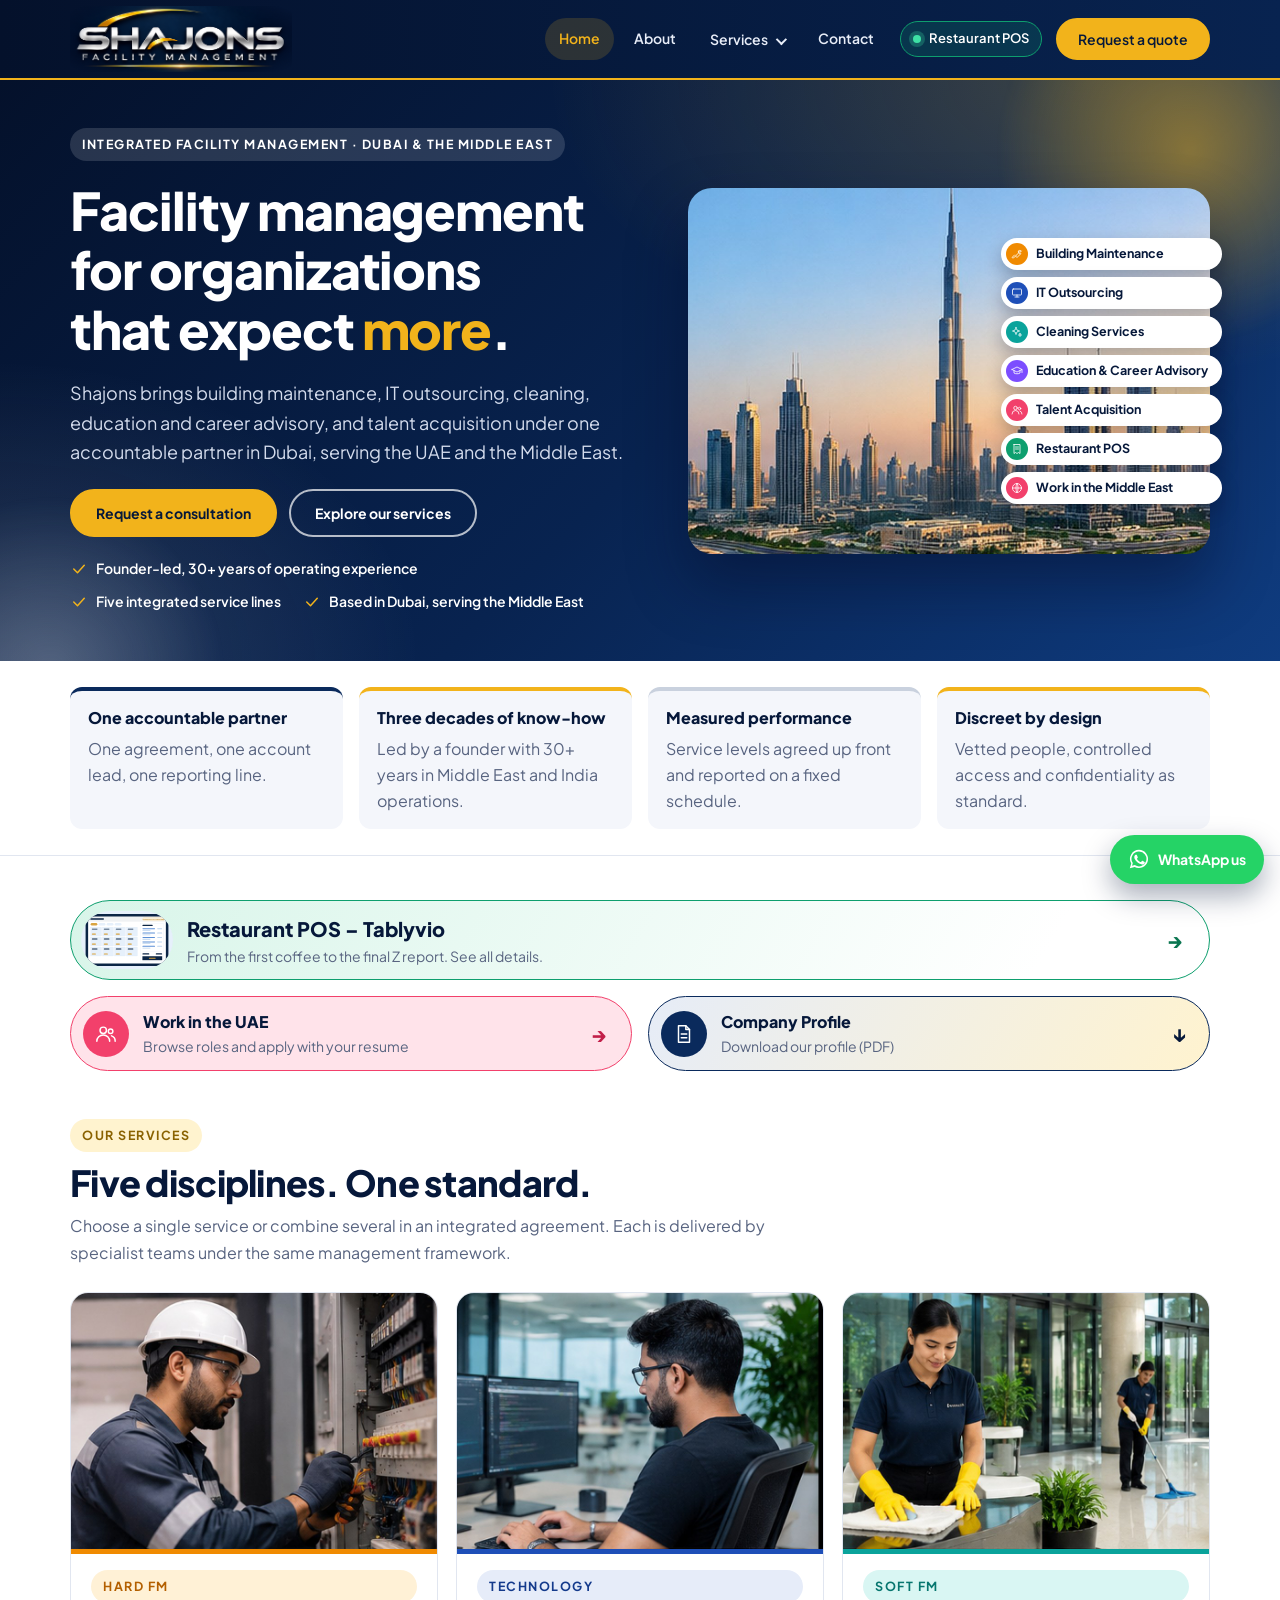
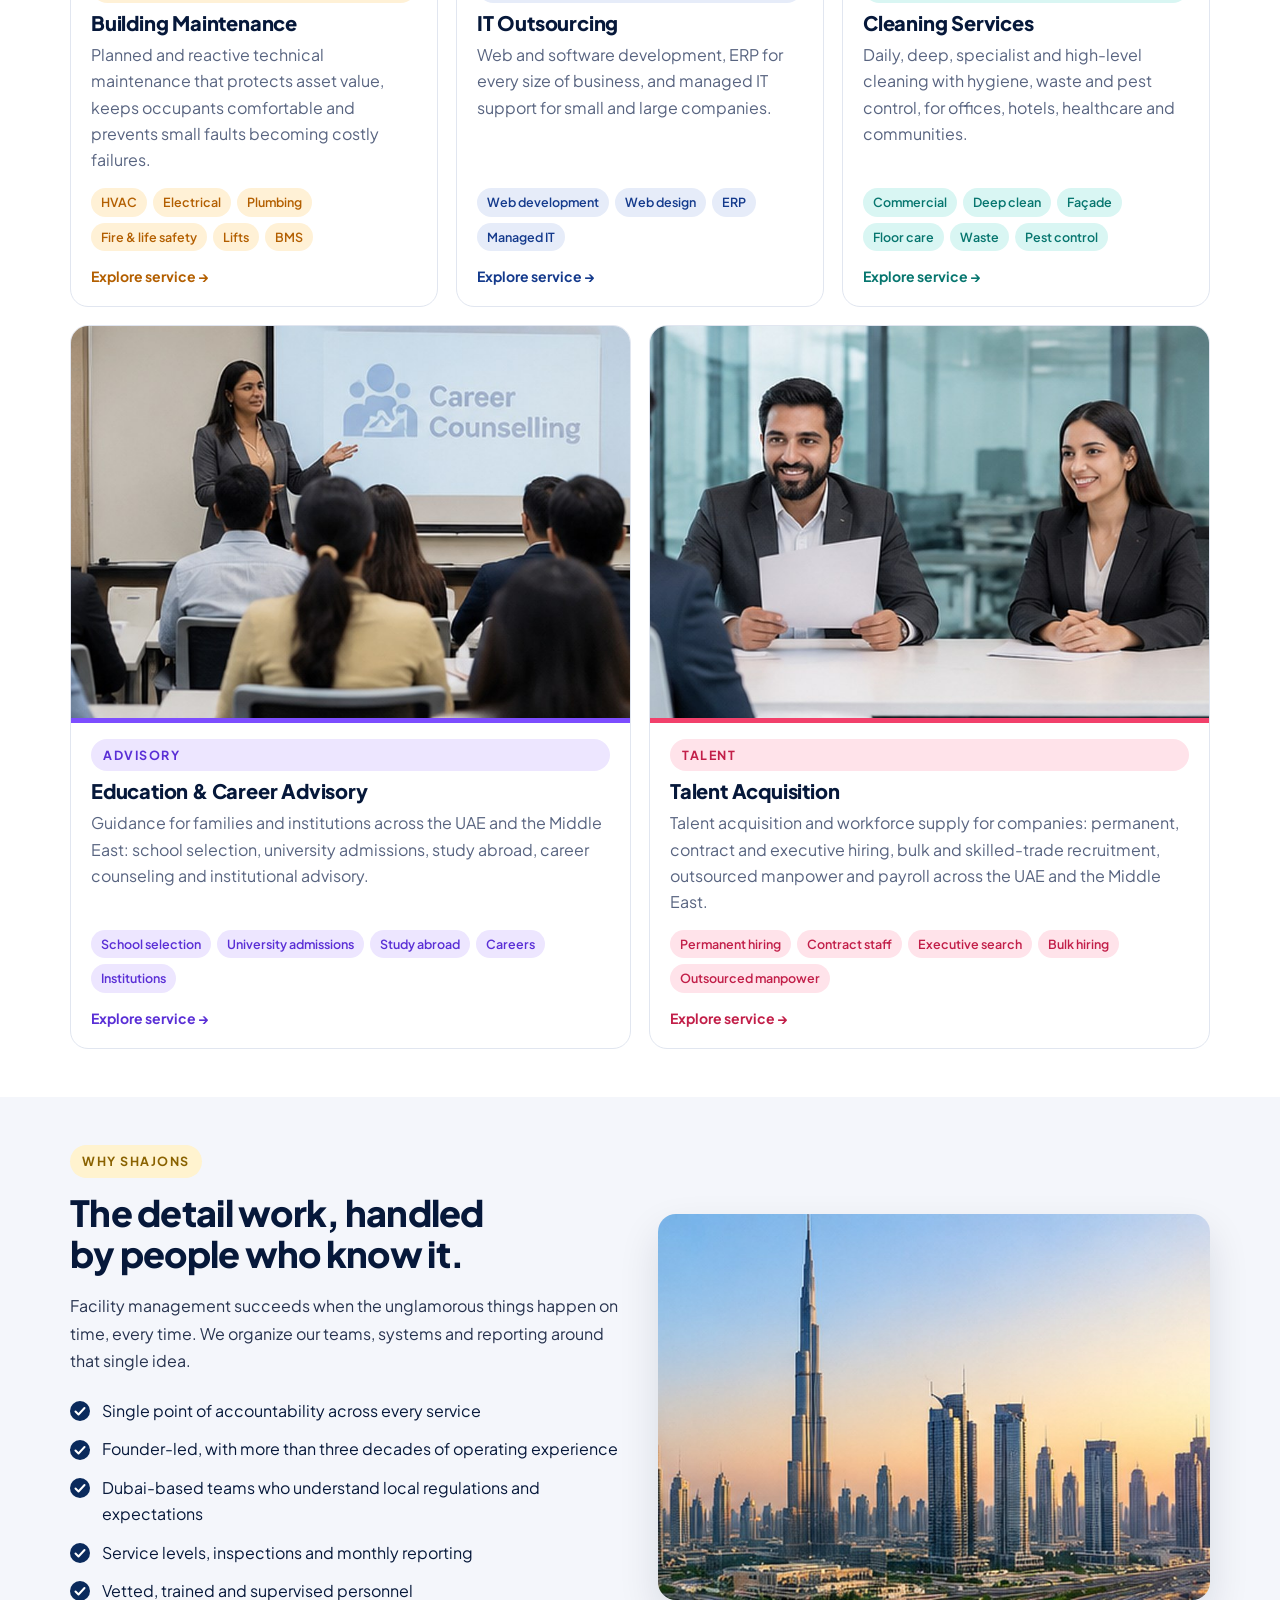
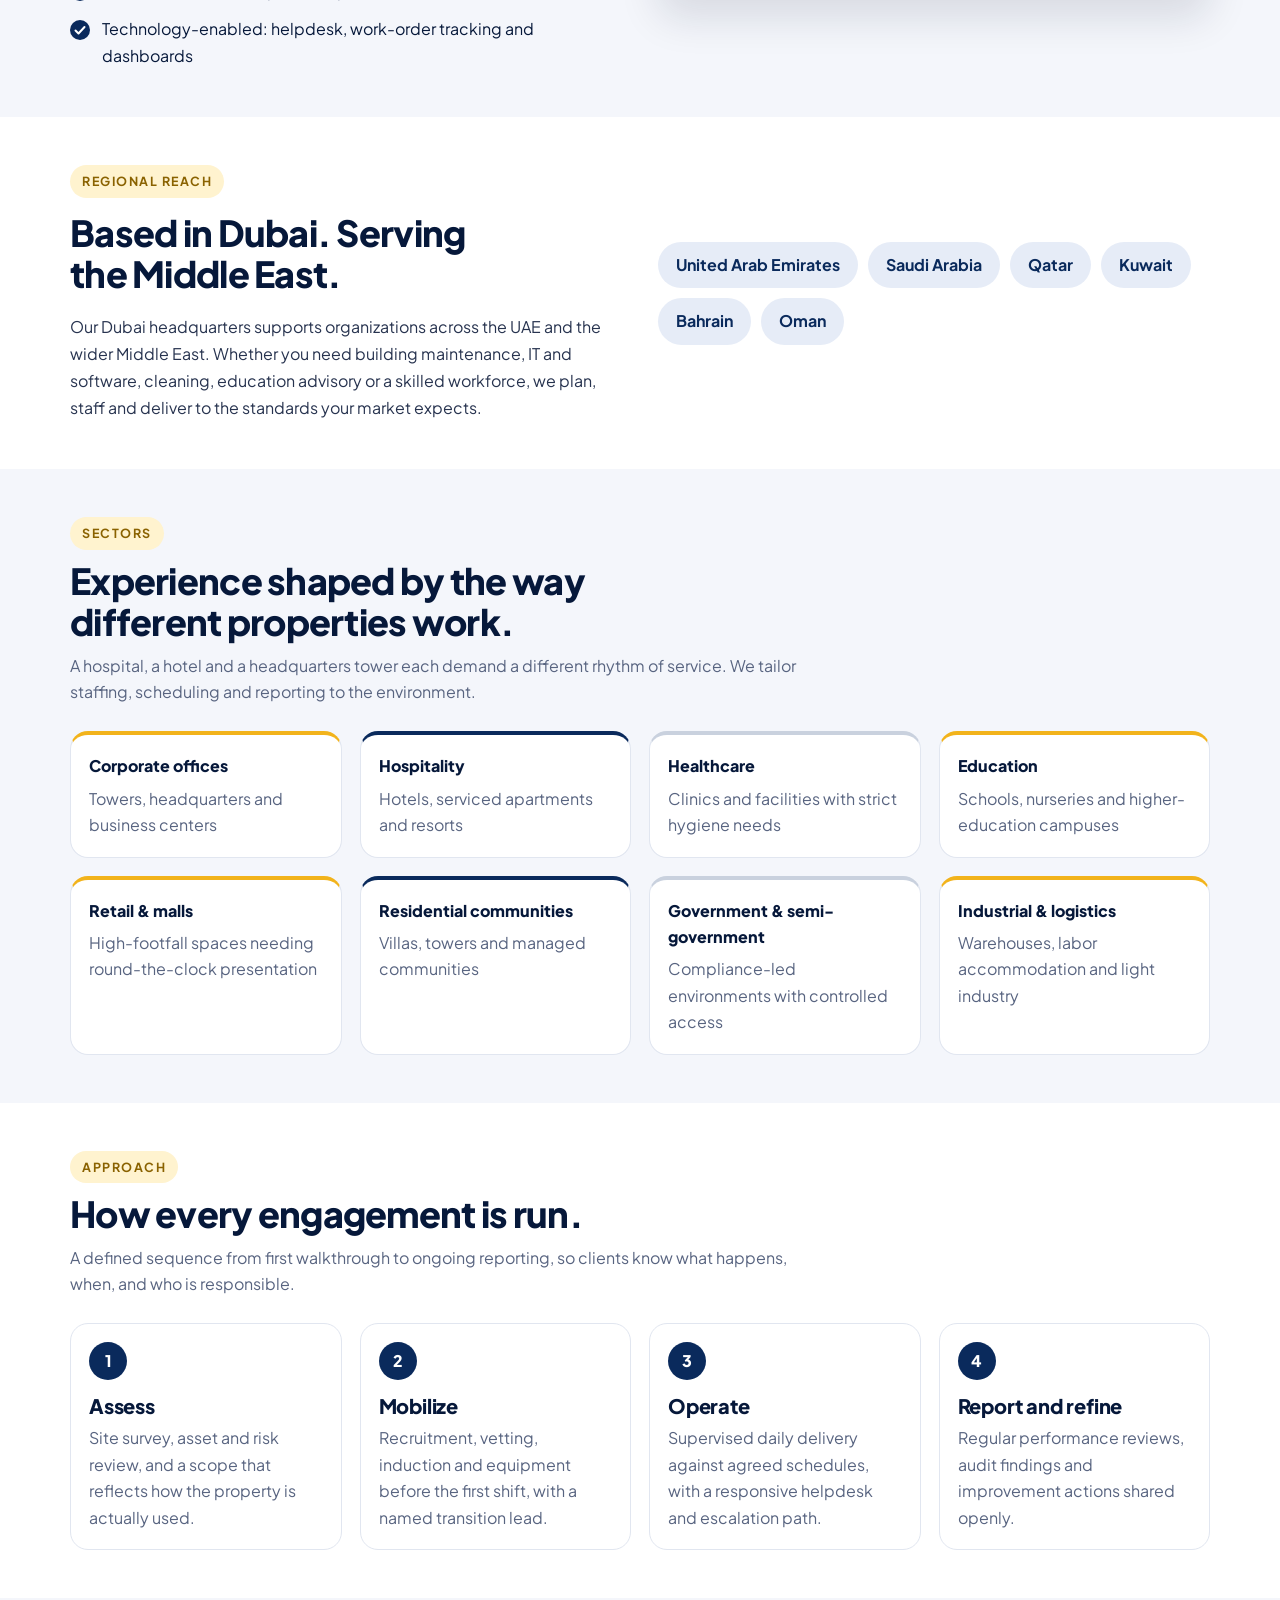
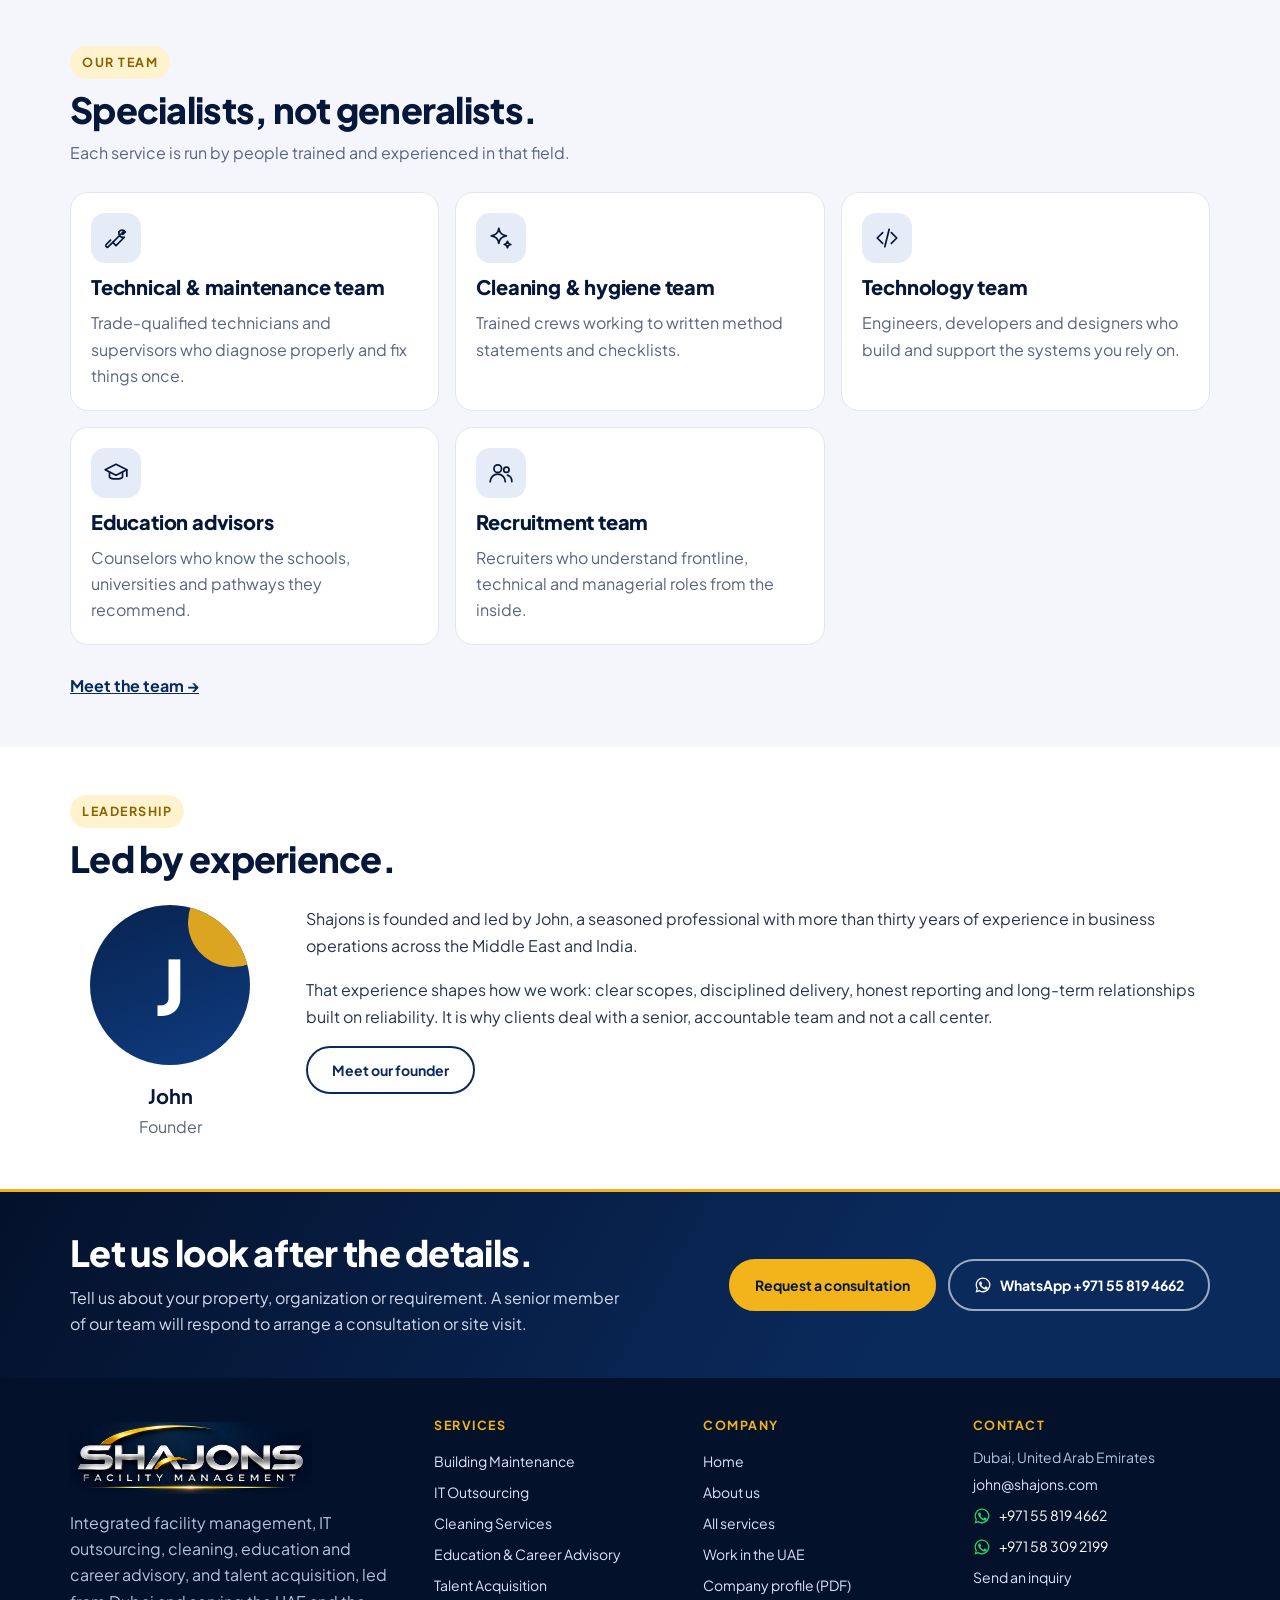
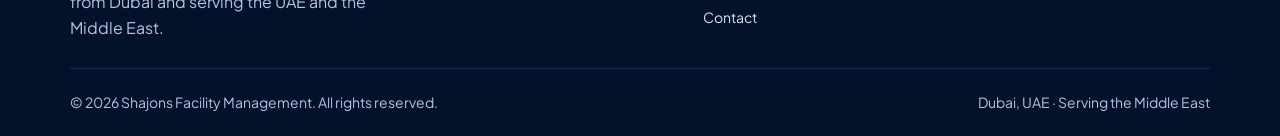
<file: index.html>
<!doctype html>
<html lang="en">
<head>
<meta charset="utf-8">
<meta name="viewport" content="width=device-width, initial-scale=1, viewport-fit=cover">
<title>Shajons Facility Management | Dubai, UAE &amp; Middle East</title>
<meta name="description" content="Facility management company in Dubai serving the UAE and the Middle East: building maintenance, IT outsourcing and ERP, commercial cleaning, education and career advisory, and talent acquisition.">
<link rel="canonical" href="https://shajons.com/">
<meta property="og:title" content="Shajons Facility Management | Dubai, UAE &amp; Middle East">
<meta property="og:description" content="Facility management company in Dubai serving the UAE and the Middle East: building maintenance, IT outsourcing and ERP, commercial cleaning, education and career advisory, and talent acquisition.">
<meta property="og:type" content="website">
<meta property="og:url" content="https://shajons.com/">
<meta property="og:site_name" content="Shajons Facility Management">
<meta name="theme-color" content="#06183A">
<link rel="icon" href="img/favicon.png" type="image/png">
<meta property="og:image" content="https://shajons.com/img/og.png">
<link rel="preconnect" href="https://fonts.googleapis.com"><link rel="preconnect" href="https://fonts.gstatic.com" crossorigin>
<link href="https://fonts.googleapis.com/css2?family=Plus+Jakarta+Sans:wght@400;500;600;700;800&display=swap" rel="stylesheet">
<link rel="stylesheet" href="styles.css">
<script type="application/ld+json">{"@context": "https://schema.org", "@type": "ProfessionalService", "name": "Shajons Facility Management", "url": "https://shajons.com", "logo": "https://shajons.com/img/logo.png", "image": "https://shajons.com/img/og.png", "description": "Integrated facility management, IT outsourcing, cleaning, education and career advisory, and talent acquisition from Dubai, serving the UAE and the Middle East.", "telephone": ["+971558194662", "+971583092199"], "email": "john@shajons.com", "address": {"@type": "PostalAddress", "addressLocality": "Dubai", "addressCountry": "AE"}, "areaServed": [{"@type": "Country", "name": "United Arab Emirates"}, {"@type": "Country", "name": "Saudi Arabia"}, {"@type": "Country", "name": "Qatar"}, {"@type": "Country", "name": "Kuwait"}, {"@type": "Country", "name": "Bahrain"}, {"@type": "Country", "name": "Oman"}], "founder": {"@type": "Person", "name": "John"}, "knowsAbout": ["Building Maintenance", "IT Outsourcing", "Cleaning Services", "Education & Career Advisory", "Talent Acquisition"]}</script>
</head>
<body>
<svg xmlns="http://www.w3.org/2000/svg" aria-hidden="true" style="position:absolute;width:0;height:0;overflow:hidden">
<defs>
<symbol id="i-wrench" viewBox="0 0 24 24" fill="none" stroke="currentColor" stroke-width="1.6" stroke-linecap="round" stroke-linejoin="round"><path d="M14.7 6.3a4 4 0 0 0 5 5L12 19l-3-3 7.7-7.7"/><path d="M9 16 5 20a1.4 1.4 0 0 1-2-2l4-4"/><path d="M14.7 6.3a4 4 0 0 1 5-1l-2.4 2.4 1 1 2.4-2.4"/></symbol>
<symbol id="i-fan" viewBox="0 0 24 24" fill="none" stroke="currentColor" stroke-width="1.6" stroke-linecap="round" stroke-linejoin="round"><circle cx="12" cy="12" r="1.8"/><path d="M12 10.2C12 6 10 3 7 3c-2 0-2 3 0 5 1.5 1.4 3.200 2 5 2.200Z"/><path d="M13.800 12C18 12 21 10 21 7c0-2-3-2-5 0-1.400 1.500-2 3.200-2.200 5Z"/><path d="M12 13.800C12 18 14 21 17 21c2 0 2-3 0-5-1.500-1.400-3.200-2-5-2.200Z"/><path d="M10.200 12C6 12 3 14 3 17c0 2 3 2 5 0 1.400-1.500 2-3.200 2.200-5Z"/></symbol>
<symbol id="i-bolt" viewBox="0 0 24 24" fill="none" stroke="currentColor" stroke-width="1.6" stroke-linecap="round" stroke-linejoin="round"><path d="M13 2 4 14h7l-1 8 9-12h-7l1-8Z"/></symbol>
<symbol id="i-drop" viewBox="0 0 24 24" fill="none" stroke="currentColor" stroke-width="1.6" stroke-linecap="round" stroke-linejoin="round"><path d="M12 3s6 6.500 6 11a6 6 0 0 1-12 0c0-4.500 6-11 6-11Z"/><path d="M9.500 15a2.700 2.700 0 0 0 2.500 2"/></symbol>
<symbol id="i-flame" viewBox="0 0 24 24" fill="none" stroke="currentColor" stroke-width="1.6" stroke-linecap="round" stroke-linejoin="round"><path d="M12 3c1 3.500 5 5.500 5 10a5 5 0 0 1-10 0c0-2 1-3.200 2-4 .2 1.500 1 2.200 2 2.500C11 9 11 6 12 3Z"/></symbol>
<symbol id="i-lift" viewBox="0 0 24 24" fill="none" stroke="currentColor" stroke-width="1.6" stroke-linecap="round" stroke-linejoin="round"><rect x="4" y="3" width="16" height="18" rx="1.500"/><path d="M12 3v18"/><path d="m7.500 10 1.500-2 1.500 2M13.500 14l1.500 2 1.500-2"/></symbol>
<symbol id="i-sliders" viewBox="0 0 24 24" fill="none" stroke="currentColor" stroke-width="1.6" stroke-linecap="round" stroke-linejoin="round"><path d="M4 7h9M17 7h3M4 17h3M11 17h9"/><circle cx="15" cy="7" r="2"/><circle cx="9" cy="17" r="2"/></symbol>
<symbol id="i-brush" viewBox="0 0 24 24" fill="none" stroke="currentColor" stroke-width="1.6" stroke-linecap="round" stroke-linejoin="round"><rect x="4" y="3" width="14" height="6" rx="1"/><path d="M18 6h2v5h-8v3"/><rect x="10.500" y="14" width="3" height="7" rx="1"/></symbol>
<symbol id="i-leaf" viewBox="0 0 24 24" fill="none" stroke="currentColor" stroke-width="1.6" stroke-linecap="round" stroke-linejoin="round"><path d="M5 19c0-9 5-14 15-14 0 10-5 15-14 15"/><path d="M5 19c3-5 6-8 10-10"/></symbol>
<symbol id="i-gauge" viewBox="0 0 24 24" fill="none" stroke="currentColor" stroke-width="1.6" stroke-linecap="round" stroke-linejoin="round"><path d="M4 17a8 8 0 1 1 16 0"/><path d="m12 17 4-6"/><circle cx="12" cy="17" r="1"/></symbol>
<symbol id="i-headset" viewBox="0 0 24 24" fill="none" stroke="currentColor" stroke-width="1.6" stroke-linecap="round" stroke-linejoin="round"><path d="M4 14v-2a8 8 0 0 1 16 0v2"/><rect x="3" y="14" width="4" height="6" rx="1.500"/><rect x="17" y="14" width="4" height="6" rx="1.500"/><path d="M19 20c0 1.200-2 2-5 2"/></symbol>
<symbol id="i-monitor" viewBox="0 0 24 24" fill="none" stroke="currentColor" stroke-width="1.6" stroke-linecap="round" stroke-linejoin="round"><rect x="3" y="4" width="18" height="12" rx="1.500"/><path d="M8 20h8M12 16v4"/></symbol>
<symbol id="i-network" viewBox="0 0 24 24" fill="none" stroke="currentColor" stroke-width="1.6" stroke-linecap="round" stroke-linejoin="round"><rect x="9" y="3" width="6" height="5" rx="1"/><rect x="3" y="16" width="6" height="5" rx="1"/><rect x="15" y="16" width="6" height="5" rx="1"/><path d="M12 8v4M6 16v-4h12v4"/></symbol>
<symbol id="i-shield" viewBox="0 0 24 24" fill="none" stroke="currentColor" stroke-width="1.6" stroke-linecap="round" stroke-linejoin="round"><path d="M12 3 5 6v6c0 4.500 3 7.500 7 9 4-1.500 7-4.500 7-9V6l-7-3Z"/><path d="m9 12 2 2 4-4"/></symbol>
<symbol id="i-cloud" viewBox="0 0 24 24" fill="none" stroke="currentColor" stroke-width="1.6" stroke-linecap="round" stroke-linejoin="round"><path d="M7 18a4 4 0 0 1-.5-8A6 6 0 0 1 18 9.500 4.300 4.300 0 0 1 17.500 18H7Z"/></symbol>
<symbol id="i-code" viewBox="0 0 24 24" fill="none" stroke="currentColor" stroke-width="1.6" stroke-linecap="round" stroke-linejoin="round"><path d="m8 7-5 5 5 5M16 7l5 5-5 5M14 4l-4 16"/></symbol>
<symbol id="i-layout" viewBox="0 0 24 24" fill="none" stroke="currentColor" stroke-width="1.6" stroke-linecap="round" stroke-linejoin="round"><rect x="3" y="4" width="18" height="16" rx="1.500"/><path d="M3 9h18M9 9v11"/></symbol>
<symbol id="i-database" viewBox="0 0 24 24" fill="none" stroke="currentColor" stroke-width="1.6" stroke-linecap="round" stroke-linejoin="round"><ellipse cx="12" cy="6" rx="7" ry="3"/><path d="M5 6v6c0 1.700 3.100 3 7 3s7-1.300 7-3V6M5 12v6c0 1.700 3.100 3 7 3s7-1.300 7-3v-6"/></symbol>
<symbol id="i-phone" viewBox="0 0 24 24" fill="none" stroke="currentColor" stroke-width="1.6" stroke-linecap="round" stroke-linejoin="round"><rect x="7" y="2" width="10" height="20" rx="2"/><path d="M11 18h2"/></symbol>
<symbol id="i-receipt" viewBox="0 0 24 24" fill="none" stroke="currentColor" stroke-width="1.6" stroke-linecap="round" stroke-linejoin="round"><path d="M6 3h12v18l-3-2-3 2-3-2-3 2V3Z"/><path d="M9 8h6M9 12h6"/></symbol>
<symbol id="i-sparkle" viewBox="0 0 24 24" fill="none" stroke="currentColor" stroke-width="1.6" stroke-linecap="round" stroke-linejoin="round"><path d="M10 3c.6 4.500 2.500 6.400 7 7-4.500.6-6.400 2.500-7 7-.6-4.500-2.500-6.400-7-7 4.500-.6 6.400-2.500 7-7Z"/><path d="M18 15c.3 2 1 2.700 3 3-2 .3-2.700 1-3 3-.3-2-1-2.700-3-3 2-.3 2.700-1 3-3Z"/></symbol>
<symbol id="i-window" viewBox="0 0 24 24" fill="none" stroke="currentColor" stroke-width="1.6" stroke-linecap="round" stroke-linejoin="round"><rect x="4" y="3" width="16" height="18" rx="1"/><path d="M12 3v18M4 12h16"/></symbol>
<symbol id="i-recycle" viewBox="0 0 24 24" fill="none" stroke="currentColor" stroke-width="1.6" stroke-linecap="round" stroke-linejoin="round"><path d="M4 7h16M9 7V4h6v3M6 7l1 13h10l1-13M10 11v6M14 11v6"/></symbol>
<symbol id="i-bug" viewBox="0 0 24 24" fill="none" stroke="currentColor" stroke-width="1.6" stroke-linecap="round" stroke-linejoin="round"><rect x="8" y="8" width="8" height="12" rx="4"/><path d="M9 8a3 3 0 0 1 6 0M4 11h4M16 11h4M4 18h4M16 18h4M5 5l3 3M19 5l-3 3M12 12v8"/></symbol>
<symbol id="i-building" viewBox="0 0 24 24" fill="none" stroke="currentColor" stroke-width="1.6" stroke-linecap="round" stroke-linejoin="round"><rect x="5" y="3" width="10" height="18" rx="1"/><path d="M15 9h4v12h-4M8 7h4M8 11h4M8 15h4"/></symbol>
<symbol id="i-bed" viewBox="0 0 24 24" fill="none" stroke="currentColor" stroke-width="1.6" stroke-linecap="round" stroke-linejoin="round"><path d="M3 18V6M3 14h18v4M21 14v-2a3 3 0 0 0-3-3h-7v5"/><circle cx="7" cy="11" r="1.500"/></symbol>
<symbol id="i-cross" viewBox="0 0 24 24" fill="none" stroke="currentColor" stroke-width="1.6" stroke-linecap="round" stroke-linejoin="round"><rect x="4" y="4" width="16" height="16" rx="2"/><path d="M12 8v8M8 12h8"/></symbol>
<symbol id="i-cap" viewBox="0 0 24 24" fill="none" stroke="currentColor" stroke-width="1.6" stroke-linecap="round" stroke-linejoin="round"><path d="m2 9 10-5 10 5-10 5L2 9Z"/><path d="M6 11v5c2 2 10 2 12 0v-5M22 9v6"/></symbol>
<symbol id="i-book" viewBox="0 0 24 24" fill="none" stroke="currentColor" stroke-width="1.6" stroke-linecap="round" stroke-linejoin="round"><path d="M4 5a2 2 0 0 1 2-2h13v16H6a2 2 0 0 0-2 2V5Z"/><path d="M4 21h15M9 8h6"/></symbol>
<symbol id="i-globe" viewBox="0 0 24 24" fill="none" stroke="currentColor" stroke-width="1.6" stroke-linecap="round" stroke-linejoin="round"><circle cx="12" cy="12" r="9"/><path d="M3 12h18M12 3c3 3 3 15 0 18M12 3c-3 3-3 15 0 18"/></symbol>
<symbol id="i-compass" viewBox="0 0 24 24" fill="none" stroke="currentColor" stroke-width="1.6" stroke-linecap="round" stroke-linejoin="round"><circle cx="12" cy="12" r="9"/><path d="m15.500 8.500-2 5-5 2 2-5 5-2Z"/></symbol>
<symbol id="i-file" viewBox="0 0 24 24" fill="none" stroke="currentColor" stroke-width="1.6" stroke-linecap="round" stroke-linejoin="round"><path d="M6 3h8l4 4v14H6V3Z"/><path d="M14 3v4h4M9 12h6M9 16h6"/></symbol>
<symbol id="i-user" viewBox="0 0 24 24" fill="none" stroke="currentColor" stroke-width="1.6" stroke-linecap="round" stroke-linejoin="round"><circle cx="12" cy="8" r="4"/><path d="M4 21a8 8 0 0 1 16 0"/></symbol>
<symbol id="i-users" viewBox="0 0 24 24" fill="none" stroke="currentColor" stroke-width="1.6" stroke-linecap="round" stroke-linejoin="round"><circle cx="9" cy="8" r="3.500"/><path d="M2 20a7 7 0 0 1 14 0"/><circle cx="17" cy="9" r="2.500"/><path d="M18 14a6 6 0 0 1 4 6"/></symbol>
<symbol id="i-search" viewBox="0 0 24 24" fill="none" stroke="currentColor" stroke-width="1.6" stroke-linecap="round" stroke-linejoin="round"><circle cx="11" cy="11" r="7"/><path d="m21 21-5-5"/></symbol>
<symbol id="i-briefcase" viewBox="0 0 24 24" fill="none" stroke="currentColor" stroke-width="1.6" stroke-linecap="round" stroke-linejoin="round"><rect x="3" y="7" width="18" height="13" rx="1.500"/><path d="M9 7V4h6v3M3 13h18"/></symbol>
<symbol id="i-clock" viewBox="0 0 24 24" fill="none" stroke="currentColor" stroke-width="1.6" stroke-linecap="round" stroke-linejoin="round"><circle cx="12" cy="12" r="9"/><path d="M12 7v5l3 2"/></symbol>
<symbol id="i-wallet" viewBox="0 0 24 24" fill="none" stroke="currentColor" stroke-width="1.6" stroke-linecap="round" stroke-linejoin="round"><path d="M4 7a2 2 0 0 1 2-2h12v4M4 7v11a2 2 0 0 0 2 2h14V9H6a2 2 0 0 1-2-2Z"/><circle cx="16.500" cy="14.500" r="1"/></symbol>
<symbol id="i-badge" viewBox="0 0 24 24" fill="none" stroke="currentColor" stroke-width="1.6" stroke-linecap="round" stroke-linejoin="round"><circle cx="12" cy="9" r="6"/><path d="m8.500 14-1.500 7 5-3 5 3-1.500-7"/></symbol>
<symbol id="i-check" viewBox="0 0 24 24" fill="none" stroke="currentColor" stroke-width="2" stroke-linecap="round" stroke-linejoin="round"><path d="m5 12 5 5 9-10"/></symbol>
<symbol id="i-chart" viewBox="0 0 24 24" fill="none" stroke="currentColor" stroke-width="1.6" stroke-linecap="round" stroke-linejoin="round"><path d="M4 20V4M4 20h16"/><path d="M8 16v-4M12 16V8M16 16v-6"/></symbol>
<symbol id="i-kitchen" viewBox="0 0 24 24" fill="none" stroke="currentColor" stroke-width="1.6" stroke-linecap="round" stroke-linejoin="round"><path d="M6 14a4 4 0 0 1-1-7.800A5 5 0 0 1 15 5a4 4 0 0 1 3 7.200V14H6Z"/><path d="M6 14v6h12v-6"/></symbol>
<symbol id="i-layers" viewBox="0 0 24 24" fill="none" stroke="currentColor" stroke-width="1.6" stroke-linecap="round" stroke-linejoin="round"><path d="m12 3 9 5-9 5-9-5 9-5Z"/><path d="m3 13 9 5 9-5"/></symbol>
</defs>
<symbol id="i-whatsapp" viewBox="0 0 24 24"><path fill="currentColor" d="M12.04 2a9.9 9.9 0 0 0-8.5 14.9L2 22l5.25-1.38A9.9 9.9 0 1 0 12.04 2zm0 1.8a8.1 8.1 0 1 1-4.2 15.04l-.3-.18-3.1.82.83-3.02-.2-.31A8.1 8.1 0 0 1 12.04 3.8zM8.6 7.4c-.2 0-.5.07-.75.35-.26.28-.98.96-.98 2.34s1 2.7 1.14 2.88c.14.19 1.95 3.1 4.8 4.22 2.37.93 2.85.75 3.37.7.52-.05 1.66-.68 1.9-1.33.23-.65.23-1.2.16-1.33-.07-.12-.26-.19-.54-.33-.28-.14-1.66-.82-1.92-.91-.26-.1-.45-.14-.63.14-.19.28-.72.91-.88 1.1-.16.18-.33.2-.6.07-.28-.14-1.19-.44-2.26-1.4-.84-.75-1.4-1.67-1.57-1.95-.16-.28-.02-.43.12-.57.13-.12.28-.33.42-.5.14-.16.19-.28.28-.47.1-.19.05-.35-.02-.5-.07-.14-.62-1.52-.86-2.08-.22-.54-.45-.47-.63-.48h-.54z"/></symbol></svg>

<a class="skip" href="#main">Skip to content</a>
<header class="top"><div class="wrap"><a class="brand" href="index.html" aria-label="Shajons Facility Management home"><img src="img/logo.png" alt="Shajons Facility Management" width="960" height="286"></a><button class="menu" id="menu" aria-expanded="false" aria-controls="nav" type="button">Menu</button><nav class="links" id="nav" aria-label="Primary"><a href="index.html" aria-current="page">Home</a><a href="about.html">About</a><div class="dd"><a href="services.html">Services</a><div class="dd-menu"><a href="building-maintenance.html">Building Maintenance</a><a href="it-outsourcing.html">IT Outsourcing</a><a href="cleaning-services.html">Cleaning Services</a><a href="education-advisory.html">Education &amp; Career Advisory</a><a href="recruitment-services.html">Talent Acquisition</a></div></div><a href="contact.html">Contact</a><a class="pos-pill" href="restaurant-pos-tablyvio.html"><span class="pos-dot"></span>Restaurant POS</a><a class="btn" href="contact.html">Request a quote</a></nav></div></header>
<main id="main" class="">

<div class="hero"><div class="wrap"><div>
<div class="eyebrow">Integrated Facility Management &middot; Dubai &amp; the Middle East</div>
<h1>Facility management for organizations that expect <em>more</em>.</h1>
<p class="lede">Shajons brings building maintenance, IT outsourcing, cleaning, education and career advisory, and talent acquisition under one accountable partner in Dubai, serving the UAE and the Middle East.</p>
<div class="cta"><a class="btn" href="contact.html">Request a consultation</a><a class="btn line" href="services.html">Explore our services</a></div>
<div class="proof"><span><svg aria-hidden="true" focusable="false"><use href="#i-check"/></svg>Founder-led, 30+ years of operating experience</span><span><svg aria-hidden="true" focusable="false"><use href="#i-check"/></svg>Five integrated service lines</span><span><svg aria-hidden="true" focusable="false"><use href="#i-check"/></svg>Based in Dubai, serving the Middle East</span></div></div>
<figure><img src="img/home.jpg" alt="Dubai skyline with the Burj Khalifa at sunset" width="800" height="560"><div class="svc-stack" aria-label="Our services"><a class="s-maintenance" href="building-maintenance.html"><i><svg aria-hidden="true" focusable="false"><use href="#i-wrench"/></svg></i>Building Maintenance</a><a class="s-it" href="it-outsourcing.html"><i><svg aria-hidden="true" focusable="false"><use href="#i-monitor"/></svg></i>IT Outsourcing</a><a class="s-cleaning" href="cleaning-services.html"><i><svg aria-hidden="true" focusable="false"><use href="#i-sparkle"/></svg></i>Cleaning Services</a><a class="s-education" href="education-advisory.html"><i><svg aria-hidden="true" focusable="false"><use href="#i-cap"/></svg></i>Education &amp; Career Advisory</a><a class="s-recruitment" href="recruitment-services.html"><i><svg aria-hidden="true" focusable="false"><use href="#i-users"/></svg></i>Talent Acquisition</a><a class="s-tablyvio" href="restaurant-pos-tablyvio.html"><i><svg aria-hidden="true" focusable="false"><use href="#i-receipt"/></svg></i>Restaurant POS</a><a class="s-recruitment" href="work-in-uae.html"><i><svg aria-hidden="true" focusable="false"><use href="#i-globe"/></svg></i>Work in the Middle East</a></div></figure></div></div>
<div class="strip"><div class="wrap">
<div class="c"><b>One accountable partner</b><span>One agreement, one account lead, one reporting line.</span></div>
<div class="c"><b>Three decades of know-how</b><span>Led by a founder with 30+ years in Middle East and India operations.</span></div>
<div class="c"><b>Measured performance</b><span>Service levels agreed up front and reported on a fixed schedule.</span></div>
<div class="c"><b>Discreet by design</b><span>Vetted people, controlled access and confidentiality as standard.</span></div></div></div>
<div class="promo-wrap"><div class="wrap">
<div class="pill-row"><a class="pill pill-pos s-tablyvio" href="restaurant-pos-tablyvio.html"><span class="pill-img"><img src="img/tablyvio-billing.svg" data-remote="https://tablyvio.com/assets/img/order.webp" data-remote2="https://www.tablyvio.com/assets/img/order.webp" alt="Tablyvio restaurant POS order screen" width="800" height="500" ></span><span><b>Restaurant POS &ndash; Tablyvio</b><small>From the first coffee to the final Z report. See all details.</small></span><em>&rarr;</em></a>
<a class="pill s-recruitment" href="work-in-uae.html"><i><svg aria-hidden="true" focusable="false"><use href="#i-users"/></svg></i><span><b>Work in the UAE</b><small>Browse roles and apply with your resume</small></span><em>&rarr;</em></a>
<a class="pill pill-profile" href="Shajons-Company-Profile.pdf" download><i><svg aria-hidden="true" focusable="false"><use href="#i-file"/></svg></i><span><b>Company Profile</b><small>Download our profile (PDF)</small></span><em>&darr;</em></a></div></div></div>
<section><div class="wrap"><div class="sec-head"><div class="eyebrow">Our services</div><h2>Five disciplines. One standard.</h2><p>Choose a single service or combine several in an integrated agreement. Each is delivered by specialist teams under the same management framework.</p></div><div class="svc-grid"><a class="svc-card s-maintenance" href="building-maintenance.html"><img src="img/maintenance.jpg" alt="" width="800" height="560" loading="lazy"><div class="body"><div class="eyebrow">Hard FM</div><h3>Building Maintenance</h3><p>Planned and reactive technical maintenance that protects asset value, keeps occupants comfortable and prevents small faults becoming costly failures.</p><div class="tags"><span>HVAC</span><span>Electrical</span><span>Plumbing</span><span>Fire &amp; life safety</span><span>Lifts</span><span>BMS</span></div><span class="more">Explore service &rarr;</span></div></a><a class="svc-card s-it" href="it-outsourcing.html"><img src="img/it.jpg" alt="" width="800" height="560" loading="lazy"><div class="body"><div class="eyebrow">Technology</div><h3>IT Outsourcing</h3><p>Web and software development, ERP for every size of business, and managed IT support for small and large companies.</p><div class="tags"><span>Web development</span><span>Web design</span><span>ERP</span><span>Managed IT</span></div><span class="more">Explore service &rarr;</span></div></a><a class="svc-card s-cleaning" href="cleaning-services.html"><img src="img/cleaning.jpg" alt="" width="800" height="560" loading="lazy"><div class="body"><div class="eyebrow">Soft FM</div><h3>Cleaning Services</h3><p>Daily, deep, specialist and high-level cleaning with hygiene, waste and pest control, for offices, hotels, healthcare and communities.</p><div class="tags"><span>Commercial</span><span>Deep clean</span><span>Façade</span><span>Floor care</span><span>Waste</span><span>Pest control</span></div><span class="more">Explore service &rarr;</span></div></a><a class="svc-card s-education" href="education-advisory.html"><img src="img/education.jpg" alt="" width="800" height="560" loading="lazy"><div class="body"><div class="eyebrow">Advisory</div><h3>Education &amp; Career Advisory</h3><p>Guidance for families and institutions across the UAE and the Middle East: school selection, university admissions, study abroad, career counseling and institutional advisory.</p><div class="tags"><span>School selection</span><span>University admissions</span><span>Study abroad</span><span>Careers</span><span>Institutions</span></div><span class="more">Explore service &rarr;</span></div></a><a class="svc-card s-recruitment" href="recruitment-services.html"><img src="img/recruitment.jpg" alt="" width="800" height="560" loading="lazy"><div class="body"><div class="eyebrow">Talent</div><h3>Talent Acquisition</h3><p>Talent acquisition and workforce supply for companies: permanent, contract and executive hiring, bulk and skilled-trade recruitment, outsourced manpower and payroll across the UAE and the Middle East.</p><div class="tags"><span>Permanent hiring</span><span>Contract staff</span><span>Executive search</span><span>Bulk hiring</span><span>Outsourced manpower</span></div><span class="more">Explore service &rarr;</span></div></a></div></div></section>
<section class="alt"><div class="wrap two center"><div>
<div class="eyebrow">Why Shajons</div><h2>The detail work, handled by people who know it.</h2>
<div class="prose mb"><p>Facility management succeeds when the unglamorous things happen on time, every time. We organize our teams, systems and reporting around that single idea.</p></div>
<ul class="checks"><li>Single point of accountability across every service</li><li>Founder-led, with more than three decades of operating experience</li><li>Dubai-based teams who understand local regulations and expectations</li><li>Service levels, inspections and monthly reporting</li><li>Vetted, trained and supervised personnel</li><li>Technology-enabled: helpdesk, work-order tracking and dashboards</li></ul>
</div><figure class="pic"><img src="img/about.jpg" alt="Illustration linking the UAE and India above a skyline" width="800" height="560" loading="lazy"></figure></div></section>
<section class="region"><div class="wrap two center"><div><div class="eyebrow">Regional reach</div><h2>Based in Dubai. Serving the Middle East.</h2>
<div class="prose"><p>Our Dubai headquarters supports organizations across the UAE and the wider Middle East. Whether you need building maintenance, IT and software, cleaning, education advisory or a skilled workforce, we plan, staff and deliver to the standards your market expects.</p></div></div>
<div class="chips big"><span>United Arab Emirates</span><span>Saudi Arabia</span><span>Qatar</span><span>Kuwait</span><span>Bahrain</span><span>Oman</span></div></div></section>
<section class="alt"><div class="wrap"><div class="sec-head"><div class="eyebrow">Sectors</div><h2>Experience shaped by the way different properties work.</h2><p>A hospital, a hotel and a headquarters tower each demand a different rhythm of service. We tailor staffing, scheduling and reporting to the environment.</p></div><div class="tiles"><div><b>Corporate offices</b><span>Towers, headquarters and business centers</span></div><div><b>Hospitality</b><span>Hotels, serviced apartments and resorts</span></div><div><b>Healthcare</b><span>Clinics and facilities with strict hygiene needs</span></div><div><b>Education</b><span>Schools, nurseries and higher-education campuses</span></div><div><b>Retail &amp; malls</b><span>High-footfall spaces needing round-the-clock presentation</span></div><div><b>Residential communities</b><span>Villas, towers and managed communities</span></div><div><b>Government &amp; semi-government</b><span>Compliance-led environments with controlled access</span></div><div><b>Industrial &amp; logistics</b><span>Warehouses, labor accommodation and light industry</span></div></div></div></section>
<section><div class="wrap"><div class="sec-head"><div class="eyebrow">Approach</div><h2>How every engagement is run.</h2><p>A defined sequence from first walkthrough to ongoing reporting, so clients know what happens, when, and who is responsible.</p></div><ol class="steps"><li><h3>Assess</h3><p>Site survey, asset and risk review, and a scope that reflects how the property is actually used.</p></li><li><h3>Mobilize</h3><p>Recruitment, vetting, induction and equipment before the first shift, with a named transition lead.</p></li><li><h3>Operate</h3><p>Supervised daily delivery against agreed schedules, with a responsive helpdesk and escalation path.</p></li><li><h3>Report and refine</h3><p>Regular performance reviews, audit findings and improvement actions shared openly.</p></li></ol></div></section>
<section class="alt"><div class="wrap"><div class="sec-head"><div class="eyebrow">Our team</div><h2>Specialists, not generalists.</h2><p>Each service is run by people trained and experienced in that field.</p></div><div class="cat-grid team"><article class="cat"><div class="ico"><svg aria-hidden="true" focusable="false"><use href="#i-wrench"/></svg></div><h3>Technical &amp; maintenance team</h3><p>Trade-qualified technicians and supervisors who diagnose properly and fix things once.</p></article><article class="cat"><div class="ico"><svg aria-hidden="true" focusable="false"><use href="#i-sparkle"/></svg></div><h3>Cleaning &amp; hygiene team</h3><p>Trained crews working to written method statements and checklists.</p></article><article class="cat"><div class="ico"><svg aria-hidden="true" focusable="false"><use href="#i-code"/></svg></div><h3>Technology team</h3><p>Engineers, developers and designers who build and support the systems you rely on.</p></article><article class="cat"><div class="ico"><svg aria-hidden="true" focusable="false"><use href="#i-cap"/></svg></div><h3>Education advisors</h3><p>Counselors who know the schools, universities and pathways they recommend.</p></article><article class="cat"><div class="ico"><svg aria-hidden="true" focusable="false"><use href="#i-users"/></svg></div><h3>Recruitment team</h3><p>Recruiters who understand frontline, technical and managerial roles from the inside.</p></article></div><p class="more-link"><a href="about.html#team">Meet the team &rarr;</a></p></div></section>
<section><div class="wrap"><div class="sec-head"><div class="eyebrow">Leadership</div><h2>Led by experience.</h2></div><div class="founder"><div class="who"><div class="portrait" role="img" aria-label="Founder portrait placeholder"><span class="mono">J</span></div><b>John</b><span>Founder</span></div><div class="prose"><p>Shajons is founded and led by John, a seasoned professional with more than thirty years of experience in business operations across the Middle East and India.</p><p>That experience shapes how we work: clear scopes, disciplined delivery, honest reporting and long-term relationships built on reliability. It is why clients deal with a senior, accountable team and not a call center.</p><div><a class="btn line" href="about.html">Meet our founder</a></div></div></div></div></section>
<div class="ctaband"><div class="wrap"><div><h2>Let us look after the details.</h2><p>Tell us about your property, organization or requirement. A senior member of our team will respond to arrange a consultation or site visit.</p></div><div class="cta-r"><a class="btn gold" href="contact.html">Request a consultation</a><a class="btn light" href="https://wa.me/971558194662?text=Hello%20Shajons%2C%20I%20would%20like%20to%20make%20an%20inquiry." target="_blank" rel="noopener"><svg aria-hidden="true" focusable="false"><use href="#i-whatsapp"/></svg><span>WhatsApp +971 55 819 4662</span></a></div></div></div>
</main>
<footer><div class="wrap"><div class="cols"><div class="about"><a class="brand" href="index.html"><img src="img/logo.png" alt="Shajons Facility Management" width="960" height="286"></a><p>Integrated facility management, IT outsourcing, cleaning, education and career advisory, and talent acquisition, led from Dubai and serving the UAE and the Middle East.</p></div><div><h4>Services</h4><a href="building-maintenance.html">Building Maintenance</a><a href="it-outsourcing.html">IT Outsourcing</a><a href="cleaning-services.html">Cleaning Services</a><a href="education-advisory.html">Education &amp; Career Advisory</a><a href="recruitment-services.html">Talent Acquisition</a></div><div><h4>Company</h4><a href="index.html">Home</a><a href="about.html">About us</a><a href="services.html">All services</a><a href="work-in-uae.html">Work in the UAE</a><a href="Shajons-Company-Profile.pdf" download>Company profile (PDF)</a><a href="contact.html">Contact</a></div><div><h4>Contact</h4><span>Dubai, United Arab Emirates</span><a href="mailto:john@shajons.com">john@shajons.com</a><a class="wa-link" href="https://wa.me/971558194662?text=Hello%20Shajons%2C%20I%20would%20like%20to%20make%20an%20inquiry." target="_blank" rel="noopener"><svg aria-hidden="true" focusable="false"><use href="#i-whatsapp"/></svg><span>+971 55 819 4662</span></a><a class="wa-link" href="https://wa.me/971583092199?text=Hello%20Shajons%2C%20I%20would%20like%20to%20make%20an%20inquiry." target="_blank" rel="noopener"><svg aria-hidden="true" focusable="false"><use href="#i-whatsapp"/></svg><span>+971 58 309 2199</span></a><a href="contact.html">Send an inquiry</a></div></div><div class="legal"><span>&copy; <span id="yr">2026</span> Shajons Facility Management. All rights reserved.</span><span>Dubai, UAE &middot; Serving the Middle East</span></div></div></footer>
<a class="fab" href="https://wa.me/971558194662?text=Hello%20Shajons%2C%20I%20would%20like%20to%20make%20an%20inquiry." target="_blank" rel="noopener"><svg aria-hidden="true" focusable="false"><use href="#i-whatsapp"/></svg><span>WhatsApp us</span></a>
<script src="site.js"></script>
</body>
</html>
</file>
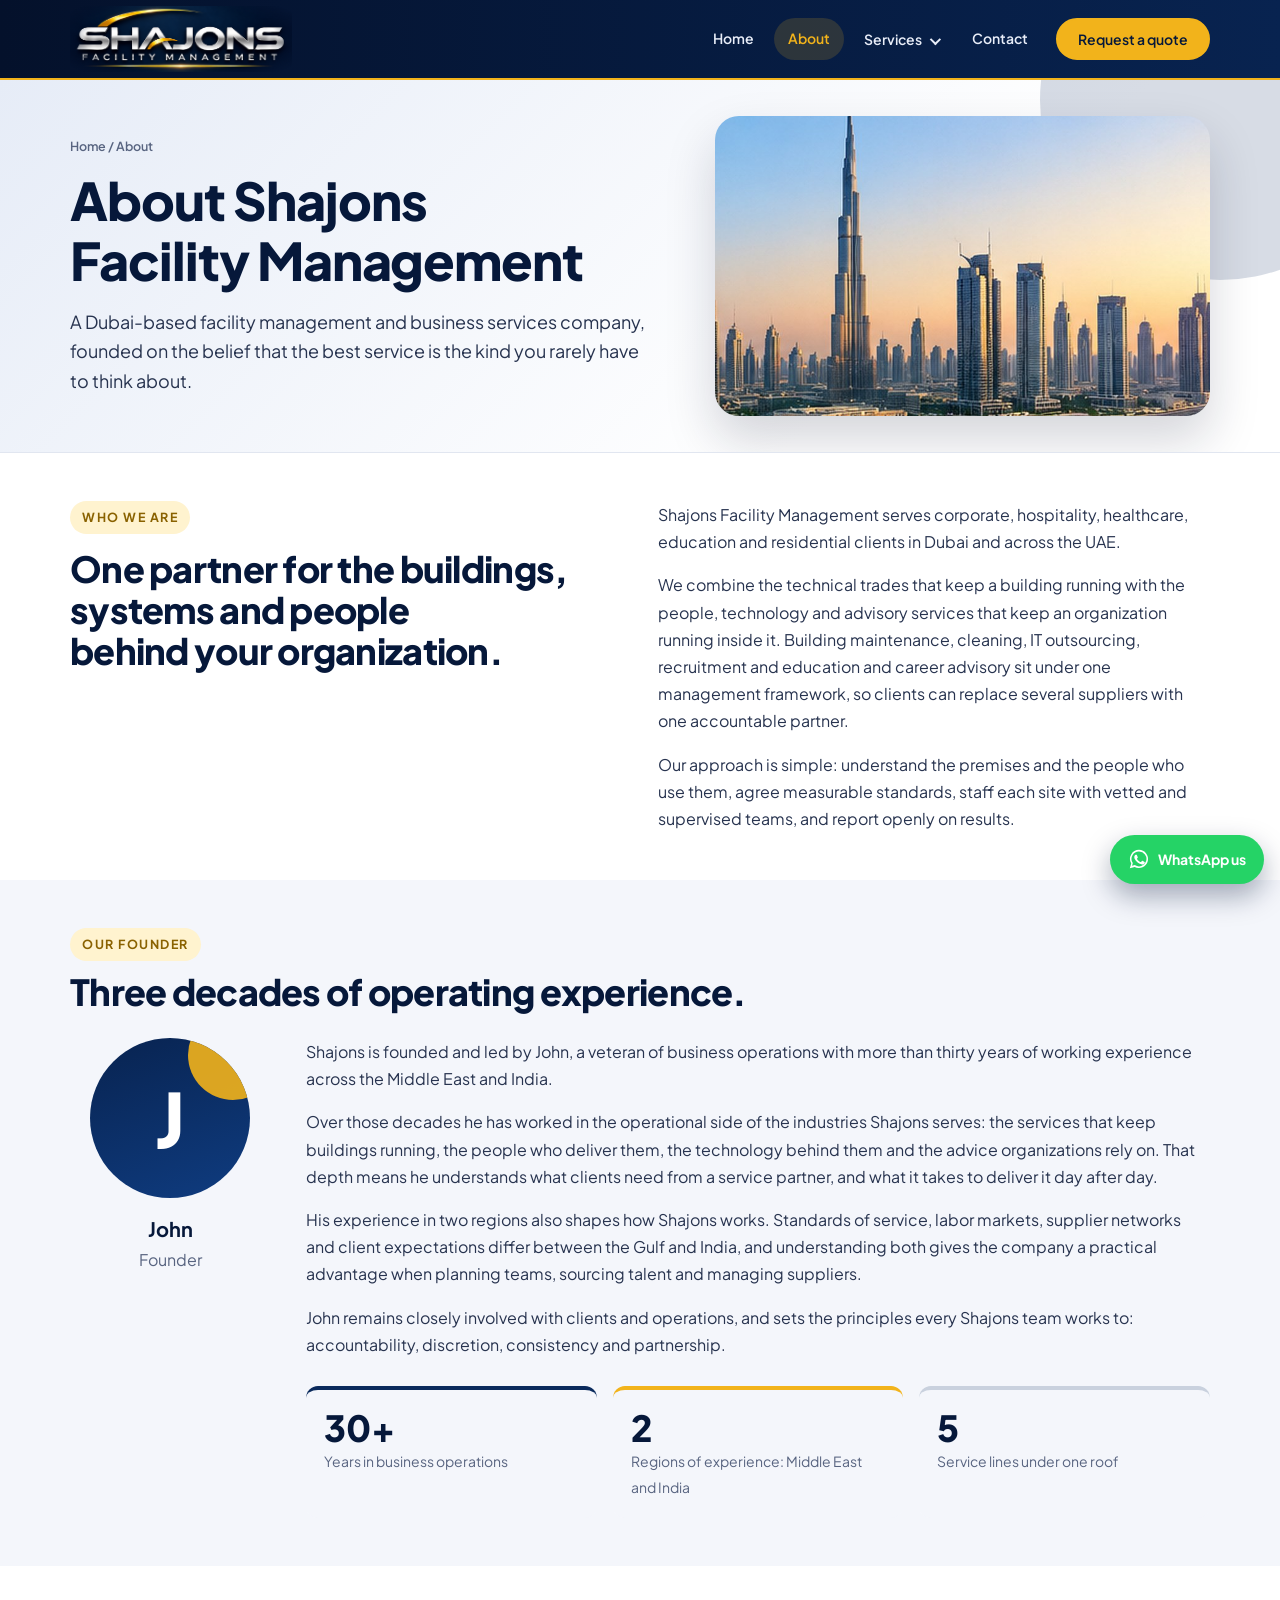
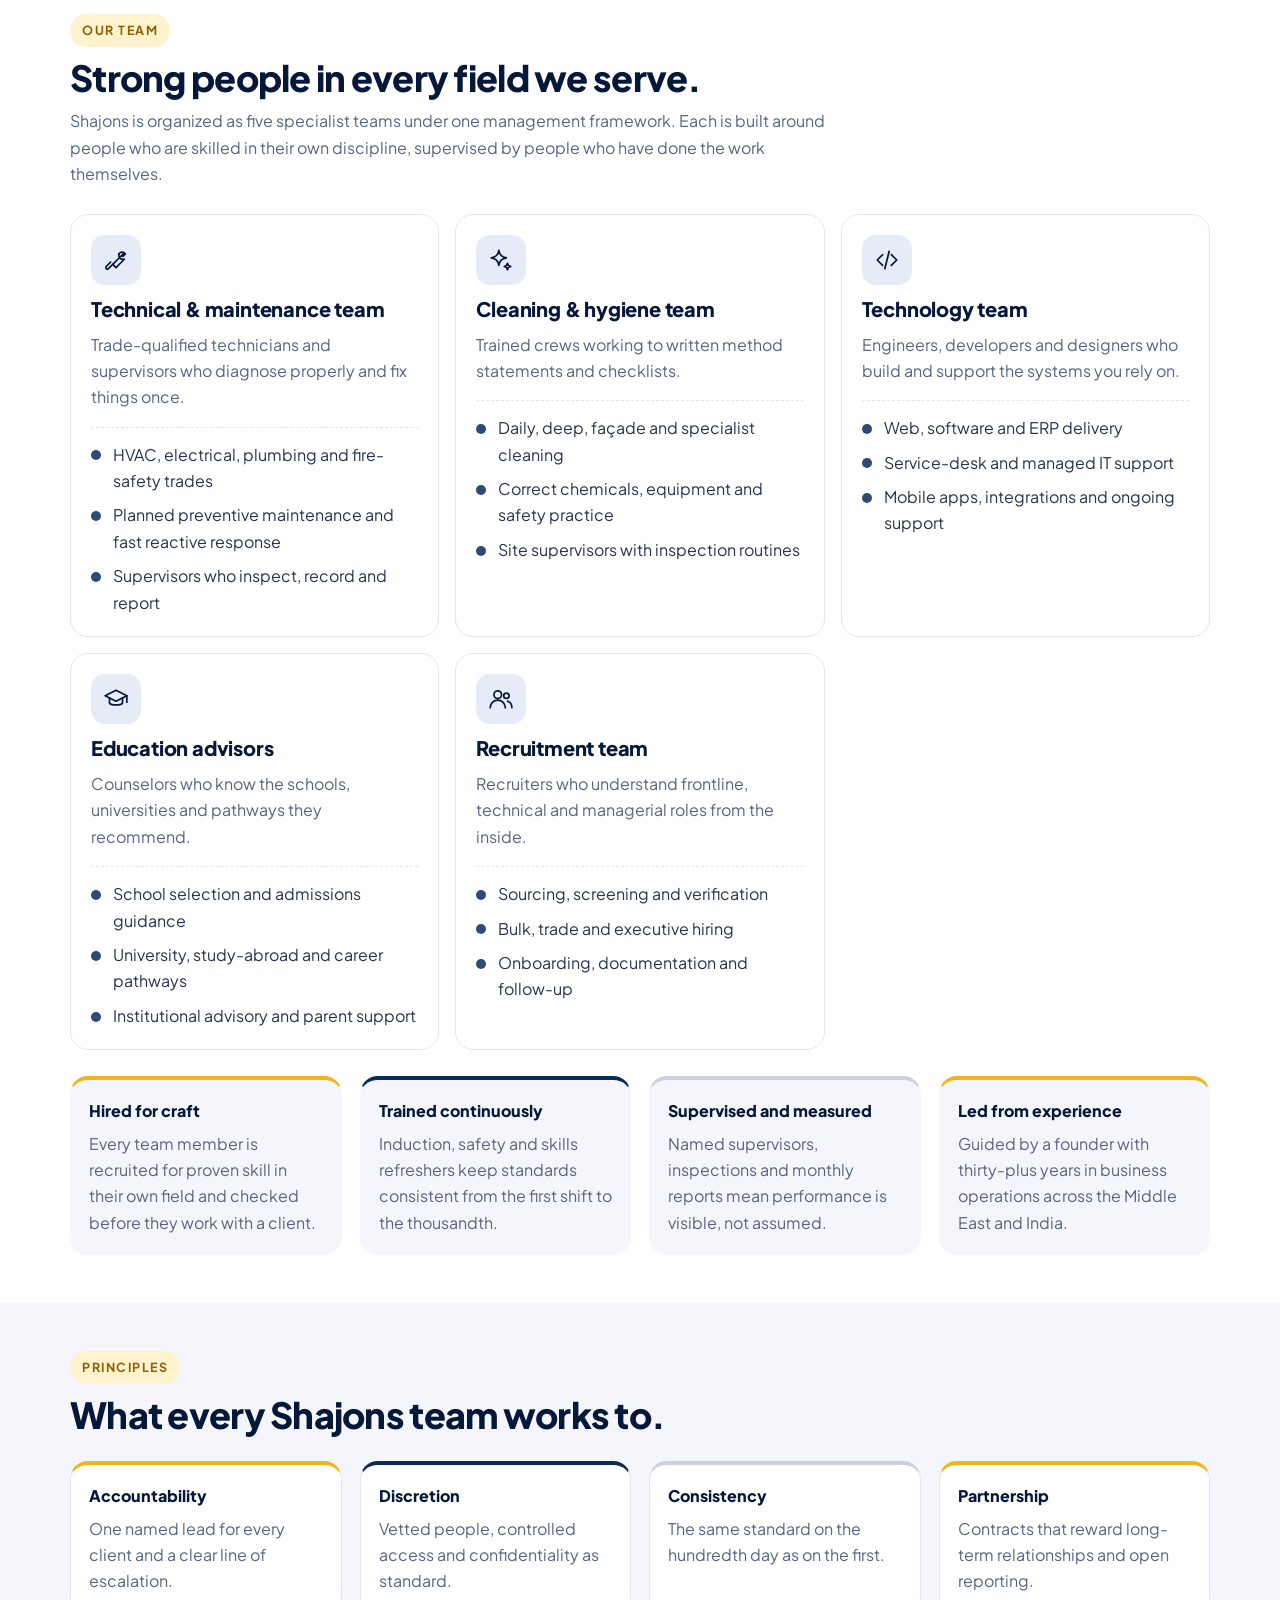
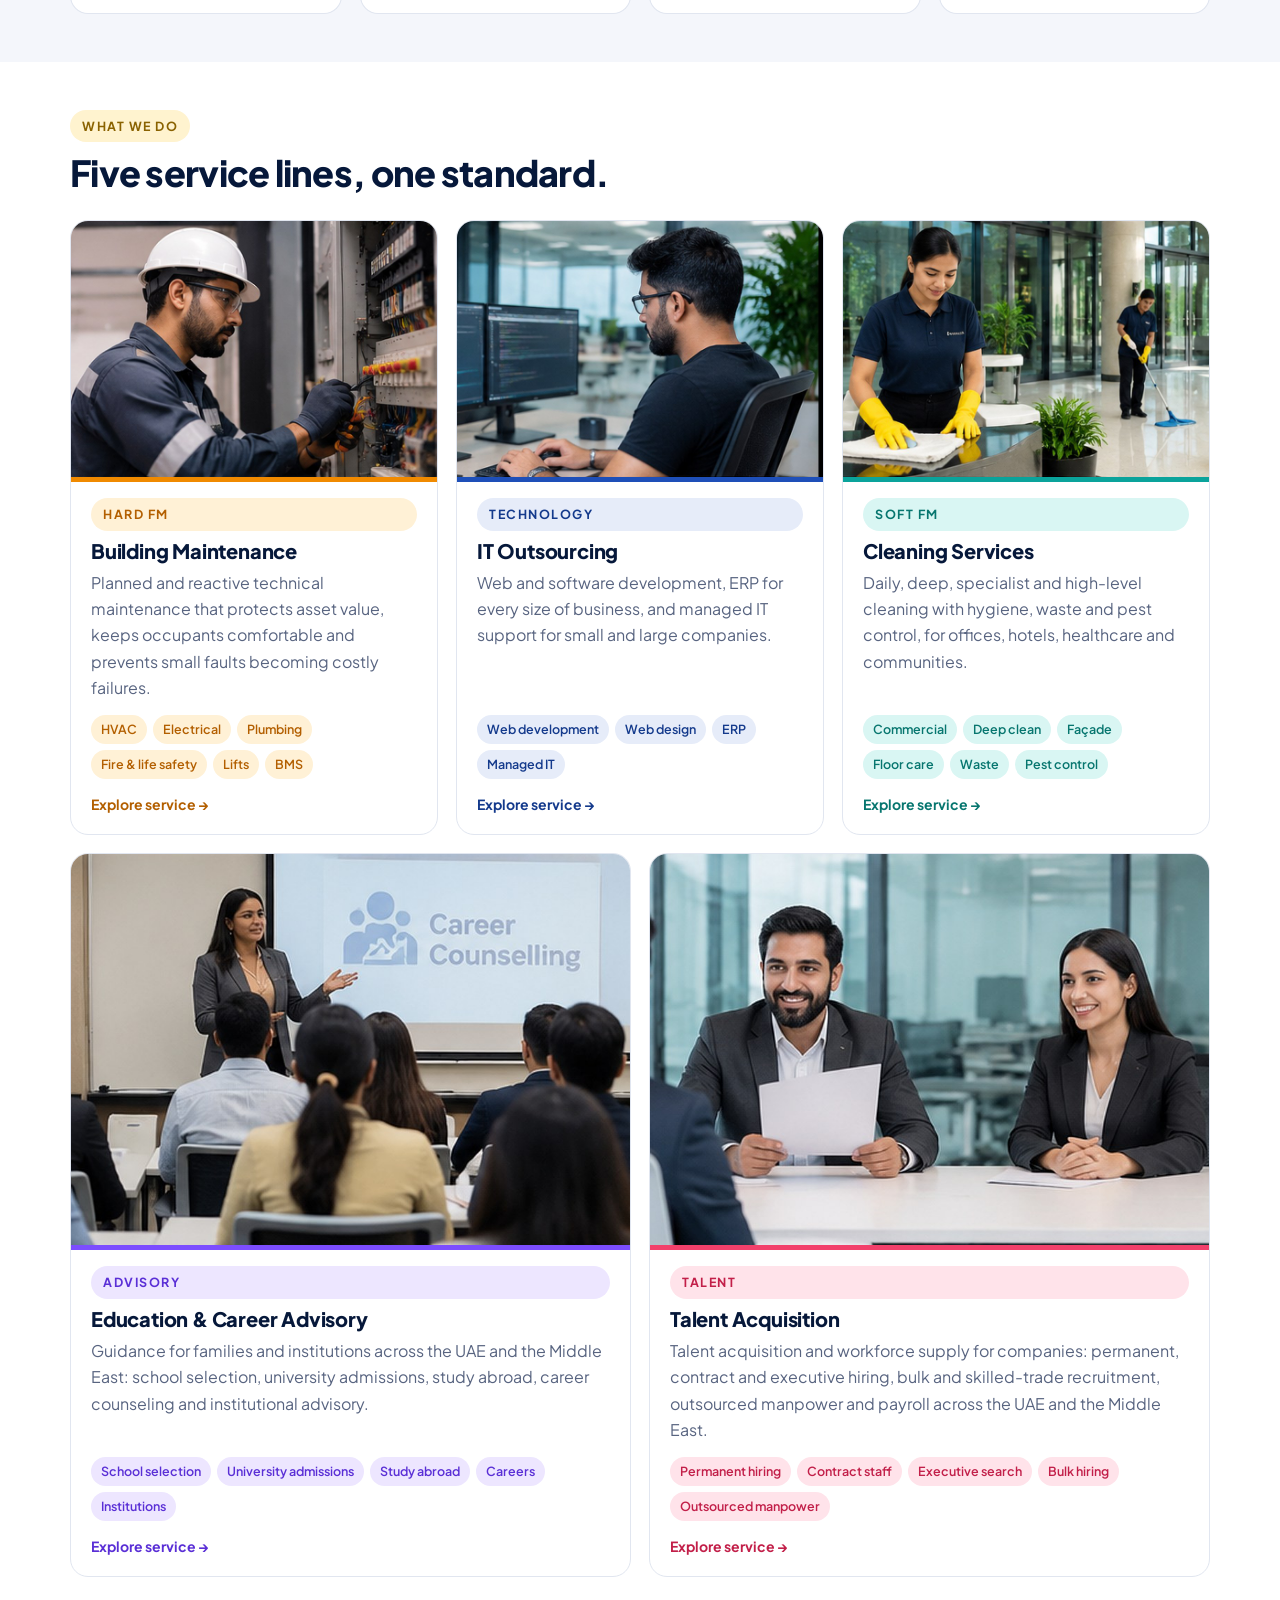
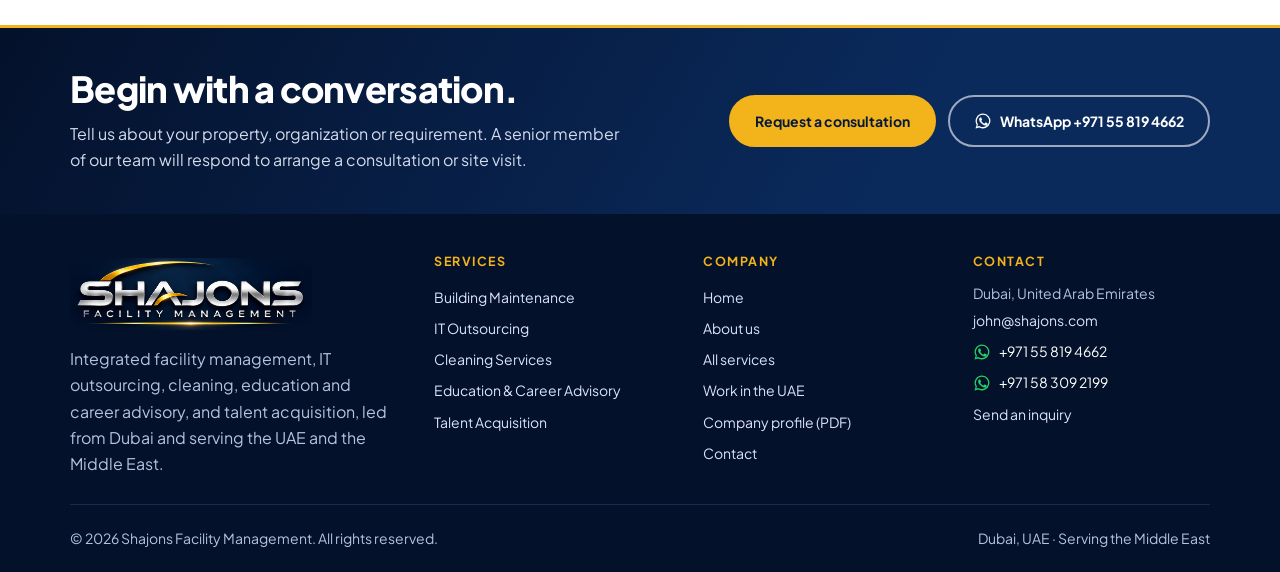
<file: about.html>
<!doctype html>
<html lang="en">
<head>
<meta charset="utf-8">
<meta name="viewport" content="width=device-width, initial-scale=1, viewport-fit=cover">
<title>About Us | Shajons Facility Management</title>
<meta name="description" content="Shajons Facility Management is a Dubai-based company led by founder John, a veteran with over 30 years of business operations experience across the Middle East and India.">
<link rel="canonical" href="https://shajons.com/about.html">
<meta property="og:title" content="About Us | Shajons Facility Management">
<meta property="og:description" content="Shajons Facility Management is a Dubai-based company led by founder John, a veteran with over 30 years of business operations experience across the Middle East and India.">
<meta property="og:type" content="website">
<meta property="og:url" content="https://shajons.com/about.html">
<meta property="og:site_name" content="Shajons Facility Management">
<meta name="theme-color" content="#06183A">
<link rel="icon" href="img/favicon.png" type="image/png">
<meta property="og:image" content="https://shajons.com/img/og.png">
<link rel="preconnect" href="https://fonts.googleapis.com"><link rel="preconnect" href="https://fonts.gstatic.com" crossorigin>
<link href="https://fonts.googleapis.com/css2?family=Plus+Jakarta+Sans:wght@400;500;600;700;800&display=swap" rel="stylesheet">
<link rel="stylesheet" href="styles.css">

</head>
<body>
<svg xmlns="http://www.w3.org/2000/svg" aria-hidden="true" style="position:absolute;width:0;height:0;overflow:hidden">
<defs>
<symbol id="i-wrench" viewBox="0 0 24 24" fill="none" stroke="currentColor" stroke-width="1.6" stroke-linecap="round" stroke-linejoin="round"><path d="M14.7 6.3a4 4 0 0 0 5 5L12 19l-3-3 7.7-7.7"/><path d="M9 16 5 20a1.4 1.4 0 0 1-2-2l4-4"/><path d="M14.7 6.3a4 4 0 0 1 5-1l-2.4 2.4 1 1 2.4-2.4"/></symbol>
<symbol id="i-fan" viewBox="0 0 24 24" fill="none" stroke="currentColor" stroke-width="1.6" stroke-linecap="round" stroke-linejoin="round"><circle cx="12" cy="12" r="1.8"/><path d="M12 10.2C12 6 10 3 7 3c-2 0-2 3 0 5 1.5 1.4 3.200 2 5 2.200Z"/><path d="M13.800 12C18 12 21 10 21 7c0-2-3-2-5 0-1.400 1.500-2 3.200-2.200 5Z"/><path d="M12 13.800C12 18 14 21 17 21c2 0 2-3 0-5-1.500-1.400-3.200-2-5-2.200Z"/><path d="M10.200 12C6 12 3 14 3 17c0 2 3 2 5 0 1.400-1.500 2-3.200 2.200-5Z"/></symbol>
<symbol id="i-bolt" viewBox="0 0 24 24" fill="none" stroke="currentColor" stroke-width="1.6" stroke-linecap="round" stroke-linejoin="round"><path d="M13 2 4 14h7l-1 8 9-12h-7l1-8Z"/></symbol>
<symbol id="i-drop" viewBox="0 0 24 24" fill="none" stroke="currentColor" stroke-width="1.6" stroke-linecap="round" stroke-linejoin="round"><path d="M12 3s6 6.500 6 11a6 6 0 0 1-12 0c0-4.500 6-11 6-11Z"/><path d="M9.500 15a2.700 2.700 0 0 0 2.500 2"/></symbol>
<symbol id="i-flame" viewBox="0 0 24 24" fill="none" stroke="currentColor" stroke-width="1.6" stroke-linecap="round" stroke-linejoin="round"><path d="M12 3c1 3.500 5 5.500 5 10a5 5 0 0 1-10 0c0-2 1-3.200 2-4 .2 1.500 1 2.200 2 2.500C11 9 11 6 12 3Z"/></symbol>
<symbol id="i-lift" viewBox="0 0 24 24" fill="none" stroke="currentColor" stroke-width="1.6" stroke-linecap="round" stroke-linejoin="round"><rect x="4" y="3" width="16" height="18" rx="1.500"/><path d="M12 3v18"/><path d="m7.500 10 1.500-2 1.500 2M13.500 14l1.500 2 1.500-2"/></symbol>
<symbol id="i-sliders" viewBox="0 0 24 24" fill="none" stroke="currentColor" stroke-width="1.6" stroke-linecap="round" stroke-linejoin="round"><path d="M4 7h9M17 7h3M4 17h3M11 17h9"/><circle cx="15" cy="7" r="2"/><circle cx="9" cy="17" r="2"/></symbol>
<symbol id="i-brush" viewBox="0 0 24 24" fill="none" stroke="currentColor" stroke-width="1.6" stroke-linecap="round" stroke-linejoin="round"><rect x="4" y="3" width="14" height="6" rx="1"/><path d="M18 6h2v5h-8v3"/><rect x="10.500" y="14" width="3" height="7" rx="1"/></symbol>
<symbol id="i-leaf" viewBox="0 0 24 24" fill="none" stroke="currentColor" stroke-width="1.6" stroke-linecap="round" stroke-linejoin="round"><path d="M5 19c0-9 5-14 15-14 0 10-5 15-14 15"/><path d="M5 19c3-5 6-8 10-10"/></symbol>
<symbol id="i-gauge" viewBox="0 0 24 24" fill="none" stroke="currentColor" stroke-width="1.6" stroke-linecap="round" stroke-linejoin="round"><path d="M4 17a8 8 0 1 1 16 0"/><path d="m12 17 4-6"/><circle cx="12" cy="17" r="1"/></symbol>
<symbol id="i-headset" viewBox="0 0 24 24" fill="none" stroke="currentColor" stroke-width="1.6" stroke-linecap="round" stroke-linejoin="round"><path d="M4 14v-2a8 8 0 0 1 16 0v2"/><rect x="3" y="14" width="4" height="6" rx="1.500"/><rect x="17" y="14" width="4" height="6" rx="1.500"/><path d="M19 20c0 1.200-2 2-5 2"/></symbol>
<symbol id="i-monitor" viewBox="0 0 24 24" fill="none" stroke="currentColor" stroke-width="1.6" stroke-linecap="round" stroke-linejoin="round"><rect x="3" y="4" width="18" height="12" rx="1.500"/><path d="M8 20h8M12 16v4"/></symbol>
<symbol id="i-network" viewBox="0 0 24 24" fill="none" stroke="currentColor" stroke-width="1.6" stroke-linecap="round" stroke-linejoin="round"><rect x="9" y="3" width="6" height="5" rx="1"/><rect x="3" y="16" width="6" height="5" rx="1"/><rect x="15" y="16" width="6" height="5" rx="1"/><path d="M12 8v4M6 16v-4h12v4"/></symbol>
<symbol id="i-shield" viewBox="0 0 24 24" fill="none" stroke="currentColor" stroke-width="1.6" stroke-linecap="round" stroke-linejoin="round"><path d="M12 3 5 6v6c0 4.500 3 7.500 7 9 4-1.500 7-4.500 7-9V6l-7-3Z"/><path d="m9 12 2 2 4-4"/></symbol>
<symbol id="i-cloud" viewBox="0 0 24 24" fill="none" stroke="currentColor" stroke-width="1.6" stroke-linecap="round" stroke-linejoin="round"><path d="M7 18a4 4 0 0 1-.5-8A6 6 0 0 1 18 9.500 4.300 4.300 0 0 1 17.500 18H7Z"/></symbol>
<symbol id="i-code" viewBox="0 0 24 24" fill="none" stroke="currentColor" stroke-width="1.6" stroke-linecap="round" stroke-linejoin="round"><path d="m8 7-5 5 5 5M16 7l5 5-5 5M14 4l-4 16"/></symbol>
<symbol id="i-layout" viewBox="0 0 24 24" fill="none" stroke="currentColor" stroke-width="1.6" stroke-linecap="round" stroke-linejoin="round"><rect x="3" y="4" width="18" height="16" rx="1.500"/><path d="M3 9h18M9 9v11"/></symbol>
<symbol id="i-database" viewBox="0 0 24 24" fill="none" stroke="currentColor" stroke-width="1.6" stroke-linecap="round" stroke-linejoin="round"><ellipse cx="12" cy="6" rx="7" ry="3"/><path d="M5 6v6c0 1.700 3.100 3 7 3s7-1.300 7-3V6M5 12v6c0 1.700 3.100 3 7 3s7-1.300 7-3v-6"/></symbol>
<symbol id="i-phone" viewBox="0 0 24 24" fill="none" stroke="currentColor" stroke-width="1.6" stroke-linecap="round" stroke-linejoin="round"><rect x="7" y="2" width="10" height="20" rx="2"/><path d="M11 18h2"/></symbol>
<symbol id="i-receipt" viewBox="0 0 24 24" fill="none" stroke="currentColor" stroke-width="1.6" stroke-linecap="round" stroke-linejoin="round"><path d="M6 3h12v18l-3-2-3 2-3-2-3 2V3Z"/><path d="M9 8h6M9 12h6"/></symbol>
<symbol id="i-sparkle" viewBox="0 0 24 24" fill="none" stroke="currentColor" stroke-width="1.6" stroke-linecap="round" stroke-linejoin="round"><path d="M10 3c.6 4.500 2.500 6.400 7 7-4.500.6-6.400 2.500-7 7-.6-4.500-2.500-6.400-7-7 4.500-.6 6.400-2.500 7-7Z"/><path d="M18 15c.3 2 1 2.700 3 3-2 .3-2.700 1-3 3-.3-2-1-2.700-3-3 2-.3 2.700-1 3-3Z"/></symbol>
<symbol id="i-window" viewBox="0 0 24 24" fill="none" stroke="currentColor" stroke-width="1.6" stroke-linecap="round" stroke-linejoin="round"><rect x="4" y="3" width="16" height="18" rx="1"/><path d="M12 3v18M4 12h16"/></symbol>
<symbol id="i-recycle" viewBox="0 0 24 24" fill="none" stroke="currentColor" stroke-width="1.6" stroke-linecap="round" stroke-linejoin="round"><path d="M4 7h16M9 7V4h6v3M6 7l1 13h10l1-13M10 11v6M14 11v6"/></symbol>
<symbol id="i-bug" viewBox="0 0 24 24" fill="none" stroke="currentColor" stroke-width="1.6" stroke-linecap="round" stroke-linejoin="round"><rect x="8" y="8" width="8" height="12" rx="4"/><path d="M9 8a3 3 0 0 1 6 0M4 11h4M16 11h4M4 18h4M16 18h4M5 5l3 3M19 5l-3 3M12 12v8"/></symbol>
<symbol id="i-building" viewBox="0 0 24 24" fill="none" stroke="currentColor" stroke-width="1.6" stroke-linecap="round" stroke-linejoin="round"><rect x="5" y="3" width="10" height="18" rx="1"/><path d="M15 9h4v12h-4M8 7h4M8 11h4M8 15h4"/></symbol>
<symbol id="i-bed" viewBox="0 0 24 24" fill="none" stroke="currentColor" stroke-width="1.6" stroke-linecap="round" stroke-linejoin="round"><path d="M3 18V6M3 14h18v4M21 14v-2a3 3 0 0 0-3-3h-7v5"/><circle cx="7" cy="11" r="1.500"/></symbol>
<symbol id="i-cross" viewBox="0 0 24 24" fill="none" stroke="currentColor" stroke-width="1.6" stroke-linecap="round" stroke-linejoin="round"><rect x="4" y="4" width="16" height="16" rx="2"/><path d="M12 8v8M8 12h8"/></symbol>
<symbol id="i-cap" viewBox="0 0 24 24" fill="none" stroke="currentColor" stroke-width="1.6" stroke-linecap="round" stroke-linejoin="round"><path d="m2 9 10-5 10 5-10 5L2 9Z"/><path d="M6 11v5c2 2 10 2 12 0v-5M22 9v6"/></symbol>
<symbol id="i-book" viewBox="0 0 24 24" fill="none" stroke="currentColor" stroke-width="1.6" stroke-linecap="round" stroke-linejoin="round"><path d="M4 5a2 2 0 0 1 2-2h13v16H6a2 2 0 0 0-2 2V5Z"/><path d="M4 21h15M9 8h6"/></symbol>
<symbol id="i-globe" viewBox="0 0 24 24" fill="none" stroke="currentColor" stroke-width="1.6" stroke-linecap="round" stroke-linejoin="round"><circle cx="12" cy="12" r="9"/><path d="M3 12h18M12 3c3 3 3 15 0 18M12 3c-3 3-3 15 0 18"/></symbol>
<symbol id="i-compass" viewBox="0 0 24 24" fill="none" stroke="currentColor" stroke-width="1.6" stroke-linecap="round" stroke-linejoin="round"><circle cx="12" cy="12" r="9"/><path d="m15.500 8.500-2 5-5 2 2-5 5-2Z"/></symbol>
<symbol id="i-file" viewBox="0 0 24 24" fill="none" stroke="currentColor" stroke-width="1.6" stroke-linecap="round" stroke-linejoin="round"><path d="M6 3h8l4 4v14H6V3Z"/><path d="M14 3v4h4M9 12h6M9 16h6"/></symbol>
<symbol id="i-user" viewBox="0 0 24 24" fill="none" stroke="currentColor" stroke-width="1.6" stroke-linecap="round" stroke-linejoin="round"><circle cx="12" cy="8" r="4"/><path d="M4 21a8 8 0 0 1 16 0"/></symbol>
<symbol id="i-users" viewBox="0 0 24 24" fill="none" stroke="currentColor" stroke-width="1.6" stroke-linecap="round" stroke-linejoin="round"><circle cx="9" cy="8" r="3.500"/><path d="M2 20a7 7 0 0 1 14 0"/><circle cx="17" cy="9" r="2.500"/><path d="M18 14a6 6 0 0 1 4 6"/></symbol>
<symbol id="i-search" viewBox="0 0 24 24" fill="none" stroke="currentColor" stroke-width="1.6" stroke-linecap="round" stroke-linejoin="round"><circle cx="11" cy="11" r="7"/><path d="m21 21-5-5"/></symbol>
<symbol id="i-briefcase" viewBox="0 0 24 24" fill="none" stroke="currentColor" stroke-width="1.6" stroke-linecap="round" stroke-linejoin="round"><rect x="3" y="7" width="18" height="13" rx="1.500"/><path d="M9 7V4h6v3M3 13h18"/></symbol>
<symbol id="i-clock" viewBox="0 0 24 24" fill="none" stroke="currentColor" stroke-width="1.6" stroke-linecap="round" stroke-linejoin="round"><circle cx="12" cy="12" r="9"/><path d="M12 7v5l3 2"/></symbol>
<symbol id="i-wallet" viewBox="0 0 24 24" fill="none" stroke="currentColor" stroke-width="1.6" stroke-linecap="round" stroke-linejoin="round"><path d="M4 7a2 2 0 0 1 2-2h12v4M4 7v11a2 2 0 0 0 2 2h14V9H6a2 2 0 0 1-2-2Z"/><circle cx="16.500" cy="14.500" r="1"/></symbol>
<symbol id="i-badge" viewBox="0 0 24 24" fill="none" stroke="currentColor" stroke-width="1.6" stroke-linecap="round" stroke-linejoin="round"><circle cx="12" cy="9" r="6"/><path d="m8.500 14-1.500 7 5-3 5 3-1.500-7"/></symbol>
<symbol id="i-check" viewBox="0 0 24 24" fill="none" stroke="currentColor" stroke-width="2" stroke-linecap="round" stroke-linejoin="round"><path d="m5 12 5 5 9-10"/></symbol>
<symbol id="i-chart" viewBox="0 0 24 24" fill="none" stroke="currentColor" stroke-width="1.6" stroke-linecap="round" stroke-linejoin="round"><path d="M4 20V4M4 20h16"/><path d="M8 16v-4M12 16V8M16 16v-6"/></symbol>
<symbol id="i-kitchen" viewBox="0 0 24 24" fill="none" stroke="currentColor" stroke-width="1.6" stroke-linecap="round" stroke-linejoin="round"><path d="M6 14a4 4 0 0 1-1-7.800A5 5 0 0 1 15 5a4 4 0 0 1 3 7.200V14H6Z"/><path d="M6 14v6h12v-6"/></symbol>
<symbol id="i-layers" viewBox="0 0 24 24" fill="none" stroke="currentColor" stroke-width="1.6" stroke-linecap="round" stroke-linejoin="round"><path d="m12 3 9 5-9 5-9-5 9-5Z"/><path d="m3 13 9 5 9-5"/></symbol>
</defs>
<symbol id="i-whatsapp" viewBox="0 0 24 24"><path fill="currentColor" d="M12.04 2a9.9 9.9 0 0 0-8.5 14.9L2 22l5.25-1.38A9.9 9.9 0 1 0 12.04 2zm0 1.8a8.1 8.1 0 1 1-4.2 15.04l-.3-.18-3.1.82.83-3.02-.2-.31A8.1 8.1 0 0 1 12.04 3.8zM8.6 7.4c-.2 0-.5.07-.75.35-.26.28-.98.96-.98 2.34s1 2.7 1.14 2.88c.14.19 1.95 3.1 4.8 4.22 2.37.93 2.85.75 3.37.7.52-.05 1.66-.68 1.9-1.33.23-.65.23-1.2.16-1.33-.07-.12-.26-.19-.54-.33-.28-.14-1.66-.82-1.92-.91-.26-.1-.45-.14-.63.14-.19.28-.72.91-.88 1.1-.16.18-.33.2-.6.07-.28-.14-1.19-.44-2.26-1.4-.84-.75-1.4-1.67-1.57-1.95-.16-.28-.02-.43.12-.57.13-.12.28-.33.42-.5.14-.16.19-.28.28-.47.1-.19.05-.35-.02-.5-.07-.14-.62-1.52-.86-2.08-.22-.54-.45-.47-.63-.48h-.54z"/></symbol></svg>

<a class="skip" href="#main">Skip to content</a>
<header class="top"><div class="wrap"><a class="brand" href="index.html" aria-label="Shajons Facility Management home"><img src="img/logo.png" alt="Shajons Facility Management" width="960" height="286"></a><button class="menu" id="menu" aria-expanded="false" aria-controls="nav" type="button">Menu</button><nav class="links" id="nav" aria-label="Primary"><a href="index.html">Home</a><a href="about.html" aria-current="page">About</a><div class="dd"><a href="services.html">Services</a><div class="dd-menu"><a href="building-maintenance.html">Building Maintenance</a><a href="it-outsourcing.html">IT Outsourcing</a><a href="cleaning-services.html">Cleaning Services</a><a href="education-advisory.html">Education &amp; Career Advisory</a><a href="recruitment-services.html">Talent Acquisition</a></div></div><a href="contact.html">Contact</a><a class="btn" href="contact.html">Request a quote</a></nav></div></header>
<main id="main" class="">

<div class="pagehead"><div class="wrap"><div><div class="crumbs"><a href="index.html">Home</a> / About</div>
<h1>About Shajons Facility Management</h1>
<p class="lede">A Dubai-based facility management and business services company, founded on the belief that the best service is the kind you rarely have to think about.</p></div>
<figure><img src="img/about.jpg" alt="Illustration linking the UAE and India above a skyline" width="800" height="560"></figure></div></div>
<section><div class="wrap two"><div><div class="eyebrow">Who we are</div><h2>One partner for the buildings, systems and people behind your organization.</h2></div>
<div class="prose"><p>Shajons Facility Management serves corporate, hospitality, healthcare, education and residential clients in Dubai and across the UAE.</p>
<p>We combine the technical trades that keep a building running with the people, technology and advisory services that keep an organization running inside it. Building maintenance, cleaning, IT outsourcing, recruitment and education and career advisory sit under one management framework, so clients can replace several suppliers with one accountable partner.</p>
<p>Our approach is simple: understand the premises and the people who use them, agree measurable standards, staff each site with vetted and supervised teams, and report openly on results.</p></div></div></section>
<section class="alt" id="founder"><div class="wrap"><div class="sec-head"><div class="eyebrow">Our founder</div><h2>Three decades of operating experience.</h2></div>
<div class="founder"><div class="who"><div class="portrait" role="img" aria-label="Founder portrait placeholder"><span class="mono">J</span></div><b>John</b><span>Founder</span></div>
<div><div class="prose"><p>Shajons is founded and led by John, a veteran of business operations with more than thirty years of working experience across the Middle East and India.</p>
<p>Over those decades he has worked in the operational side of the industries Shajons serves: the services that keep buildings running, the people who deliver them, the technology behind them and the advice organizations rely on. That depth means he understands what clients need from a service partner, and what it takes to deliver it day after day.</p>
<p>His experience in two regions also shapes how Shajons works. Standards of service, labor markets, supplier networks and client expectations differ between the Gulf and India, and understanding both gives the company a practical advantage when planning teams, sourcing talent and managing suppliers.</p>
<p>John remains closely involved with clients and operations, and sets the principles every Shajons team works to: accountability, discretion, consistency and partnership.</p></div>
<div class="facts"><div><b>30+</b><span>Years in business operations</span></div><div><b>2</b><span>Regions of experience: Middle East and India</span></div><div><b>5</b><span>Service lines under one roof</span></div></div></div></div></div></section>
<section id="team"><div class="wrap"><div class="sec-head"><div class="eyebrow">Our team</div><h2>Strong people in every field we serve.</h2><p>Shajons is organized as five specialist teams under one management framework. Each is built around people who are skilled in their own discipline, supervised by people who have done the work themselves.</p></div><div class="cat-grid team"><article class="cat"><div class="ico"><svg aria-hidden="true" focusable="false"><use href="#i-wrench"/></svg></div><h3>Technical &amp; maintenance team</h3><p>Trade-qualified technicians and supervisors who diagnose properly and fix things once.</p><ul><li>HVAC, electrical, plumbing and fire-safety trades</li><li>Planned preventive maintenance and fast reactive response</li><li>Supervisors who inspect, record and report</li></ul></article><article class="cat"><div class="ico"><svg aria-hidden="true" focusable="false"><use href="#i-sparkle"/></svg></div><h3>Cleaning &amp; hygiene team</h3><p>Trained crews working to written method statements and checklists.</p><ul><li>Daily, deep, façade and specialist cleaning</li><li>Correct chemicals, equipment and safety practice</li><li>Site supervisors with inspection routines</li></ul></article><article class="cat"><div class="ico"><svg aria-hidden="true" focusable="false"><use href="#i-code"/></svg></div><h3>Technology team</h3><p>Engineers, developers and designers who build and support the systems you rely on.</p><ul><li>Web, software and ERP delivery</li><li>Service-desk and managed IT support</li><li>Mobile apps, integrations and ongoing support</li></ul></article><article class="cat"><div class="ico"><svg aria-hidden="true" focusable="false"><use href="#i-cap"/></svg></div><h3>Education advisors</h3><p>Counselors who know the schools, universities and pathways they recommend.</p><ul><li>School selection and admissions guidance</li><li>University, study-abroad and career pathways</li><li>Institutional advisory and parent support</li></ul></article><article class="cat"><div class="ico"><svg aria-hidden="true" focusable="false"><use href="#i-users"/></svg></div><h3>Recruitment team</h3><p>Recruiters who understand frontline, technical and managerial roles from the inside.</p><ul><li>Sourcing, screening and verification</li><li>Bulk, trade and executive hiring</li><li>Onboarding, documentation and follow-up</li></ul></article></div>
<div class="gap-top-s"><div class="tiles"><div><b>Hired for craft</b><span>Every team member is recruited for proven skill in their own field and checked before they work with a client.</span></div><div><b>Trained continuously</b><span>Induction, safety and skills refreshers keep standards consistent from the first shift to the thousandth.</span></div><div><b>Supervised and measured</b><span>Named supervisors, inspections and monthly reports mean performance is visible, not assumed.</span></div><div><b>Led from experience</b><span>Guided by a founder with thirty-plus years in business operations across the Middle East and India.</span></div></div></div></div></section>
<section class="alt"><div class="wrap"><div class="sec-head"><div class="eyebrow">Principles</div><h2>What every Shajons team works to.</h2></div><div class="tiles"><div><b>Accountability</b><span>One named lead for every client and a clear line of escalation.</span></div><div><b>Discretion</b><span>Vetted people, controlled access and confidentiality as standard.</span></div><div><b>Consistency</b><span>The same standard on the hundredth day as on the first.</span></div><div><b>Partnership</b><span>Contracts that reward long-term relationships and open reporting.</span></div></div></div></section>
<section><div class="wrap"><div class="sec-head"><div class="eyebrow">What we do</div><h2>Five service lines, one standard.</h2></div><div class="svc-grid"><a class="svc-card s-maintenance" href="building-maintenance.html"><img src="img/maintenance.jpg" alt="" width="800" height="560" loading="lazy"><div class="body"><div class="eyebrow">Hard FM</div><h3>Building Maintenance</h3><p>Planned and reactive technical maintenance that protects asset value, keeps occupants comfortable and prevents small faults becoming costly failures.</p><div class="tags"><span>HVAC</span><span>Electrical</span><span>Plumbing</span><span>Fire &amp; life safety</span><span>Lifts</span><span>BMS</span></div><span class="more">Explore service &rarr;</span></div></a><a class="svc-card s-it" href="it-outsourcing.html"><img src="img/it.jpg" alt="" width="800" height="560" loading="lazy"><div class="body"><div class="eyebrow">Technology</div><h3>IT Outsourcing</h3><p>Web and software development, ERP for every size of business, and managed IT support for small and large companies.</p><div class="tags"><span>Web development</span><span>Web design</span><span>ERP</span><span>Managed IT</span></div><span class="more">Explore service &rarr;</span></div></a><a class="svc-card s-cleaning" href="cleaning-services.html"><img src="img/cleaning.jpg" alt="" width="800" height="560" loading="lazy"><div class="body"><div class="eyebrow">Soft FM</div><h3>Cleaning Services</h3><p>Daily, deep, specialist and high-level cleaning with hygiene, waste and pest control, for offices, hotels, healthcare and communities.</p><div class="tags"><span>Commercial</span><span>Deep clean</span><span>Façade</span><span>Floor care</span><span>Waste</span><span>Pest control</span></div><span class="more">Explore service &rarr;</span></div></a><a class="svc-card s-education" href="education-advisory.html"><img src="img/education.jpg" alt="" width="800" height="560" loading="lazy"><div class="body"><div class="eyebrow">Advisory</div><h3>Education &amp; Career Advisory</h3><p>Guidance for families and institutions across the UAE and the Middle East: school selection, university admissions, study abroad, career counseling and institutional advisory.</p><div class="tags"><span>School selection</span><span>University admissions</span><span>Study abroad</span><span>Careers</span><span>Institutions</span></div><span class="more">Explore service &rarr;</span></div></a><a class="svc-card s-recruitment" href="recruitment-services.html"><img src="img/recruitment.jpg" alt="" width="800" height="560" loading="lazy"><div class="body"><div class="eyebrow">Talent</div><h3>Talent Acquisition</h3><p>Talent acquisition and workforce supply for companies: permanent, contract and executive hiring, bulk and skilled-trade recruitment, outsourced manpower and payroll across the UAE and the Middle East.</p><div class="tags"><span>Permanent hiring</span><span>Contract staff</span><span>Executive search</span><span>Bulk hiring</span><span>Outsourced manpower</span></div><span class="more">Explore service &rarr;</span></div></a></div></div></section>
<div class="ctaband"><div class="wrap"><div><h2>Begin with a conversation.</h2><p>Tell us about your property, organization or requirement. A senior member of our team will respond to arrange a consultation or site visit.</p></div><div class="cta-r"><a class="btn gold" href="contact.html">Request a consultation</a><a class="btn light" href="https://wa.me/971558194662?text=Hello%20Shajons%2C%20I%20would%20like%20to%20make%20an%20inquiry." target="_blank" rel="noopener"><svg aria-hidden="true" focusable="false"><use href="#i-whatsapp"/></svg><span>WhatsApp +971 55 819 4662</span></a></div></div></div>
</main>
<footer><div class="wrap"><div class="cols"><div class="about"><a class="brand" href="index.html"><img src="img/logo.png" alt="Shajons Facility Management" width="960" height="286"></a><p>Integrated facility management, IT outsourcing, cleaning, education and career advisory, and talent acquisition, led from Dubai and serving the UAE and the Middle East.</p></div><div><h4>Services</h4><a href="building-maintenance.html">Building Maintenance</a><a href="it-outsourcing.html">IT Outsourcing</a><a href="cleaning-services.html">Cleaning Services</a><a href="education-advisory.html">Education &amp; Career Advisory</a><a href="recruitment-services.html">Talent Acquisition</a></div><div><h4>Company</h4><a href="index.html">Home</a><a href="about.html">About us</a><a href="services.html">All services</a><a href="work-in-uae.html">Work in the UAE</a><a href="Shajons-Company-Profile.pdf" download>Company profile (PDF)</a><a href="contact.html">Contact</a></div><div><h4>Contact</h4><span>Dubai, United Arab Emirates</span><a href="mailto:john@shajons.com">john@shajons.com</a><a class="wa-link" href="https://wa.me/971558194662?text=Hello%20Shajons%2C%20I%20would%20like%20to%20make%20an%20inquiry." target="_blank" rel="noopener"><svg aria-hidden="true" focusable="false"><use href="#i-whatsapp"/></svg><span>+971 55 819 4662</span></a><a class="wa-link" href="https://wa.me/971583092199?text=Hello%20Shajons%2C%20I%20would%20like%20to%20make%20an%20inquiry." target="_blank" rel="noopener"><svg aria-hidden="true" focusable="false"><use href="#i-whatsapp"/></svg><span>+971 58 309 2199</span></a><a href="contact.html">Send an inquiry</a></div></div><div class="legal"><span>&copy; <span id="yr">2026</span> Shajons Facility Management. All rights reserved.</span><span>Dubai, UAE &middot; Serving the Middle East</span></div></div></footer>
<a class="fab" href="https://wa.me/971558194662?text=Hello%20Shajons%2C%20I%20would%20like%20to%20make%20an%20inquiry." target="_blank" rel="noopener"><svg aria-hidden="true" focusable="false"><use href="#i-whatsapp"/></svg><span>WhatsApp us</span></a>
<script src="site.js"></script>
</body>
</html>
</file>
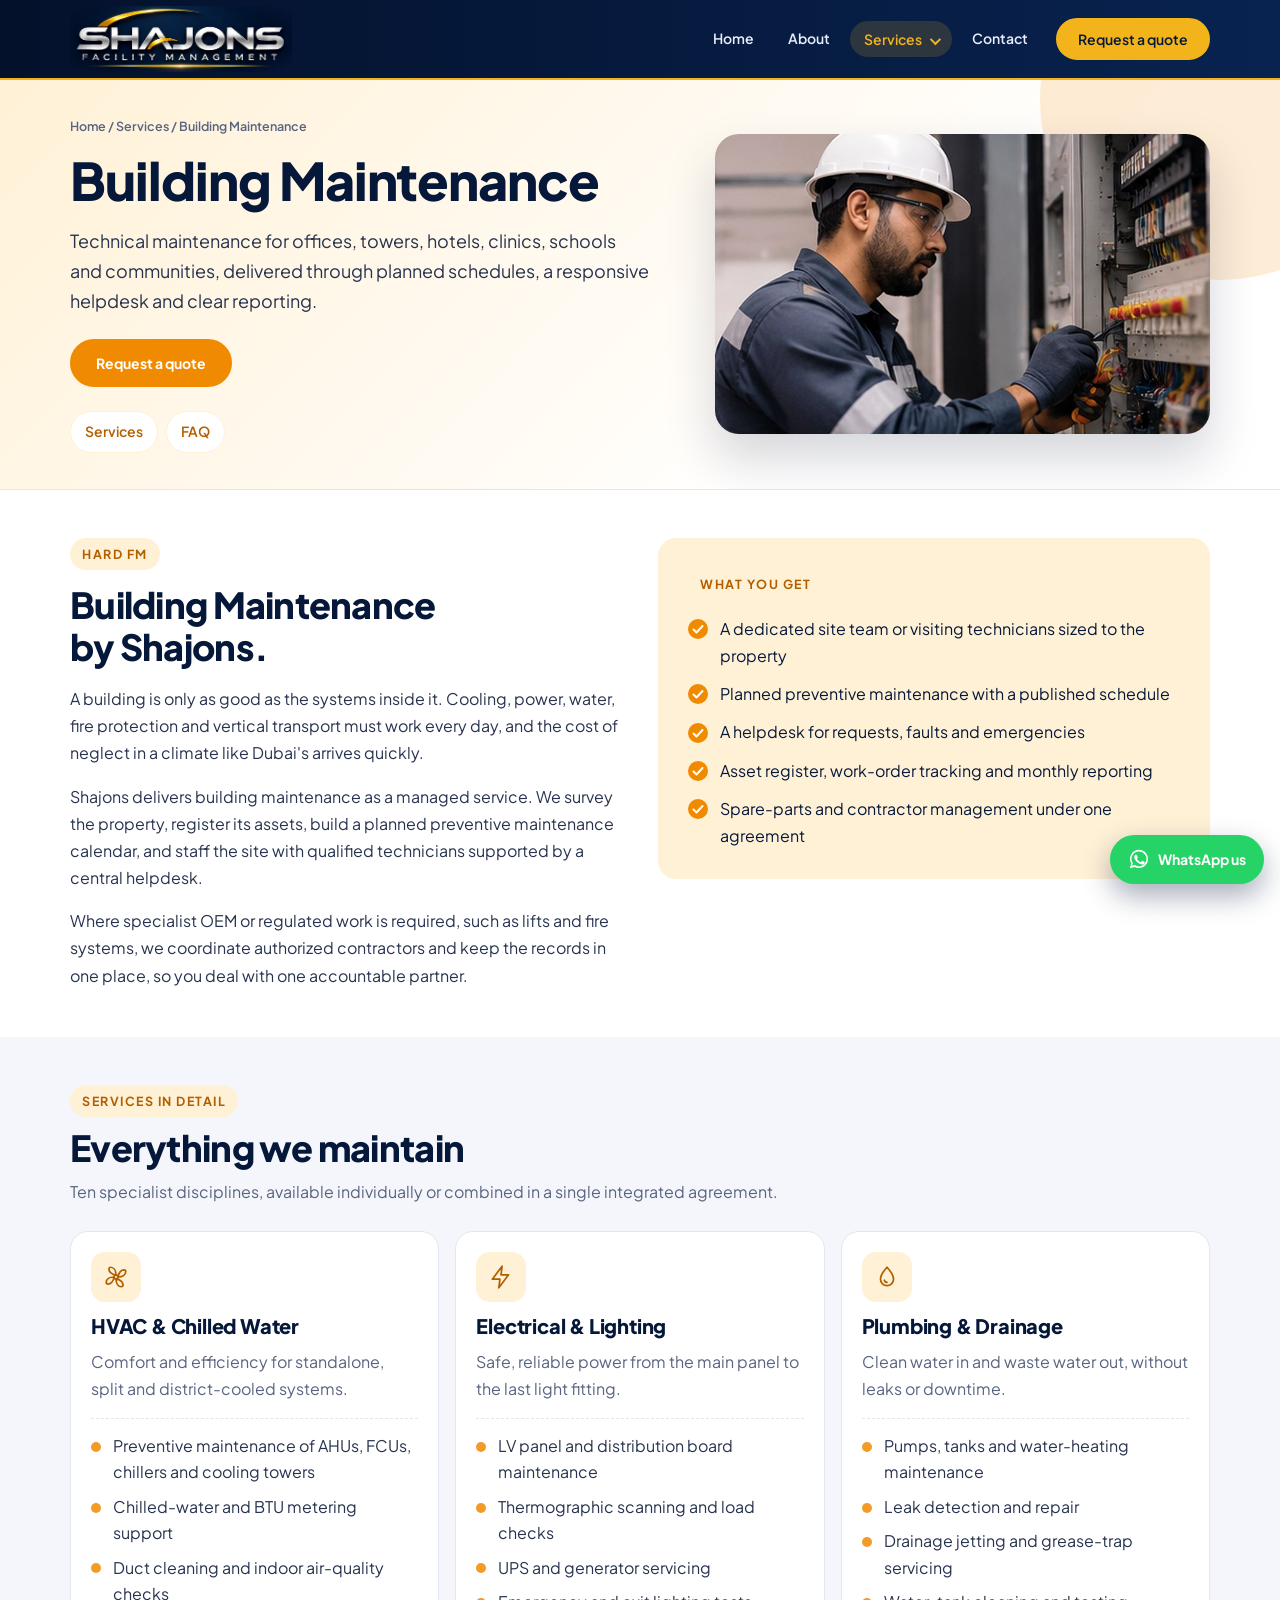
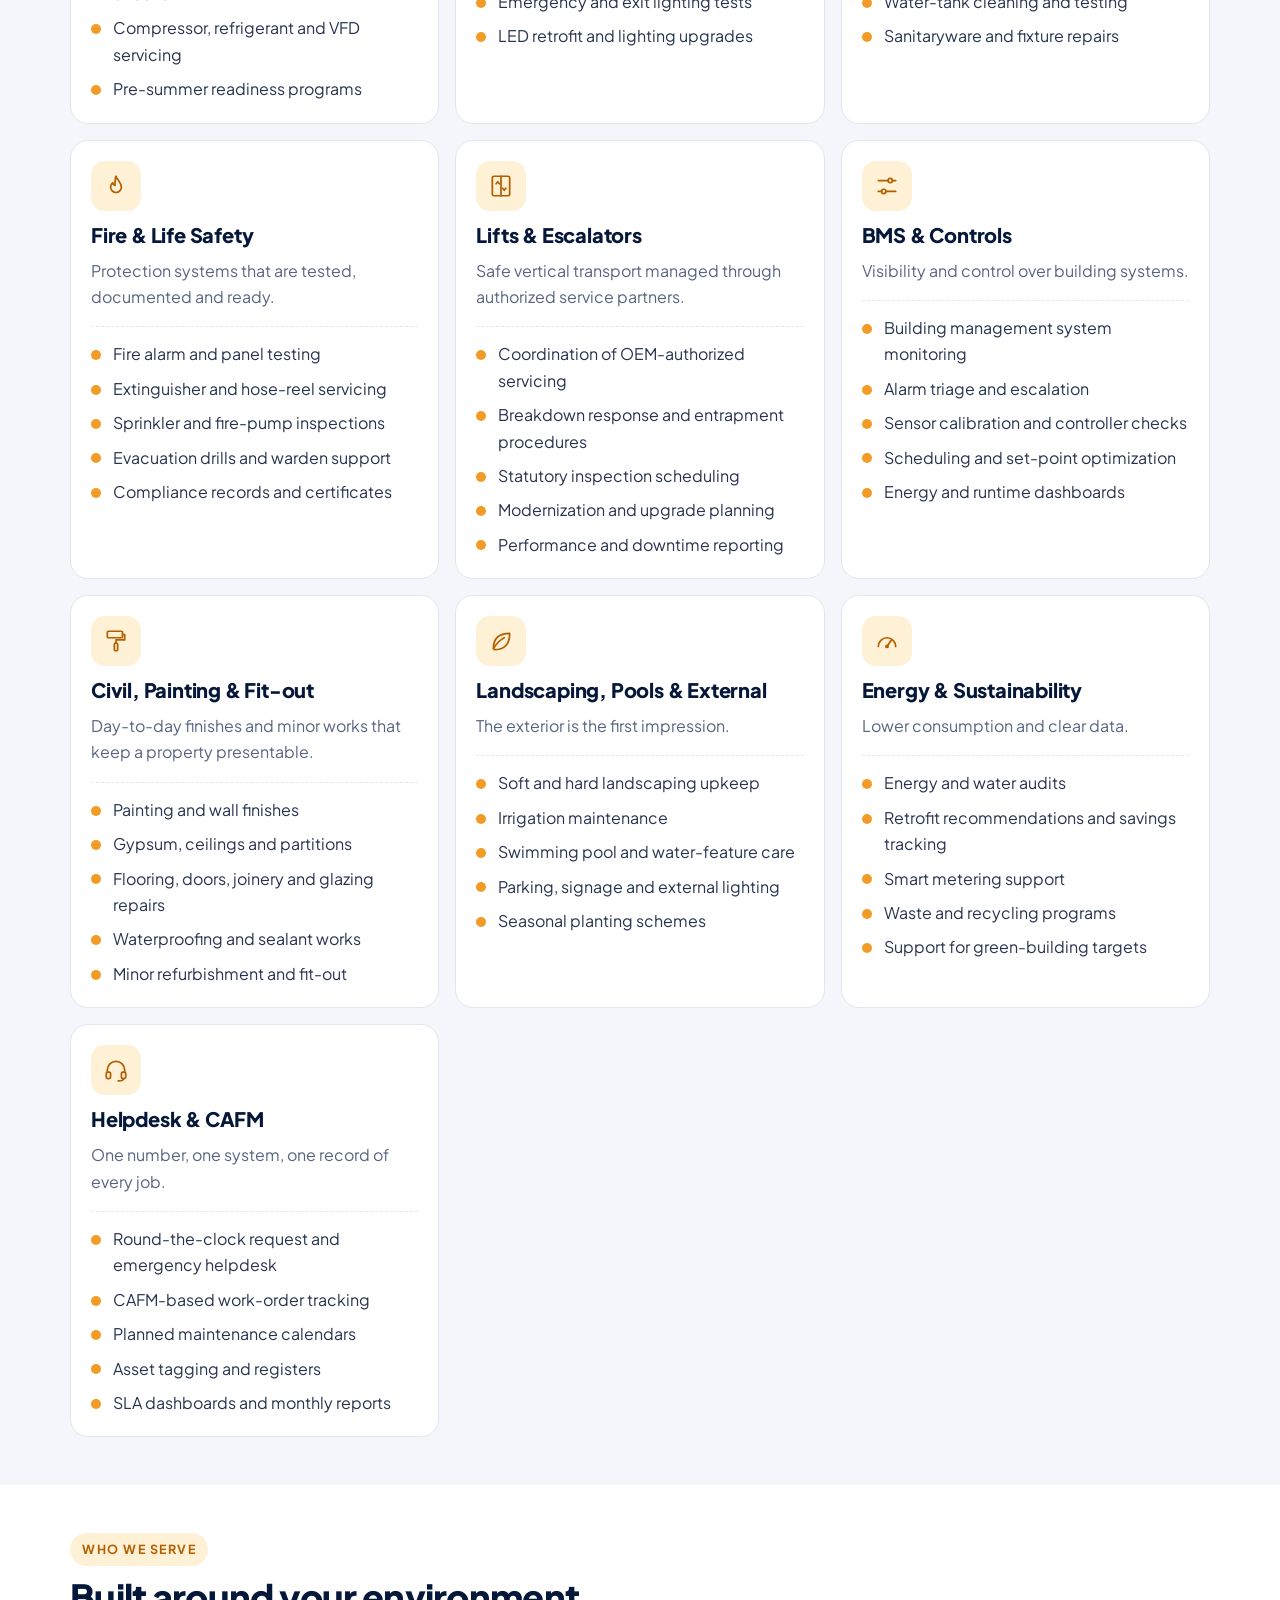
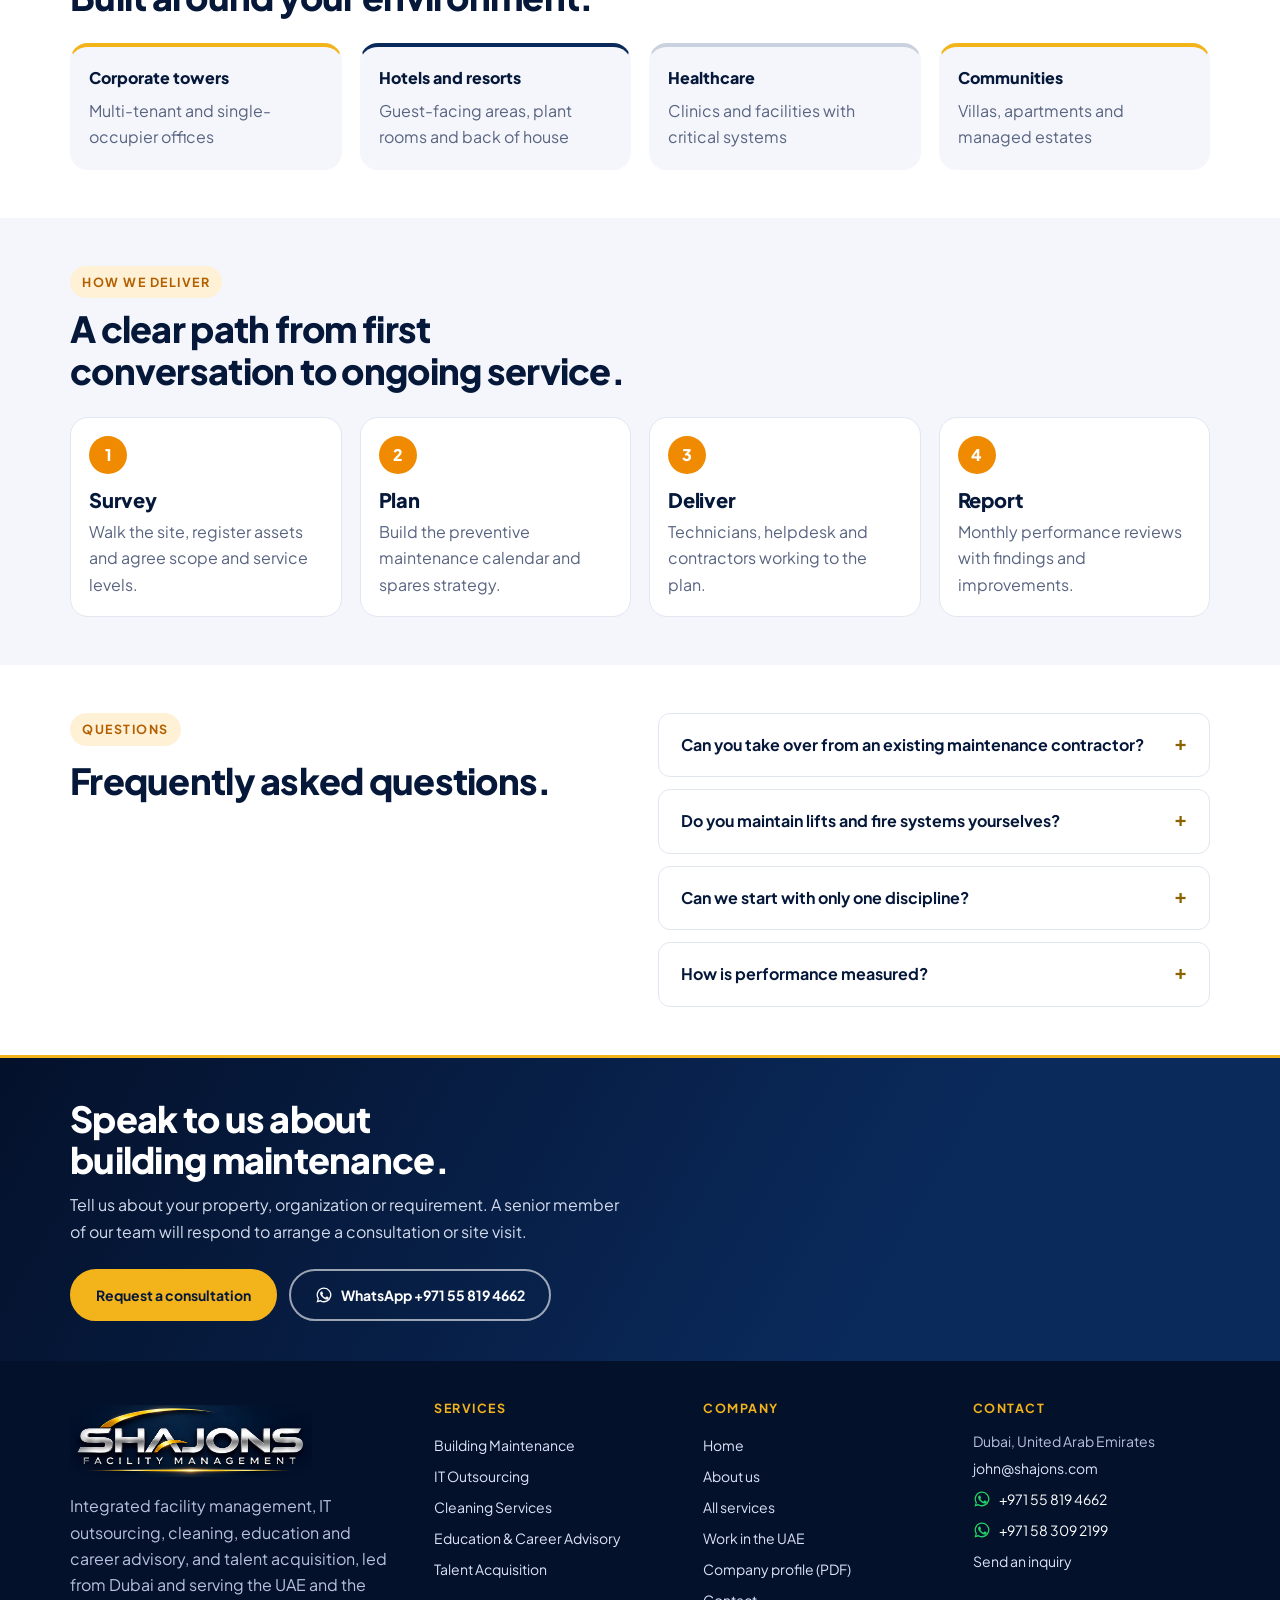
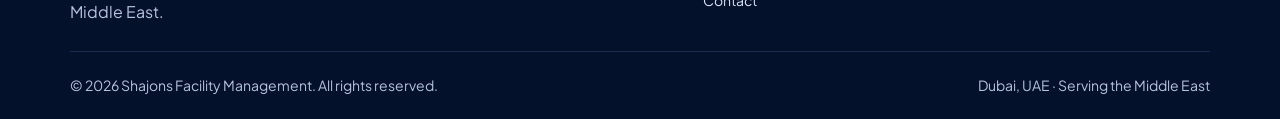
<file: building-maintenance.html>
<!doctype html>
<html lang="en">
<head>
<meta charset="utf-8">
<meta name="viewport" content="width=device-width, initial-scale=1, viewport-fit=cover">
<title>Building Maintenance &amp; Hard FM in Dubai, UAE and the Middle East | Shajons Facility Management</title>
<meta name="description" content="Hard FM and technical maintenance in Dubai: HVAC, electrical, plumbing, fire and life safety, lifts, BMS, civil works and 24/7 helpdesk from Shajons Facility Management, serving Dubai, the UAE and the Middle East.">
<link rel="canonical" href="https://shajons.com/building-maintenance.html">
<meta property="og:title" content="Building Maintenance &amp; Hard FM in Dubai, UAE and the Middle East | Shajons Facility Management">
<meta property="og:description" content="Hard FM and technical maintenance in Dubai: HVAC, electrical, plumbing, fire and life safety, lifts, BMS, civil works and 24/7 helpdesk from Shajons Facility Management, serving Dubai, the UAE and the Middle East.">
<meta property="og:type" content="website">
<meta property="og:url" content="https://shajons.com/building-maintenance.html">
<meta property="og:site_name" content="Shajons Facility Management">
<meta name="theme-color" content="#06183A">
<link rel="icon" href="img/favicon.png" type="image/png">
<meta property="og:image" content="https://shajons.com/img/og.png">
<link rel="preconnect" href="https://fonts.googleapis.com"><link rel="preconnect" href="https://fonts.gstatic.com" crossorigin>
<link href="https://fonts.googleapis.com/css2?family=Plus+Jakarta+Sans:wght@400;500;600;700;800&display=swap" rel="stylesheet">
<link rel="stylesheet" href="styles.css">

</head>
<body>
<svg xmlns="http://www.w3.org/2000/svg" aria-hidden="true" style="position:absolute;width:0;height:0;overflow:hidden">
<defs>
<symbol id="i-wrench" viewBox="0 0 24 24" fill="none" stroke="currentColor" stroke-width="1.6" stroke-linecap="round" stroke-linejoin="round"><path d="M14.7 6.3a4 4 0 0 0 5 5L12 19l-3-3 7.7-7.7"/><path d="M9 16 5 20a1.4 1.4 0 0 1-2-2l4-4"/><path d="M14.7 6.3a4 4 0 0 1 5-1l-2.4 2.4 1 1 2.4-2.4"/></symbol>
<symbol id="i-fan" viewBox="0 0 24 24" fill="none" stroke="currentColor" stroke-width="1.6" stroke-linecap="round" stroke-linejoin="round"><circle cx="12" cy="12" r="1.8"/><path d="M12 10.2C12 6 10 3 7 3c-2 0-2 3 0 5 1.5 1.4 3.200 2 5 2.200Z"/><path d="M13.800 12C18 12 21 10 21 7c0-2-3-2-5 0-1.400 1.500-2 3.200-2.200 5Z"/><path d="M12 13.800C12 18 14 21 17 21c2 0 2-3 0-5-1.500-1.400-3.200-2-5-2.200Z"/><path d="M10.200 12C6 12 3 14 3 17c0 2 3 2 5 0 1.400-1.500 2-3.200 2.200-5Z"/></symbol>
<symbol id="i-bolt" viewBox="0 0 24 24" fill="none" stroke="currentColor" stroke-width="1.6" stroke-linecap="round" stroke-linejoin="round"><path d="M13 2 4 14h7l-1 8 9-12h-7l1-8Z"/></symbol>
<symbol id="i-drop" viewBox="0 0 24 24" fill="none" stroke="currentColor" stroke-width="1.6" stroke-linecap="round" stroke-linejoin="round"><path d="M12 3s6 6.500 6 11a6 6 0 0 1-12 0c0-4.500 6-11 6-11Z"/><path d="M9.500 15a2.700 2.700 0 0 0 2.500 2"/></symbol>
<symbol id="i-flame" viewBox="0 0 24 24" fill="none" stroke="currentColor" stroke-width="1.6" stroke-linecap="round" stroke-linejoin="round"><path d="M12 3c1 3.500 5 5.500 5 10a5 5 0 0 1-10 0c0-2 1-3.200 2-4 .2 1.500 1 2.200 2 2.500C11 9 11 6 12 3Z"/></symbol>
<symbol id="i-lift" viewBox="0 0 24 24" fill="none" stroke="currentColor" stroke-width="1.6" stroke-linecap="round" stroke-linejoin="round"><rect x="4" y="3" width="16" height="18" rx="1.500"/><path d="M12 3v18"/><path d="m7.500 10 1.500-2 1.500 2M13.500 14l1.500 2 1.500-2"/></symbol>
<symbol id="i-sliders" viewBox="0 0 24 24" fill="none" stroke="currentColor" stroke-width="1.6" stroke-linecap="round" stroke-linejoin="round"><path d="M4 7h9M17 7h3M4 17h3M11 17h9"/><circle cx="15" cy="7" r="2"/><circle cx="9" cy="17" r="2"/></symbol>
<symbol id="i-brush" viewBox="0 0 24 24" fill="none" stroke="currentColor" stroke-width="1.6" stroke-linecap="round" stroke-linejoin="round"><rect x="4" y="3" width="14" height="6" rx="1"/><path d="M18 6h2v5h-8v3"/><rect x="10.500" y="14" width="3" height="7" rx="1"/></symbol>
<symbol id="i-leaf" viewBox="0 0 24 24" fill="none" stroke="currentColor" stroke-width="1.6" stroke-linecap="round" stroke-linejoin="round"><path d="M5 19c0-9 5-14 15-14 0 10-5 15-14 15"/><path d="M5 19c3-5 6-8 10-10"/></symbol>
<symbol id="i-gauge" viewBox="0 0 24 24" fill="none" stroke="currentColor" stroke-width="1.6" stroke-linecap="round" stroke-linejoin="round"><path d="M4 17a8 8 0 1 1 16 0"/><path d="m12 17 4-6"/><circle cx="12" cy="17" r="1"/></symbol>
<symbol id="i-headset" viewBox="0 0 24 24" fill="none" stroke="currentColor" stroke-width="1.6" stroke-linecap="round" stroke-linejoin="round"><path d="M4 14v-2a8 8 0 0 1 16 0v2"/><rect x="3" y="14" width="4" height="6" rx="1.500"/><rect x="17" y="14" width="4" height="6" rx="1.500"/><path d="M19 20c0 1.200-2 2-5 2"/></symbol>
<symbol id="i-monitor" viewBox="0 0 24 24" fill="none" stroke="currentColor" stroke-width="1.6" stroke-linecap="round" stroke-linejoin="round"><rect x="3" y="4" width="18" height="12" rx="1.500"/><path d="M8 20h8M12 16v4"/></symbol>
<symbol id="i-network" viewBox="0 0 24 24" fill="none" stroke="currentColor" stroke-width="1.6" stroke-linecap="round" stroke-linejoin="round"><rect x="9" y="3" width="6" height="5" rx="1"/><rect x="3" y="16" width="6" height="5" rx="1"/><rect x="15" y="16" width="6" height="5" rx="1"/><path d="M12 8v4M6 16v-4h12v4"/></symbol>
<symbol id="i-shield" viewBox="0 0 24 24" fill="none" stroke="currentColor" stroke-width="1.6" stroke-linecap="round" stroke-linejoin="round"><path d="M12 3 5 6v6c0 4.500 3 7.500 7 9 4-1.500 7-4.500 7-9V6l-7-3Z"/><path d="m9 12 2 2 4-4"/></symbol>
<symbol id="i-cloud" viewBox="0 0 24 24" fill="none" stroke="currentColor" stroke-width="1.6" stroke-linecap="round" stroke-linejoin="round"><path d="M7 18a4 4 0 0 1-.5-8A6 6 0 0 1 18 9.500 4.300 4.300 0 0 1 17.500 18H7Z"/></symbol>
<symbol id="i-code" viewBox="0 0 24 24" fill="none" stroke="currentColor" stroke-width="1.6" stroke-linecap="round" stroke-linejoin="round"><path d="m8 7-5 5 5 5M16 7l5 5-5 5M14 4l-4 16"/></symbol>
<symbol id="i-layout" viewBox="0 0 24 24" fill="none" stroke="currentColor" stroke-width="1.6" stroke-linecap="round" stroke-linejoin="round"><rect x="3" y="4" width="18" height="16" rx="1.500"/><path d="M3 9h18M9 9v11"/></symbol>
<symbol id="i-database" viewBox="0 0 24 24" fill="none" stroke="currentColor" stroke-width="1.6" stroke-linecap="round" stroke-linejoin="round"><ellipse cx="12" cy="6" rx="7" ry="3"/><path d="M5 6v6c0 1.700 3.100 3 7 3s7-1.300 7-3V6M5 12v6c0 1.700 3.100 3 7 3s7-1.300 7-3v-6"/></symbol>
<symbol id="i-phone" viewBox="0 0 24 24" fill="none" stroke="currentColor" stroke-width="1.6" stroke-linecap="round" stroke-linejoin="round"><rect x="7" y="2" width="10" height="20" rx="2"/><path d="M11 18h2"/></symbol>
<symbol id="i-receipt" viewBox="0 0 24 24" fill="none" stroke="currentColor" stroke-width="1.6" stroke-linecap="round" stroke-linejoin="round"><path d="M6 3h12v18l-3-2-3 2-3-2-3 2V3Z"/><path d="M9 8h6M9 12h6"/></symbol>
<symbol id="i-sparkle" viewBox="0 0 24 24" fill="none" stroke="currentColor" stroke-width="1.6" stroke-linecap="round" stroke-linejoin="round"><path d="M10 3c.6 4.500 2.500 6.400 7 7-4.500.6-6.400 2.500-7 7-.6-4.500-2.500-6.400-7-7 4.500-.6 6.400-2.500 7-7Z"/><path d="M18 15c.3 2 1 2.700 3 3-2 .3-2.700 1-3 3-.3-2-1-2.700-3-3 2-.3 2.700-1 3-3Z"/></symbol>
<symbol id="i-window" viewBox="0 0 24 24" fill="none" stroke="currentColor" stroke-width="1.6" stroke-linecap="round" stroke-linejoin="round"><rect x="4" y="3" width="16" height="18" rx="1"/><path d="M12 3v18M4 12h16"/></symbol>
<symbol id="i-recycle" viewBox="0 0 24 24" fill="none" stroke="currentColor" stroke-width="1.6" stroke-linecap="round" stroke-linejoin="round"><path d="M4 7h16M9 7V4h6v3M6 7l1 13h10l1-13M10 11v6M14 11v6"/></symbol>
<symbol id="i-bug" viewBox="0 0 24 24" fill="none" stroke="currentColor" stroke-width="1.6" stroke-linecap="round" stroke-linejoin="round"><rect x="8" y="8" width="8" height="12" rx="4"/><path d="M9 8a3 3 0 0 1 6 0M4 11h4M16 11h4M4 18h4M16 18h4M5 5l3 3M19 5l-3 3M12 12v8"/></symbol>
<symbol id="i-building" viewBox="0 0 24 24" fill="none" stroke="currentColor" stroke-width="1.6" stroke-linecap="round" stroke-linejoin="round"><rect x="5" y="3" width="10" height="18" rx="1"/><path d="M15 9h4v12h-4M8 7h4M8 11h4M8 15h4"/></symbol>
<symbol id="i-bed" viewBox="0 0 24 24" fill="none" stroke="currentColor" stroke-width="1.6" stroke-linecap="round" stroke-linejoin="round"><path d="M3 18V6M3 14h18v4M21 14v-2a3 3 0 0 0-3-3h-7v5"/><circle cx="7" cy="11" r="1.500"/></symbol>
<symbol id="i-cross" viewBox="0 0 24 24" fill="none" stroke="currentColor" stroke-width="1.6" stroke-linecap="round" stroke-linejoin="round"><rect x="4" y="4" width="16" height="16" rx="2"/><path d="M12 8v8M8 12h8"/></symbol>
<symbol id="i-cap" viewBox="0 0 24 24" fill="none" stroke="currentColor" stroke-width="1.6" stroke-linecap="round" stroke-linejoin="round"><path d="m2 9 10-5 10 5-10 5L2 9Z"/><path d="M6 11v5c2 2 10 2 12 0v-5M22 9v6"/></symbol>
<symbol id="i-book" viewBox="0 0 24 24" fill="none" stroke="currentColor" stroke-width="1.6" stroke-linecap="round" stroke-linejoin="round"><path d="M4 5a2 2 0 0 1 2-2h13v16H6a2 2 0 0 0-2 2V5Z"/><path d="M4 21h15M9 8h6"/></symbol>
<symbol id="i-globe" viewBox="0 0 24 24" fill="none" stroke="currentColor" stroke-width="1.6" stroke-linecap="round" stroke-linejoin="round"><circle cx="12" cy="12" r="9"/><path d="M3 12h18M12 3c3 3 3 15 0 18M12 3c-3 3-3 15 0 18"/></symbol>
<symbol id="i-compass" viewBox="0 0 24 24" fill="none" stroke="currentColor" stroke-width="1.6" stroke-linecap="round" stroke-linejoin="round"><circle cx="12" cy="12" r="9"/><path d="m15.500 8.500-2 5-5 2 2-5 5-2Z"/></symbol>
<symbol id="i-file" viewBox="0 0 24 24" fill="none" stroke="currentColor" stroke-width="1.6" stroke-linecap="round" stroke-linejoin="round"><path d="M6 3h8l4 4v14H6V3Z"/><path d="M14 3v4h4M9 12h6M9 16h6"/></symbol>
<symbol id="i-user" viewBox="0 0 24 24" fill="none" stroke="currentColor" stroke-width="1.6" stroke-linecap="round" stroke-linejoin="round"><circle cx="12" cy="8" r="4"/><path d="M4 21a8 8 0 0 1 16 0"/></symbol>
<symbol id="i-users" viewBox="0 0 24 24" fill="none" stroke="currentColor" stroke-width="1.6" stroke-linecap="round" stroke-linejoin="round"><circle cx="9" cy="8" r="3.500"/><path d="M2 20a7 7 0 0 1 14 0"/><circle cx="17" cy="9" r="2.500"/><path d="M18 14a6 6 0 0 1 4 6"/></symbol>
<symbol id="i-search" viewBox="0 0 24 24" fill="none" stroke="currentColor" stroke-width="1.6" stroke-linecap="round" stroke-linejoin="round"><circle cx="11" cy="11" r="7"/><path d="m21 21-5-5"/></symbol>
<symbol id="i-briefcase" viewBox="0 0 24 24" fill="none" stroke="currentColor" stroke-width="1.6" stroke-linecap="round" stroke-linejoin="round"><rect x="3" y="7" width="18" height="13" rx="1.500"/><path d="M9 7V4h6v3M3 13h18"/></symbol>
<symbol id="i-clock" viewBox="0 0 24 24" fill="none" stroke="currentColor" stroke-width="1.6" stroke-linecap="round" stroke-linejoin="round"><circle cx="12" cy="12" r="9"/><path d="M12 7v5l3 2"/></symbol>
<symbol id="i-wallet" viewBox="0 0 24 24" fill="none" stroke="currentColor" stroke-width="1.6" stroke-linecap="round" stroke-linejoin="round"><path d="M4 7a2 2 0 0 1 2-2h12v4M4 7v11a2 2 0 0 0 2 2h14V9H6a2 2 0 0 1-2-2Z"/><circle cx="16.500" cy="14.500" r="1"/></symbol>
<symbol id="i-badge" viewBox="0 0 24 24" fill="none" stroke="currentColor" stroke-width="1.6" stroke-linecap="round" stroke-linejoin="round"><circle cx="12" cy="9" r="6"/><path d="m8.500 14-1.500 7 5-3 5 3-1.500-7"/></symbol>
<symbol id="i-check" viewBox="0 0 24 24" fill="none" stroke="currentColor" stroke-width="2" stroke-linecap="round" stroke-linejoin="round"><path d="m5 12 5 5 9-10"/></symbol>
<symbol id="i-chart" viewBox="0 0 24 24" fill="none" stroke="currentColor" stroke-width="1.6" stroke-linecap="round" stroke-linejoin="round"><path d="M4 20V4M4 20h16"/><path d="M8 16v-4M12 16V8M16 16v-6"/></symbol>
<symbol id="i-kitchen" viewBox="0 0 24 24" fill="none" stroke="currentColor" stroke-width="1.6" stroke-linecap="round" stroke-linejoin="round"><path d="M6 14a4 4 0 0 1-1-7.800A5 5 0 0 1 15 5a4 4 0 0 1 3 7.200V14H6Z"/><path d="M6 14v6h12v-6"/></symbol>
<symbol id="i-layers" viewBox="0 0 24 24" fill="none" stroke="currentColor" stroke-width="1.6" stroke-linecap="round" stroke-linejoin="round"><path d="m12 3 9 5-9 5-9-5 9-5Z"/><path d="m3 13 9 5 9-5"/></symbol>
</defs>
<symbol id="i-whatsapp" viewBox="0 0 24 24"><path fill="currentColor" d="M12.04 2a9.9 9.9 0 0 0-8.5 14.9L2 22l5.25-1.38A9.9 9.9 0 1 0 12.04 2zm0 1.8a8.1 8.1 0 1 1-4.2 15.04l-.3-.18-3.1.82.83-3.02-.2-.31A8.1 8.1 0 0 1 12.04 3.8zM8.6 7.4c-.2 0-.5.07-.75.35-.26.28-.98.96-.98 2.34s1 2.7 1.14 2.88c.14.19 1.95 3.1 4.8 4.22 2.37.93 2.85.75 3.37.7.52-.05 1.66-.68 1.9-1.33.23-.65.23-1.2.16-1.33-.07-.12-.26-.19-.54-.33-.28-.14-1.66-.82-1.92-.91-.26-.1-.45-.14-.63.14-.19.28-.72.91-.88 1.1-.16.18-.33.2-.6.07-.28-.14-1.19-.44-2.26-1.4-.84-.75-1.4-1.67-1.57-1.95-.16-.28-.02-.43.12-.57.13-.12.28-.33.42-.5.14-.16.19-.28.28-.47.1-.19.05-.35-.02-.5-.07-.14-.62-1.52-.86-2.08-.22-.54-.45-.47-.63-.48h-.54z"/></symbol></svg>

<a class="skip" href="#main">Skip to content</a>
<header class="top"><div class="wrap"><a class="brand" href="index.html" aria-label="Shajons Facility Management home"><img src="img/logo.png" alt="Shajons Facility Management" width="960" height="286"></a><button class="menu" id="menu" aria-expanded="false" aria-controls="nav" type="button">Menu</button><nav class="links" id="nav" aria-label="Primary"><a href="index.html">Home</a><a href="about.html">About</a><div class="dd"><a href="services.html" aria-current="page">Services</a><div class="dd-menu"><a href="building-maintenance.html">Building Maintenance</a><a href="it-outsourcing.html">IT Outsourcing</a><a href="cleaning-services.html">Cleaning Services</a><a href="education-advisory.html">Education &amp; Career Advisory</a><a href="recruitment-services.html">Talent Acquisition</a></div></div><a href="contact.html">Contact</a><a class="btn" href="contact.html">Request a quote</a></nav></div></header>
<main id="main" class="s-maintenance">

<div class="pagehead"><div class="wrap"><div><div class="crumbs"><a href="index.html">Home</a> / <a href="services.html">Services</a> / Building Maintenance</div>
<h1>Building Maintenance</h1><p class="lede">Technical maintenance for offices, towers, hotels, clinics, schools and communities, delivered through planned schedules, a responsive helpdesk and clear reporting.</p><div class="cta"><a class="btn" href="contact.html">Request a quote</a></div><div class="jump"><a href="#services">Services</a><a href="#faq">FAQ</a></div></div>
<figure><img src="img/maintenance.jpg" alt="Building Maintenance" width="800" height="560"></figure></div></div>
<section><div class="wrap two"><div><div class="eyebrow">Hard FM</div><h2>Building Maintenance by Shajons.</h2><div class="prose"><p>A building is only as good as the systems inside it. Cooling, power, water, fire protection and vertical transport must work every day, and the cost of neglect in a climate like Dubai's arrives quickly.</p><p>Shajons delivers building maintenance as a managed service. We survey the property, register its assets, build a planned preventive maintenance calendar, and staff the site with qualified technicians supported by a central helpdesk.</p><p>Where specialist OEM or regulated work is required, such as lifts and fire systems, we coordinate authorized contractors and keep the records in one place, so you deal with one accountable partner.</p></div></div>
<div class="panel"><div class="eyebrow">What you get</div><ul class="checks"><li>A dedicated site team or visiting technicians sized to the property</li><li>Planned preventive maintenance with a published schedule</li><li>A helpdesk for requests, faults and emergencies</li><li>Asset register, work-order tracking and monthly reporting</li><li>Spare-parts and contractor management under one agreement</li></ul></div></div></section>


<section class="alt" id="services"><div class="wrap"><div class="sec-head"><div class="eyebrow">Services in detail</div><h2>Everything we maintain</h2><p>Ten specialist disciplines, available individually or combined in a single integrated agreement.</p></div><div class="cat-grid"><article class="cat"><div class="ico"><svg aria-hidden="true" focusable="false"><use href="#i-fan"/></svg></div><h3>HVAC &amp; Chilled Water</h3><p>Comfort and efficiency for standalone, split and district-cooled systems.</p><ul><li>Preventive maintenance of AHUs, FCUs, chillers and cooling towers</li><li>Chilled-water and BTU metering support</li><li>Duct cleaning and indoor air-quality checks</li><li>Compressor, refrigerant and VFD servicing</li><li>Pre-summer readiness programs</li></ul></article><article class="cat"><div class="ico"><svg aria-hidden="true" focusable="false"><use href="#i-bolt"/></svg></div><h3>Electrical &amp; Lighting</h3><p>Safe, reliable power from the main panel to the last light fitting.</p><ul><li>LV panel and distribution board maintenance</li><li>Thermographic scanning and load checks</li><li>UPS and generator servicing</li><li>Emergency and exit lighting tests</li><li>LED retrofit and lighting upgrades</li></ul></article><article class="cat"><div class="ico"><svg aria-hidden="true" focusable="false"><use href="#i-drop"/></svg></div><h3>Plumbing &amp; Drainage</h3><p>Clean water in and waste water out, without leaks or downtime.</p><ul><li>Pumps, tanks and water-heating maintenance</li><li>Leak detection and repair</li><li>Drainage jetting and grease-trap servicing</li><li>Water-tank cleaning and testing</li><li>Sanitaryware and fixture repairs</li></ul></article><article class="cat"><div class="ico"><svg aria-hidden="true" focusable="false"><use href="#i-flame"/></svg></div><h3>Fire &amp; Life Safety</h3><p>Protection systems that are tested, documented and ready.</p><ul><li>Fire alarm and panel testing</li><li>Extinguisher and hose-reel servicing</li><li>Sprinkler and fire-pump inspections</li><li>Evacuation drills and warden support</li><li>Compliance records and certificates</li></ul></article><article class="cat"><div class="ico"><svg aria-hidden="true" focusable="false"><use href="#i-lift"/></svg></div><h3>Lifts &amp; Escalators</h3><p>Safe vertical transport managed through authorized service partners.</p><ul><li>Coordination of OEM-authorized servicing</li><li>Breakdown response and entrapment procedures</li><li>Statutory inspection scheduling</li><li>Modernization and upgrade planning</li><li>Performance and downtime reporting</li></ul></article><article class="cat"><div class="ico"><svg aria-hidden="true" focusable="false"><use href="#i-sliders"/></svg></div><h3>BMS &amp; Controls</h3><p>Visibility and control over building systems.</p><ul><li>Building management system monitoring</li><li>Alarm triage and escalation</li><li>Sensor calibration and controller checks</li><li>Scheduling and set-point optimization</li><li>Energy and runtime dashboards</li></ul></article><article class="cat"><div class="ico"><svg aria-hidden="true" focusable="false"><use href="#i-brush"/></svg></div><h3>Civil, Painting &amp; Fit-out</h3><p>Day-to-day finishes and minor works that keep a property presentable.</p><ul><li>Painting and wall finishes</li><li>Gypsum, ceilings and partitions</li><li>Flooring, doors, joinery and glazing repairs</li><li>Waterproofing and sealant works</li><li>Minor refurbishment and fit-out</li></ul></article><article class="cat"><div class="ico"><svg aria-hidden="true" focusable="false"><use href="#i-leaf"/></svg></div><h3>Landscaping, Pools &amp; External</h3><p>The exterior is the first impression.</p><ul><li>Soft and hard landscaping upkeep</li><li>Irrigation maintenance</li><li>Swimming pool and water-feature care</li><li>Parking, signage and external lighting</li><li>Seasonal planting schemes</li></ul></article><article class="cat"><div class="ico"><svg aria-hidden="true" focusable="false"><use href="#i-gauge"/></svg></div><h3>Energy &amp; Sustainability</h3><p>Lower consumption and clear data.</p><ul><li>Energy and water audits</li><li>Retrofit recommendations and savings tracking</li><li>Smart metering support</li><li>Waste and recycling programs</li><li>Support for green-building targets</li></ul></article><article class="cat"><div class="ico"><svg aria-hidden="true" focusable="false"><use href="#i-headset"/></svg></div><h3>Helpdesk &amp; CAFM</h3><p>One number, one system, one record of every job.</p><ul><li>Round-the-clock request and emergency helpdesk</li><li>CAFM-based work-order tracking</li><li>Planned maintenance calendars</li><li>Asset tagging and registers</li><li>SLA dashboards and monthly reports</li></ul></article></div></div></section>


<section><div class="wrap"><div class="sec-head"><div class="eyebrow">Who we serve</div><h2>Built around your environment.</h2></div><div class="tiles"><div><b>Corporate towers</b><span>Multi-tenant and single-occupier offices</span></div><div><b>Hotels and resorts</b><span>Guest-facing areas, plant rooms and back of house</span></div><div><b>Healthcare</b><span>Clinics and facilities with critical systems</span></div><div><b>Communities</b><span>Villas, apartments and managed estates</span></div></div></div></section>
<section class="alt"><div class="wrap"><div class="sec-head"><div class="eyebrow">How we deliver</div><h2>A clear path from first conversation to ongoing service.</h2></div><ol class="steps"><li><h3>Survey</h3><p>Walk the site, register assets and agree scope and service levels.</p></li><li><h3>Plan</h3><p>Build the preventive maintenance calendar and spares strategy.</p></li><li><h3>Deliver</h3><p>Technicians, helpdesk and contractors working to the plan.</p></li><li><h3>Report</h3><p>Monthly performance reviews with findings and improvements.</p></li></ol></div></section>
<section id="faq"><div class="wrap two"><div><div class="eyebrow">Questions</div><h2>Frequently asked questions.</h2></div><div class="faq"><details><summary>Can you take over from an existing maintenance contractor?</summary><p>Yes. We run a structured handover that includes an asset and condition survey, so there are no gaps in cover during the transition.</p></details><details><summary>Do you maintain lifts and fire systems yourselves?</summary><p>We manage and coordinate these through authorized specialist partners, as required by regulation, and keep all inspection records in your single reporting pack.</p></details><details><summary>Can we start with only one discipline?</summary><p>Absolutely. Many clients begin with HVAC or electrical maintenance and extend the scope once the relationship is established.</p></details><details><summary>How is performance measured?</summary><p>Through service levels agreed in the contract: response and completion times, preventive maintenance completion, and repeat-fault rates, reported monthly.</p></details></div></div></section>
<div class="ctaband"><div class="wrap"><div><h2>Speak to us about building maintenance.</h2><p>Tell us about your property, organization or requirement. A senior member of our team will respond to arrange a consultation or site visit.</p></div><div class="cta-r"><a class="btn gold" href="contact.html">Request a consultation</a><a class="btn light" href="https://wa.me/971558194662?text=Hello%20Shajons%2C%20I%20would%20like%20to%20make%20an%20inquiry." target="_blank" rel="noopener"><svg aria-hidden="true" focusable="false"><use href="#i-whatsapp"/></svg><span>WhatsApp +971 55 819 4662</span></a></div></div></div>
</main>
<footer><div class="wrap"><div class="cols"><div class="about"><a class="brand" href="index.html"><img src="img/logo.png" alt="Shajons Facility Management" width="960" height="286"></a><p>Integrated facility management, IT outsourcing, cleaning, education and career advisory, and talent acquisition, led from Dubai and serving the UAE and the Middle East.</p></div><div><h4>Services</h4><a href="building-maintenance.html">Building Maintenance</a><a href="it-outsourcing.html">IT Outsourcing</a><a href="cleaning-services.html">Cleaning Services</a><a href="education-advisory.html">Education &amp; Career Advisory</a><a href="recruitment-services.html">Talent Acquisition</a></div><div><h4>Company</h4><a href="index.html">Home</a><a href="about.html">About us</a><a href="services.html">All services</a><a href="work-in-uae.html">Work in the UAE</a><a href="Shajons-Company-Profile.pdf" download>Company profile (PDF)</a><a href="contact.html">Contact</a></div><div><h4>Contact</h4><span>Dubai, United Arab Emirates</span><a href="mailto:john@shajons.com">john@shajons.com</a><a class="wa-link" href="https://wa.me/971558194662?text=Hello%20Shajons%2C%20I%20would%20like%20to%20make%20an%20inquiry." target="_blank" rel="noopener"><svg aria-hidden="true" focusable="false"><use href="#i-whatsapp"/></svg><span>+971 55 819 4662</span></a><a class="wa-link" href="https://wa.me/971583092199?text=Hello%20Shajons%2C%20I%20would%20like%20to%20make%20an%20inquiry." target="_blank" rel="noopener"><svg aria-hidden="true" focusable="false"><use href="#i-whatsapp"/></svg><span>+971 58 309 2199</span></a><a href="contact.html">Send an inquiry</a></div></div><div class="legal"><span>&copy; <span id="yr">2026</span> Shajons Facility Management. All rights reserved.</span><span>Dubai, UAE &middot; Serving the Middle East</span></div></div></footer>
<a class="fab" href="https://wa.me/971558194662?text=Hello%20Shajons%2C%20I%20would%20like%20to%20make%20an%20inquiry." target="_blank" rel="noopener"><svg aria-hidden="true" focusable="false"><use href="#i-whatsapp"/></svg><span>WhatsApp us</span></a>
<script src="site.js"></script>
</body>
</html>
</file>
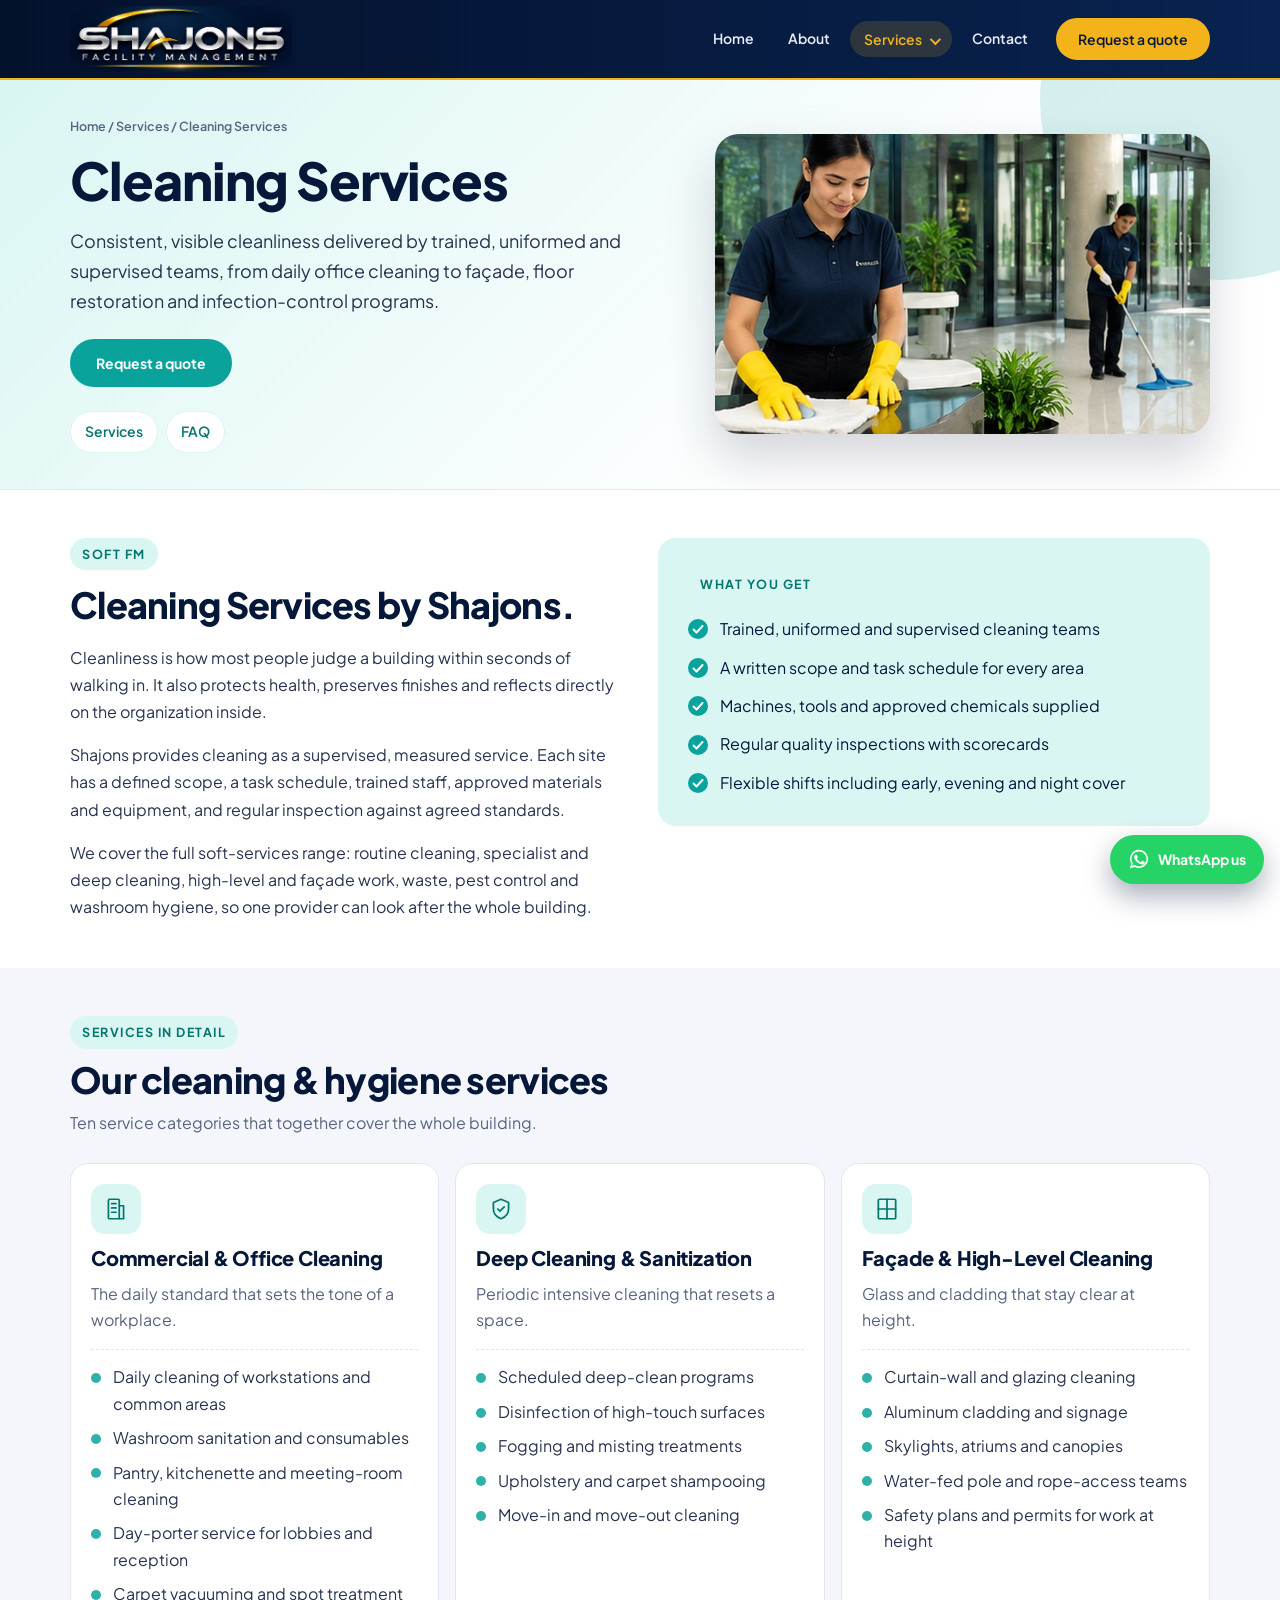
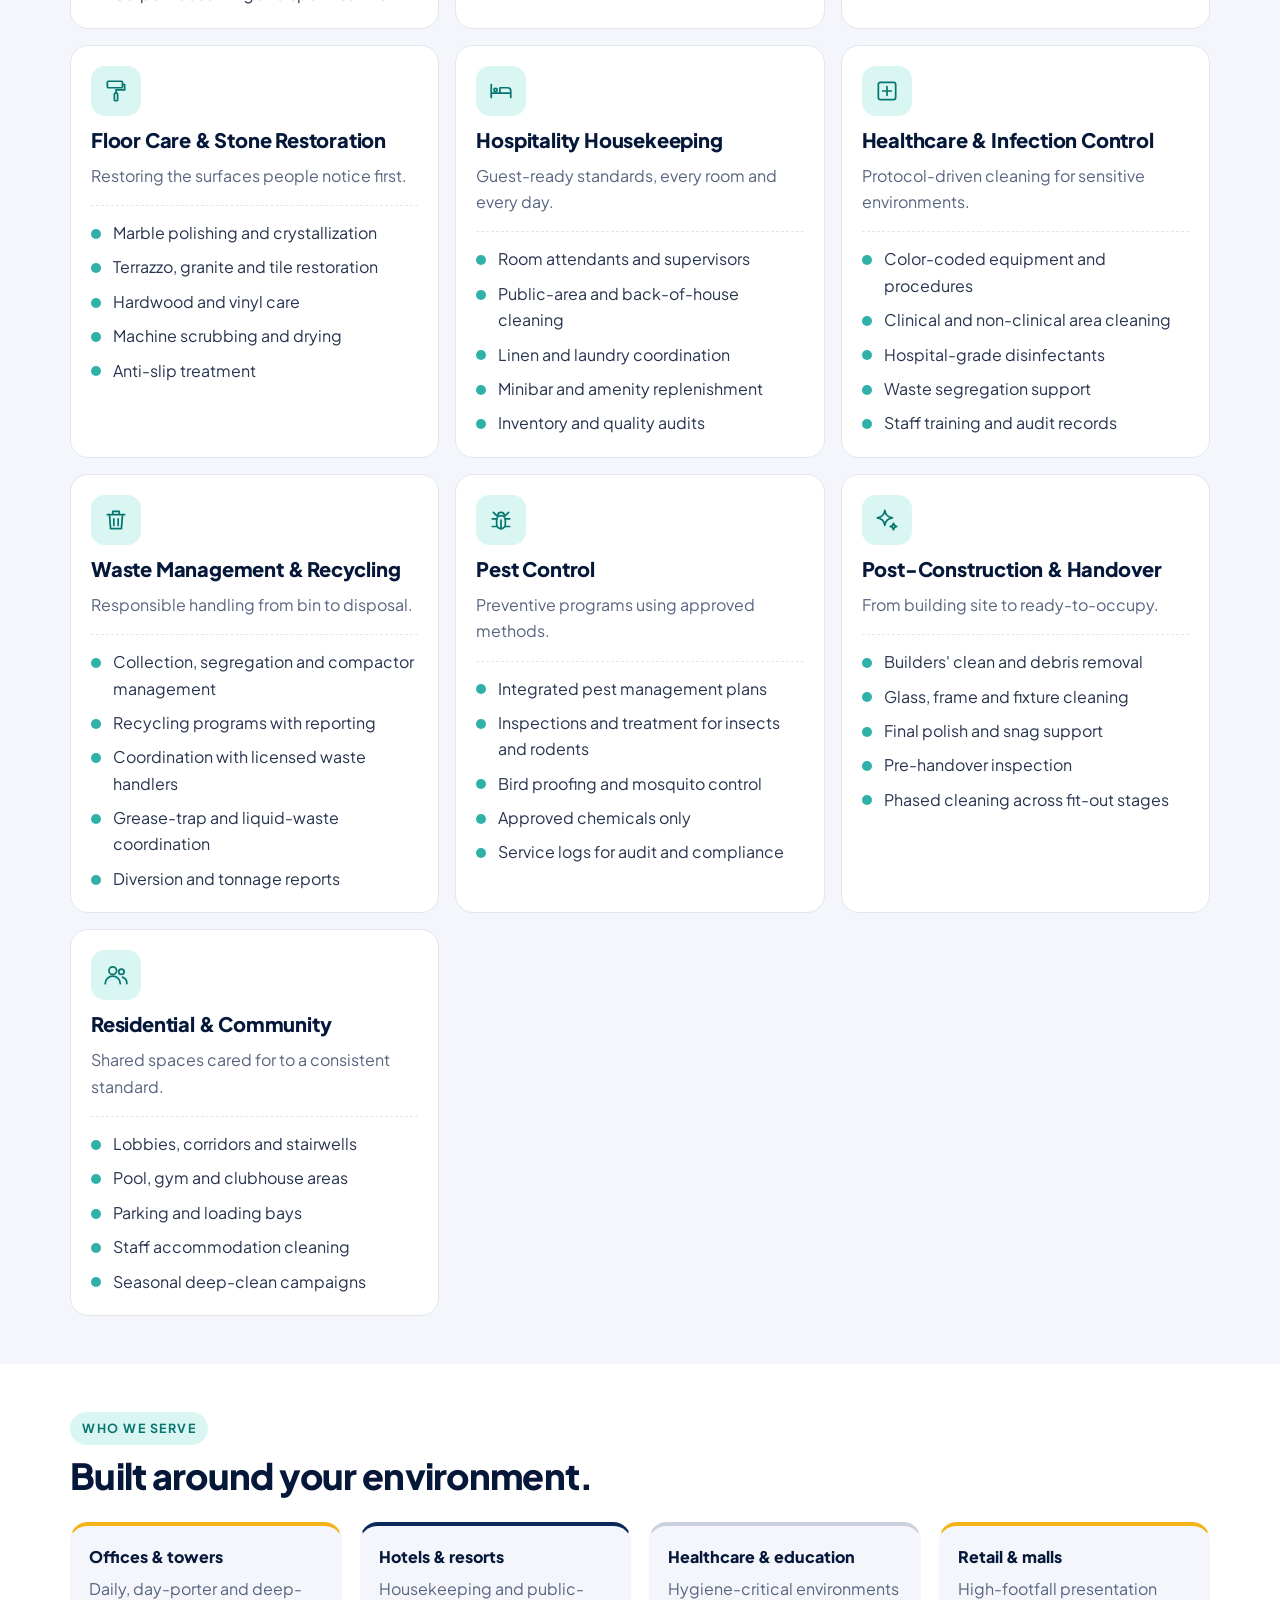
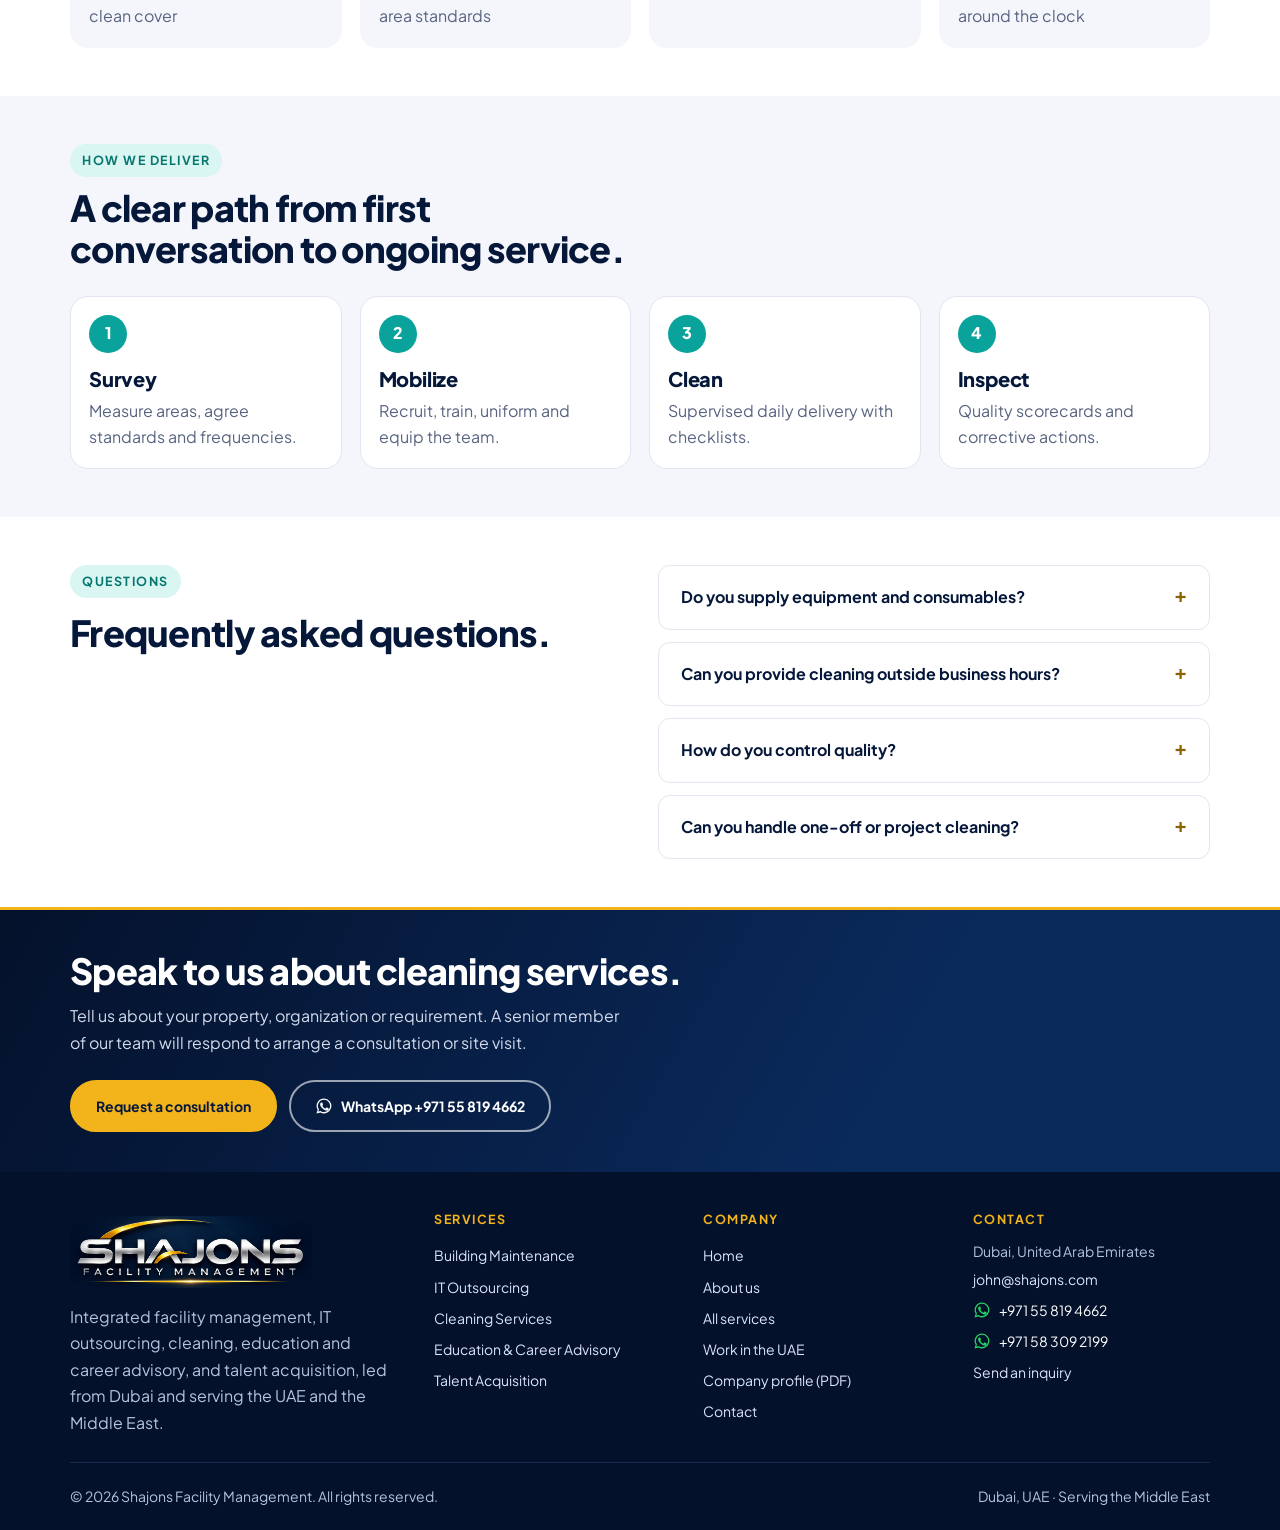
<file: cleaning-services.html>
<!doctype html>
<html lang="en">
<head>
<meta charset="utf-8">
<meta name="viewport" content="width=device-width, initial-scale=1, viewport-fit=cover">
<title>Commercial Cleaning &amp; Soft FM in Dubai, UAE and the Middle East | Shajons Facility Management</title>
<meta name="description" content="Commercial cleaning, deep cleaning, façade and high-level cleaning, floor restoration, hospitality housekeeping, healthcare hygiene, waste management and pest control in Dubai, the UAE and the Middle East.">
<link rel="canonical" href="https://shajons.com/cleaning-services.html">
<meta property="og:title" content="Commercial Cleaning &amp; Soft FM in Dubai, UAE and the Middle East | Shajons Facility Management">
<meta property="og:description" content="Commercial cleaning, deep cleaning, façade and high-level cleaning, floor restoration, hospitality housekeeping, healthcare hygiene, waste management and pest control in Dubai, the UAE and the Middle East.">
<meta property="og:type" content="website">
<meta property="og:url" content="https://shajons.com/cleaning-services.html">
<meta property="og:site_name" content="Shajons Facility Management">
<meta name="theme-color" content="#06183A">
<link rel="icon" href="img/favicon.png" type="image/png">
<meta property="og:image" content="https://shajons.com/img/og.png">
<link rel="preconnect" href="https://fonts.googleapis.com"><link rel="preconnect" href="https://fonts.gstatic.com" crossorigin>
<link href="https://fonts.googleapis.com/css2?family=Plus+Jakarta+Sans:wght@400;500;600;700;800&display=swap" rel="stylesheet">
<link rel="stylesheet" href="styles.css">

</head>
<body>
<svg xmlns="http://www.w3.org/2000/svg" aria-hidden="true" style="position:absolute;width:0;height:0;overflow:hidden">
<defs>
<symbol id="i-wrench" viewBox="0 0 24 24" fill="none" stroke="currentColor" stroke-width="1.6" stroke-linecap="round" stroke-linejoin="round"><path d="M14.7 6.3a4 4 0 0 0 5 5L12 19l-3-3 7.7-7.7"/><path d="M9 16 5 20a1.4 1.4 0 0 1-2-2l4-4"/><path d="M14.7 6.3a4 4 0 0 1 5-1l-2.4 2.4 1 1 2.4-2.4"/></symbol>
<symbol id="i-fan" viewBox="0 0 24 24" fill="none" stroke="currentColor" stroke-width="1.6" stroke-linecap="round" stroke-linejoin="round"><circle cx="12" cy="12" r="1.8"/><path d="M12 10.2C12 6 10 3 7 3c-2 0-2 3 0 5 1.5 1.4 3.200 2 5 2.200Z"/><path d="M13.800 12C18 12 21 10 21 7c0-2-3-2-5 0-1.400 1.500-2 3.200-2.200 5Z"/><path d="M12 13.800C12 18 14 21 17 21c2 0 2-3 0-5-1.500-1.400-3.200-2-5-2.200Z"/><path d="M10.200 12C6 12 3 14 3 17c0 2 3 2 5 0 1.400-1.500 2-3.200 2.200-5Z"/></symbol>
<symbol id="i-bolt" viewBox="0 0 24 24" fill="none" stroke="currentColor" stroke-width="1.6" stroke-linecap="round" stroke-linejoin="round"><path d="M13 2 4 14h7l-1 8 9-12h-7l1-8Z"/></symbol>
<symbol id="i-drop" viewBox="0 0 24 24" fill="none" stroke="currentColor" stroke-width="1.6" stroke-linecap="round" stroke-linejoin="round"><path d="M12 3s6 6.500 6 11a6 6 0 0 1-12 0c0-4.500 6-11 6-11Z"/><path d="M9.500 15a2.700 2.700 0 0 0 2.500 2"/></symbol>
<symbol id="i-flame" viewBox="0 0 24 24" fill="none" stroke="currentColor" stroke-width="1.6" stroke-linecap="round" stroke-linejoin="round"><path d="M12 3c1 3.500 5 5.500 5 10a5 5 0 0 1-10 0c0-2 1-3.200 2-4 .2 1.500 1 2.200 2 2.500C11 9 11 6 12 3Z"/></symbol>
<symbol id="i-lift" viewBox="0 0 24 24" fill="none" stroke="currentColor" stroke-width="1.6" stroke-linecap="round" stroke-linejoin="round"><rect x="4" y="3" width="16" height="18" rx="1.500"/><path d="M12 3v18"/><path d="m7.500 10 1.500-2 1.500 2M13.500 14l1.500 2 1.500-2"/></symbol>
<symbol id="i-sliders" viewBox="0 0 24 24" fill="none" stroke="currentColor" stroke-width="1.6" stroke-linecap="round" stroke-linejoin="round"><path d="M4 7h9M17 7h3M4 17h3M11 17h9"/><circle cx="15" cy="7" r="2"/><circle cx="9" cy="17" r="2"/></symbol>
<symbol id="i-brush" viewBox="0 0 24 24" fill="none" stroke="currentColor" stroke-width="1.6" stroke-linecap="round" stroke-linejoin="round"><rect x="4" y="3" width="14" height="6" rx="1"/><path d="M18 6h2v5h-8v3"/><rect x="10.500" y="14" width="3" height="7" rx="1"/></symbol>
<symbol id="i-leaf" viewBox="0 0 24 24" fill="none" stroke="currentColor" stroke-width="1.6" stroke-linecap="round" stroke-linejoin="round"><path d="M5 19c0-9 5-14 15-14 0 10-5 15-14 15"/><path d="M5 19c3-5 6-8 10-10"/></symbol>
<symbol id="i-gauge" viewBox="0 0 24 24" fill="none" stroke="currentColor" stroke-width="1.6" stroke-linecap="round" stroke-linejoin="round"><path d="M4 17a8 8 0 1 1 16 0"/><path d="m12 17 4-6"/><circle cx="12" cy="17" r="1"/></symbol>
<symbol id="i-headset" viewBox="0 0 24 24" fill="none" stroke="currentColor" stroke-width="1.6" stroke-linecap="round" stroke-linejoin="round"><path d="M4 14v-2a8 8 0 0 1 16 0v2"/><rect x="3" y="14" width="4" height="6" rx="1.500"/><rect x="17" y="14" width="4" height="6" rx="1.500"/><path d="M19 20c0 1.200-2 2-5 2"/></symbol>
<symbol id="i-monitor" viewBox="0 0 24 24" fill="none" stroke="currentColor" stroke-width="1.6" stroke-linecap="round" stroke-linejoin="round"><rect x="3" y="4" width="18" height="12" rx="1.500"/><path d="M8 20h8M12 16v4"/></symbol>
<symbol id="i-network" viewBox="0 0 24 24" fill="none" stroke="currentColor" stroke-width="1.6" stroke-linecap="round" stroke-linejoin="round"><rect x="9" y="3" width="6" height="5" rx="1"/><rect x="3" y="16" width="6" height="5" rx="1"/><rect x="15" y="16" width="6" height="5" rx="1"/><path d="M12 8v4M6 16v-4h12v4"/></symbol>
<symbol id="i-shield" viewBox="0 0 24 24" fill="none" stroke="currentColor" stroke-width="1.6" stroke-linecap="round" stroke-linejoin="round"><path d="M12 3 5 6v6c0 4.500 3 7.500 7 9 4-1.500 7-4.500 7-9V6l-7-3Z"/><path d="m9 12 2 2 4-4"/></symbol>
<symbol id="i-cloud" viewBox="0 0 24 24" fill="none" stroke="currentColor" stroke-width="1.6" stroke-linecap="round" stroke-linejoin="round"><path d="M7 18a4 4 0 0 1-.5-8A6 6 0 0 1 18 9.500 4.300 4.300 0 0 1 17.500 18H7Z"/></symbol>
<symbol id="i-code" viewBox="0 0 24 24" fill="none" stroke="currentColor" stroke-width="1.6" stroke-linecap="round" stroke-linejoin="round"><path d="m8 7-5 5 5 5M16 7l5 5-5 5M14 4l-4 16"/></symbol>
<symbol id="i-layout" viewBox="0 0 24 24" fill="none" stroke="currentColor" stroke-width="1.6" stroke-linecap="round" stroke-linejoin="round"><rect x="3" y="4" width="18" height="16" rx="1.500"/><path d="M3 9h18M9 9v11"/></symbol>
<symbol id="i-database" viewBox="0 0 24 24" fill="none" stroke="currentColor" stroke-width="1.6" stroke-linecap="round" stroke-linejoin="round"><ellipse cx="12" cy="6" rx="7" ry="3"/><path d="M5 6v6c0 1.700 3.100 3 7 3s7-1.300 7-3V6M5 12v6c0 1.700 3.100 3 7 3s7-1.300 7-3v-6"/></symbol>
<symbol id="i-phone" viewBox="0 0 24 24" fill="none" stroke="currentColor" stroke-width="1.6" stroke-linecap="round" stroke-linejoin="round"><rect x="7" y="2" width="10" height="20" rx="2"/><path d="M11 18h2"/></symbol>
<symbol id="i-receipt" viewBox="0 0 24 24" fill="none" stroke="currentColor" stroke-width="1.6" stroke-linecap="round" stroke-linejoin="round"><path d="M6 3h12v18l-3-2-3 2-3-2-3 2V3Z"/><path d="M9 8h6M9 12h6"/></symbol>
<symbol id="i-sparkle" viewBox="0 0 24 24" fill="none" stroke="currentColor" stroke-width="1.6" stroke-linecap="round" stroke-linejoin="round"><path d="M10 3c.6 4.500 2.500 6.400 7 7-4.500.6-6.400 2.500-7 7-.6-4.500-2.500-6.400-7-7 4.500-.6 6.400-2.500 7-7Z"/><path d="M18 15c.3 2 1 2.700 3 3-2 .3-2.700 1-3 3-.3-2-1-2.700-3-3 2-.3 2.700-1 3-3Z"/></symbol>
<symbol id="i-window" viewBox="0 0 24 24" fill="none" stroke="currentColor" stroke-width="1.6" stroke-linecap="round" stroke-linejoin="round"><rect x="4" y="3" width="16" height="18" rx="1"/><path d="M12 3v18M4 12h16"/></symbol>
<symbol id="i-recycle" viewBox="0 0 24 24" fill="none" stroke="currentColor" stroke-width="1.6" stroke-linecap="round" stroke-linejoin="round"><path d="M4 7h16M9 7V4h6v3M6 7l1 13h10l1-13M10 11v6M14 11v6"/></symbol>
<symbol id="i-bug" viewBox="0 0 24 24" fill="none" stroke="currentColor" stroke-width="1.6" stroke-linecap="round" stroke-linejoin="round"><rect x="8" y="8" width="8" height="12" rx="4"/><path d="M9 8a3 3 0 0 1 6 0M4 11h4M16 11h4M4 18h4M16 18h4M5 5l3 3M19 5l-3 3M12 12v8"/></symbol>
<symbol id="i-building" viewBox="0 0 24 24" fill="none" stroke="currentColor" stroke-width="1.6" stroke-linecap="round" stroke-linejoin="round"><rect x="5" y="3" width="10" height="18" rx="1"/><path d="M15 9h4v12h-4M8 7h4M8 11h4M8 15h4"/></symbol>
<symbol id="i-bed" viewBox="0 0 24 24" fill="none" stroke="currentColor" stroke-width="1.6" stroke-linecap="round" stroke-linejoin="round"><path d="M3 18V6M3 14h18v4M21 14v-2a3 3 0 0 0-3-3h-7v5"/><circle cx="7" cy="11" r="1.500"/></symbol>
<symbol id="i-cross" viewBox="0 0 24 24" fill="none" stroke="currentColor" stroke-width="1.6" stroke-linecap="round" stroke-linejoin="round"><rect x="4" y="4" width="16" height="16" rx="2"/><path d="M12 8v8M8 12h8"/></symbol>
<symbol id="i-cap" viewBox="0 0 24 24" fill="none" stroke="currentColor" stroke-width="1.6" stroke-linecap="round" stroke-linejoin="round"><path d="m2 9 10-5 10 5-10 5L2 9Z"/><path d="M6 11v5c2 2 10 2 12 0v-5M22 9v6"/></symbol>
<symbol id="i-book" viewBox="0 0 24 24" fill="none" stroke="currentColor" stroke-width="1.6" stroke-linecap="round" stroke-linejoin="round"><path d="M4 5a2 2 0 0 1 2-2h13v16H6a2 2 0 0 0-2 2V5Z"/><path d="M4 21h15M9 8h6"/></symbol>
<symbol id="i-globe" viewBox="0 0 24 24" fill="none" stroke="currentColor" stroke-width="1.6" stroke-linecap="round" stroke-linejoin="round"><circle cx="12" cy="12" r="9"/><path d="M3 12h18M12 3c3 3 3 15 0 18M12 3c-3 3-3 15 0 18"/></symbol>
<symbol id="i-compass" viewBox="0 0 24 24" fill="none" stroke="currentColor" stroke-width="1.6" stroke-linecap="round" stroke-linejoin="round"><circle cx="12" cy="12" r="9"/><path d="m15.500 8.500-2 5-5 2 2-5 5-2Z"/></symbol>
<symbol id="i-file" viewBox="0 0 24 24" fill="none" stroke="currentColor" stroke-width="1.6" stroke-linecap="round" stroke-linejoin="round"><path d="M6 3h8l4 4v14H6V3Z"/><path d="M14 3v4h4M9 12h6M9 16h6"/></symbol>
<symbol id="i-user" viewBox="0 0 24 24" fill="none" stroke="currentColor" stroke-width="1.6" stroke-linecap="round" stroke-linejoin="round"><circle cx="12" cy="8" r="4"/><path d="M4 21a8 8 0 0 1 16 0"/></symbol>
<symbol id="i-users" viewBox="0 0 24 24" fill="none" stroke="currentColor" stroke-width="1.6" stroke-linecap="round" stroke-linejoin="round"><circle cx="9" cy="8" r="3.500"/><path d="M2 20a7 7 0 0 1 14 0"/><circle cx="17" cy="9" r="2.500"/><path d="M18 14a6 6 0 0 1 4 6"/></symbol>
<symbol id="i-search" viewBox="0 0 24 24" fill="none" stroke="currentColor" stroke-width="1.6" stroke-linecap="round" stroke-linejoin="round"><circle cx="11" cy="11" r="7"/><path d="m21 21-5-5"/></symbol>
<symbol id="i-briefcase" viewBox="0 0 24 24" fill="none" stroke="currentColor" stroke-width="1.6" stroke-linecap="round" stroke-linejoin="round"><rect x="3" y="7" width="18" height="13" rx="1.500"/><path d="M9 7V4h6v3M3 13h18"/></symbol>
<symbol id="i-clock" viewBox="0 0 24 24" fill="none" stroke="currentColor" stroke-width="1.6" stroke-linecap="round" stroke-linejoin="round"><circle cx="12" cy="12" r="9"/><path d="M12 7v5l3 2"/></symbol>
<symbol id="i-wallet" viewBox="0 0 24 24" fill="none" stroke="currentColor" stroke-width="1.6" stroke-linecap="round" stroke-linejoin="round"><path d="M4 7a2 2 0 0 1 2-2h12v4M4 7v11a2 2 0 0 0 2 2h14V9H6a2 2 0 0 1-2-2Z"/><circle cx="16.500" cy="14.500" r="1"/></symbol>
<symbol id="i-badge" viewBox="0 0 24 24" fill="none" stroke="currentColor" stroke-width="1.6" stroke-linecap="round" stroke-linejoin="round"><circle cx="12" cy="9" r="6"/><path d="m8.500 14-1.500 7 5-3 5 3-1.500-7"/></symbol>
<symbol id="i-check" viewBox="0 0 24 24" fill="none" stroke="currentColor" stroke-width="2" stroke-linecap="round" stroke-linejoin="round"><path d="m5 12 5 5 9-10"/></symbol>
<symbol id="i-chart" viewBox="0 0 24 24" fill="none" stroke="currentColor" stroke-width="1.6" stroke-linecap="round" stroke-linejoin="round"><path d="M4 20V4M4 20h16"/><path d="M8 16v-4M12 16V8M16 16v-6"/></symbol>
<symbol id="i-kitchen" viewBox="0 0 24 24" fill="none" stroke="currentColor" stroke-width="1.6" stroke-linecap="round" stroke-linejoin="round"><path d="M6 14a4 4 0 0 1-1-7.800A5 5 0 0 1 15 5a4 4 0 0 1 3 7.200V14H6Z"/><path d="M6 14v6h12v-6"/></symbol>
<symbol id="i-layers" viewBox="0 0 24 24" fill="none" stroke="currentColor" stroke-width="1.6" stroke-linecap="round" stroke-linejoin="round"><path d="m12 3 9 5-9 5-9-5 9-5Z"/><path d="m3 13 9 5 9-5"/></symbol>
</defs>
<symbol id="i-whatsapp" viewBox="0 0 24 24"><path fill="currentColor" d="M12.04 2a9.9 9.9 0 0 0-8.5 14.9L2 22l5.25-1.38A9.9 9.9 0 1 0 12.04 2zm0 1.8a8.1 8.1 0 1 1-4.2 15.04l-.3-.18-3.1.82.83-3.02-.2-.31A8.1 8.1 0 0 1 12.04 3.8zM8.6 7.4c-.2 0-.5.07-.75.35-.26.28-.98.96-.98 2.34s1 2.7 1.14 2.88c.14.19 1.95 3.1 4.8 4.22 2.37.93 2.85.75 3.37.7.52-.05 1.66-.68 1.9-1.33.23-.65.23-1.2.16-1.33-.07-.12-.26-.19-.54-.33-.28-.14-1.66-.82-1.92-.91-.26-.1-.45-.14-.63.14-.19.28-.72.91-.88 1.1-.16.18-.33.2-.6.07-.28-.14-1.19-.44-2.26-1.4-.84-.75-1.4-1.67-1.57-1.95-.16-.28-.02-.43.12-.57.13-.12.28-.33.42-.5.14-.16.19-.28.28-.47.1-.19.05-.35-.02-.5-.07-.14-.62-1.52-.86-2.08-.22-.54-.45-.47-.63-.48h-.54z"/></symbol></svg>

<a class="skip" href="#main">Skip to content</a>
<header class="top"><div class="wrap"><a class="brand" href="index.html" aria-label="Shajons Facility Management home"><img src="img/logo.png" alt="Shajons Facility Management" width="960" height="286"></a><button class="menu" id="menu" aria-expanded="false" aria-controls="nav" type="button">Menu</button><nav class="links" id="nav" aria-label="Primary"><a href="index.html">Home</a><a href="about.html">About</a><div class="dd"><a href="services.html" aria-current="page">Services</a><div class="dd-menu"><a href="building-maintenance.html">Building Maintenance</a><a href="it-outsourcing.html">IT Outsourcing</a><a href="cleaning-services.html">Cleaning Services</a><a href="education-advisory.html">Education &amp; Career Advisory</a><a href="recruitment-services.html">Talent Acquisition</a></div></div><a href="contact.html">Contact</a><a class="btn" href="contact.html">Request a quote</a></nav></div></header>
<main id="main" class="s-cleaning">

<div class="pagehead"><div class="wrap"><div><div class="crumbs"><a href="index.html">Home</a> / <a href="services.html">Services</a> / Cleaning Services</div>
<h1>Cleaning Services</h1><p class="lede">Consistent, visible cleanliness delivered by trained, uniformed and supervised teams, from daily office cleaning to façade, floor restoration and infection-control programs.</p><div class="cta"><a class="btn" href="contact.html">Request a quote</a></div><div class="jump"><a href="#services">Services</a><a href="#faq">FAQ</a></div></div>
<figure><img src="img/cleaning.jpg" alt="Cleaning Services" width="800" height="560"></figure></div></div>
<section><div class="wrap two"><div><div class="eyebrow">Soft FM</div><h2>Cleaning Services by Shajons.</h2><div class="prose"><p>Cleanliness is how most people judge a building within seconds of walking in. It also protects health, preserves finishes and reflects directly on the organization inside.</p><p>Shajons provides cleaning as a supervised, measured service. Each site has a defined scope, a task schedule, trained staff, approved materials and equipment, and regular inspection against agreed standards.</p><p>We cover the full soft-services range: routine cleaning, specialist and deep cleaning, high-level and façade work, waste, pest control and washroom hygiene, so one provider can look after the whole building.</p></div></div>
<div class="panel"><div class="eyebrow">What you get</div><ul class="checks"><li>Trained, uniformed and supervised cleaning teams</li><li>A written scope and task schedule for every area</li><li>Machines, tools and approved chemicals supplied</li><li>Regular quality inspections with scorecards</li><li>Flexible shifts including early, evening and night cover</li></ul></div></div></section>


<section class="alt" id="services"><div class="wrap"><div class="sec-head"><div class="eyebrow">Services in detail</div><h2>Our cleaning &amp; hygiene services</h2><p>Ten service categories that together cover the whole building.</p></div><div class="cat-grid"><article class="cat"><div class="ico"><svg aria-hidden="true" focusable="false"><use href="#i-building"/></svg></div><h3>Commercial &amp; Office Cleaning</h3><p>The daily standard that sets the tone of a workplace.</p><ul><li>Daily cleaning of workstations and common areas</li><li>Washroom sanitation and consumables</li><li>Pantry, kitchenette and meeting-room cleaning</li><li>Day-porter service for lobbies and reception</li><li>Carpet vacuuming and spot treatment</li></ul></article><article class="cat"><div class="ico"><svg aria-hidden="true" focusable="false"><use href="#i-shield"/></svg></div><h3>Deep Cleaning &amp; Sanitization</h3><p>Periodic intensive cleaning that resets a space.</p><ul><li>Scheduled deep-clean programs</li><li>Disinfection of high-touch surfaces</li><li>Fogging and misting treatments</li><li>Upholstery and carpet shampooing</li><li>Move-in and move-out cleaning</li></ul></article><article class="cat"><div class="ico"><svg aria-hidden="true" focusable="false"><use href="#i-window"/></svg></div><h3>Façade &amp; High-Level Cleaning</h3><p>Glass and cladding that stay clear at height.</p><ul><li>Curtain-wall and glazing cleaning</li><li>Aluminum cladding and signage</li><li>Skylights, atriums and canopies</li><li>Water-fed pole and rope-access teams</li><li>Safety plans and permits for work at height</li></ul></article><article class="cat"><div class="ico"><svg aria-hidden="true" focusable="false"><use href="#i-brush"/></svg></div><h3>Floor Care &amp; Stone Restoration</h3><p>Restoring the surfaces people notice first.</p><ul><li>Marble polishing and crystallization</li><li>Terrazzo, granite and tile restoration</li><li>Hardwood and vinyl care</li><li>Machine scrubbing and drying</li><li>Anti-slip treatment</li></ul></article><article class="cat"><div class="ico"><svg aria-hidden="true" focusable="false"><use href="#i-bed"/></svg></div><h3>Hospitality Housekeeping</h3><p>Guest-ready standards, every room and every day.</p><ul><li>Room attendants and supervisors</li><li>Public-area and back-of-house cleaning</li><li>Linen and laundry coordination</li><li>Minibar and amenity replenishment</li><li>Inventory and quality audits</li></ul></article><article class="cat"><div class="ico"><svg aria-hidden="true" focusable="false"><use href="#i-cross"/></svg></div><h3>Healthcare &amp; Infection Control</h3><p>Protocol-driven cleaning for sensitive environments.</p><ul><li>Color-coded equipment and procedures</li><li>Clinical and non-clinical area cleaning</li><li>Hospital-grade disinfectants</li><li>Waste segregation support</li><li>Staff training and audit records</li></ul></article><article class="cat"><div class="ico"><svg aria-hidden="true" focusable="false"><use href="#i-recycle"/></svg></div><h3>Waste Management &amp; Recycling</h3><p>Responsible handling from bin to disposal.</p><ul><li>Collection, segregation and compactor management</li><li>Recycling programs with reporting</li><li>Coordination with licensed waste handlers</li><li>Grease-trap and liquid-waste coordination</li><li>Diversion and tonnage reports</li></ul></article><article class="cat"><div class="ico"><svg aria-hidden="true" focusable="false"><use href="#i-bug"/></svg></div><h3>Pest Control</h3><p>Preventive programs using approved methods.</p><ul><li>Integrated pest management plans</li><li>Inspections and treatment for insects and rodents</li><li>Bird proofing and mosquito control</li><li>Approved chemicals only</li><li>Service logs for audit and compliance</li></ul></article><article class="cat"><div class="ico"><svg aria-hidden="true" focusable="false"><use href="#i-sparkle"/></svg></div><h3>Post-Construction &amp; Handover</h3><p>From building site to ready-to-occupy.</p><ul><li>Builders' clean and debris removal</li><li>Glass, frame and fixture cleaning</li><li>Final polish and snag support</li><li>Pre-handover inspection</li><li>Phased cleaning across fit-out stages</li></ul></article><article class="cat"><div class="ico"><svg aria-hidden="true" focusable="false"><use href="#i-users"/></svg></div><h3>Residential &amp; Community</h3><p>Shared spaces cared for to a consistent standard.</p><ul><li>Lobbies, corridors and stairwells</li><li>Pool, gym and clubhouse areas</li><li>Parking and loading bays</li><li>Staff accommodation cleaning</li><li>Seasonal deep-clean campaigns</li></ul></article></div></div></section>


<section><div class="wrap"><div class="sec-head"><div class="eyebrow">Who we serve</div><h2>Built around your environment.</h2></div><div class="tiles"><div><b>Offices &amp; towers</b><span>Daily, day-porter and deep-clean cover</span></div><div><b>Hotels &amp; resorts</b><span>Housekeeping and public-area standards</span></div><div><b>Healthcare &amp; education</b><span>Hygiene-critical environments</span></div><div><b>Retail &amp; malls</b><span>High-footfall presentation around the clock</span></div></div></div></section>
<section class="alt"><div class="wrap"><div class="sec-head"><div class="eyebrow">How we deliver</div><h2>A clear path from first conversation to ongoing service.</h2></div><ol class="steps"><li><h3>Survey</h3><p>Measure areas, agree standards and frequencies.</p></li><li><h3>Mobilize</h3><p>Recruit, train, uniform and equip the team.</p></li><li><h3>Clean</h3><p>Supervised daily delivery with checklists.</p></li><li><h3>Inspect</h3><p>Quality scorecards and corrective actions.</p></li></ol></div></section>
<section id="faq"><div class="wrap two"><div><div class="eyebrow">Questions</div><h2>Frequently asked questions.</h2></div><div class="faq"><details><summary>Do you supply equipment and consumables?</summary><p>Yes. Machines, tools and approved cleaning chemicals are included. Washroom consumables can be supplied and replenished under the same agreement.</p></details><details><summary>Can you provide cleaning outside business hours?</summary><p>Yes. Early-morning, evening and night shifts are common, so that cleaning does not disturb occupants.</p></details><details><summary>How do you control quality?</summary><p>Supervisors inspect against written checklists, scores are recorded, and results are reviewed with you regularly.</p></details><details><summary>Can you handle one-off or project cleaning?</summary><p>Yes. Post-construction, move-in, event and deep-clean projects can be booked without a long-term contract.</p></details></div></div></section>
<div class="ctaband"><div class="wrap"><div><h2>Speak to us about cleaning services.</h2><p>Tell us about your property, organization or requirement. A senior member of our team will respond to arrange a consultation or site visit.</p></div><div class="cta-r"><a class="btn gold" href="contact.html">Request a consultation</a><a class="btn light" href="https://wa.me/971558194662?text=Hello%20Shajons%2C%20I%20would%20like%20to%20make%20an%20inquiry." target="_blank" rel="noopener"><svg aria-hidden="true" focusable="false"><use href="#i-whatsapp"/></svg><span>WhatsApp +971 55 819 4662</span></a></div></div></div>
</main>
<footer><div class="wrap"><div class="cols"><div class="about"><a class="brand" href="index.html"><img src="img/logo.png" alt="Shajons Facility Management" width="960" height="286"></a><p>Integrated facility management, IT outsourcing, cleaning, education and career advisory, and talent acquisition, led from Dubai and serving the UAE and the Middle East.</p></div><div><h4>Services</h4><a href="building-maintenance.html">Building Maintenance</a><a href="it-outsourcing.html">IT Outsourcing</a><a href="cleaning-services.html">Cleaning Services</a><a href="education-advisory.html">Education &amp; Career Advisory</a><a href="recruitment-services.html">Talent Acquisition</a></div><div><h4>Company</h4><a href="index.html">Home</a><a href="about.html">About us</a><a href="services.html">All services</a><a href="work-in-uae.html">Work in the UAE</a><a href="Shajons-Company-Profile.pdf" download>Company profile (PDF)</a><a href="contact.html">Contact</a></div><div><h4>Contact</h4><span>Dubai, United Arab Emirates</span><a href="mailto:john@shajons.com">john@shajons.com</a><a class="wa-link" href="https://wa.me/971558194662?text=Hello%20Shajons%2C%20I%20would%20like%20to%20make%20an%20inquiry." target="_blank" rel="noopener"><svg aria-hidden="true" focusable="false"><use href="#i-whatsapp"/></svg><span>+971 55 819 4662</span></a><a class="wa-link" href="https://wa.me/971583092199?text=Hello%20Shajons%2C%20I%20would%20like%20to%20make%20an%20inquiry." target="_blank" rel="noopener"><svg aria-hidden="true" focusable="false"><use href="#i-whatsapp"/></svg><span>+971 58 309 2199</span></a><a href="contact.html">Send an inquiry</a></div></div><div class="legal"><span>&copy; <span id="yr">2026</span> Shajons Facility Management. All rights reserved.</span><span>Dubai, UAE &middot; Serving the Middle East</span></div></div></footer>
<a class="fab" href="https://wa.me/971558194662?text=Hello%20Shajons%2C%20I%20would%20like%20to%20make%20an%20inquiry." target="_blank" rel="noopener"><svg aria-hidden="true" focusable="false"><use href="#i-whatsapp"/></svg><span>WhatsApp us</span></a>
<script src="site.js"></script>
</body>
</html>
</file>
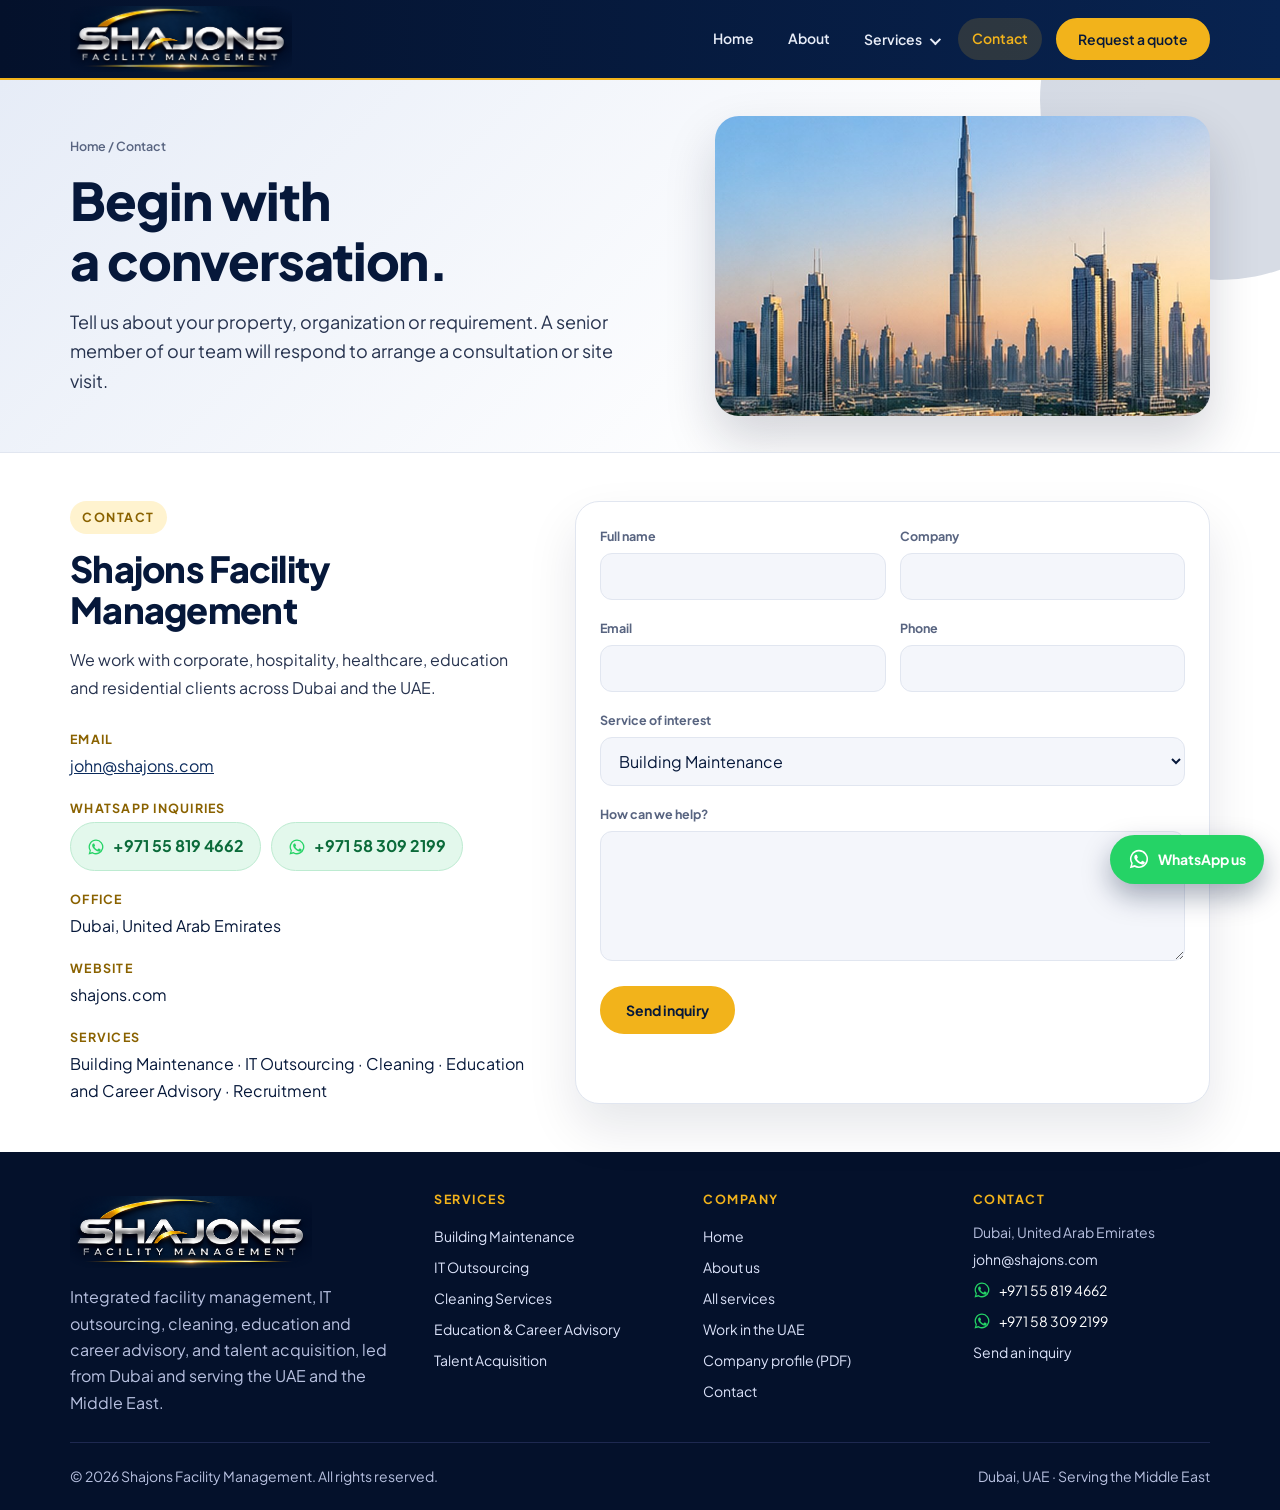
<file: contact.html>
<!doctype html>
<html lang="en">
<head>
<meta charset="utf-8">
<meta name="viewport" content="width=device-width, initial-scale=1, viewport-fit=cover">
<title>Contact | Shajons Facility Management</title>
<meta name="description" content="Contact Shajons Facility Management in Dubai for building maintenance, IT outsourcing, cleaning, education and career advisory, and talent acquisition.">
<link rel="canonical" href="https://shajons.com/contact.html">
<meta property="og:title" content="Contact | Shajons Facility Management">
<meta property="og:description" content="Contact Shajons Facility Management in Dubai for building maintenance, IT outsourcing, cleaning, education and career advisory, and talent acquisition.">
<meta property="og:type" content="website">
<meta property="og:url" content="https://shajons.com/contact.html">
<meta property="og:site_name" content="Shajons Facility Management">
<meta name="theme-color" content="#06183A">
<link rel="icon" href="img/favicon.png" type="image/png">
<meta property="og:image" content="https://shajons.com/img/og.png">
<link rel="preconnect" href="https://fonts.googleapis.com"><link rel="preconnect" href="https://fonts.gstatic.com" crossorigin>
<link href="https://fonts.googleapis.com/css2?family=Plus+Jakarta+Sans:wght@400;500;600;700;800&display=swap" rel="stylesheet">
<link rel="stylesheet" href="styles.css">

</head>
<body>
<svg xmlns="http://www.w3.org/2000/svg" aria-hidden="true" style="position:absolute;width:0;height:0;overflow:hidden">
<defs>
<symbol id="i-wrench" viewBox="0 0 24 24" fill="none" stroke="currentColor" stroke-width="1.6" stroke-linecap="round" stroke-linejoin="round"><path d="M14.7 6.3a4 4 0 0 0 5 5L12 19l-3-3 7.7-7.7"/><path d="M9 16 5 20a1.4 1.4 0 0 1-2-2l4-4"/><path d="M14.7 6.3a4 4 0 0 1 5-1l-2.4 2.4 1 1 2.4-2.4"/></symbol>
<symbol id="i-fan" viewBox="0 0 24 24" fill="none" stroke="currentColor" stroke-width="1.6" stroke-linecap="round" stroke-linejoin="round"><circle cx="12" cy="12" r="1.8"/><path d="M12 10.2C12 6 10 3 7 3c-2 0-2 3 0 5 1.5 1.4 3.200 2 5 2.200Z"/><path d="M13.800 12C18 12 21 10 21 7c0-2-3-2-5 0-1.400 1.500-2 3.200-2.200 5Z"/><path d="M12 13.800C12 18 14 21 17 21c2 0 2-3 0-5-1.500-1.400-3.200-2-5-2.200Z"/><path d="M10.200 12C6 12 3 14 3 17c0 2 3 2 5 0 1.400-1.500 2-3.200 2.200-5Z"/></symbol>
<symbol id="i-bolt" viewBox="0 0 24 24" fill="none" stroke="currentColor" stroke-width="1.6" stroke-linecap="round" stroke-linejoin="round"><path d="M13 2 4 14h7l-1 8 9-12h-7l1-8Z"/></symbol>
<symbol id="i-drop" viewBox="0 0 24 24" fill="none" stroke="currentColor" stroke-width="1.6" stroke-linecap="round" stroke-linejoin="round"><path d="M12 3s6 6.500 6 11a6 6 0 0 1-12 0c0-4.500 6-11 6-11Z"/><path d="M9.500 15a2.700 2.700 0 0 0 2.500 2"/></symbol>
<symbol id="i-flame" viewBox="0 0 24 24" fill="none" stroke="currentColor" stroke-width="1.6" stroke-linecap="round" stroke-linejoin="round"><path d="M12 3c1 3.500 5 5.500 5 10a5 5 0 0 1-10 0c0-2 1-3.200 2-4 .2 1.500 1 2.200 2 2.500C11 9 11 6 12 3Z"/></symbol>
<symbol id="i-lift" viewBox="0 0 24 24" fill="none" stroke="currentColor" stroke-width="1.6" stroke-linecap="round" stroke-linejoin="round"><rect x="4" y="3" width="16" height="18" rx="1.500"/><path d="M12 3v18"/><path d="m7.500 10 1.500-2 1.500 2M13.500 14l1.500 2 1.500-2"/></symbol>
<symbol id="i-sliders" viewBox="0 0 24 24" fill="none" stroke="currentColor" stroke-width="1.6" stroke-linecap="round" stroke-linejoin="round"><path d="M4 7h9M17 7h3M4 17h3M11 17h9"/><circle cx="15" cy="7" r="2"/><circle cx="9" cy="17" r="2"/></symbol>
<symbol id="i-brush" viewBox="0 0 24 24" fill="none" stroke="currentColor" stroke-width="1.6" stroke-linecap="round" stroke-linejoin="round"><rect x="4" y="3" width="14" height="6" rx="1"/><path d="M18 6h2v5h-8v3"/><rect x="10.500" y="14" width="3" height="7" rx="1"/></symbol>
<symbol id="i-leaf" viewBox="0 0 24 24" fill="none" stroke="currentColor" stroke-width="1.6" stroke-linecap="round" stroke-linejoin="round"><path d="M5 19c0-9 5-14 15-14 0 10-5 15-14 15"/><path d="M5 19c3-5 6-8 10-10"/></symbol>
<symbol id="i-gauge" viewBox="0 0 24 24" fill="none" stroke="currentColor" stroke-width="1.6" stroke-linecap="round" stroke-linejoin="round"><path d="M4 17a8 8 0 1 1 16 0"/><path d="m12 17 4-6"/><circle cx="12" cy="17" r="1"/></symbol>
<symbol id="i-headset" viewBox="0 0 24 24" fill="none" stroke="currentColor" stroke-width="1.6" stroke-linecap="round" stroke-linejoin="round"><path d="M4 14v-2a8 8 0 0 1 16 0v2"/><rect x="3" y="14" width="4" height="6" rx="1.500"/><rect x="17" y="14" width="4" height="6" rx="1.500"/><path d="M19 20c0 1.200-2 2-5 2"/></symbol>
<symbol id="i-monitor" viewBox="0 0 24 24" fill="none" stroke="currentColor" stroke-width="1.6" stroke-linecap="round" stroke-linejoin="round"><rect x="3" y="4" width="18" height="12" rx="1.500"/><path d="M8 20h8M12 16v4"/></symbol>
<symbol id="i-network" viewBox="0 0 24 24" fill="none" stroke="currentColor" stroke-width="1.6" stroke-linecap="round" stroke-linejoin="round"><rect x="9" y="3" width="6" height="5" rx="1"/><rect x="3" y="16" width="6" height="5" rx="1"/><rect x="15" y="16" width="6" height="5" rx="1"/><path d="M12 8v4M6 16v-4h12v4"/></symbol>
<symbol id="i-shield" viewBox="0 0 24 24" fill="none" stroke="currentColor" stroke-width="1.6" stroke-linecap="round" stroke-linejoin="round"><path d="M12 3 5 6v6c0 4.500 3 7.500 7 9 4-1.500 7-4.500 7-9V6l-7-3Z"/><path d="m9 12 2 2 4-4"/></symbol>
<symbol id="i-cloud" viewBox="0 0 24 24" fill="none" stroke="currentColor" stroke-width="1.6" stroke-linecap="round" stroke-linejoin="round"><path d="M7 18a4 4 0 0 1-.5-8A6 6 0 0 1 18 9.500 4.300 4.300 0 0 1 17.500 18H7Z"/></symbol>
<symbol id="i-code" viewBox="0 0 24 24" fill="none" stroke="currentColor" stroke-width="1.6" stroke-linecap="round" stroke-linejoin="round"><path d="m8 7-5 5 5 5M16 7l5 5-5 5M14 4l-4 16"/></symbol>
<symbol id="i-layout" viewBox="0 0 24 24" fill="none" stroke="currentColor" stroke-width="1.6" stroke-linecap="round" stroke-linejoin="round"><rect x="3" y="4" width="18" height="16" rx="1.500"/><path d="M3 9h18M9 9v11"/></symbol>
<symbol id="i-database" viewBox="0 0 24 24" fill="none" stroke="currentColor" stroke-width="1.6" stroke-linecap="round" stroke-linejoin="round"><ellipse cx="12" cy="6" rx="7" ry="3"/><path d="M5 6v6c0 1.700 3.100 3 7 3s7-1.300 7-3V6M5 12v6c0 1.700 3.100 3 7 3s7-1.300 7-3v-6"/></symbol>
<symbol id="i-phone" viewBox="0 0 24 24" fill="none" stroke="currentColor" stroke-width="1.6" stroke-linecap="round" stroke-linejoin="round"><rect x="7" y="2" width="10" height="20" rx="2"/><path d="M11 18h2"/></symbol>
<symbol id="i-receipt" viewBox="0 0 24 24" fill="none" stroke="currentColor" stroke-width="1.6" stroke-linecap="round" stroke-linejoin="round"><path d="M6 3h12v18l-3-2-3 2-3-2-3 2V3Z"/><path d="M9 8h6M9 12h6"/></symbol>
<symbol id="i-sparkle" viewBox="0 0 24 24" fill="none" stroke="currentColor" stroke-width="1.6" stroke-linecap="round" stroke-linejoin="round"><path d="M10 3c.6 4.500 2.500 6.400 7 7-4.500.6-6.400 2.500-7 7-.6-4.500-2.500-6.400-7-7 4.500-.6 6.400-2.500 7-7Z"/><path d="M18 15c.3 2 1 2.700 3 3-2 .3-2.700 1-3 3-.3-2-1-2.700-3-3 2-.3 2.700-1 3-3Z"/></symbol>
<symbol id="i-window" viewBox="0 0 24 24" fill="none" stroke="currentColor" stroke-width="1.6" stroke-linecap="round" stroke-linejoin="round"><rect x="4" y="3" width="16" height="18" rx="1"/><path d="M12 3v18M4 12h16"/></symbol>
<symbol id="i-recycle" viewBox="0 0 24 24" fill="none" stroke="currentColor" stroke-width="1.6" stroke-linecap="round" stroke-linejoin="round"><path d="M4 7h16M9 7V4h6v3M6 7l1 13h10l1-13M10 11v6M14 11v6"/></symbol>
<symbol id="i-bug" viewBox="0 0 24 24" fill="none" stroke="currentColor" stroke-width="1.6" stroke-linecap="round" stroke-linejoin="round"><rect x="8" y="8" width="8" height="12" rx="4"/><path d="M9 8a3 3 0 0 1 6 0M4 11h4M16 11h4M4 18h4M16 18h4M5 5l3 3M19 5l-3 3M12 12v8"/></symbol>
<symbol id="i-building" viewBox="0 0 24 24" fill="none" stroke="currentColor" stroke-width="1.6" stroke-linecap="round" stroke-linejoin="round"><rect x="5" y="3" width="10" height="18" rx="1"/><path d="M15 9h4v12h-4M8 7h4M8 11h4M8 15h4"/></symbol>
<symbol id="i-bed" viewBox="0 0 24 24" fill="none" stroke="currentColor" stroke-width="1.6" stroke-linecap="round" stroke-linejoin="round"><path d="M3 18V6M3 14h18v4M21 14v-2a3 3 0 0 0-3-3h-7v5"/><circle cx="7" cy="11" r="1.500"/></symbol>
<symbol id="i-cross" viewBox="0 0 24 24" fill="none" stroke="currentColor" stroke-width="1.6" stroke-linecap="round" stroke-linejoin="round"><rect x="4" y="4" width="16" height="16" rx="2"/><path d="M12 8v8M8 12h8"/></symbol>
<symbol id="i-cap" viewBox="0 0 24 24" fill="none" stroke="currentColor" stroke-width="1.6" stroke-linecap="round" stroke-linejoin="round"><path d="m2 9 10-5 10 5-10 5L2 9Z"/><path d="M6 11v5c2 2 10 2 12 0v-5M22 9v6"/></symbol>
<symbol id="i-book" viewBox="0 0 24 24" fill="none" stroke="currentColor" stroke-width="1.6" stroke-linecap="round" stroke-linejoin="round"><path d="M4 5a2 2 0 0 1 2-2h13v16H6a2 2 0 0 0-2 2V5Z"/><path d="M4 21h15M9 8h6"/></symbol>
<symbol id="i-globe" viewBox="0 0 24 24" fill="none" stroke="currentColor" stroke-width="1.6" stroke-linecap="round" stroke-linejoin="round"><circle cx="12" cy="12" r="9"/><path d="M3 12h18M12 3c3 3 3 15 0 18M12 3c-3 3-3 15 0 18"/></symbol>
<symbol id="i-compass" viewBox="0 0 24 24" fill="none" stroke="currentColor" stroke-width="1.6" stroke-linecap="round" stroke-linejoin="round"><circle cx="12" cy="12" r="9"/><path d="m15.500 8.500-2 5-5 2 2-5 5-2Z"/></symbol>
<symbol id="i-file" viewBox="0 0 24 24" fill="none" stroke="currentColor" stroke-width="1.6" stroke-linecap="round" stroke-linejoin="round"><path d="M6 3h8l4 4v14H6V3Z"/><path d="M14 3v4h4M9 12h6M9 16h6"/></symbol>
<symbol id="i-user" viewBox="0 0 24 24" fill="none" stroke="currentColor" stroke-width="1.6" stroke-linecap="round" stroke-linejoin="round"><circle cx="12" cy="8" r="4"/><path d="M4 21a8 8 0 0 1 16 0"/></symbol>
<symbol id="i-users" viewBox="0 0 24 24" fill="none" stroke="currentColor" stroke-width="1.6" stroke-linecap="round" stroke-linejoin="round"><circle cx="9" cy="8" r="3.500"/><path d="M2 20a7 7 0 0 1 14 0"/><circle cx="17" cy="9" r="2.500"/><path d="M18 14a6 6 0 0 1 4 6"/></symbol>
<symbol id="i-search" viewBox="0 0 24 24" fill="none" stroke="currentColor" stroke-width="1.6" stroke-linecap="round" stroke-linejoin="round"><circle cx="11" cy="11" r="7"/><path d="m21 21-5-5"/></symbol>
<symbol id="i-briefcase" viewBox="0 0 24 24" fill="none" stroke="currentColor" stroke-width="1.6" stroke-linecap="round" stroke-linejoin="round"><rect x="3" y="7" width="18" height="13" rx="1.500"/><path d="M9 7V4h6v3M3 13h18"/></symbol>
<symbol id="i-clock" viewBox="0 0 24 24" fill="none" stroke="currentColor" stroke-width="1.6" stroke-linecap="round" stroke-linejoin="round"><circle cx="12" cy="12" r="9"/><path d="M12 7v5l3 2"/></symbol>
<symbol id="i-wallet" viewBox="0 0 24 24" fill="none" stroke="currentColor" stroke-width="1.6" stroke-linecap="round" stroke-linejoin="round"><path d="M4 7a2 2 0 0 1 2-2h12v4M4 7v11a2 2 0 0 0 2 2h14V9H6a2 2 0 0 1-2-2Z"/><circle cx="16.500" cy="14.500" r="1"/></symbol>
<symbol id="i-badge" viewBox="0 0 24 24" fill="none" stroke="currentColor" stroke-width="1.6" stroke-linecap="round" stroke-linejoin="round"><circle cx="12" cy="9" r="6"/><path d="m8.500 14-1.500 7 5-3 5 3-1.500-7"/></symbol>
<symbol id="i-check" viewBox="0 0 24 24" fill="none" stroke="currentColor" stroke-width="2" stroke-linecap="round" stroke-linejoin="round"><path d="m5 12 5 5 9-10"/></symbol>
<symbol id="i-chart" viewBox="0 0 24 24" fill="none" stroke="currentColor" stroke-width="1.6" stroke-linecap="round" stroke-linejoin="round"><path d="M4 20V4M4 20h16"/><path d="M8 16v-4M12 16V8M16 16v-6"/></symbol>
<symbol id="i-kitchen" viewBox="0 0 24 24" fill="none" stroke="currentColor" stroke-width="1.6" stroke-linecap="round" stroke-linejoin="round"><path d="M6 14a4 4 0 0 1-1-7.800A5 5 0 0 1 15 5a4 4 0 0 1 3 7.200V14H6Z"/><path d="M6 14v6h12v-6"/></symbol>
<symbol id="i-layers" viewBox="0 0 24 24" fill="none" stroke="currentColor" stroke-width="1.6" stroke-linecap="round" stroke-linejoin="round"><path d="m12 3 9 5-9 5-9-5 9-5Z"/><path d="m3 13 9 5 9-5"/></symbol>
</defs>
<symbol id="i-whatsapp" viewBox="0 0 24 24"><path fill="currentColor" d="M12.04 2a9.9 9.9 0 0 0-8.5 14.9L2 22l5.25-1.38A9.9 9.9 0 1 0 12.04 2zm0 1.8a8.1 8.1 0 1 1-4.2 15.04l-.3-.18-3.1.82.83-3.02-.2-.31A8.1 8.1 0 0 1 12.04 3.8zM8.6 7.4c-.2 0-.5.07-.75.35-.26.28-.98.96-.98 2.34s1 2.7 1.14 2.88c.14.19 1.95 3.1 4.8 4.22 2.37.93 2.85.75 3.37.7.52-.05 1.66-.68 1.9-1.33.23-.65.23-1.2.16-1.33-.07-.12-.26-.19-.54-.33-.28-.14-1.66-.82-1.92-.91-.26-.1-.45-.14-.63.14-.19.28-.72.91-.88 1.1-.16.18-.33.2-.6.07-.28-.14-1.19-.44-2.26-1.4-.84-.75-1.4-1.67-1.57-1.95-.16-.28-.02-.43.12-.57.13-.12.28-.33.42-.5.14-.16.19-.28.28-.47.1-.19.05-.35-.02-.5-.07-.14-.62-1.52-.86-2.08-.22-.54-.45-.47-.63-.48h-.54z"/></symbol></svg>

<a class="skip" href="#main">Skip to content</a>
<header class="top"><div class="wrap"><a class="brand" href="index.html" aria-label="Shajons Facility Management home"><img src="img/logo.png" alt="Shajons Facility Management" width="960" height="286"></a><button class="menu" id="menu" aria-expanded="false" aria-controls="nav" type="button">Menu</button><nav class="links" id="nav" aria-label="Primary"><a href="index.html">Home</a><a href="about.html">About</a><div class="dd"><a href="services.html">Services</a><div class="dd-menu"><a href="building-maintenance.html">Building Maintenance</a><a href="it-outsourcing.html">IT Outsourcing</a><a href="cleaning-services.html">Cleaning Services</a><a href="education-advisory.html">Education &amp; Career Advisory</a><a href="recruitment-services.html">Talent Acquisition</a></div></div><a href="contact.html" aria-current="page">Contact</a><a class="btn" href="contact.html">Request a quote</a></nav></div></header>
<main id="main" class="">

<div class="pagehead"><div class="wrap"><div><div class="crumbs"><a href="index.html">Home</a> / Contact</div><h1>Begin with a conversation.</h1>
<p class="lede">Tell us about your property, organization or requirement. A senior member of our team will respond to arrange a consultation or site visit.</p></div>
<figure><img src="img/home.jpg" alt="modern skyline" width="800" height="560"></figure></div></div>
<section><div class="wrap contact"><div><div class="eyebrow">Contact</div><h2>Shajons Facility Management</h2>
<div class="prose"><p>We work with corporate, hospitality, healthcare, education and residential clients across Dubai and the UAE.</p></div>
<dl><div><dt>Email</dt><dd><a href="mailto:john@shajons.com">john@shajons.com</a></dd></div><div><dt>WhatsApp inquiries</dt><dd class="wa-list"><a class="wa-link" href="https://wa.me/971558194662?text=Hello%20Shajons%2C%20I%20would%20like%20to%20make%20an%20inquiry." target="_blank" rel="noopener"><svg aria-hidden="true" focusable="false"><use href="#i-whatsapp"/></svg><span>+971 55 819 4662</span></a><a class="wa-link" href="https://wa.me/971583092199?text=Hello%20Shajons%2C%20I%20would%20like%20to%20make%20an%20inquiry." target="_blank" rel="noopener"><svg aria-hidden="true" focusable="false"><use href="#i-whatsapp"/></svg><span>+971 58 309 2199</span></a></dd></div><div><dt>Office</dt><dd>Dubai, United Arab Emirates</dd></div><div><dt>Website</dt><dd>shajons.com</dd></div><div><dt>Services</dt><dd>Building Maintenance &middot; IT Outsourcing &middot; Cleaning &middot; Education and Career Advisory &middot; Recruitment</dd></div></dl></div>
<form class="enq" id="inquiry" name="inquiry" method="POST" data-netlify="true" netlify-honeypot="bot-field" novalidate>
<input type="hidden" name="form-name" value="inquiry"><p class="hp"><label>Do not fill this out <input name="bot-field" tabindex="-1" autocomplete="off"></label></p>
<div><label for="name">Full name</label><input id="name" name="name" autocomplete="name" required></div>
<div><label for="company">Company</label><input id="company" name="company" autocomplete="organization"></div>
<div><label for="email">Email</label><input id="email" name="email" type="email" autocomplete="email" required></div>
<div><label for="phone">Phone</label><input id="phone" name="phone" type="tel" autocomplete="tel"></div>
<div class="full"><label for="service">Service of interest</label><select id="service" name="service"><option>Building Maintenance</option><option>IT Outsourcing</option><option>Cleaning Services</option><option>Education &amp; Career Advisory</option><option>Talent Acquisition</option><option>Integrated facility management</option><option>Tablyvio restaurant POS</option><option>Tablyvio distributor inquiry</option></select></div>
<div class="full"><label for="brief">How can we help?</label><textarea id="brief" name="brief"></textarea></div>
<div class="full"><button class="btn" type="submit">Send inquiry</button></div>
<div class="full" id="msg" role="status" aria-live="polite"></div></form></div></section>
</main>
<footer><div class="wrap"><div class="cols"><div class="about"><a class="brand" href="index.html"><img src="img/logo.png" alt="Shajons Facility Management" width="960" height="286"></a><p>Integrated facility management, IT outsourcing, cleaning, education and career advisory, and talent acquisition, led from Dubai and serving the UAE and the Middle East.</p></div><div><h4>Services</h4><a href="building-maintenance.html">Building Maintenance</a><a href="it-outsourcing.html">IT Outsourcing</a><a href="cleaning-services.html">Cleaning Services</a><a href="education-advisory.html">Education &amp; Career Advisory</a><a href="recruitment-services.html">Talent Acquisition</a></div><div><h4>Company</h4><a href="index.html">Home</a><a href="about.html">About us</a><a href="services.html">All services</a><a href="work-in-uae.html">Work in the UAE</a><a href="Shajons-Company-Profile.pdf" download>Company profile (PDF)</a><a href="contact.html">Contact</a></div><div><h4>Contact</h4><span>Dubai, United Arab Emirates</span><a href="mailto:john@shajons.com">john@shajons.com</a><a class="wa-link" href="https://wa.me/971558194662?text=Hello%20Shajons%2C%20I%20would%20like%20to%20make%20an%20inquiry." target="_blank" rel="noopener"><svg aria-hidden="true" focusable="false"><use href="#i-whatsapp"/></svg><span>+971 55 819 4662</span></a><a class="wa-link" href="https://wa.me/971583092199?text=Hello%20Shajons%2C%20I%20would%20like%20to%20make%20an%20inquiry." target="_blank" rel="noopener"><svg aria-hidden="true" focusable="false"><use href="#i-whatsapp"/></svg><span>+971 58 309 2199</span></a><a href="contact.html">Send an inquiry</a></div></div><div class="legal"><span>&copy; <span id="yr">2026</span> Shajons Facility Management. All rights reserved.</span><span>Dubai, UAE &middot; Serving the Middle East</span></div></div></footer>
<a class="fab" href="https://wa.me/971558194662?text=Hello%20Shajons%2C%20I%20would%20like%20to%20make%20an%20inquiry." target="_blank" rel="noopener"><svg aria-hidden="true" focusable="false"><use href="#i-whatsapp"/></svg><span>WhatsApp us</span></a>
<script src="site.js"></script>
</body>
</html>
</file>
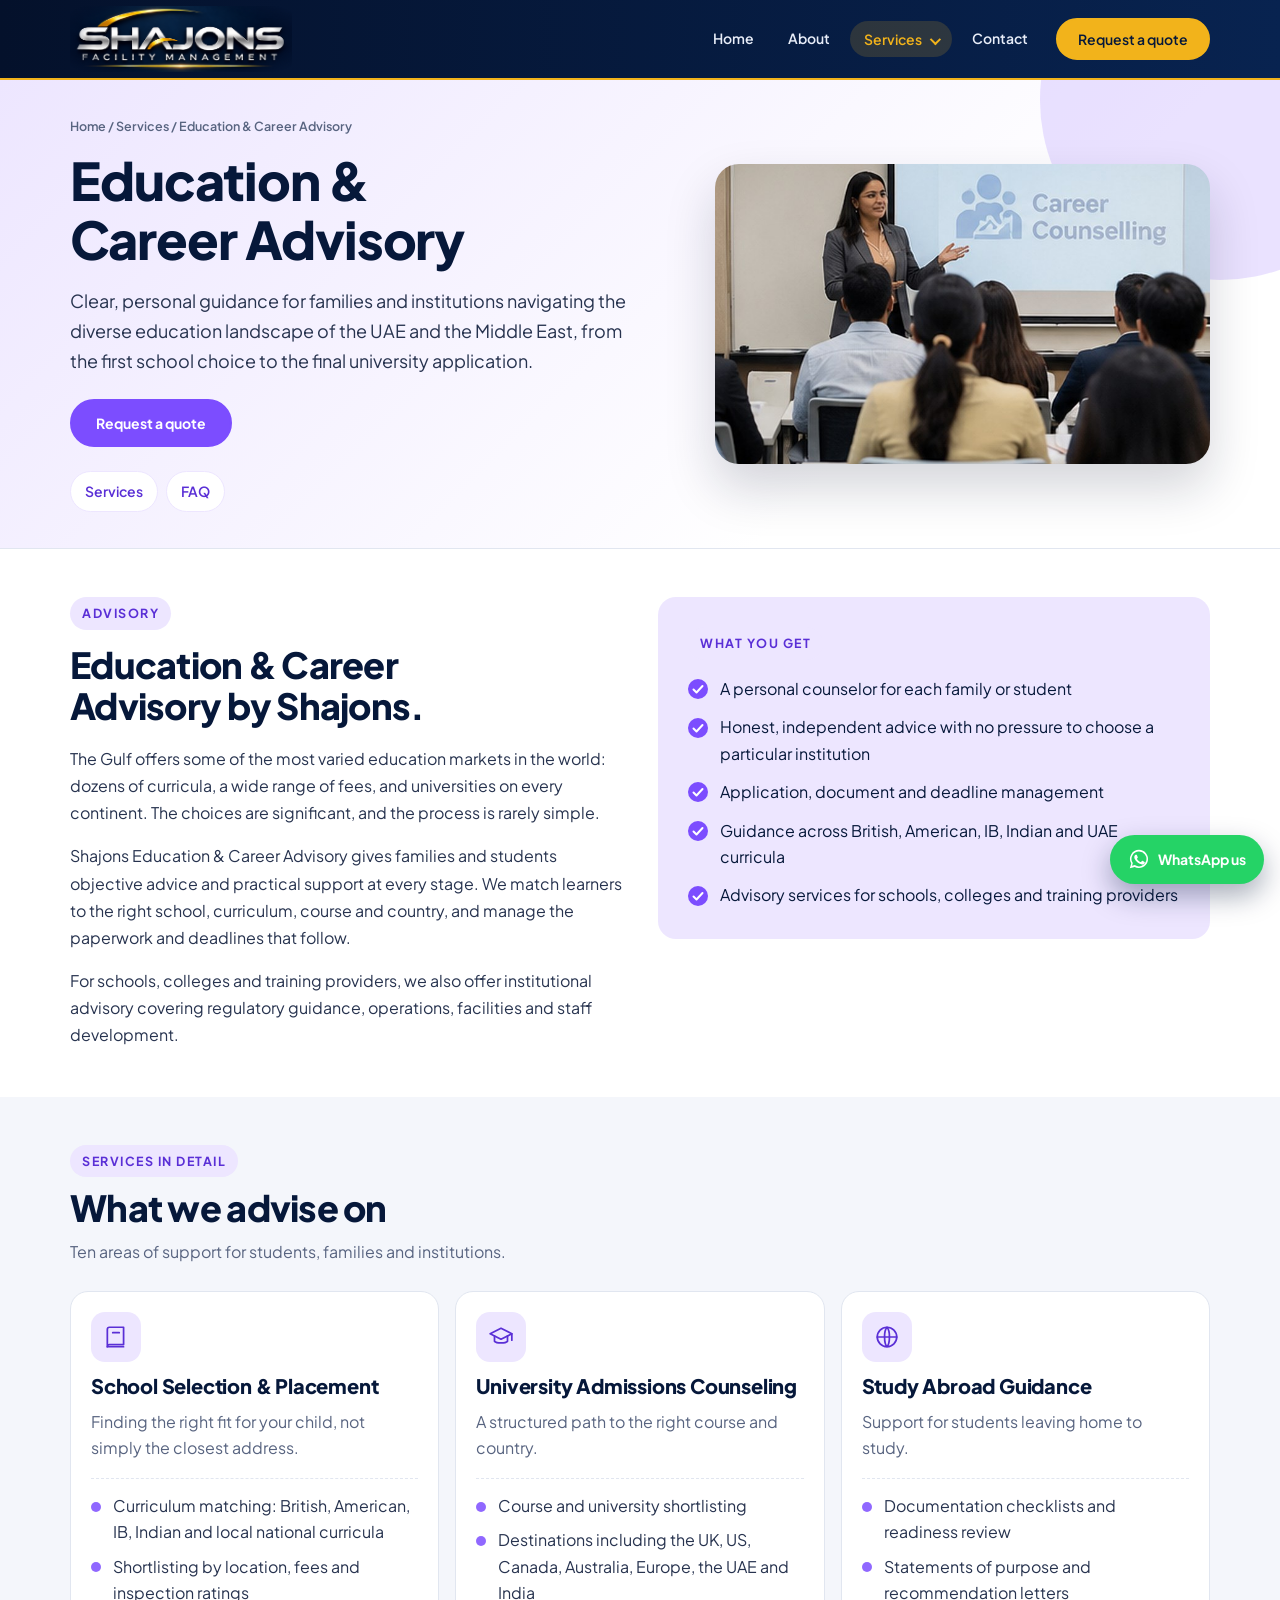
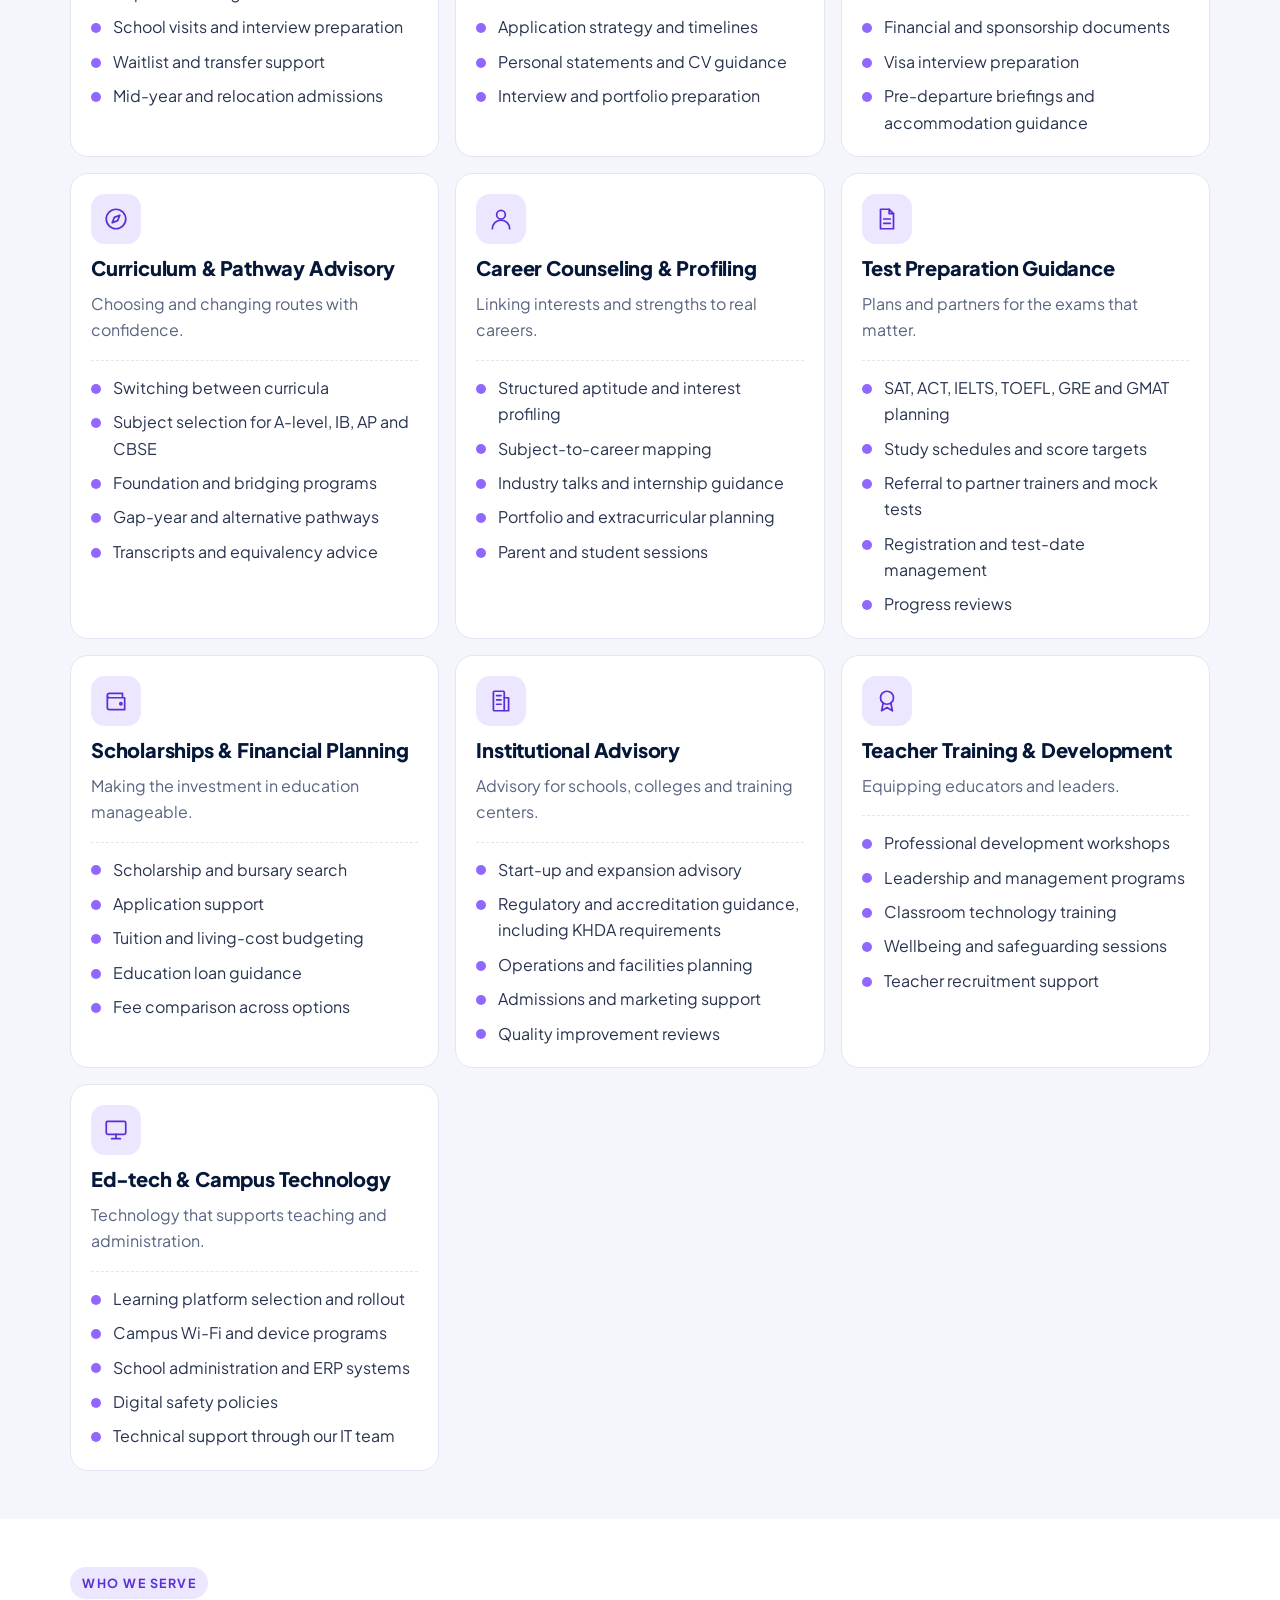
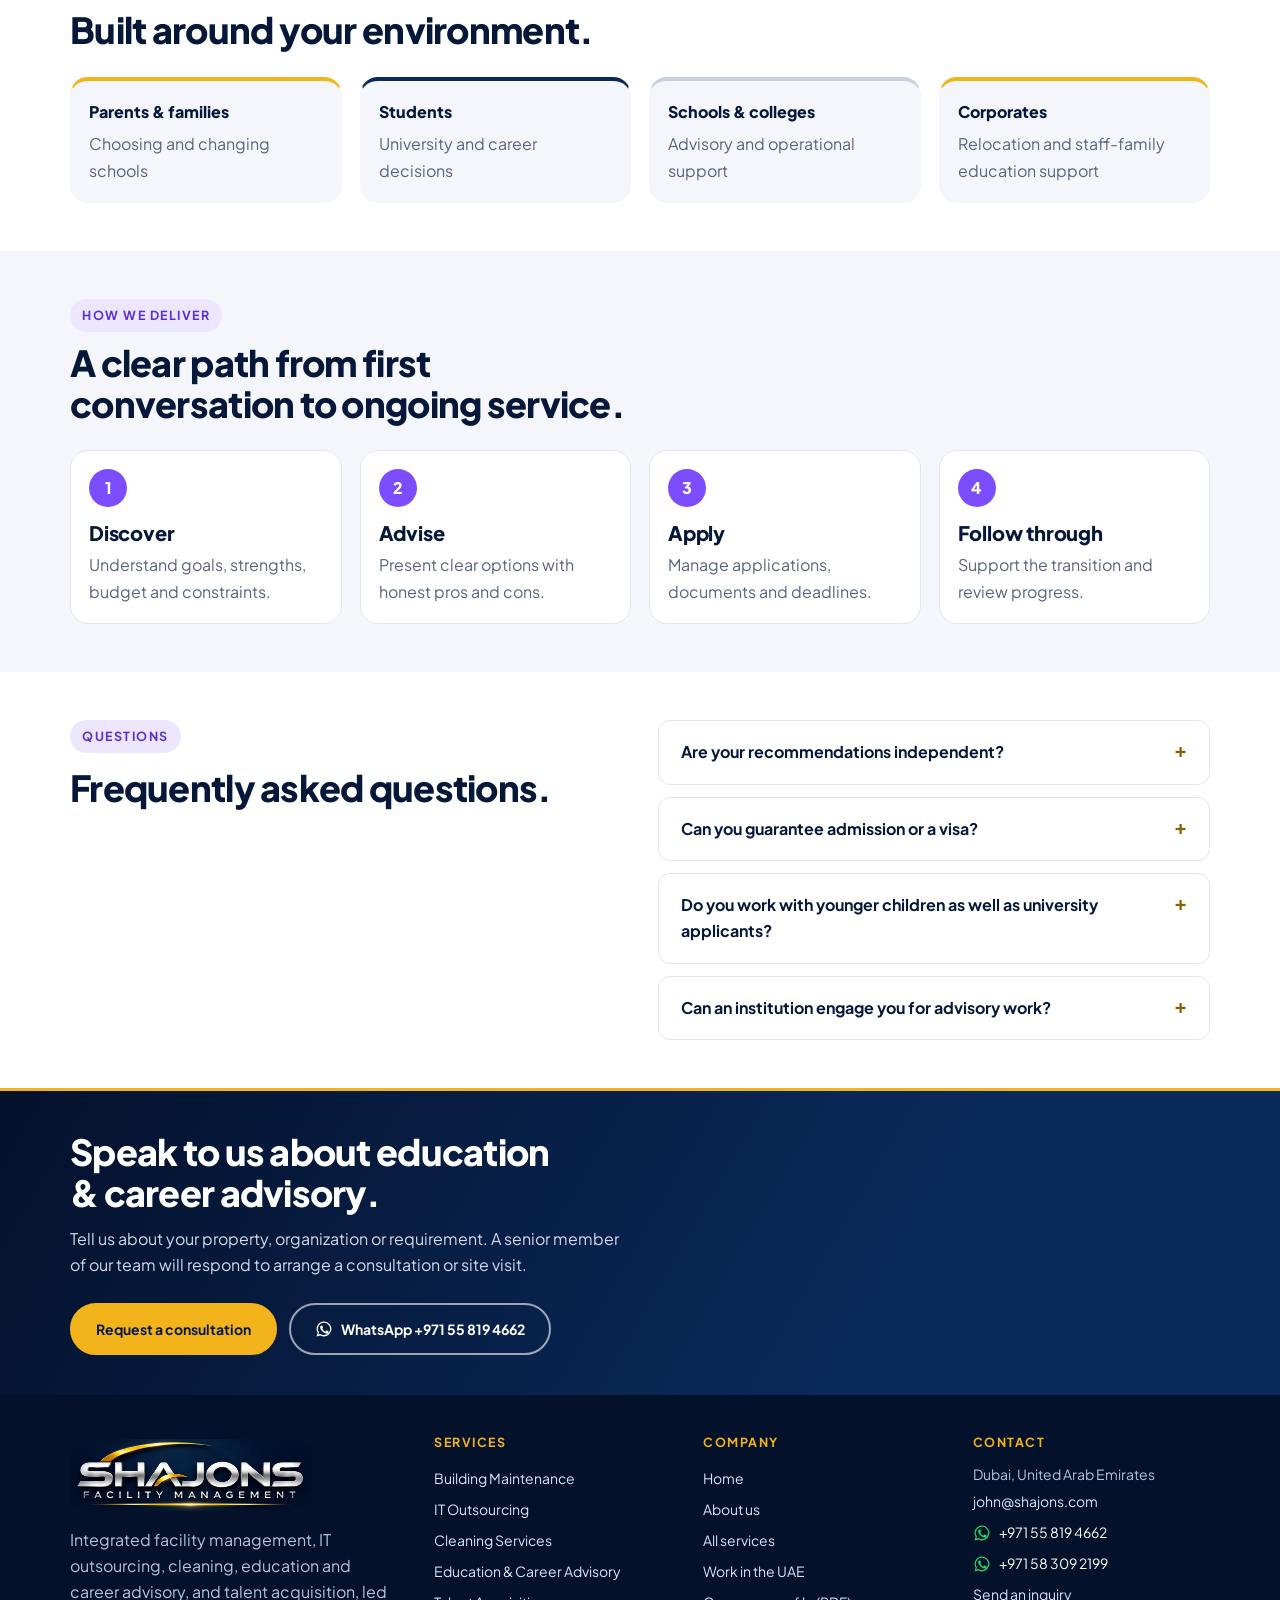
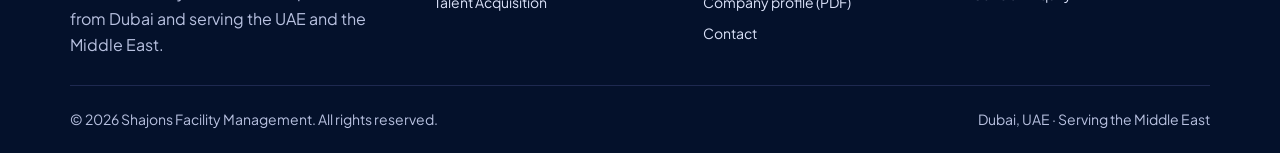
<file: education-advisory.html>
<!doctype html>
<html lang="en">
<head>
<meta charset="utf-8">
<meta name="viewport" content="width=device-width, initial-scale=1, viewport-fit=cover">
<title>Education &amp; Career Advisory in Dubai and the Middle East | Shajons Facility Management</title>
<meta name="description" content="Education and career advisory in Dubai: school selection, university admissions counseling, study abroad guidance, career counseling, test preparation guidance and institutional advisory for families across the UAE and the Middle East.">
<link rel="canonical" href="https://shajons.com/education-advisory.html">
<meta property="og:title" content="Education &amp; Career Advisory in Dubai and the Middle East | Shajons Facility Management">
<meta property="og:description" content="Education and career advisory in Dubai: school selection, university admissions counseling, study abroad guidance, career counseling, test preparation guidance and institutional advisory for families across the UAE and the Middle East.">
<meta property="og:type" content="website">
<meta property="og:url" content="https://shajons.com/education-advisory.html">
<meta property="og:site_name" content="Shajons Facility Management">
<meta name="theme-color" content="#06183A">
<link rel="icon" href="img/favicon.png" type="image/png">
<meta property="og:image" content="https://shajons.com/img/og.png">
<link rel="preconnect" href="https://fonts.googleapis.com"><link rel="preconnect" href="https://fonts.gstatic.com" crossorigin>
<link href="https://fonts.googleapis.com/css2?family=Plus+Jakarta+Sans:wght@400;500;600;700;800&display=swap" rel="stylesheet">
<link rel="stylesheet" href="styles.css">

</head>
<body>
<svg xmlns="http://www.w3.org/2000/svg" aria-hidden="true" style="position:absolute;width:0;height:0;overflow:hidden">
<defs>
<symbol id="i-wrench" viewBox="0 0 24 24" fill="none" stroke="currentColor" stroke-width="1.6" stroke-linecap="round" stroke-linejoin="round"><path d="M14.7 6.3a4 4 0 0 0 5 5L12 19l-3-3 7.7-7.7"/><path d="M9 16 5 20a1.4 1.4 0 0 1-2-2l4-4"/><path d="M14.7 6.3a4 4 0 0 1 5-1l-2.4 2.4 1 1 2.4-2.4"/></symbol>
<symbol id="i-fan" viewBox="0 0 24 24" fill="none" stroke="currentColor" stroke-width="1.6" stroke-linecap="round" stroke-linejoin="round"><circle cx="12" cy="12" r="1.8"/><path d="M12 10.2C12 6 10 3 7 3c-2 0-2 3 0 5 1.5 1.4 3.200 2 5 2.200Z"/><path d="M13.800 12C18 12 21 10 21 7c0-2-3-2-5 0-1.400 1.500-2 3.200-2.200 5Z"/><path d="M12 13.800C12 18 14 21 17 21c2 0 2-3 0-5-1.500-1.400-3.200-2-5-2.200Z"/><path d="M10.200 12C6 12 3 14 3 17c0 2 3 2 5 0 1.400-1.500 2-3.200 2.200-5Z"/></symbol>
<symbol id="i-bolt" viewBox="0 0 24 24" fill="none" stroke="currentColor" stroke-width="1.6" stroke-linecap="round" stroke-linejoin="round"><path d="M13 2 4 14h7l-1 8 9-12h-7l1-8Z"/></symbol>
<symbol id="i-drop" viewBox="0 0 24 24" fill="none" stroke="currentColor" stroke-width="1.6" stroke-linecap="round" stroke-linejoin="round"><path d="M12 3s6 6.500 6 11a6 6 0 0 1-12 0c0-4.500 6-11 6-11Z"/><path d="M9.500 15a2.700 2.700 0 0 0 2.500 2"/></symbol>
<symbol id="i-flame" viewBox="0 0 24 24" fill="none" stroke="currentColor" stroke-width="1.6" stroke-linecap="round" stroke-linejoin="round"><path d="M12 3c1 3.500 5 5.500 5 10a5 5 0 0 1-10 0c0-2 1-3.200 2-4 .2 1.500 1 2.200 2 2.500C11 9 11 6 12 3Z"/></symbol>
<symbol id="i-lift" viewBox="0 0 24 24" fill="none" stroke="currentColor" stroke-width="1.6" stroke-linecap="round" stroke-linejoin="round"><rect x="4" y="3" width="16" height="18" rx="1.500"/><path d="M12 3v18"/><path d="m7.500 10 1.500-2 1.500 2M13.500 14l1.500 2 1.500-2"/></symbol>
<symbol id="i-sliders" viewBox="0 0 24 24" fill="none" stroke="currentColor" stroke-width="1.6" stroke-linecap="round" stroke-linejoin="round"><path d="M4 7h9M17 7h3M4 17h3M11 17h9"/><circle cx="15" cy="7" r="2"/><circle cx="9" cy="17" r="2"/></symbol>
<symbol id="i-brush" viewBox="0 0 24 24" fill="none" stroke="currentColor" stroke-width="1.6" stroke-linecap="round" stroke-linejoin="round"><rect x="4" y="3" width="14" height="6" rx="1"/><path d="M18 6h2v5h-8v3"/><rect x="10.500" y="14" width="3" height="7" rx="1"/></symbol>
<symbol id="i-leaf" viewBox="0 0 24 24" fill="none" stroke="currentColor" stroke-width="1.6" stroke-linecap="round" stroke-linejoin="round"><path d="M5 19c0-9 5-14 15-14 0 10-5 15-14 15"/><path d="M5 19c3-5 6-8 10-10"/></symbol>
<symbol id="i-gauge" viewBox="0 0 24 24" fill="none" stroke="currentColor" stroke-width="1.6" stroke-linecap="round" stroke-linejoin="round"><path d="M4 17a8 8 0 1 1 16 0"/><path d="m12 17 4-6"/><circle cx="12" cy="17" r="1"/></symbol>
<symbol id="i-headset" viewBox="0 0 24 24" fill="none" stroke="currentColor" stroke-width="1.6" stroke-linecap="round" stroke-linejoin="round"><path d="M4 14v-2a8 8 0 0 1 16 0v2"/><rect x="3" y="14" width="4" height="6" rx="1.500"/><rect x="17" y="14" width="4" height="6" rx="1.500"/><path d="M19 20c0 1.200-2 2-5 2"/></symbol>
<symbol id="i-monitor" viewBox="0 0 24 24" fill="none" stroke="currentColor" stroke-width="1.6" stroke-linecap="round" stroke-linejoin="round"><rect x="3" y="4" width="18" height="12" rx="1.500"/><path d="M8 20h8M12 16v4"/></symbol>
<symbol id="i-network" viewBox="0 0 24 24" fill="none" stroke="currentColor" stroke-width="1.6" stroke-linecap="round" stroke-linejoin="round"><rect x="9" y="3" width="6" height="5" rx="1"/><rect x="3" y="16" width="6" height="5" rx="1"/><rect x="15" y="16" width="6" height="5" rx="1"/><path d="M12 8v4M6 16v-4h12v4"/></symbol>
<symbol id="i-shield" viewBox="0 0 24 24" fill="none" stroke="currentColor" stroke-width="1.6" stroke-linecap="round" stroke-linejoin="round"><path d="M12 3 5 6v6c0 4.500 3 7.500 7 9 4-1.500 7-4.500 7-9V6l-7-3Z"/><path d="m9 12 2 2 4-4"/></symbol>
<symbol id="i-cloud" viewBox="0 0 24 24" fill="none" stroke="currentColor" stroke-width="1.6" stroke-linecap="round" stroke-linejoin="round"><path d="M7 18a4 4 0 0 1-.5-8A6 6 0 0 1 18 9.500 4.300 4.300 0 0 1 17.500 18H7Z"/></symbol>
<symbol id="i-code" viewBox="0 0 24 24" fill="none" stroke="currentColor" stroke-width="1.6" stroke-linecap="round" stroke-linejoin="round"><path d="m8 7-5 5 5 5M16 7l5 5-5 5M14 4l-4 16"/></symbol>
<symbol id="i-layout" viewBox="0 0 24 24" fill="none" stroke="currentColor" stroke-width="1.6" stroke-linecap="round" stroke-linejoin="round"><rect x="3" y="4" width="18" height="16" rx="1.500"/><path d="M3 9h18M9 9v11"/></symbol>
<symbol id="i-database" viewBox="0 0 24 24" fill="none" stroke="currentColor" stroke-width="1.6" stroke-linecap="round" stroke-linejoin="round"><ellipse cx="12" cy="6" rx="7" ry="3"/><path d="M5 6v6c0 1.700 3.100 3 7 3s7-1.300 7-3V6M5 12v6c0 1.700 3.100 3 7 3s7-1.300 7-3v-6"/></symbol>
<symbol id="i-phone" viewBox="0 0 24 24" fill="none" stroke="currentColor" stroke-width="1.6" stroke-linecap="round" stroke-linejoin="round"><rect x="7" y="2" width="10" height="20" rx="2"/><path d="M11 18h2"/></symbol>
<symbol id="i-receipt" viewBox="0 0 24 24" fill="none" stroke="currentColor" stroke-width="1.6" stroke-linecap="round" stroke-linejoin="round"><path d="M6 3h12v18l-3-2-3 2-3-2-3 2V3Z"/><path d="M9 8h6M9 12h6"/></symbol>
<symbol id="i-sparkle" viewBox="0 0 24 24" fill="none" stroke="currentColor" stroke-width="1.6" stroke-linecap="round" stroke-linejoin="round"><path d="M10 3c.6 4.500 2.500 6.400 7 7-4.500.6-6.400 2.500-7 7-.6-4.500-2.500-6.400-7-7 4.500-.6 6.400-2.500 7-7Z"/><path d="M18 15c.3 2 1 2.700 3 3-2 .3-2.700 1-3 3-.3-2-1-2.700-3-3 2-.3 2.700-1 3-3Z"/></symbol>
<symbol id="i-window" viewBox="0 0 24 24" fill="none" stroke="currentColor" stroke-width="1.6" stroke-linecap="round" stroke-linejoin="round"><rect x="4" y="3" width="16" height="18" rx="1"/><path d="M12 3v18M4 12h16"/></symbol>
<symbol id="i-recycle" viewBox="0 0 24 24" fill="none" stroke="currentColor" stroke-width="1.6" stroke-linecap="round" stroke-linejoin="round"><path d="M4 7h16M9 7V4h6v3M6 7l1 13h10l1-13M10 11v6M14 11v6"/></symbol>
<symbol id="i-bug" viewBox="0 0 24 24" fill="none" stroke="currentColor" stroke-width="1.6" stroke-linecap="round" stroke-linejoin="round"><rect x="8" y="8" width="8" height="12" rx="4"/><path d="M9 8a3 3 0 0 1 6 0M4 11h4M16 11h4M4 18h4M16 18h4M5 5l3 3M19 5l-3 3M12 12v8"/></symbol>
<symbol id="i-building" viewBox="0 0 24 24" fill="none" stroke="currentColor" stroke-width="1.6" stroke-linecap="round" stroke-linejoin="round"><rect x="5" y="3" width="10" height="18" rx="1"/><path d="M15 9h4v12h-4M8 7h4M8 11h4M8 15h4"/></symbol>
<symbol id="i-bed" viewBox="0 0 24 24" fill="none" stroke="currentColor" stroke-width="1.6" stroke-linecap="round" stroke-linejoin="round"><path d="M3 18V6M3 14h18v4M21 14v-2a3 3 0 0 0-3-3h-7v5"/><circle cx="7" cy="11" r="1.500"/></symbol>
<symbol id="i-cross" viewBox="0 0 24 24" fill="none" stroke="currentColor" stroke-width="1.6" stroke-linecap="round" stroke-linejoin="round"><rect x="4" y="4" width="16" height="16" rx="2"/><path d="M12 8v8M8 12h8"/></symbol>
<symbol id="i-cap" viewBox="0 0 24 24" fill="none" stroke="currentColor" stroke-width="1.6" stroke-linecap="round" stroke-linejoin="round"><path d="m2 9 10-5 10 5-10 5L2 9Z"/><path d="M6 11v5c2 2 10 2 12 0v-5M22 9v6"/></symbol>
<symbol id="i-book" viewBox="0 0 24 24" fill="none" stroke="currentColor" stroke-width="1.6" stroke-linecap="round" stroke-linejoin="round"><path d="M4 5a2 2 0 0 1 2-2h13v16H6a2 2 0 0 0-2 2V5Z"/><path d="M4 21h15M9 8h6"/></symbol>
<symbol id="i-globe" viewBox="0 0 24 24" fill="none" stroke="currentColor" stroke-width="1.6" stroke-linecap="round" stroke-linejoin="round"><circle cx="12" cy="12" r="9"/><path d="M3 12h18M12 3c3 3 3 15 0 18M12 3c-3 3-3 15 0 18"/></symbol>
<symbol id="i-compass" viewBox="0 0 24 24" fill="none" stroke="currentColor" stroke-width="1.6" stroke-linecap="round" stroke-linejoin="round"><circle cx="12" cy="12" r="9"/><path d="m15.500 8.500-2 5-5 2 2-5 5-2Z"/></symbol>
<symbol id="i-file" viewBox="0 0 24 24" fill="none" stroke="currentColor" stroke-width="1.6" stroke-linecap="round" stroke-linejoin="round"><path d="M6 3h8l4 4v14H6V3Z"/><path d="M14 3v4h4M9 12h6M9 16h6"/></symbol>
<symbol id="i-user" viewBox="0 0 24 24" fill="none" stroke="currentColor" stroke-width="1.6" stroke-linecap="round" stroke-linejoin="round"><circle cx="12" cy="8" r="4"/><path d="M4 21a8 8 0 0 1 16 0"/></symbol>
<symbol id="i-users" viewBox="0 0 24 24" fill="none" stroke="currentColor" stroke-width="1.6" stroke-linecap="round" stroke-linejoin="round"><circle cx="9" cy="8" r="3.500"/><path d="M2 20a7 7 0 0 1 14 0"/><circle cx="17" cy="9" r="2.500"/><path d="M18 14a6 6 0 0 1 4 6"/></symbol>
<symbol id="i-search" viewBox="0 0 24 24" fill="none" stroke="currentColor" stroke-width="1.6" stroke-linecap="round" stroke-linejoin="round"><circle cx="11" cy="11" r="7"/><path d="m21 21-5-5"/></symbol>
<symbol id="i-briefcase" viewBox="0 0 24 24" fill="none" stroke="currentColor" stroke-width="1.6" stroke-linecap="round" stroke-linejoin="round"><rect x="3" y="7" width="18" height="13" rx="1.500"/><path d="M9 7V4h6v3M3 13h18"/></symbol>
<symbol id="i-clock" viewBox="0 0 24 24" fill="none" stroke="currentColor" stroke-width="1.6" stroke-linecap="round" stroke-linejoin="round"><circle cx="12" cy="12" r="9"/><path d="M12 7v5l3 2"/></symbol>
<symbol id="i-wallet" viewBox="0 0 24 24" fill="none" stroke="currentColor" stroke-width="1.6" stroke-linecap="round" stroke-linejoin="round"><path d="M4 7a2 2 0 0 1 2-2h12v4M4 7v11a2 2 0 0 0 2 2h14V9H6a2 2 0 0 1-2-2Z"/><circle cx="16.500" cy="14.500" r="1"/></symbol>
<symbol id="i-badge" viewBox="0 0 24 24" fill="none" stroke="currentColor" stroke-width="1.6" stroke-linecap="round" stroke-linejoin="round"><circle cx="12" cy="9" r="6"/><path d="m8.500 14-1.500 7 5-3 5 3-1.500-7"/></symbol>
<symbol id="i-check" viewBox="0 0 24 24" fill="none" stroke="currentColor" stroke-width="2" stroke-linecap="round" stroke-linejoin="round"><path d="m5 12 5 5 9-10"/></symbol>
<symbol id="i-chart" viewBox="0 0 24 24" fill="none" stroke="currentColor" stroke-width="1.6" stroke-linecap="round" stroke-linejoin="round"><path d="M4 20V4M4 20h16"/><path d="M8 16v-4M12 16V8M16 16v-6"/></symbol>
<symbol id="i-kitchen" viewBox="0 0 24 24" fill="none" stroke="currentColor" stroke-width="1.6" stroke-linecap="round" stroke-linejoin="round"><path d="M6 14a4 4 0 0 1-1-7.800A5 5 0 0 1 15 5a4 4 0 0 1 3 7.200V14H6Z"/><path d="M6 14v6h12v-6"/></symbol>
<symbol id="i-layers" viewBox="0 0 24 24" fill="none" stroke="currentColor" stroke-width="1.6" stroke-linecap="round" stroke-linejoin="round"><path d="m12 3 9 5-9 5-9-5 9-5Z"/><path d="m3 13 9 5 9-5"/></symbol>
</defs>
<symbol id="i-whatsapp" viewBox="0 0 24 24"><path fill="currentColor" d="M12.04 2a9.9 9.9 0 0 0-8.5 14.9L2 22l5.25-1.38A9.9 9.9 0 1 0 12.04 2zm0 1.8a8.1 8.1 0 1 1-4.2 15.04l-.3-.18-3.1.82.83-3.02-.2-.31A8.1 8.1 0 0 1 12.04 3.8zM8.6 7.4c-.2 0-.5.07-.75.35-.26.28-.98.96-.98 2.34s1 2.7 1.14 2.88c.14.19 1.95 3.1 4.8 4.22 2.37.93 2.85.75 3.37.7.52-.05 1.66-.68 1.9-1.33.23-.65.23-1.2.16-1.33-.07-.12-.26-.19-.54-.33-.28-.14-1.66-.82-1.92-.91-.26-.1-.45-.14-.63.14-.19.28-.72.91-.88 1.1-.16.18-.33.2-.6.07-.28-.14-1.19-.44-2.26-1.4-.84-.75-1.4-1.67-1.57-1.95-.16-.28-.02-.43.12-.57.13-.12.28-.33.42-.5.14-.16.19-.28.28-.47.1-.19.05-.35-.02-.5-.07-.14-.62-1.52-.86-2.08-.22-.54-.45-.47-.63-.48h-.54z"/></symbol></svg>

<a class="skip" href="#main">Skip to content</a>
<header class="top"><div class="wrap"><a class="brand" href="index.html" aria-label="Shajons Facility Management home"><img src="img/logo.png" alt="Shajons Facility Management" width="960" height="286"></a><button class="menu" id="menu" aria-expanded="false" aria-controls="nav" type="button">Menu</button><nav class="links" id="nav" aria-label="Primary"><a href="index.html">Home</a><a href="about.html">About</a><div class="dd"><a href="services.html" aria-current="page">Services</a><div class="dd-menu"><a href="building-maintenance.html">Building Maintenance</a><a href="it-outsourcing.html">IT Outsourcing</a><a href="cleaning-services.html">Cleaning Services</a><a href="education-advisory.html">Education &amp; Career Advisory</a><a href="recruitment-services.html">Talent Acquisition</a></div></div><a href="contact.html">Contact</a><a class="btn" href="contact.html">Request a quote</a></nav></div></header>
<main id="main" class="s-education">

<div class="pagehead"><div class="wrap"><div><div class="crumbs"><a href="index.html">Home</a> / <a href="services.html">Services</a> / Education &amp; Career Advisory</div>
<h1>Education &amp; Career Advisory</h1><p class="lede">Clear, personal guidance for families and institutions navigating the diverse education landscape of the UAE and the Middle East, from the first school choice to the final university application.</p><div class="cta"><a class="btn" href="contact.html">Request a quote</a></div><div class="jump"><a href="#services">Services</a><a href="#faq">FAQ</a></div></div>
<figure><img src="img/education.jpg" alt="Education &amp; Career Advisory" width="800" height="560"></figure></div></div>
<section><div class="wrap two"><div><div class="eyebrow">Advisory</div><h2>Education &amp; Career Advisory by Shajons.</h2><div class="prose"><p>The Gulf offers some of the most varied education markets in the world: dozens of curricula, a wide range of fees, and universities on every continent. The choices are significant, and the process is rarely simple.</p><p>Shajons Education &amp; Career Advisory gives families and students objective advice and practical support at every stage. We match learners to the right school, curriculum, course and country, and manage the paperwork and deadlines that follow.</p><p>For schools, colleges and training providers, we also offer institutional advisory covering regulatory guidance, operations, facilities and staff development.</p></div></div>
<div class="panel"><div class="eyebrow">What you get</div><ul class="checks"><li>A personal counselor for each family or student</li><li>Honest, independent advice with no pressure to choose a particular institution</li><li>Application, document and deadline management</li><li>Guidance across British, American, IB, Indian and UAE curricula</li><li>Advisory services for schools, colleges and training providers</li></ul></div></div></section>


<section class="alt" id="services"><div class="wrap"><div class="sec-head"><div class="eyebrow">Services in detail</div><h2>What we advise on</h2><p>Ten areas of support for students, families and institutions.</p></div><div class="cat-grid"><article class="cat"><div class="ico"><svg aria-hidden="true" focusable="false"><use href="#i-book"/></svg></div><h3>School Selection &amp; Placement</h3><p>Finding the right fit for your child, not simply the closest address.</p><ul><li>Curriculum matching: British, American, IB, Indian and local national curricula</li><li>Shortlisting by location, fees and inspection ratings</li><li>School visits and interview preparation</li><li>Waitlist and transfer support</li><li>Mid-year and relocation admissions</li></ul></article><article class="cat"><div class="ico"><svg aria-hidden="true" focusable="false"><use href="#i-cap"/></svg></div><h3>University Admissions Counseling</h3><p>A structured path to the right course and country.</p><ul><li>Course and university shortlisting</li><li>Destinations including the UK, US, Canada, Australia, Europe, the UAE and India</li><li>Application strategy and timelines</li><li>Personal statements and CV guidance</li><li>Interview and portfolio preparation</li></ul></article><article class="cat"><div class="ico"><svg aria-hidden="true" focusable="false"><use href="#i-globe"/></svg></div><h3>Study Abroad Guidance</h3><p>Support for students leaving home to study.</p><ul><li>Documentation checklists and readiness review</li><li>Statements of purpose and recommendation letters</li><li>Financial and sponsorship documents</li><li>Visa interview preparation</li><li>Pre-departure briefings and accommodation guidance</li></ul></article><article class="cat"><div class="ico"><svg aria-hidden="true" focusable="false"><use href="#i-compass"/></svg></div><h3>Curriculum &amp; Pathway Advisory</h3><p>Choosing and changing routes with confidence.</p><ul><li>Switching between curricula</li><li>Subject selection for A-level, IB, AP and CBSE</li><li>Foundation and bridging programs</li><li>Gap-year and alternative pathways</li><li>Transcripts and equivalency advice</li></ul></article><article class="cat"><div class="ico"><svg aria-hidden="true" focusable="false"><use href="#i-user"/></svg></div><h3>Career Counseling &amp; Profiling</h3><p>Linking interests and strengths to real careers.</p><ul><li>Structured aptitude and interest profiling</li><li>Subject-to-career mapping</li><li>Industry talks and internship guidance</li><li>Portfolio and extracurricular planning</li><li>Parent and student sessions</li></ul></article><article class="cat"><div class="ico"><svg aria-hidden="true" focusable="false"><use href="#i-file"/></svg></div><h3>Test Preparation Guidance</h3><p>Plans and partners for the exams that matter.</p><ul><li>SAT, ACT, IELTS, TOEFL, GRE and GMAT planning</li><li>Study schedules and score targets</li><li>Referral to partner trainers and mock tests</li><li>Registration and test-date management</li><li>Progress reviews</li></ul></article><article class="cat"><div class="ico"><svg aria-hidden="true" focusable="false"><use href="#i-wallet"/></svg></div><h3>Scholarships &amp; Financial Planning</h3><p>Making the investment in education manageable.</p><ul><li>Scholarship and bursary search</li><li>Application support</li><li>Tuition and living-cost budgeting</li><li>Education loan guidance</li><li>Fee comparison across options</li></ul></article><article class="cat"><div class="ico"><svg aria-hidden="true" focusable="false"><use href="#i-building"/></svg></div><h3>Institutional Advisory</h3><p>Advisory for schools, colleges and training centers.</p><ul><li>Start-up and expansion advisory</li><li>Regulatory and accreditation guidance, including KHDA requirements</li><li>Operations and facilities planning</li><li>Admissions and marketing support</li><li>Quality improvement reviews</li></ul></article><article class="cat"><div class="ico"><svg aria-hidden="true" focusable="false"><use href="#i-badge"/></svg></div><h3>Teacher Training &amp; Development</h3><p>Equipping educators and leaders.</p><ul><li>Professional development workshops</li><li>Leadership and management programs</li><li>Classroom technology training</li><li>Wellbeing and safeguarding sessions</li><li>Teacher recruitment support</li></ul></article><article class="cat"><div class="ico"><svg aria-hidden="true" focusable="false"><use href="#i-monitor"/></svg></div><h3>Ed-tech &amp; Campus Technology</h3><p>Technology that supports teaching and administration.</p><ul><li>Learning platform selection and rollout</li><li>Campus Wi-Fi and device programs</li><li>School administration and ERP systems</li><li>Digital safety policies</li><li>Technical support through our IT team</li></ul></article></div></div></section>


<section><div class="wrap"><div class="sec-head"><div class="eyebrow">Who we serve</div><h2>Built around your environment.</h2></div><div class="tiles"><div><b>Parents &amp; families</b><span>Choosing and changing schools</span></div><div><b>Students</b><span>University and career decisions</span></div><div><b>Schools &amp; colleges</b><span>Advisory and operational support</span></div><div><b>Corporates</b><span>Relocation and staff-family education support</span></div></div></div></section>
<section class="alt"><div class="wrap"><div class="sec-head"><div class="eyebrow">How we deliver</div><h2>A clear path from first conversation to ongoing service.</h2></div><ol class="steps"><li><h3>Discover</h3><p>Understand goals, strengths, budget and constraints.</p></li><li><h3>Advise</h3><p>Present clear options with honest pros and cons.</p></li><li><h3>Apply</h3><p>Manage applications, documents and deadlines.</p></li><li><h3>Follow through</h3><p>Support the transition and review progress.</p></li></ol></div></section>
<section id="faq"><div class="wrap two"><div><div class="eyebrow">Questions</div><h2>Frequently asked questions.</h2></div><div class="faq"><details><summary>Are your recommendations independent?</summary><p>Yes. Our aim is to find the best fit for the student, and we explain the reasoning behind every shortlist.</p></details><details><summary>Can you guarantee admission or a visa?</summary><p>No consultant honestly can. Decisions rest with institutions and authorities. We maximize the quality of every application and prepare students thoroughly.</p></details><details><summary>Do you work with younger children as well as university applicants?</summary><p>Yes. Our support starts with nursery and primary school selection and continues through to postgraduate study.</p></details><details><summary>Can an institution engage you for advisory work?</summary><p>Yes. We support schools, colleges and training providers with regulatory guidance, operations, facilities and staff development.</p></details></div></div></section>
<div class="ctaband"><div class="wrap"><div><h2>Speak to us about education & career advisory.</h2><p>Tell us about your property, organization or requirement. A senior member of our team will respond to arrange a consultation or site visit.</p></div><div class="cta-r"><a class="btn gold" href="contact.html">Request a consultation</a><a class="btn light" href="https://wa.me/971558194662?text=Hello%20Shajons%2C%20I%20would%20like%20to%20make%20an%20inquiry." target="_blank" rel="noopener"><svg aria-hidden="true" focusable="false"><use href="#i-whatsapp"/></svg><span>WhatsApp +971 55 819 4662</span></a></div></div></div>
</main>
<footer><div class="wrap"><div class="cols"><div class="about"><a class="brand" href="index.html"><img src="img/logo.png" alt="Shajons Facility Management" width="960" height="286"></a><p>Integrated facility management, IT outsourcing, cleaning, education and career advisory, and talent acquisition, led from Dubai and serving the UAE and the Middle East.</p></div><div><h4>Services</h4><a href="building-maintenance.html">Building Maintenance</a><a href="it-outsourcing.html">IT Outsourcing</a><a href="cleaning-services.html">Cleaning Services</a><a href="education-advisory.html">Education &amp; Career Advisory</a><a href="recruitment-services.html">Talent Acquisition</a></div><div><h4>Company</h4><a href="index.html">Home</a><a href="about.html">About us</a><a href="services.html">All services</a><a href="work-in-uae.html">Work in the UAE</a><a href="Shajons-Company-Profile.pdf" download>Company profile (PDF)</a><a href="contact.html">Contact</a></div><div><h4>Contact</h4><span>Dubai, United Arab Emirates</span><a href="mailto:john@shajons.com">john@shajons.com</a><a class="wa-link" href="https://wa.me/971558194662?text=Hello%20Shajons%2C%20I%20would%20like%20to%20make%20an%20inquiry." target="_blank" rel="noopener"><svg aria-hidden="true" focusable="false"><use href="#i-whatsapp"/></svg><span>+971 55 819 4662</span></a><a class="wa-link" href="https://wa.me/971583092199?text=Hello%20Shajons%2C%20I%20would%20like%20to%20make%20an%20inquiry." target="_blank" rel="noopener"><svg aria-hidden="true" focusable="false"><use href="#i-whatsapp"/></svg><span>+971 58 309 2199</span></a><a href="contact.html">Send an inquiry</a></div></div><div class="legal"><span>&copy; <span id="yr">2026</span> Shajons Facility Management. All rights reserved.</span><span>Dubai, UAE &middot; Serving the Middle East</span></div></div></footer>
<a class="fab" href="https://wa.me/971558194662?text=Hello%20Shajons%2C%20I%20would%20like%20to%20make%20an%20inquiry." target="_blank" rel="noopener"><svg aria-hidden="true" focusable="false"><use href="#i-whatsapp"/></svg><span>WhatsApp us</span></a>
<script src="site.js"></script>
</body>
</html>
</file>
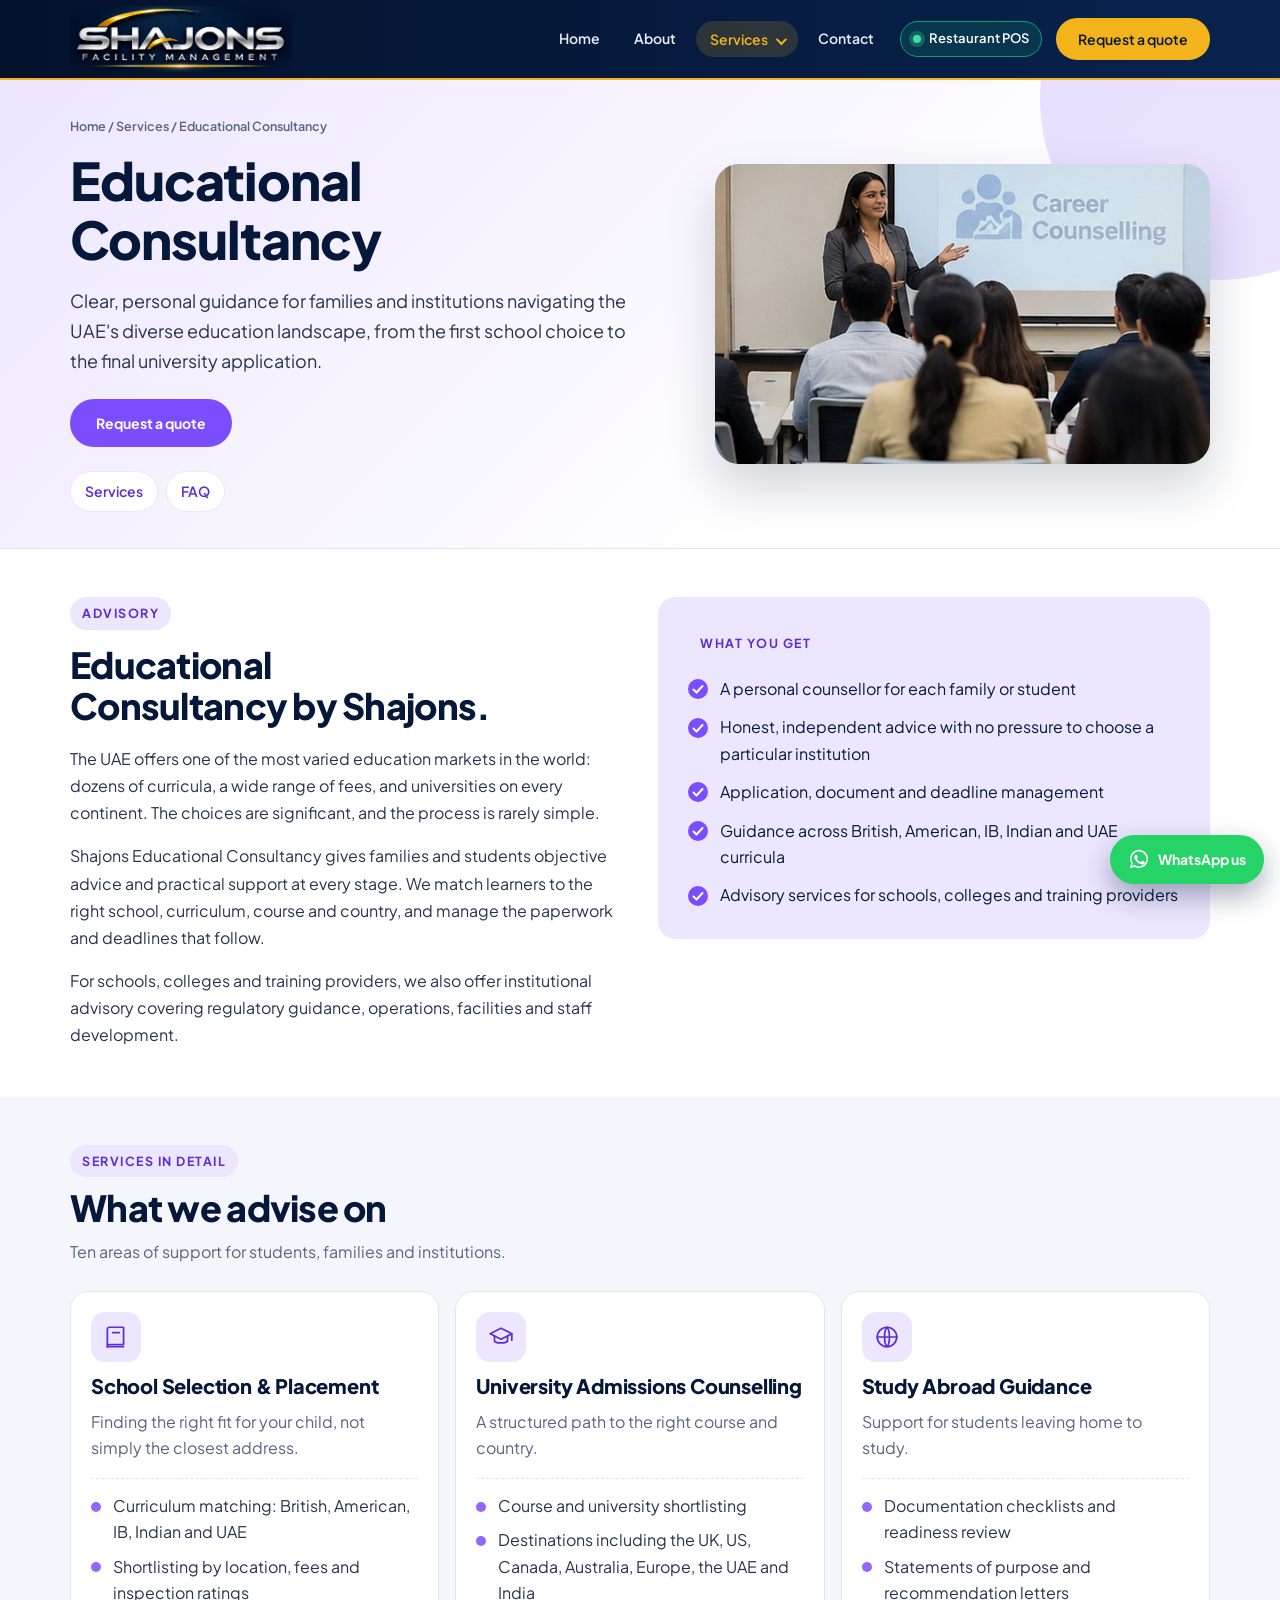
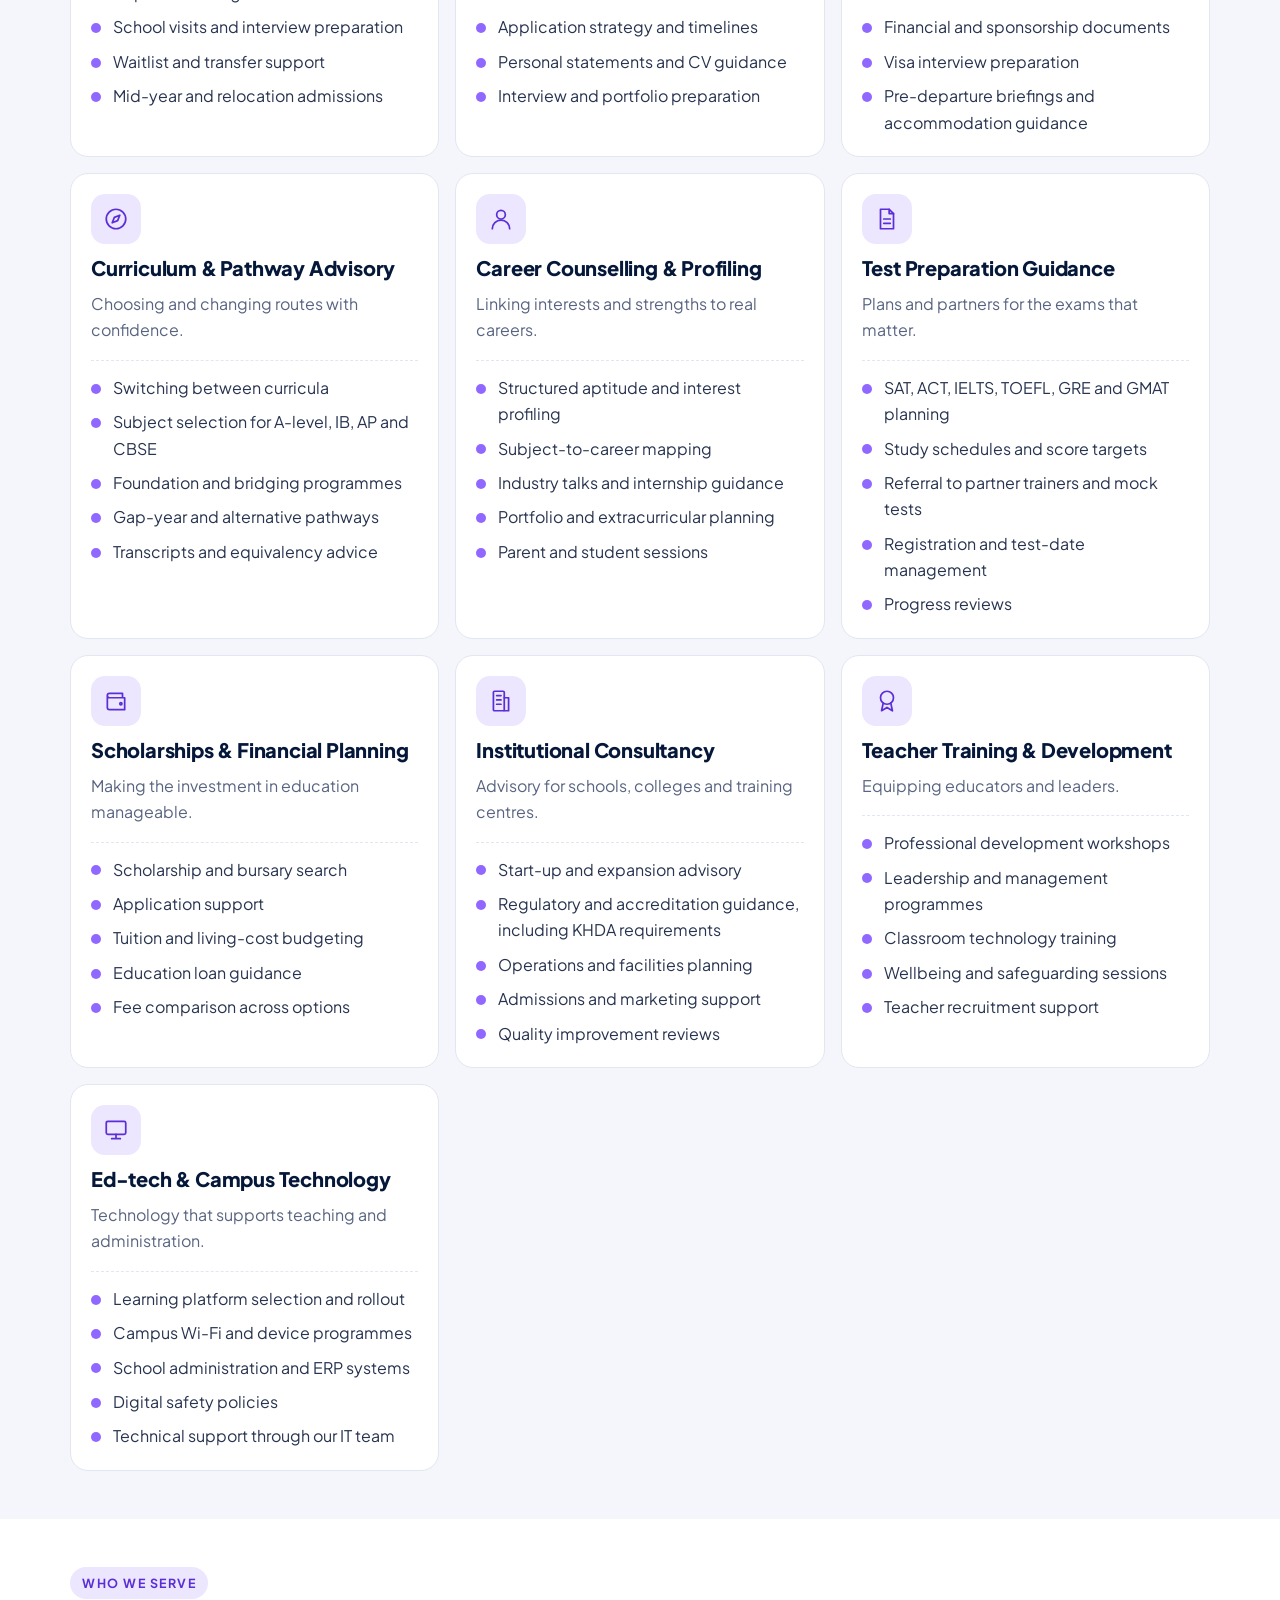
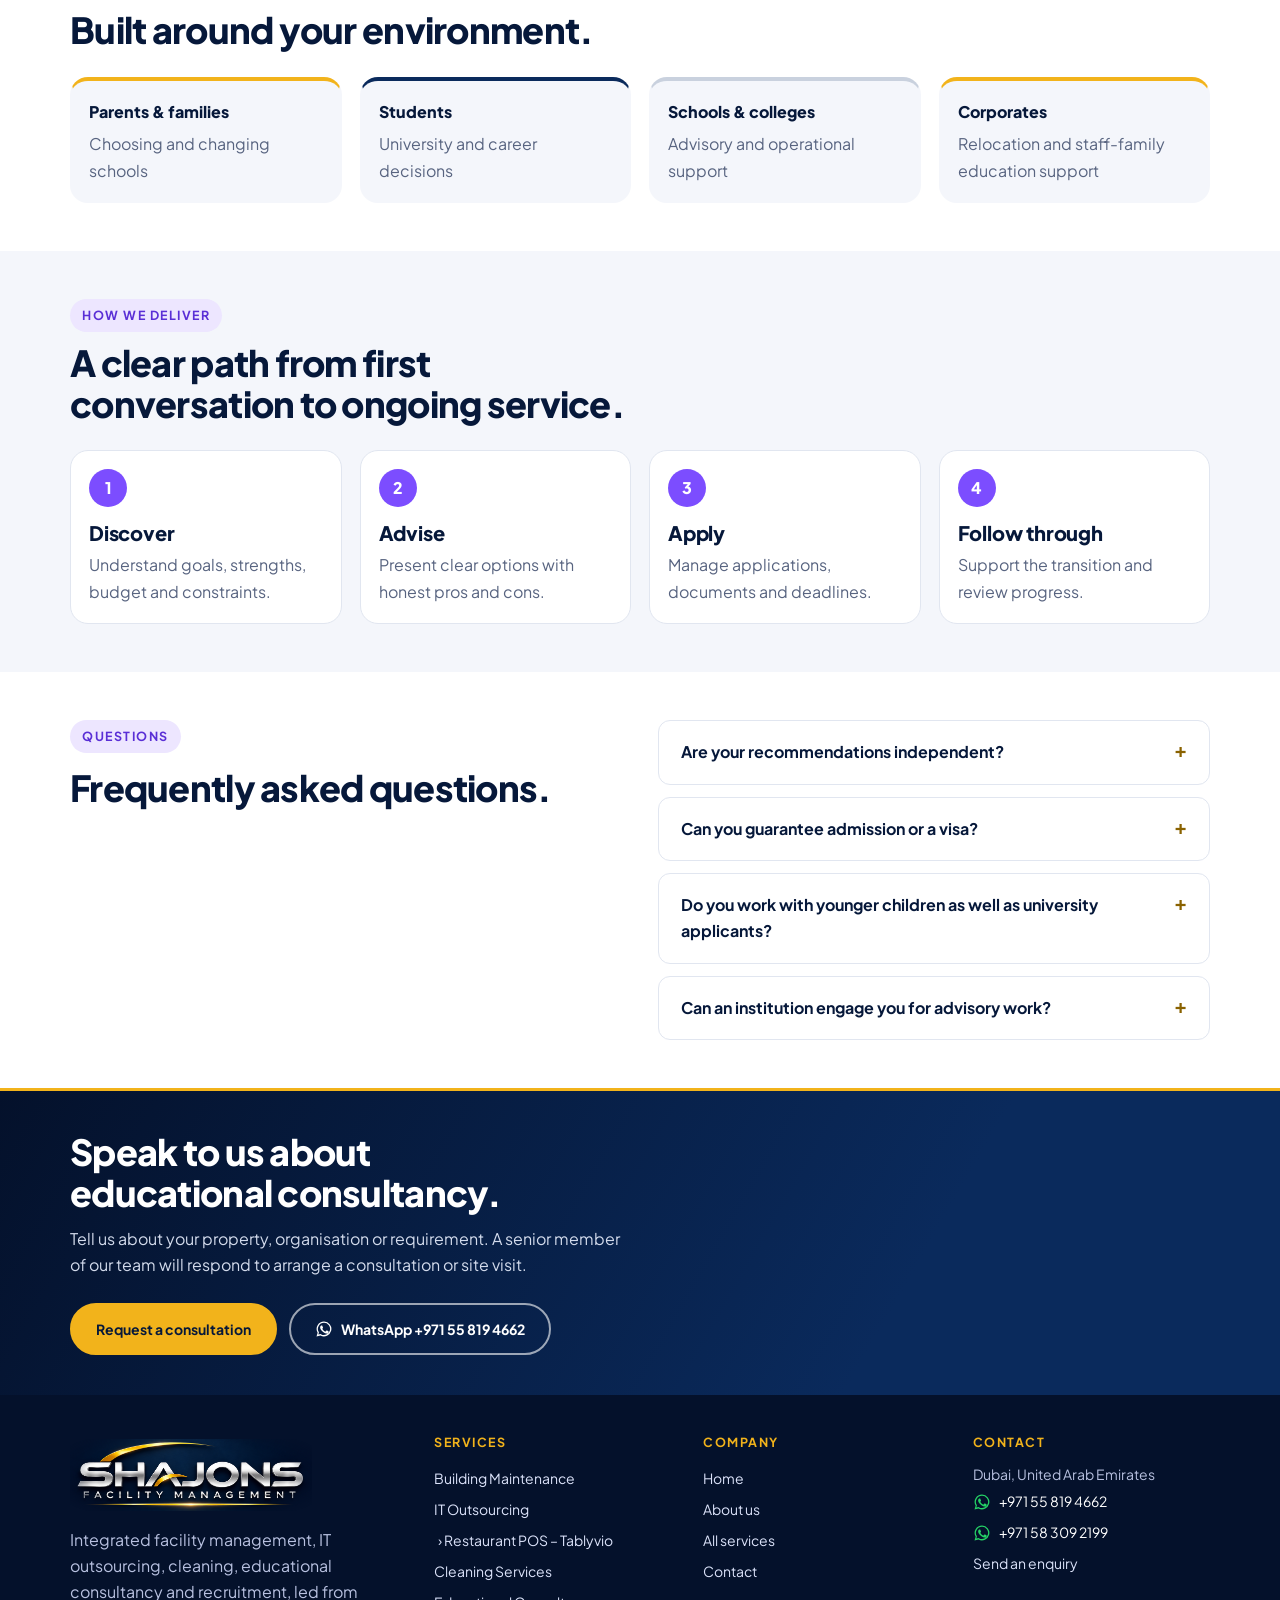
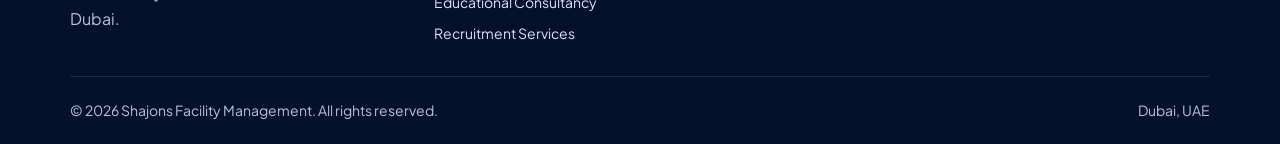
<file: educational-consultancy.html>
<!doctype html>
<html lang="en">
<head>
<meta charset="utf-8">
<meta name="viewport" content="width=device-width, initial-scale=1, viewport-fit=cover">
<title>Educational Consultancy in Dubai | Shajons Facility Management</title>
<meta name="description" content="Educational consultancy in Dubai: school selection, university admissions counselling, study abroad guidance, career counselling, test preparation guidance and institutional advisory.">
<link rel="canonical" href="https://shajons.com/educational-consultancy.html">
<meta property="og:title" content="Educational Consultancy in Dubai | Shajons Facility Management">
<meta property="og:description" content="Educational consultancy in Dubai: school selection, university admissions counselling, study abroad guidance, career counselling, test preparation guidance and institutional advisory.">
<meta property="og:type" content="website">
<meta property="og:url" content="https://shajons.com/educational-consultancy.html">
<meta property="og:site_name" content="Shajons Facility Management">
<meta name="theme-color" content="#06183A">
<link rel="icon" href="img/favicon.png" type="image/png">
<meta property="og:image" content="https://shajons.com/img/og.png">
<link rel="preconnect" href="https://fonts.googleapis.com"><link rel="preconnect" href="https://fonts.gstatic.com" crossorigin>
<link href="https://fonts.googleapis.com/css2?family=Plus+Jakarta+Sans:wght@400;500;600;700;800&display=swap" rel="stylesheet">
<link rel="stylesheet" href="styles.css">

</head>
<body>
<svg xmlns="http://www.w3.org/2000/svg" aria-hidden="true" style="position:absolute;width:0;height:0;overflow:hidden">
<defs>
<symbol id="i-wrench" viewBox="0 0 24 24" fill="none" stroke="currentColor" stroke-width="1.6" stroke-linecap="round" stroke-linejoin="round"><path d="M14.7 6.3a4 4 0 0 0 5 5L12 19l-3-3 7.7-7.7"/><path d="M9 16 5 20a1.4 1.4 0 0 1-2-2l4-4"/><path d="M14.7 6.3a4 4 0 0 1 5-1l-2.4 2.4 1 1 2.4-2.4"/></symbol>
<symbol id="i-fan" viewBox="0 0 24 24" fill="none" stroke="currentColor" stroke-width="1.6" stroke-linecap="round" stroke-linejoin="round"><circle cx="12" cy="12" r="1.8"/><path d="M12 10.2C12 6 10 3 7 3c-2 0-2 3 0 5 1.5 1.4 3.200 2 5 2.200Z"/><path d="M13.800 12C18 12 21 10 21 7c0-2-3-2-5 0-1.400 1.500-2 3.200-2.200 5Z"/><path d="M12 13.800C12 18 14 21 17 21c2 0 2-3 0-5-1.500-1.400-3.200-2-5-2.200Z"/><path d="M10.200 12C6 12 3 14 3 17c0 2 3 2 5 0 1.400-1.500 2-3.200 2.200-5Z"/></symbol>
<symbol id="i-bolt" viewBox="0 0 24 24" fill="none" stroke="currentColor" stroke-width="1.6" stroke-linecap="round" stroke-linejoin="round"><path d="M13 2 4 14h7l-1 8 9-12h-7l1-8Z"/></symbol>
<symbol id="i-drop" viewBox="0 0 24 24" fill="none" stroke="currentColor" stroke-width="1.6" stroke-linecap="round" stroke-linejoin="round"><path d="M12 3s6 6.500 6 11a6 6 0 0 1-12 0c0-4.500 6-11 6-11Z"/><path d="M9.500 15a2.700 2.700 0 0 0 2.500 2"/></symbol>
<symbol id="i-flame" viewBox="0 0 24 24" fill="none" stroke="currentColor" stroke-width="1.6" stroke-linecap="round" stroke-linejoin="round"><path d="M12 3c1 3.500 5 5.500 5 10a5 5 0 0 1-10 0c0-2 1-3.200 2-4 .2 1.500 1 2.200 2 2.500C11 9 11 6 12 3Z"/></symbol>
<symbol id="i-lift" viewBox="0 0 24 24" fill="none" stroke="currentColor" stroke-width="1.6" stroke-linecap="round" stroke-linejoin="round"><rect x="4" y="3" width="16" height="18" rx="1.500"/><path d="M12 3v18"/><path d="m7.500 10 1.500-2 1.500 2M13.500 14l1.500 2 1.500-2"/></symbol>
<symbol id="i-sliders" viewBox="0 0 24 24" fill="none" stroke="currentColor" stroke-width="1.6" stroke-linecap="round" stroke-linejoin="round"><path d="M4 7h9M17 7h3M4 17h3M11 17h9"/><circle cx="15" cy="7" r="2"/><circle cx="9" cy="17" r="2"/></symbol>
<symbol id="i-brush" viewBox="0 0 24 24" fill="none" stroke="currentColor" stroke-width="1.6" stroke-linecap="round" stroke-linejoin="round"><rect x="4" y="3" width="14" height="6" rx="1"/><path d="M18 6h2v5h-8v3"/><rect x="10.500" y="14" width="3" height="7" rx="1"/></symbol>
<symbol id="i-leaf" viewBox="0 0 24 24" fill="none" stroke="currentColor" stroke-width="1.6" stroke-linecap="round" stroke-linejoin="round"><path d="M5 19c0-9 5-14 15-14 0 10-5 15-14 15"/><path d="M5 19c3-5 6-8 10-10"/></symbol>
<symbol id="i-gauge" viewBox="0 0 24 24" fill="none" stroke="currentColor" stroke-width="1.6" stroke-linecap="round" stroke-linejoin="round"><path d="M4 17a8 8 0 1 1 16 0"/><path d="m12 17 4-6"/><circle cx="12" cy="17" r="1"/></symbol>
<symbol id="i-headset" viewBox="0 0 24 24" fill="none" stroke="currentColor" stroke-width="1.6" stroke-linecap="round" stroke-linejoin="round"><path d="M4 14v-2a8 8 0 0 1 16 0v2"/><rect x="3" y="14" width="4" height="6" rx="1.500"/><rect x="17" y="14" width="4" height="6" rx="1.500"/><path d="M19 20c0 1.200-2 2-5 2"/></symbol>
<symbol id="i-monitor" viewBox="0 0 24 24" fill="none" stroke="currentColor" stroke-width="1.6" stroke-linecap="round" stroke-linejoin="round"><rect x="3" y="4" width="18" height="12" rx="1.500"/><path d="M8 20h8M12 16v4"/></symbol>
<symbol id="i-network" viewBox="0 0 24 24" fill="none" stroke="currentColor" stroke-width="1.6" stroke-linecap="round" stroke-linejoin="round"><rect x="9" y="3" width="6" height="5" rx="1"/><rect x="3" y="16" width="6" height="5" rx="1"/><rect x="15" y="16" width="6" height="5" rx="1"/><path d="M12 8v4M6 16v-4h12v4"/></symbol>
<symbol id="i-shield" viewBox="0 0 24 24" fill="none" stroke="currentColor" stroke-width="1.6" stroke-linecap="round" stroke-linejoin="round"><path d="M12 3 5 6v6c0 4.500 3 7.500 7 9 4-1.500 7-4.500 7-9V6l-7-3Z"/><path d="m9 12 2 2 4-4"/></symbol>
<symbol id="i-cloud" viewBox="0 0 24 24" fill="none" stroke="currentColor" stroke-width="1.6" stroke-linecap="round" stroke-linejoin="round"><path d="M7 18a4 4 0 0 1-.5-8A6 6 0 0 1 18 9.500 4.300 4.300 0 0 1 17.500 18H7Z"/></symbol>
<symbol id="i-code" viewBox="0 0 24 24" fill="none" stroke="currentColor" stroke-width="1.6" stroke-linecap="round" stroke-linejoin="round"><path d="m8 7-5 5 5 5M16 7l5 5-5 5M14 4l-4 16"/></symbol>
<symbol id="i-layout" viewBox="0 0 24 24" fill="none" stroke="currentColor" stroke-width="1.6" stroke-linecap="round" stroke-linejoin="round"><rect x="3" y="4" width="18" height="16" rx="1.500"/><path d="M3 9h18M9 9v11"/></symbol>
<symbol id="i-database" viewBox="0 0 24 24" fill="none" stroke="currentColor" stroke-width="1.6" stroke-linecap="round" stroke-linejoin="round"><ellipse cx="12" cy="6" rx="7" ry="3"/><path d="M5 6v6c0 1.700 3.100 3 7 3s7-1.300 7-3V6M5 12v6c0 1.700 3.100 3 7 3s7-1.300 7-3v-6"/></symbol>
<symbol id="i-phone" viewBox="0 0 24 24" fill="none" stroke="currentColor" stroke-width="1.6" stroke-linecap="round" stroke-linejoin="round"><rect x="7" y="2" width="10" height="20" rx="2"/><path d="M11 18h2"/></symbol>
<symbol id="i-receipt" viewBox="0 0 24 24" fill="none" stroke="currentColor" stroke-width="1.6" stroke-linecap="round" stroke-linejoin="round"><path d="M6 3h12v18l-3-2-3 2-3-2-3 2V3Z"/><path d="M9 8h6M9 12h6"/></symbol>
<symbol id="i-sparkle" viewBox="0 0 24 24" fill="none" stroke="currentColor" stroke-width="1.6" stroke-linecap="round" stroke-linejoin="round"><path d="M10 3c.6 4.500 2.500 6.400 7 7-4.500.6-6.400 2.500-7 7-.6-4.500-2.500-6.400-7-7 4.500-.6 6.400-2.500 7-7Z"/><path d="M18 15c.3 2 1 2.700 3 3-2 .3-2.700 1-3 3-.3-2-1-2.700-3-3 2-.3 2.700-1 3-3Z"/></symbol>
<symbol id="i-window" viewBox="0 0 24 24" fill="none" stroke="currentColor" stroke-width="1.6" stroke-linecap="round" stroke-linejoin="round"><rect x="4" y="3" width="16" height="18" rx="1"/><path d="M12 3v18M4 12h16"/></symbol>
<symbol id="i-recycle" viewBox="0 0 24 24" fill="none" stroke="currentColor" stroke-width="1.6" stroke-linecap="round" stroke-linejoin="round"><path d="M4 7h16M9 7V4h6v3M6 7l1 13h10l1-13M10 11v6M14 11v6"/></symbol>
<symbol id="i-bug" viewBox="0 0 24 24" fill="none" stroke="currentColor" stroke-width="1.6" stroke-linecap="round" stroke-linejoin="round"><rect x="8" y="8" width="8" height="12" rx="4"/><path d="M9 8a3 3 0 0 1 6 0M4 11h4M16 11h4M4 18h4M16 18h4M5 5l3 3M19 5l-3 3M12 12v8"/></symbol>
<symbol id="i-building" viewBox="0 0 24 24" fill="none" stroke="currentColor" stroke-width="1.6" stroke-linecap="round" stroke-linejoin="round"><rect x="5" y="3" width="10" height="18" rx="1"/><path d="M15 9h4v12h-4M8 7h4M8 11h4M8 15h4"/></symbol>
<symbol id="i-bed" viewBox="0 0 24 24" fill="none" stroke="currentColor" stroke-width="1.6" stroke-linecap="round" stroke-linejoin="round"><path d="M3 18V6M3 14h18v4M21 14v-2a3 3 0 0 0-3-3h-7v5"/><circle cx="7" cy="11" r="1.500"/></symbol>
<symbol id="i-cross" viewBox="0 0 24 24" fill="none" stroke="currentColor" stroke-width="1.6" stroke-linecap="round" stroke-linejoin="round"><rect x="4" y="4" width="16" height="16" rx="2"/><path d="M12 8v8M8 12h8"/></symbol>
<symbol id="i-cap" viewBox="0 0 24 24" fill="none" stroke="currentColor" stroke-width="1.6" stroke-linecap="round" stroke-linejoin="round"><path d="m2 9 10-5 10 5-10 5L2 9Z"/><path d="M6 11v5c2 2 10 2 12 0v-5M22 9v6"/></symbol>
<symbol id="i-book" viewBox="0 0 24 24" fill="none" stroke="currentColor" stroke-width="1.6" stroke-linecap="round" stroke-linejoin="round"><path d="M4 5a2 2 0 0 1 2-2h13v16H6a2 2 0 0 0-2 2V5Z"/><path d="M4 21h15M9 8h6"/></symbol>
<symbol id="i-globe" viewBox="0 0 24 24" fill="none" stroke="currentColor" stroke-width="1.6" stroke-linecap="round" stroke-linejoin="round"><circle cx="12" cy="12" r="9"/><path d="M3 12h18M12 3c3 3 3 15 0 18M12 3c-3 3-3 15 0 18"/></symbol>
<symbol id="i-compass" viewBox="0 0 24 24" fill="none" stroke="currentColor" stroke-width="1.6" stroke-linecap="round" stroke-linejoin="round"><circle cx="12" cy="12" r="9"/><path d="m15.500 8.500-2 5-5 2 2-5 5-2Z"/></symbol>
<symbol id="i-file" viewBox="0 0 24 24" fill="none" stroke="currentColor" stroke-width="1.6" stroke-linecap="round" stroke-linejoin="round"><path d="M6 3h8l4 4v14H6V3Z"/><path d="M14 3v4h4M9 12h6M9 16h6"/></symbol>
<symbol id="i-user" viewBox="0 0 24 24" fill="none" stroke="currentColor" stroke-width="1.6" stroke-linecap="round" stroke-linejoin="round"><circle cx="12" cy="8" r="4"/><path d="M4 21a8 8 0 0 1 16 0"/></symbol>
<symbol id="i-users" viewBox="0 0 24 24" fill="none" stroke="currentColor" stroke-width="1.6" stroke-linecap="round" stroke-linejoin="round"><circle cx="9" cy="8" r="3.500"/><path d="M2 20a7 7 0 0 1 14 0"/><circle cx="17" cy="9" r="2.500"/><path d="M18 14a6 6 0 0 1 4 6"/></symbol>
<symbol id="i-search" viewBox="0 0 24 24" fill="none" stroke="currentColor" stroke-width="1.6" stroke-linecap="round" stroke-linejoin="round"><circle cx="11" cy="11" r="7"/><path d="m21 21-5-5"/></symbol>
<symbol id="i-briefcase" viewBox="0 0 24 24" fill="none" stroke="currentColor" stroke-width="1.6" stroke-linecap="round" stroke-linejoin="round"><rect x="3" y="7" width="18" height="13" rx="1.500"/><path d="M9 7V4h6v3M3 13h18"/></symbol>
<symbol id="i-clock" viewBox="0 0 24 24" fill="none" stroke="currentColor" stroke-width="1.6" stroke-linecap="round" stroke-linejoin="round"><circle cx="12" cy="12" r="9"/><path d="M12 7v5l3 2"/></symbol>
<symbol id="i-wallet" viewBox="0 0 24 24" fill="none" stroke="currentColor" stroke-width="1.6" stroke-linecap="round" stroke-linejoin="round"><path d="M4 7a2 2 0 0 1 2-2h12v4M4 7v11a2 2 0 0 0 2 2h14V9H6a2 2 0 0 1-2-2Z"/><circle cx="16.500" cy="14.500" r="1"/></symbol>
<symbol id="i-badge" viewBox="0 0 24 24" fill="none" stroke="currentColor" stroke-width="1.6" stroke-linecap="round" stroke-linejoin="round"><circle cx="12" cy="9" r="6"/><path d="m8.500 14-1.500 7 5-3 5 3-1.500-7"/></symbol>
<symbol id="i-check" viewBox="0 0 24 24" fill="none" stroke="currentColor" stroke-width="2" stroke-linecap="round" stroke-linejoin="round"><path d="m5 12 5 5 9-10"/></symbol>
<symbol id="i-chart" viewBox="0 0 24 24" fill="none" stroke="currentColor" stroke-width="1.6" stroke-linecap="round" stroke-linejoin="round"><path d="M4 20V4M4 20h16"/><path d="M8 16v-4M12 16V8M16 16v-6"/></symbol>
<symbol id="i-kitchen" viewBox="0 0 24 24" fill="none" stroke="currentColor" stroke-width="1.6" stroke-linecap="round" stroke-linejoin="round"><path d="M6 14a4 4 0 0 1-1-7.800A5 5 0 0 1 15 5a4 4 0 0 1 3 7.200V14H6Z"/><path d="M6 14v6h12v-6"/></symbol>
<symbol id="i-layers" viewBox="0 0 24 24" fill="none" stroke="currentColor" stroke-width="1.6" stroke-linecap="round" stroke-linejoin="round"><path d="m12 3 9 5-9 5-9-5 9-5Z"/><path d="m3 13 9 5 9-5"/></symbol>
</defs>
<symbol id="i-whatsapp" viewBox="0 0 24 24"><path fill="currentColor" d="M12.04 2a9.9 9.9 0 0 0-8.5 14.9L2 22l5.25-1.38A9.9 9.9 0 1 0 12.04 2zm0 1.8a8.1 8.1 0 1 1-4.2 15.04l-.3-.18-3.1.82.83-3.02-.2-.31A8.1 8.1 0 0 1 12.04 3.8zM8.6 7.4c-.2 0-.5.07-.75.35-.26.28-.98.96-.98 2.34s1 2.7 1.14 2.88c.14.19 1.95 3.1 4.8 4.22 2.37.93 2.85.75 3.37.7.52-.05 1.66-.68 1.9-1.33.23-.65.23-1.2.16-1.33-.07-.12-.26-.19-.54-.33-.28-.14-1.66-.82-1.92-.91-.26-.1-.45-.14-.63.14-.19.28-.72.91-.88 1.1-.16.18-.33.2-.6.07-.28-.14-1.19-.44-2.26-1.4-.84-.75-1.4-1.67-1.57-1.95-.16-.28-.02-.43.12-.57.13-.12.28-.33.42-.5.14-.16.19-.28.28-.47.1-.19.05-.35-.02-.5-.07-.14-.62-1.52-.86-2.08-.22-.54-.45-.47-.63-.48h-.54z"/></symbol></svg>

<a class="skip" href="#main">Skip to content</a>
<header class="top"><div class="wrap"><a class="brand" href="index.html" aria-label="Shajons Facility Management home"><img src="img/logo.png" alt="Shajons Facility Management" width="960" height="286"></a><button class="menu" id="menu" aria-expanded="false" aria-controls="nav" type="button">Menu</button><nav class="links" id="nav" aria-label="Primary"><a href="index.html">Home</a><a href="about.html">About</a><div class="dd"><a href="services.html" aria-current="page">Services</a><div class="dd-menu"><a href="building-maintenance.html">Building Maintenance</a><a href="it-outsourcing.html">IT Outsourcing</a><a class="sub" href="restaurant-pos-tablyvio.html">Restaurant POS &ndash; Tablyvio</a><a href="cleaning-services.html">Cleaning Services</a><a href="educational-consultancy.html">Educational Consultancy</a><a href="recruitment-services.html">Recruitment Services</a></div></div><a href="contact.html">Contact</a><a class="pos-pill" href="restaurant-pos-tablyvio.html"><span class="pos-dot"></span>Restaurant POS<em>New</em></a><a class="btn" href="contact.html">Request a quote</a></nav></div></header>
<main id="main" class="s-education">

<div class="pagehead"><div class="wrap"><div><div class="crumbs"><a href="index.html">Home</a> / <a href="services.html">Services</a> / Educational Consultancy</div>
<h1>Educational Consultancy</h1><p class="lede">Clear, personal guidance for families and institutions navigating the UAE's diverse education landscape, from the first school choice to the final university application.</p><div class="cta"><a class="btn" href="contact.html">Request a quote</a></div><div class="jump"><a href="#services">Services</a><a href="#faq">FAQ</a></div></div>
<figure><img src="img/education.jpg" alt="Educational Consultancy" width="800" height="560"></figure></div></div>
<section><div class="wrap two"><div><div class="eyebrow">Advisory</div><h2>Educational Consultancy by Shajons.</h2><div class="prose"><p>The UAE offers one of the most varied education markets in the world: dozens of curricula, a wide range of fees, and universities on every continent. The choices are significant, and the process is rarely simple.</p><p>Shajons Educational Consultancy gives families and students objective advice and practical support at every stage. We match learners to the right school, curriculum, course and country, and manage the paperwork and deadlines that follow.</p><p>For schools, colleges and training providers, we also offer institutional advisory covering regulatory guidance, operations, facilities and staff development.</p></div></div>
<div class="panel"><div class="eyebrow">What you get</div><ul class="checks"><li>A personal counsellor for each family or student</li><li>Honest, independent advice with no pressure to choose a particular institution</li><li>Application, document and deadline management</li><li>Guidance across British, American, IB, Indian and UAE curricula</li><li>Advisory services for schools, colleges and training providers</li></ul></div></div></section>


<section class="alt" id="services"><div class="wrap"><div class="sec-head"><div class="eyebrow">Services in detail</div><h2>What we advise on</h2><p>Ten areas of support for students, families and institutions.</p></div><div class="cat-grid"><article class="cat"><div class="ico"><svg aria-hidden="true" focusable="false"><use href="#i-book"/></svg></div><h3>School Selection &amp; Placement</h3><p>Finding the right fit for your child, not simply the closest address.</p><ul><li>Curriculum matching: British, American, IB, Indian and UAE</li><li>Shortlisting by location, fees and inspection ratings</li><li>School visits and interview preparation</li><li>Waitlist and transfer support</li><li>Mid-year and relocation admissions</li></ul></article><article class="cat"><div class="ico"><svg aria-hidden="true" focusable="false"><use href="#i-cap"/></svg></div><h3>University Admissions Counselling</h3><p>A structured path to the right course and country.</p><ul><li>Course and university shortlisting</li><li>Destinations including the UK, US, Canada, Australia, Europe, the UAE and India</li><li>Application strategy and timelines</li><li>Personal statements and CV guidance</li><li>Interview and portfolio preparation</li></ul></article><article class="cat"><div class="ico"><svg aria-hidden="true" focusable="false"><use href="#i-globe"/></svg></div><h3>Study Abroad Guidance</h3><p>Support for students leaving home to study.</p><ul><li>Documentation checklists and readiness review</li><li>Statements of purpose and recommendation letters</li><li>Financial and sponsorship documents</li><li>Visa interview preparation</li><li>Pre-departure briefings and accommodation guidance</li></ul></article><article class="cat"><div class="ico"><svg aria-hidden="true" focusable="false"><use href="#i-compass"/></svg></div><h3>Curriculum &amp; Pathway Advisory</h3><p>Choosing and changing routes with confidence.</p><ul><li>Switching between curricula</li><li>Subject selection for A-level, IB, AP and CBSE</li><li>Foundation and bridging programmes</li><li>Gap-year and alternative pathways</li><li>Transcripts and equivalency advice</li></ul></article><article class="cat"><div class="ico"><svg aria-hidden="true" focusable="false"><use href="#i-user"/></svg></div><h3>Career Counselling &amp; Profiling</h3><p>Linking interests and strengths to real careers.</p><ul><li>Structured aptitude and interest profiling</li><li>Subject-to-career mapping</li><li>Industry talks and internship guidance</li><li>Portfolio and extracurricular planning</li><li>Parent and student sessions</li></ul></article><article class="cat"><div class="ico"><svg aria-hidden="true" focusable="false"><use href="#i-file"/></svg></div><h3>Test Preparation Guidance</h3><p>Plans and partners for the exams that matter.</p><ul><li>SAT, ACT, IELTS, TOEFL, GRE and GMAT planning</li><li>Study schedules and score targets</li><li>Referral to partner trainers and mock tests</li><li>Registration and test-date management</li><li>Progress reviews</li></ul></article><article class="cat"><div class="ico"><svg aria-hidden="true" focusable="false"><use href="#i-wallet"/></svg></div><h3>Scholarships &amp; Financial Planning</h3><p>Making the investment in education manageable.</p><ul><li>Scholarship and bursary search</li><li>Application support</li><li>Tuition and living-cost budgeting</li><li>Education loan guidance</li><li>Fee comparison across options</li></ul></article><article class="cat"><div class="ico"><svg aria-hidden="true" focusable="false"><use href="#i-building"/></svg></div><h3>Institutional Consultancy</h3><p>Advisory for schools, colleges and training centres.</p><ul><li>Start-up and expansion advisory</li><li>Regulatory and accreditation guidance, including KHDA requirements</li><li>Operations and facilities planning</li><li>Admissions and marketing support</li><li>Quality improvement reviews</li></ul></article><article class="cat"><div class="ico"><svg aria-hidden="true" focusable="false"><use href="#i-badge"/></svg></div><h3>Teacher Training &amp; Development</h3><p>Equipping educators and leaders.</p><ul><li>Professional development workshops</li><li>Leadership and management programmes</li><li>Classroom technology training</li><li>Wellbeing and safeguarding sessions</li><li>Teacher recruitment support</li></ul></article><article class="cat"><div class="ico"><svg aria-hidden="true" focusable="false"><use href="#i-monitor"/></svg></div><h3>Ed-tech &amp; Campus Technology</h3><p>Technology that supports teaching and administration.</p><ul><li>Learning platform selection and rollout</li><li>Campus Wi-Fi and device programmes</li><li>School administration and ERP systems</li><li>Digital safety policies</li><li>Technical support through our IT team</li></ul></article></div></div></section>

<section><div class="wrap"><div class="sec-head"><div class="eyebrow">Who we serve</div><h2>Built around your environment.</h2></div><div class="tiles"><div><b>Parents &amp; families</b><span>Choosing and changing schools</span></div><div><b>Students</b><span>University and career decisions</span></div><div><b>Schools &amp; colleges</b><span>Advisory and operational support</span></div><div><b>Corporates</b><span>Relocation and staff-family education support</span></div></div></div></section>
<section class="alt"><div class="wrap"><div class="sec-head"><div class="eyebrow">How we deliver</div><h2>A clear path from first conversation to ongoing service.</h2></div><ol class="steps"><li><h3>Discover</h3><p>Understand goals, strengths, budget and constraints.</p></li><li><h3>Advise</h3><p>Present clear options with honest pros and cons.</p></li><li><h3>Apply</h3><p>Manage applications, documents and deadlines.</p></li><li><h3>Follow through</h3><p>Support the transition and review progress.</p></li></ol></div></section>
<section id="faq"><div class="wrap two"><div><div class="eyebrow">Questions</div><h2>Frequently asked questions.</h2></div><div class="faq"><details><summary>Are your recommendations independent?</summary><p>Yes. Our aim is to find the best fit for the student, and we explain the reasoning behind every shortlist.</p></details><details><summary>Can you guarantee admission or a visa?</summary><p>No consultant honestly can. Decisions rest with institutions and authorities. We maximise the quality of every application and prepare students thoroughly.</p></details><details><summary>Do you work with younger children as well as university applicants?</summary><p>Yes. Our support starts with nursery and primary school selection and continues through to postgraduate study.</p></details><details><summary>Can an institution engage you for advisory work?</summary><p>Yes. We support schools, colleges and training providers with regulatory guidance, operations, facilities and staff development.</p></details></div></div></section>
<div class="ctaband"><div class="wrap"><div><h2>Speak to us about educational consultancy.</h2><p>Tell us about your property, organisation or requirement. A senior member of our team will respond to arrange a consultation or site visit.</p></div><div class="cta-r"><a class="btn gold" href="contact.html">Request a consultation</a><a class="btn light" href="https://wa.me/971558194662?text=Hello%20Shajons%2C%20I%20would%20like%20to%20make%20an%20enquiry." target="_blank" rel="noopener"><svg aria-hidden="true" focusable="false"><use href="#i-whatsapp"/></svg><span>WhatsApp +971 55 819 4662</span></a></div></div></div>
</main>
<footer><div class="wrap"><div class="cols"><div class="about"><a class="brand" href="index.html"><img src="img/logo.png" alt="Shajons Facility Management" width="960" height="286"></a><p>Integrated facility management, IT outsourcing, cleaning, educational consultancy and recruitment, led from Dubai.</p></div><div><h4>Services</h4><a href="building-maintenance.html">Building Maintenance</a><a href="it-outsourcing.html">IT Outsourcing</a><a href="restaurant-pos-tablyvio.html">&nbsp;&nbsp;&rsaquo; Restaurant POS &ndash; Tablyvio</a><a href="cleaning-services.html">Cleaning Services</a><a href="educational-consultancy.html">Educational Consultancy</a><a href="recruitment-services.html">Recruitment Services</a></div><div><h4>Company</h4><a href="index.html">Home</a><a href="about.html">About us</a><a href="services.html">All services</a><a href="contact.html">Contact</a></div><div><h4>Contact</h4><span>Dubai, United Arab Emirates</span><a class="wa-link" href="https://wa.me/971558194662?text=Hello%20Shajons%2C%20I%20would%20like%20to%20make%20an%20enquiry." target="_blank" rel="noopener"><svg aria-hidden="true" focusable="false"><use href="#i-whatsapp"/></svg><span>+971 55 819 4662</span></a><a class="wa-link" href="https://wa.me/971583092199?text=Hello%20Shajons%2C%20I%20would%20like%20to%20make%20an%20enquiry." target="_blank" rel="noopener"><svg aria-hidden="true" focusable="false"><use href="#i-whatsapp"/></svg><span>+971 58 309 2199</span></a><a href="contact.html">Send an enquiry</a></div></div><div class="legal"><span>&copy; <span id="yr">2026</span> Shajons Facility Management. All rights reserved.</span><span>Dubai, UAE</span></div></div></footer>
<a class="fab" href="https://wa.me/971558194662?text=Hello%20Shajons%2C%20I%20would%20like%20to%20make%20an%20enquiry." target="_blank" rel="noopener"><svg aria-hidden="true" focusable="false"><use href="#i-whatsapp"/></svg><span>WhatsApp us</span></a>
<script src="site.js"></script>
</body>
</html>
</file>
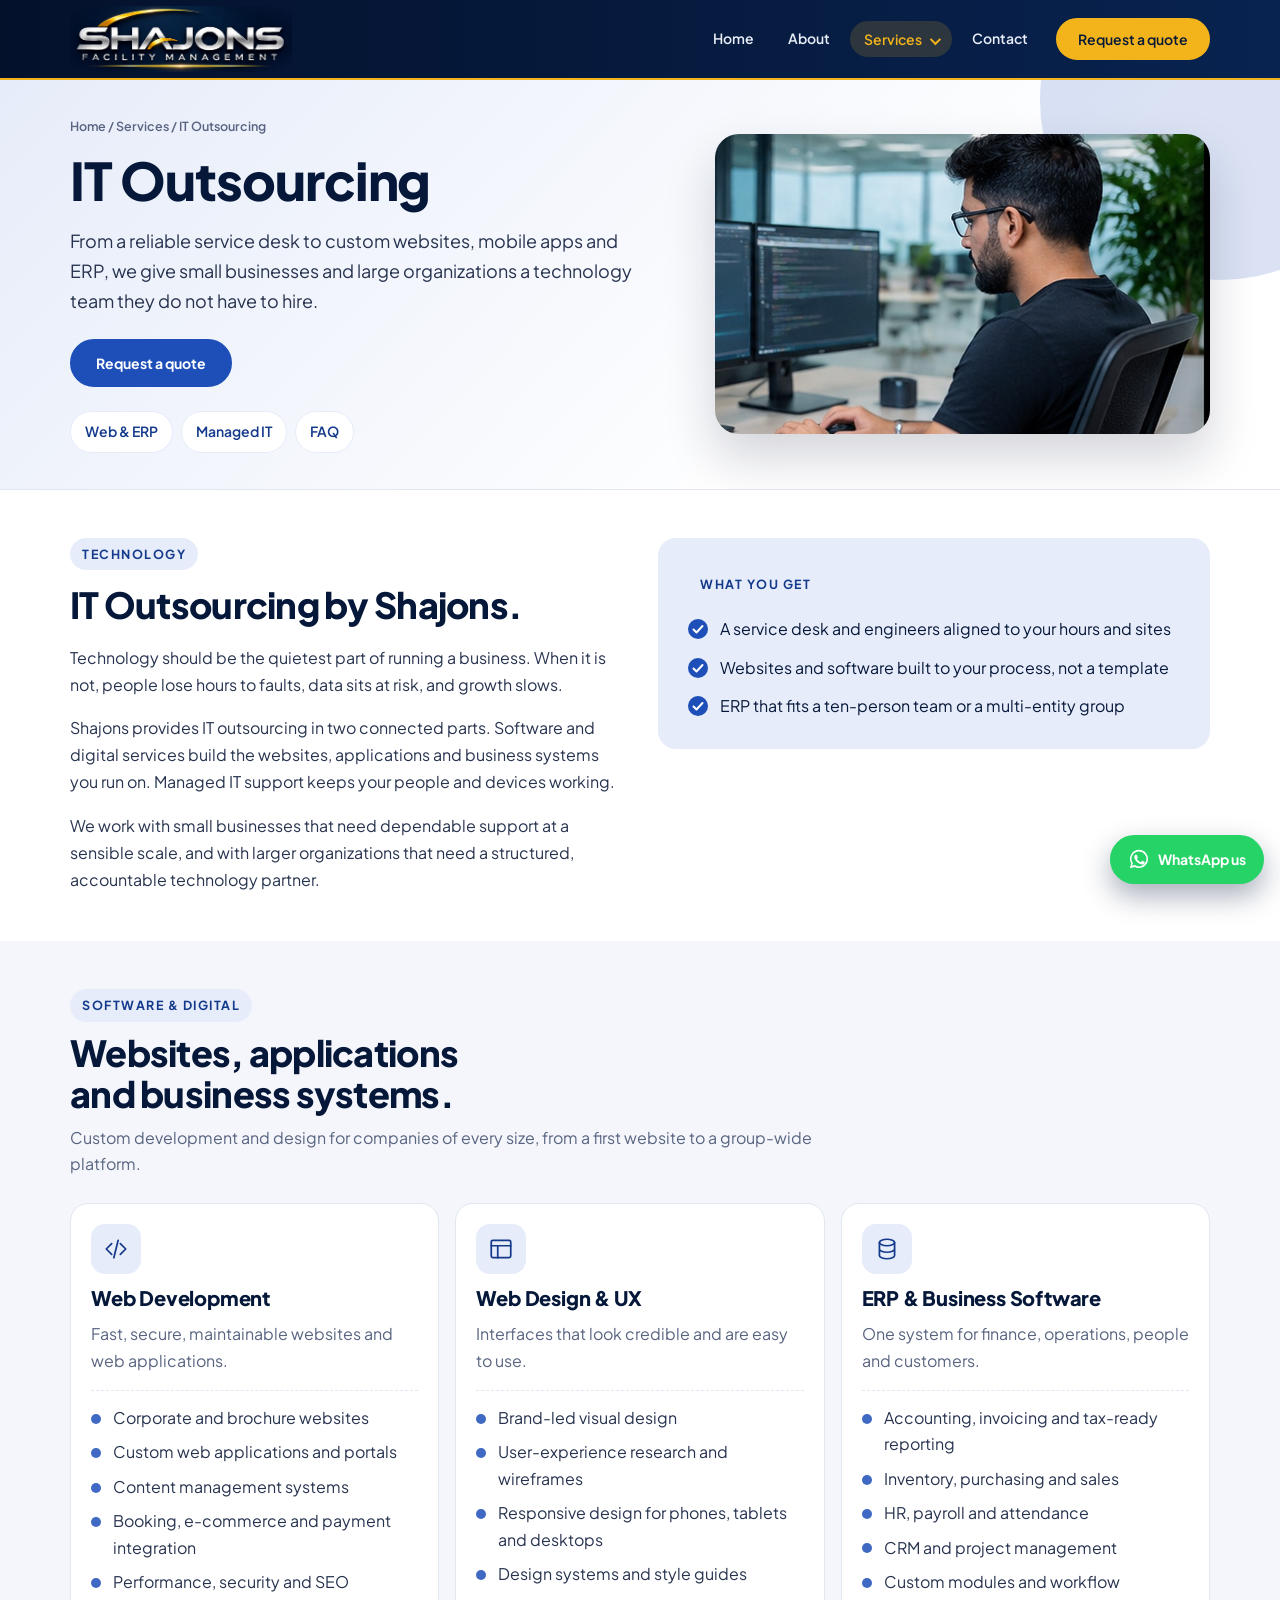
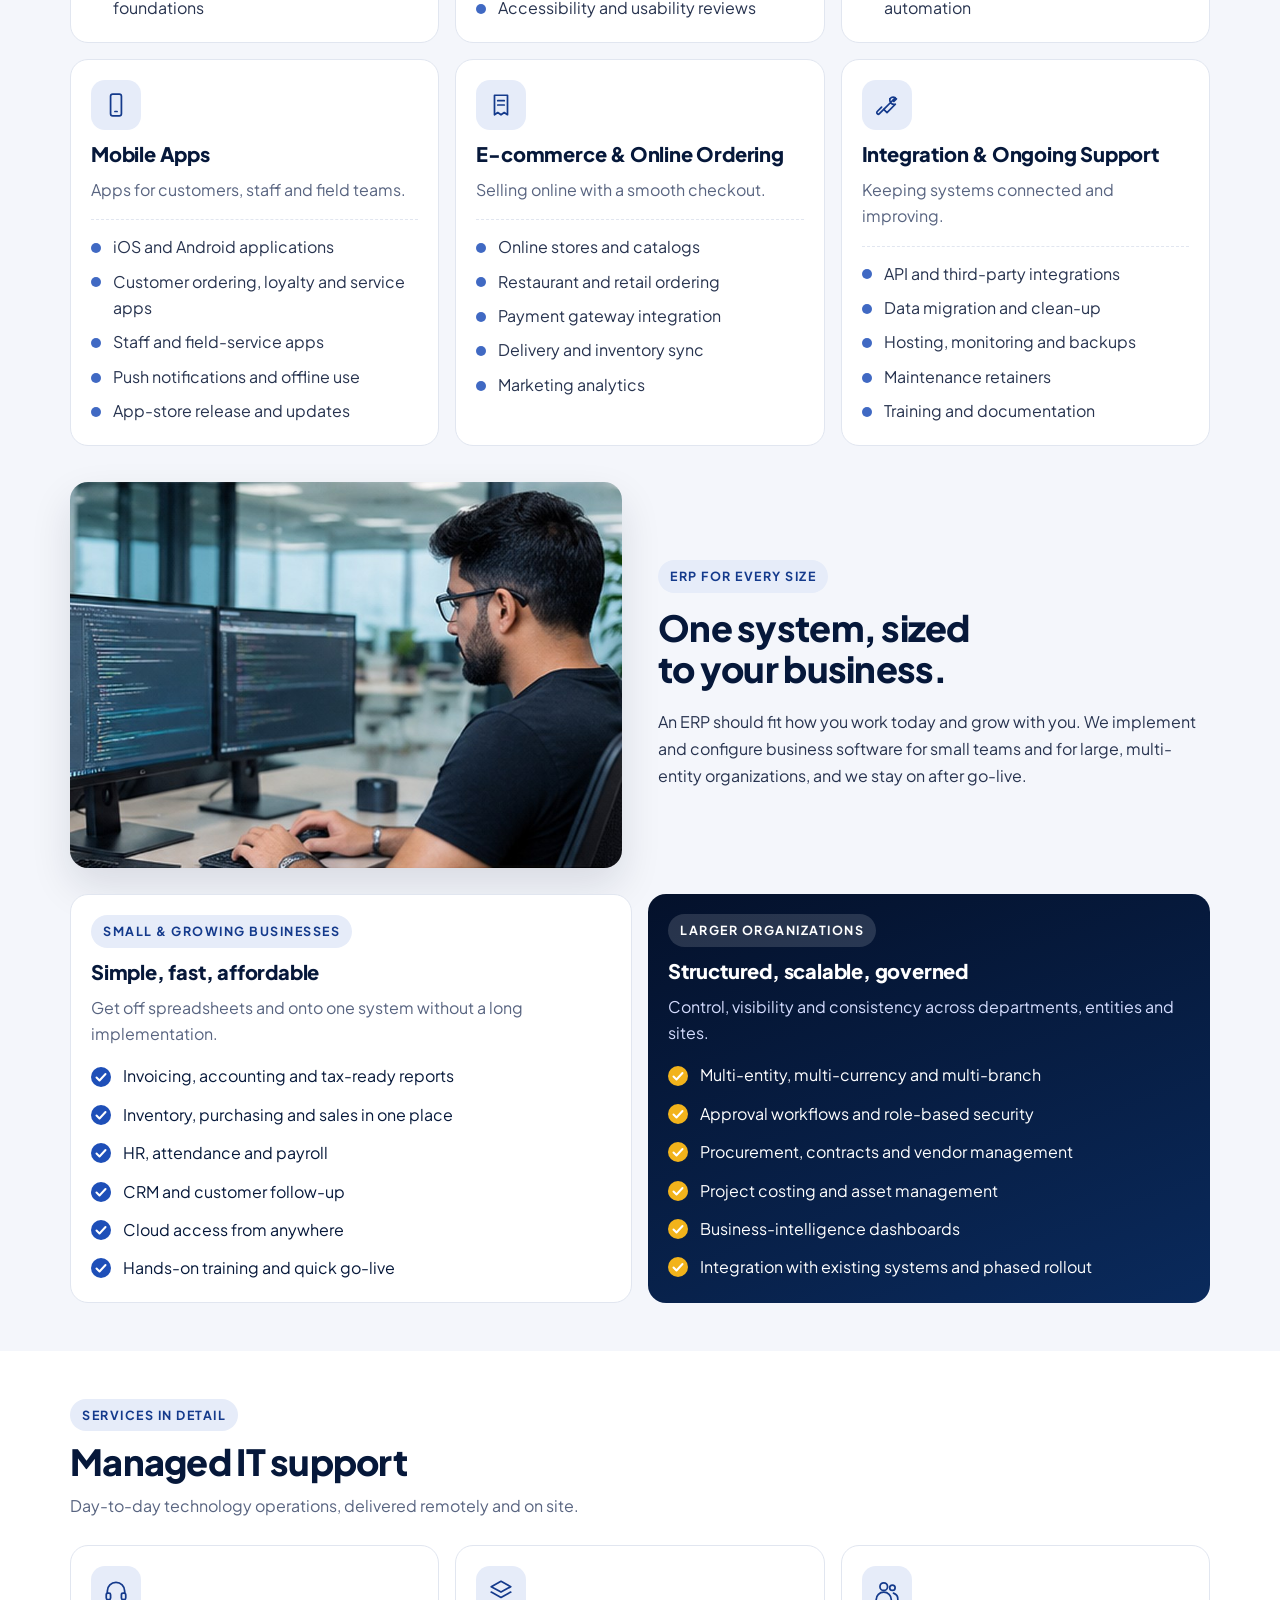
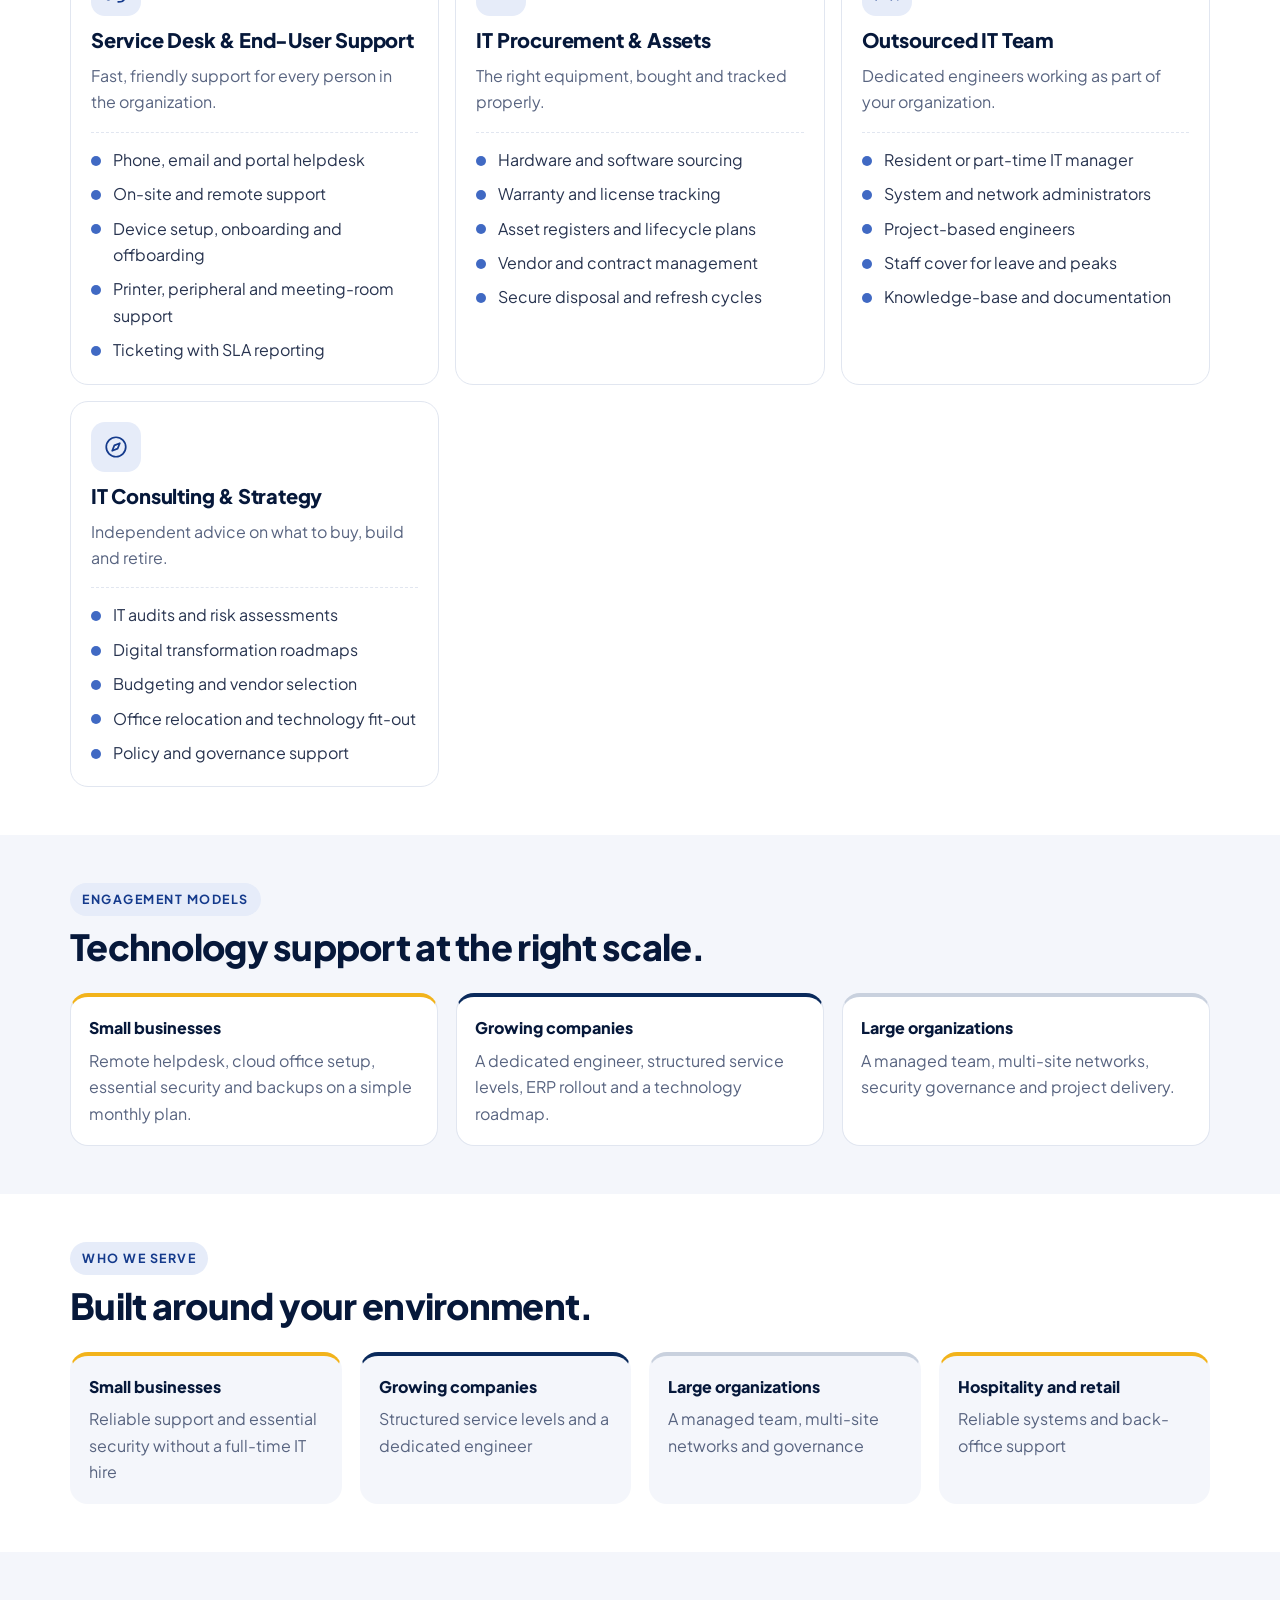
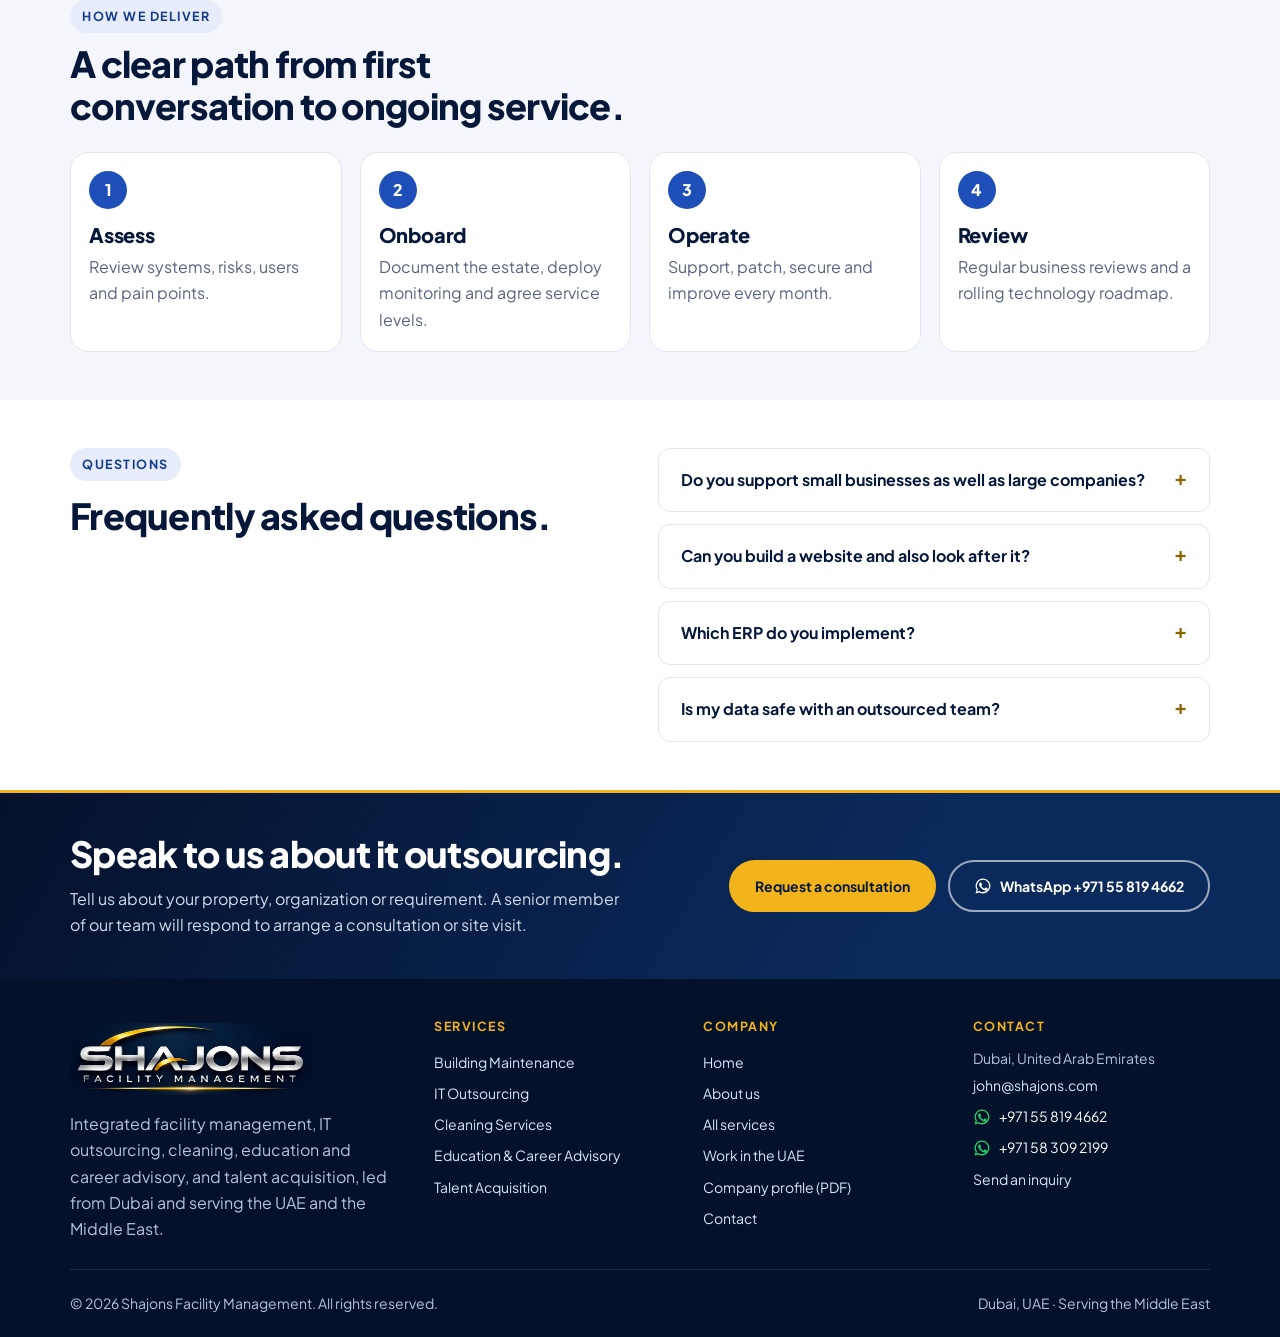
<file: it-outsourcing.html>
<!doctype html>
<html lang="en">
<head>
<meta charset="utf-8">
<meta name="viewport" content="width=device-width, initial-scale=1, viewport-fit=cover">
<title>IT Outsourcing, Web Development &amp; ERP in Dubai and the Middle East | Shajons Facility Management</title>
<meta name="description" content="Web development, web design, ERP software and managed IT support for small and large companies in the UAE and across the Middle East.">
<link rel="canonical" href="https://shajons.com/it-outsourcing.html">
<meta property="og:title" content="IT Outsourcing, Web Development &amp; ERP in Dubai and the Middle East | Shajons Facility Management">
<meta property="og:description" content="Web development, web design, ERP software and managed IT support for small and large companies in the UAE and across the Middle East.">
<meta property="og:type" content="website">
<meta property="og:url" content="https://shajons.com/it-outsourcing.html">
<meta property="og:site_name" content="Shajons Facility Management">
<meta name="theme-color" content="#06183A">
<link rel="icon" href="img/favicon.png" type="image/png">
<meta property="og:image" content="https://shajons.com/img/og.png">
<link rel="preconnect" href="https://fonts.googleapis.com"><link rel="preconnect" href="https://fonts.gstatic.com" crossorigin>
<link href="https://fonts.googleapis.com/css2?family=Plus+Jakarta+Sans:wght@400;500;600;700;800&display=swap" rel="stylesheet">
<link rel="stylesheet" href="styles.css">

</head>
<body>
<svg xmlns="http://www.w3.org/2000/svg" aria-hidden="true" style="position:absolute;width:0;height:0;overflow:hidden">
<defs>
<symbol id="i-wrench" viewBox="0 0 24 24" fill="none" stroke="currentColor" stroke-width="1.6" stroke-linecap="round" stroke-linejoin="round"><path d="M14.7 6.3a4 4 0 0 0 5 5L12 19l-3-3 7.7-7.7"/><path d="M9 16 5 20a1.4 1.4 0 0 1-2-2l4-4"/><path d="M14.7 6.3a4 4 0 0 1 5-1l-2.4 2.4 1 1 2.4-2.4"/></symbol>
<symbol id="i-fan" viewBox="0 0 24 24" fill="none" stroke="currentColor" stroke-width="1.6" stroke-linecap="round" stroke-linejoin="round"><circle cx="12" cy="12" r="1.8"/><path d="M12 10.2C12 6 10 3 7 3c-2 0-2 3 0 5 1.5 1.4 3.200 2 5 2.200Z"/><path d="M13.800 12C18 12 21 10 21 7c0-2-3-2-5 0-1.400 1.500-2 3.200-2.200 5Z"/><path d="M12 13.800C12 18 14 21 17 21c2 0 2-3 0-5-1.500-1.400-3.200-2-5-2.200Z"/><path d="M10.200 12C6 12 3 14 3 17c0 2 3 2 5 0 1.400-1.500 2-3.200 2.200-5Z"/></symbol>
<symbol id="i-bolt" viewBox="0 0 24 24" fill="none" stroke="currentColor" stroke-width="1.6" stroke-linecap="round" stroke-linejoin="round"><path d="M13 2 4 14h7l-1 8 9-12h-7l1-8Z"/></symbol>
<symbol id="i-drop" viewBox="0 0 24 24" fill="none" stroke="currentColor" stroke-width="1.6" stroke-linecap="round" stroke-linejoin="round"><path d="M12 3s6 6.500 6 11a6 6 0 0 1-12 0c0-4.500 6-11 6-11Z"/><path d="M9.500 15a2.700 2.700 0 0 0 2.500 2"/></symbol>
<symbol id="i-flame" viewBox="0 0 24 24" fill="none" stroke="currentColor" stroke-width="1.6" stroke-linecap="round" stroke-linejoin="round"><path d="M12 3c1 3.500 5 5.500 5 10a5 5 0 0 1-10 0c0-2 1-3.200 2-4 .2 1.500 1 2.200 2 2.500C11 9 11 6 12 3Z"/></symbol>
<symbol id="i-lift" viewBox="0 0 24 24" fill="none" stroke="currentColor" stroke-width="1.6" stroke-linecap="round" stroke-linejoin="round"><rect x="4" y="3" width="16" height="18" rx="1.500"/><path d="M12 3v18"/><path d="m7.500 10 1.500-2 1.500 2M13.500 14l1.500 2 1.500-2"/></symbol>
<symbol id="i-sliders" viewBox="0 0 24 24" fill="none" stroke="currentColor" stroke-width="1.6" stroke-linecap="round" stroke-linejoin="round"><path d="M4 7h9M17 7h3M4 17h3M11 17h9"/><circle cx="15" cy="7" r="2"/><circle cx="9" cy="17" r="2"/></symbol>
<symbol id="i-brush" viewBox="0 0 24 24" fill="none" stroke="currentColor" stroke-width="1.6" stroke-linecap="round" stroke-linejoin="round"><rect x="4" y="3" width="14" height="6" rx="1"/><path d="M18 6h2v5h-8v3"/><rect x="10.500" y="14" width="3" height="7" rx="1"/></symbol>
<symbol id="i-leaf" viewBox="0 0 24 24" fill="none" stroke="currentColor" stroke-width="1.6" stroke-linecap="round" stroke-linejoin="round"><path d="M5 19c0-9 5-14 15-14 0 10-5 15-14 15"/><path d="M5 19c3-5 6-8 10-10"/></symbol>
<symbol id="i-gauge" viewBox="0 0 24 24" fill="none" stroke="currentColor" stroke-width="1.6" stroke-linecap="round" stroke-linejoin="round"><path d="M4 17a8 8 0 1 1 16 0"/><path d="m12 17 4-6"/><circle cx="12" cy="17" r="1"/></symbol>
<symbol id="i-headset" viewBox="0 0 24 24" fill="none" stroke="currentColor" stroke-width="1.6" stroke-linecap="round" stroke-linejoin="round"><path d="M4 14v-2a8 8 0 0 1 16 0v2"/><rect x="3" y="14" width="4" height="6" rx="1.500"/><rect x="17" y="14" width="4" height="6" rx="1.500"/><path d="M19 20c0 1.200-2 2-5 2"/></symbol>
<symbol id="i-monitor" viewBox="0 0 24 24" fill="none" stroke="currentColor" stroke-width="1.6" stroke-linecap="round" stroke-linejoin="round"><rect x="3" y="4" width="18" height="12" rx="1.500"/><path d="M8 20h8M12 16v4"/></symbol>
<symbol id="i-network" viewBox="0 0 24 24" fill="none" stroke="currentColor" stroke-width="1.6" stroke-linecap="round" stroke-linejoin="round"><rect x="9" y="3" width="6" height="5" rx="1"/><rect x="3" y="16" width="6" height="5" rx="1"/><rect x="15" y="16" width="6" height="5" rx="1"/><path d="M12 8v4M6 16v-4h12v4"/></symbol>
<symbol id="i-shield" viewBox="0 0 24 24" fill="none" stroke="currentColor" stroke-width="1.6" stroke-linecap="round" stroke-linejoin="round"><path d="M12 3 5 6v6c0 4.500 3 7.500 7 9 4-1.500 7-4.500 7-9V6l-7-3Z"/><path d="m9 12 2 2 4-4"/></symbol>
<symbol id="i-cloud" viewBox="0 0 24 24" fill="none" stroke="currentColor" stroke-width="1.6" stroke-linecap="round" stroke-linejoin="round"><path d="M7 18a4 4 0 0 1-.5-8A6 6 0 0 1 18 9.500 4.300 4.300 0 0 1 17.500 18H7Z"/></symbol>
<symbol id="i-code" viewBox="0 0 24 24" fill="none" stroke="currentColor" stroke-width="1.6" stroke-linecap="round" stroke-linejoin="round"><path d="m8 7-5 5 5 5M16 7l5 5-5 5M14 4l-4 16"/></symbol>
<symbol id="i-layout" viewBox="0 0 24 24" fill="none" stroke="currentColor" stroke-width="1.6" stroke-linecap="round" stroke-linejoin="round"><rect x="3" y="4" width="18" height="16" rx="1.500"/><path d="M3 9h18M9 9v11"/></symbol>
<symbol id="i-database" viewBox="0 0 24 24" fill="none" stroke="currentColor" stroke-width="1.6" stroke-linecap="round" stroke-linejoin="round"><ellipse cx="12" cy="6" rx="7" ry="3"/><path d="M5 6v6c0 1.700 3.100 3 7 3s7-1.300 7-3V6M5 12v6c0 1.700 3.100 3 7 3s7-1.300 7-3v-6"/></symbol>
<symbol id="i-phone" viewBox="0 0 24 24" fill="none" stroke="currentColor" stroke-width="1.6" stroke-linecap="round" stroke-linejoin="round"><rect x="7" y="2" width="10" height="20" rx="2"/><path d="M11 18h2"/></symbol>
<symbol id="i-receipt" viewBox="0 0 24 24" fill="none" stroke="currentColor" stroke-width="1.6" stroke-linecap="round" stroke-linejoin="round"><path d="M6 3h12v18l-3-2-3 2-3-2-3 2V3Z"/><path d="M9 8h6M9 12h6"/></symbol>
<symbol id="i-sparkle" viewBox="0 0 24 24" fill="none" stroke="currentColor" stroke-width="1.6" stroke-linecap="round" stroke-linejoin="round"><path d="M10 3c.6 4.500 2.500 6.400 7 7-4.500.6-6.400 2.500-7 7-.6-4.500-2.500-6.400-7-7 4.500-.6 6.400-2.500 7-7Z"/><path d="M18 15c.3 2 1 2.700 3 3-2 .3-2.700 1-3 3-.3-2-1-2.700-3-3 2-.3 2.700-1 3-3Z"/></symbol>
<symbol id="i-window" viewBox="0 0 24 24" fill="none" stroke="currentColor" stroke-width="1.6" stroke-linecap="round" stroke-linejoin="round"><rect x="4" y="3" width="16" height="18" rx="1"/><path d="M12 3v18M4 12h16"/></symbol>
<symbol id="i-recycle" viewBox="0 0 24 24" fill="none" stroke="currentColor" stroke-width="1.6" stroke-linecap="round" stroke-linejoin="round"><path d="M4 7h16M9 7V4h6v3M6 7l1 13h10l1-13M10 11v6M14 11v6"/></symbol>
<symbol id="i-bug" viewBox="0 0 24 24" fill="none" stroke="currentColor" stroke-width="1.6" stroke-linecap="round" stroke-linejoin="round"><rect x="8" y="8" width="8" height="12" rx="4"/><path d="M9 8a3 3 0 0 1 6 0M4 11h4M16 11h4M4 18h4M16 18h4M5 5l3 3M19 5l-3 3M12 12v8"/></symbol>
<symbol id="i-building" viewBox="0 0 24 24" fill="none" stroke="currentColor" stroke-width="1.6" stroke-linecap="round" stroke-linejoin="round"><rect x="5" y="3" width="10" height="18" rx="1"/><path d="M15 9h4v12h-4M8 7h4M8 11h4M8 15h4"/></symbol>
<symbol id="i-bed" viewBox="0 0 24 24" fill="none" stroke="currentColor" stroke-width="1.6" stroke-linecap="round" stroke-linejoin="round"><path d="M3 18V6M3 14h18v4M21 14v-2a3 3 0 0 0-3-3h-7v5"/><circle cx="7" cy="11" r="1.500"/></symbol>
<symbol id="i-cross" viewBox="0 0 24 24" fill="none" stroke="currentColor" stroke-width="1.6" stroke-linecap="round" stroke-linejoin="round"><rect x="4" y="4" width="16" height="16" rx="2"/><path d="M12 8v8M8 12h8"/></symbol>
<symbol id="i-cap" viewBox="0 0 24 24" fill="none" stroke="currentColor" stroke-width="1.6" stroke-linecap="round" stroke-linejoin="round"><path d="m2 9 10-5 10 5-10 5L2 9Z"/><path d="M6 11v5c2 2 10 2 12 0v-5M22 9v6"/></symbol>
<symbol id="i-book" viewBox="0 0 24 24" fill="none" stroke="currentColor" stroke-width="1.6" stroke-linecap="round" stroke-linejoin="round"><path d="M4 5a2 2 0 0 1 2-2h13v16H6a2 2 0 0 0-2 2V5Z"/><path d="M4 21h15M9 8h6"/></symbol>
<symbol id="i-globe" viewBox="0 0 24 24" fill="none" stroke="currentColor" stroke-width="1.6" stroke-linecap="round" stroke-linejoin="round"><circle cx="12" cy="12" r="9"/><path d="M3 12h18M12 3c3 3 3 15 0 18M12 3c-3 3-3 15 0 18"/></symbol>
<symbol id="i-compass" viewBox="0 0 24 24" fill="none" stroke="currentColor" stroke-width="1.6" stroke-linecap="round" stroke-linejoin="round"><circle cx="12" cy="12" r="9"/><path d="m15.500 8.500-2 5-5 2 2-5 5-2Z"/></symbol>
<symbol id="i-file" viewBox="0 0 24 24" fill="none" stroke="currentColor" stroke-width="1.6" stroke-linecap="round" stroke-linejoin="round"><path d="M6 3h8l4 4v14H6V3Z"/><path d="M14 3v4h4M9 12h6M9 16h6"/></symbol>
<symbol id="i-user" viewBox="0 0 24 24" fill="none" stroke="currentColor" stroke-width="1.6" stroke-linecap="round" stroke-linejoin="round"><circle cx="12" cy="8" r="4"/><path d="M4 21a8 8 0 0 1 16 0"/></symbol>
<symbol id="i-users" viewBox="0 0 24 24" fill="none" stroke="currentColor" stroke-width="1.6" stroke-linecap="round" stroke-linejoin="round"><circle cx="9" cy="8" r="3.500"/><path d="M2 20a7 7 0 0 1 14 0"/><circle cx="17" cy="9" r="2.500"/><path d="M18 14a6 6 0 0 1 4 6"/></symbol>
<symbol id="i-search" viewBox="0 0 24 24" fill="none" stroke="currentColor" stroke-width="1.6" stroke-linecap="round" stroke-linejoin="round"><circle cx="11" cy="11" r="7"/><path d="m21 21-5-5"/></symbol>
<symbol id="i-briefcase" viewBox="0 0 24 24" fill="none" stroke="currentColor" stroke-width="1.6" stroke-linecap="round" stroke-linejoin="round"><rect x="3" y="7" width="18" height="13" rx="1.500"/><path d="M9 7V4h6v3M3 13h18"/></symbol>
<symbol id="i-clock" viewBox="0 0 24 24" fill="none" stroke="currentColor" stroke-width="1.6" stroke-linecap="round" stroke-linejoin="round"><circle cx="12" cy="12" r="9"/><path d="M12 7v5l3 2"/></symbol>
<symbol id="i-wallet" viewBox="0 0 24 24" fill="none" stroke="currentColor" stroke-width="1.6" stroke-linecap="round" stroke-linejoin="round"><path d="M4 7a2 2 0 0 1 2-2h12v4M4 7v11a2 2 0 0 0 2 2h14V9H6a2 2 0 0 1-2-2Z"/><circle cx="16.500" cy="14.500" r="1"/></symbol>
<symbol id="i-badge" viewBox="0 0 24 24" fill="none" stroke="currentColor" stroke-width="1.6" stroke-linecap="round" stroke-linejoin="round"><circle cx="12" cy="9" r="6"/><path d="m8.500 14-1.500 7 5-3 5 3-1.500-7"/></symbol>
<symbol id="i-check" viewBox="0 0 24 24" fill="none" stroke="currentColor" stroke-width="2" stroke-linecap="round" stroke-linejoin="round"><path d="m5 12 5 5 9-10"/></symbol>
<symbol id="i-chart" viewBox="0 0 24 24" fill="none" stroke="currentColor" stroke-width="1.6" stroke-linecap="round" stroke-linejoin="round"><path d="M4 20V4M4 20h16"/><path d="M8 16v-4M12 16V8M16 16v-6"/></symbol>
<symbol id="i-kitchen" viewBox="0 0 24 24" fill="none" stroke="currentColor" stroke-width="1.6" stroke-linecap="round" stroke-linejoin="round"><path d="M6 14a4 4 0 0 1-1-7.800A5 5 0 0 1 15 5a4 4 0 0 1 3 7.200V14H6Z"/><path d="M6 14v6h12v-6"/></symbol>
<symbol id="i-layers" viewBox="0 0 24 24" fill="none" stroke="currentColor" stroke-width="1.6" stroke-linecap="round" stroke-linejoin="round"><path d="m12 3 9 5-9 5-9-5 9-5Z"/><path d="m3 13 9 5 9-5"/></symbol>
</defs>
<symbol id="i-whatsapp" viewBox="0 0 24 24"><path fill="currentColor" d="M12.04 2a9.9 9.9 0 0 0-8.5 14.9L2 22l5.25-1.38A9.9 9.9 0 1 0 12.04 2zm0 1.8a8.1 8.1 0 1 1-4.2 15.04l-.3-.18-3.1.82.83-3.02-.2-.31A8.1 8.1 0 0 1 12.04 3.8zM8.6 7.4c-.2 0-.5.07-.75.35-.26.28-.98.96-.98 2.34s1 2.7 1.14 2.88c.14.19 1.95 3.1 4.8 4.22 2.37.93 2.85.75 3.37.7.52-.05 1.66-.68 1.9-1.33.23-.65.23-1.2.16-1.33-.07-.12-.26-.19-.54-.33-.28-.14-1.66-.82-1.92-.91-.26-.1-.45-.14-.63.14-.19.28-.72.91-.88 1.1-.16.18-.33.2-.6.07-.28-.14-1.19-.44-2.26-1.4-.84-.75-1.4-1.67-1.57-1.95-.16-.28-.02-.43.12-.57.13-.12.28-.33.42-.5.14-.16.19-.28.28-.47.1-.19.05-.35-.02-.5-.07-.14-.62-1.52-.86-2.08-.22-.54-.45-.47-.63-.48h-.54z"/></symbol></svg>

<a class="skip" href="#main">Skip to content</a>
<header class="top"><div class="wrap"><a class="brand" href="index.html" aria-label="Shajons Facility Management home"><img src="img/logo.png" alt="Shajons Facility Management" width="960" height="286"></a><button class="menu" id="menu" aria-expanded="false" aria-controls="nav" type="button">Menu</button><nav class="links" id="nav" aria-label="Primary"><a href="index.html">Home</a><a href="about.html">About</a><div class="dd"><a href="services.html" aria-current="page">Services</a><div class="dd-menu"><a href="building-maintenance.html">Building Maintenance</a><a href="it-outsourcing.html">IT Outsourcing</a><a href="cleaning-services.html">Cleaning Services</a><a href="education-advisory.html">Education &amp; Career Advisory</a><a href="recruitment-services.html">Talent Acquisition</a></div></div><a href="contact.html">Contact</a><a class="btn" href="contact.html">Request a quote</a></nav></div></header>
<main id="main" class="s-it">

<div class="pagehead"><div class="wrap"><div><div class="crumbs"><a href="index.html">Home</a> / <a href="services.html">Services</a> / IT Outsourcing</div>
<h1>IT Outsourcing</h1><p class="lede">From a reliable service desk to custom websites, mobile apps and ERP, we give small businesses and large organizations a technology team they do not have to hire.</p><div class="cta"><a class="btn" href="contact.html">Request a quote</a></div><div class="jump"><a href="#software">Web &amp; ERP</a><a href="#services">Managed IT</a><a href="#faq">FAQ</a></div></div>
<figure><img src="img/it.jpg" alt="IT Outsourcing" width="800" height="560"></figure></div></div>
<section><div class="wrap two"><div><div class="eyebrow">Technology</div><h2>IT Outsourcing by Shajons.</h2><div class="prose"><p>Technology should be the quietest part of running a business. When it is not, people lose hours to faults, data sits at risk, and growth slows.</p><p>Shajons provides IT outsourcing in two connected parts. Software and digital services build the websites, applications and business systems you run on. Managed IT support keeps your people and devices working.</p><p>We work with small businesses that need dependable support at a sensible scale, and with larger organizations that need a structured, accountable technology partner.</p></div></div>
<div class="panel"><div class="eyebrow">What you get</div><ul class="checks"><li>A service desk and engineers aligned to your hours and sites</li><li>Websites and software built to your process, not a template</li><li>ERP that fits a ten-person team or a multi-entity group</li></ul></div></div></section>

<section class="alt" id="software"><div class="wrap"><div class="sec-head"><div class="eyebrow">Software &amp; digital</div><h2>Websites, applications and business systems.</h2><p>Custom development and design for companies of every size, from a first website to a group-wide platform.</p></div><div class="cat-grid"><article class="cat"><div class="ico"><svg aria-hidden="true" focusable="false"><use href="#i-code"/></svg></div><h3>Web Development</h3><p>Fast, secure, maintainable websites and web applications.</p><ul><li>Corporate and brochure websites</li><li>Custom web applications and portals</li><li>Content management systems</li><li>Booking, e-commerce and payment integration</li><li>Performance, security and SEO foundations</li></ul></article><article class="cat"><div class="ico"><svg aria-hidden="true" focusable="false"><use href="#i-layout"/></svg></div><h3>Web Design &amp; UX</h3><p>Interfaces that look credible and are easy to use.</p><ul><li>Brand-led visual design</li><li>User-experience research and wireframes</li><li>Responsive design for phones, tablets and desktops</li><li>Design systems and style guides</li><li>Accessibility and usability reviews</li></ul></article><article class="cat"><div class="ico"><svg aria-hidden="true" focusable="false"><use href="#i-database"/></svg></div><h3>ERP &amp; Business Software</h3><p>One system for finance, operations, people and customers.</p><ul><li>Accounting, invoicing and tax-ready reporting</li><li>Inventory, purchasing and sales</li><li>HR, payroll and attendance</li><li>CRM and project management</li><li>Custom modules and workflow automation</li></ul></article><article class="cat"><div class="ico"><svg aria-hidden="true" focusable="false"><use href="#i-phone"/></svg></div><h3>Mobile Apps</h3><p>Apps for customers, staff and field teams.</p><ul><li>iOS and Android applications</li><li>Customer ordering, loyalty and service apps</li><li>Staff and field-service apps</li><li>Push notifications and offline use</li><li>App-store release and updates</li></ul></article><article class="cat"><div class="ico"><svg aria-hidden="true" focusable="false"><use href="#i-receipt"/></svg></div><h3>E-commerce &amp; Online Ordering</h3><p>Selling online with a smooth checkout.</p><ul><li>Online stores and catalogs</li><li>Restaurant and retail ordering</li><li>Payment gateway integration</li><li>Delivery and inventory sync</li><li>Marketing analytics</li></ul></article><article class="cat"><div class="ico"><svg aria-hidden="true" focusable="false"><use href="#i-wrench"/></svg></div><h3>Integration &amp; Ongoing Support</h3><p>Keeping systems connected and improving.</p><ul><li>API and third-party integrations</li><li>Data migration and clean-up</li><li>Hosting, monitoring and backups</li><li>Maintenance retainers</li><li>Training and documentation</li></ul></article></div>
<div class="two center gap-top"><figure class="pic"><img src="img/erp.jpg" alt="ERP dashboard" width="800" height="560" loading="lazy"></figure>
<div><div class="eyebrow">ERP for every size</div><h2>One system, sized to your business.</h2><div class="prose"><p>An ERP should fit how you work today and grow with you. We implement and configure business software for small teams and for large, multi-entity organizations, and we stay on after go-live.</p></div></div></div>
<div class="compare gap-top-s"><div class="col"><div class="eyebrow">Small &amp; growing businesses</div><h3>Simple, fast, affordable</h3><p>Get off spreadsheets and onto one system without a long implementation.</p><ul class="checks"><li>Invoicing, accounting and tax-ready reports</li><li>Inventory, purchasing and sales in one place</li><li>HR, attendance and payroll</li><li>CRM and customer follow-up</li><li>Cloud access from anywhere</li><li>Hands-on training and quick go-live</li></ul></div>
<div class="col feature"><div class="eyebrow">Larger organizations</div><h3>Structured, scalable, governed</h3><p>Control, visibility and consistency across departments, entities and sites.</p><ul class="checks"><li>Multi-entity, multi-currency and multi-branch</li><li>Approval workflows and role-based security</li><li>Procurement, contracts and vendor management</li><li>Project costing and asset management</li><li>Business-intelligence dashboards</li><li>Integration with existing systems and phased rollout</li></ul></div></div></div></section>

<section class="" id="services"><div class="wrap"><div class="sec-head"><div class="eyebrow">Services in detail</div><h2>Managed IT support</h2><p>Day-to-day technology operations, delivered remotely and on site.</p></div><div class="cat-grid"><article class="cat"><div class="ico"><svg aria-hidden="true" focusable="false"><use href="#i-headset"/></svg></div><h3>Service Desk &amp; End-User Support</h3><p>Fast, friendly support for every person in the organization.</p><ul><li>Phone, email and portal helpdesk</li><li>On-site and remote support</li><li>Device setup, onboarding and offboarding</li><li>Printer, peripheral and meeting-room support</li><li>Ticketing with SLA reporting</li></ul></article><article class="cat"><div class="ico"><svg aria-hidden="true" focusable="false"><use href="#i-layers"/></svg></div><h3>IT Procurement &amp; Assets</h3><p>The right equipment, bought and tracked properly.</p><ul><li>Hardware and software sourcing</li><li>Warranty and license tracking</li><li>Asset registers and lifecycle plans</li><li>Vendor and contract management</li><li>Secure disposal and refresh cycles</li></ul></article><article class="cat"><div class="ico"><svg aria-hidden="true" focusable="false"><use href="#i-users"/></svg></div><h3>Outsourced IT Team</h3><p>Dedicated engineers working as part of your organization.</p><ul><li>Resident or part-time IT manager</li><li>System and network administrators</li><li>Project-based engineers</li><li>Staff cover for leave and peaks</li><li>Knowledge-base and documentation</li></ul></article><article class="cat"><div class="ico"><svg aria-hidden="true" focusable="false"><use href="#i-compass"/></svg></div><h3>IT Consulting &amp; Strategy</h3><p>Independent advice on what to buy, build and retire.</p><ul><li>IT audits and risk assessments</li><li>Digital transformation roadmaps</li><li>Budgeting and vendor selection</li><li>Office relocation and technology fit-out</li><li>Policy and governance support</li></ul></article></div></div></section>

<section class="alt"><div class="wrap"><div class="sec-head"><div class="eyebrow">Engagement models</div><h2>Technology support at the right scale.</h2></div><div class="tiles three"><div><b>Small businesses</b><span>Remote helpdesk, cloud office setup, essential security and backups on a simple monthly plan.</span></div><div><b>Growing companies</b><span>A dedicated engineer, structured service levels, ERP rollout and a technology roadmap.</span></div><div><b>Large organizations</b><span>A managed team, multi-site networks, security governance and project delivery.</span></div></div></div></section>


<section><div class="wrap"><div class="sec-head"><div class="eyebrow">Who we serve</div><h2>Built around your environment.</h2></div><div class="tiles"><div><b>Small businesses</b><span>Reliable support and essential security without a full-time IT hire</span></div><div><b>Growing companies</b><span>Structured service levels and a dedicated engineer</span></div><div><b>Large organizations</b><span>A managed team, multi-site networks and governance</span></div><div><b>Hospitality and retail</b><span>Reliable systems and back-office support</span></div></div></div></section>
<section class="alt"><div class="wrap"><div class="sec-head"><div class="eyebrow">How we deliver</div><h2>A clear path from first conversation to ongoing service.</h2></div><ol class="steps"><li><h3>Assess</h3><p>Review systems, risks, users and pain points.</p></li><li><h3>Onboard</h3><p>Document the estate, deploy monitoring and agree service levels.</p></li><li><h3>Operate</h3><p>Support, patch, secure and improve every month.</p></li><li><h3>Review</h3><p>Regular business reviews and a rolling technology roadmap.</p></li></ol></div></section>
<section id="faq"><div class="wrap two"><div><div class="eyebrow">Questions</div><h2>Frequently asked questions.</h2></div><div class="faq"><details><summary>Do you support small businesses as well as large companies?</summary><p>Yes. Engagements are scaled to the size of the business, from a small team needing remote support to multi-site organizations needing a dedicated managed team.</p></details><details><summary>Can you build a website and also look after it?</summary><p>Yes. We design, build, host and maintain websites, and we can take over and improve an existing site.</p></details><details><summary>Which ERP do you implement?</summary><p>We recommend a platform based on your processes, budget and growth plans, then configure, migrate data, train users and support the system after go-live.</p></details><details><summary>Is my data safe with an outsourced team?</summary><p>Access is role-based and logged, staff are vetted, and confidentiality terms are part of every agreement.</p></details></div></div></section>
<div class="ctaband"><div class="wrap"><div><h2>Speak to us about it outsourcing.</h2><p>Tell us about your property, organization or requirement. A senior member of our team will respond to arrange a consultation or site visit.</p></div><div class="cta-r"><a class="btn gold" href="contact.html">Request a consultation</a><a class="btn light" href="https://wa.me/971558194662?text=Hello%20Shajons%2C%20I%20would%20like%20to%20make%20an%20inquiry." target="_blank" rel="noopener"><svg aria-hidden="true" focusable="false"><use href="#i-whatsapp"/></svg><span>WhatsApp +971 55 819 4662</span></a></div></div></div>
</main>
<footer><div class="wrap"><div class="cols"><div class="about"><a class="brand" href="index.html"><img src="img/logo.png" alt="Shajons Facility Management" width="960" height="286"></a><p>Integrated facility management, IT outsourcing, cleaning, education and career advisory, and talent acquisition, led from Dubai and serving the UAE and the Middle East.</p></div><div><h4>Services</h4><a href="building-maintenance.html">Building Maintenance</a><a href="it-outsourcing.html">IT Outsourcing</a><a href="cleaning-services.html">Cleaning Services</a><a href="education-advisory.html">Education &amp; Career Advisory</a><a href="recruitment-services.html">Talent Acquisition</a></div><div><h4>Company</h4><a href="index.html">Home</a><a href="about.html">About us</a><a href="services.html">All services</a><a href="work-in-uae.html">Work in the UAE</a><a href="Shajons-Company-Profile.pdf" download>Company profile (PDF)</a><a href="contact.html">Contact</a></div><div><h4>Contact</h4><span>Dubai, United Arab Emirates</span><a href="mailto:john@shajons.com">john@shajons.com</a><a class="wa-link" href="https://wa.me/971558194662?text=Hello%20Shajons%2C%20I%20would%20like%20to%20make%20an%20inquiry." target="_blank" rel="noopener"><svg aria-hidden="true" focusable="false"><use href="#i-whatsapp"/></svg><span>+971 55 819 4662</span></a><a class="wa-link" href="https://wa.me/971583092199?text=Hello%20Shajons%2C%20I%20would%20like%20to%20make%20an%20inquiry." target="_blank" rel="noopener"><svg aria-hidden="true" focusable="false"><use href="#i-whatsapp"/></svg><span>+971 58 309 2199</span></a><a href="contact.html">Send an inquiry</a></div></div><div class="legal"><span>&copy; <span id="yr">2026</span> Shajons Facility Management. All rights reserved.</span><span>Dubai, UAE &middot; Serving the Middle East</span></div></div></footer>
<a class="fab" href="https://wa.me/971558194662?text=Hello%20Shajons%2C%20I%20would%20like%20to%20make%20an%20inquiry." target="_blank" rel="noopener"><svg aria-hidden="true" focusable="false"><use href="#i-whatsapp"/></svg><span>WhatsApp us</span></a>
<script src="site.js"></script>
</body>
</html>
</file>
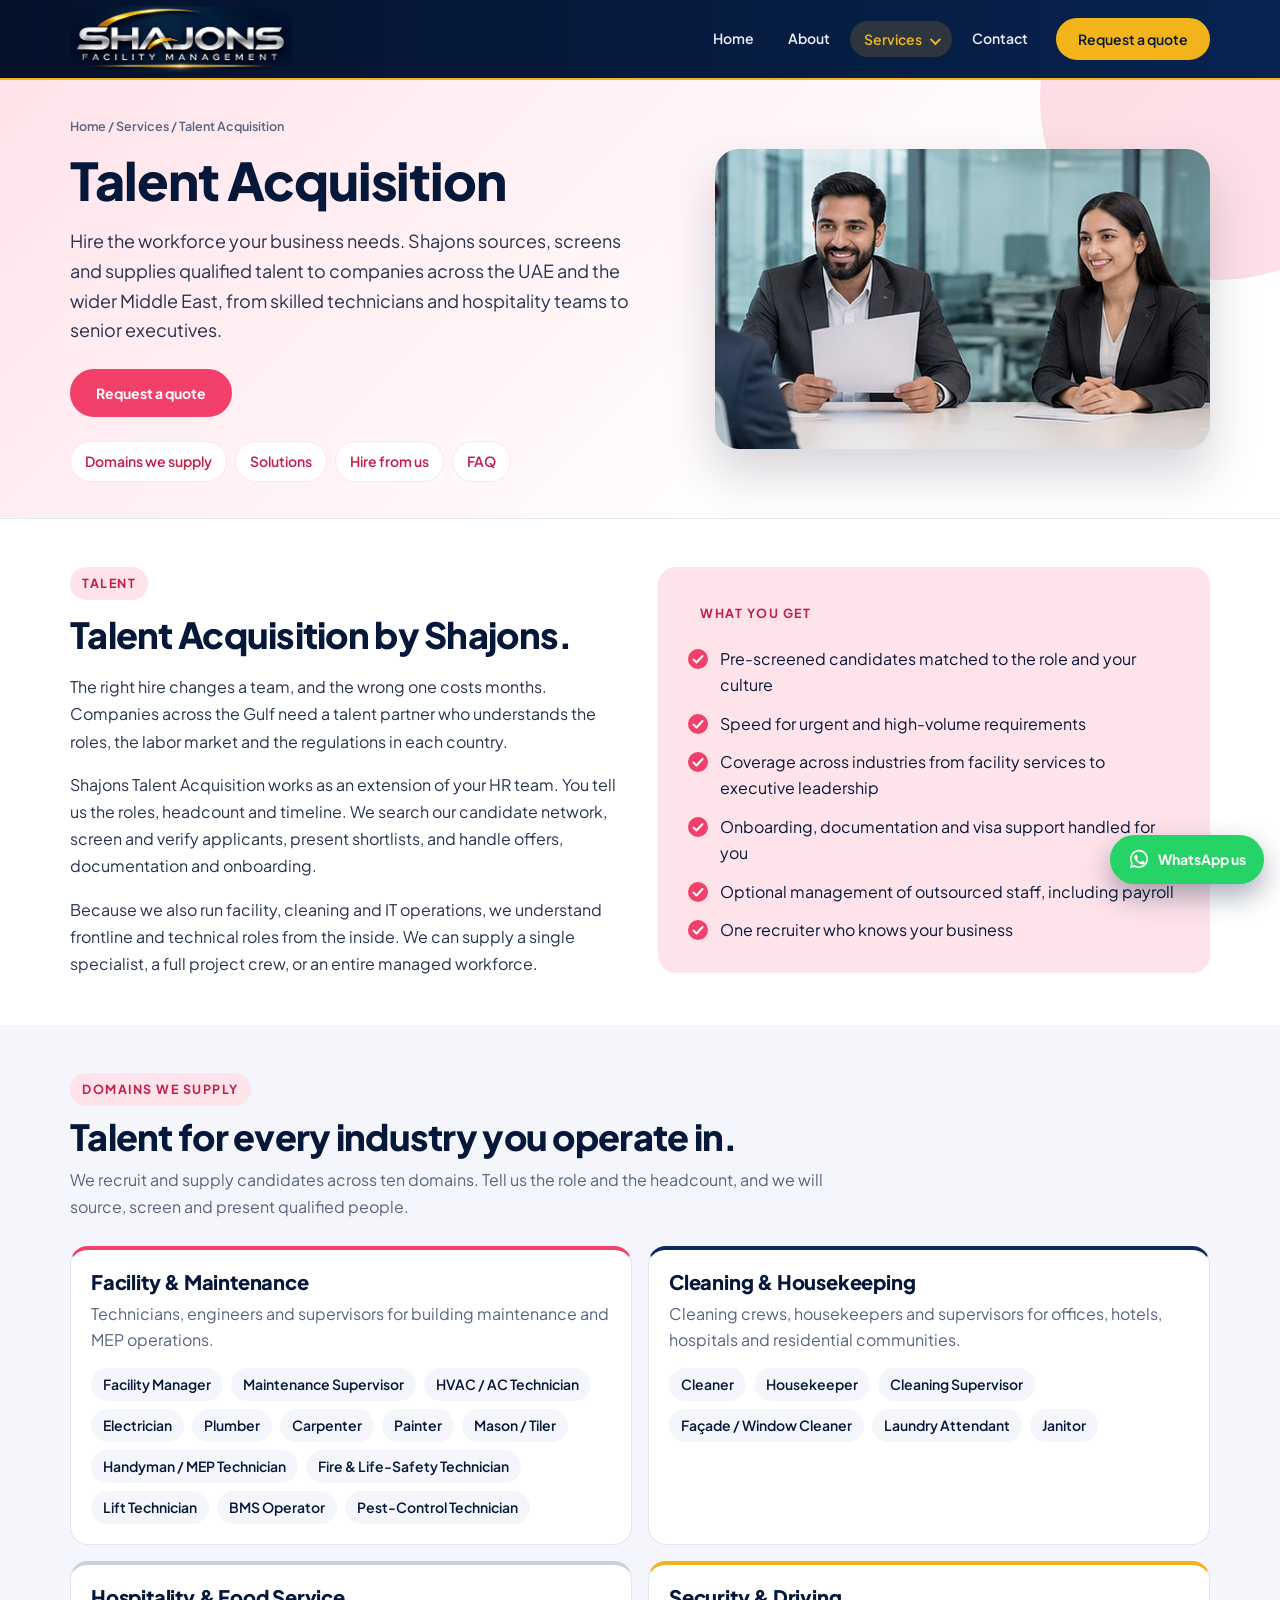
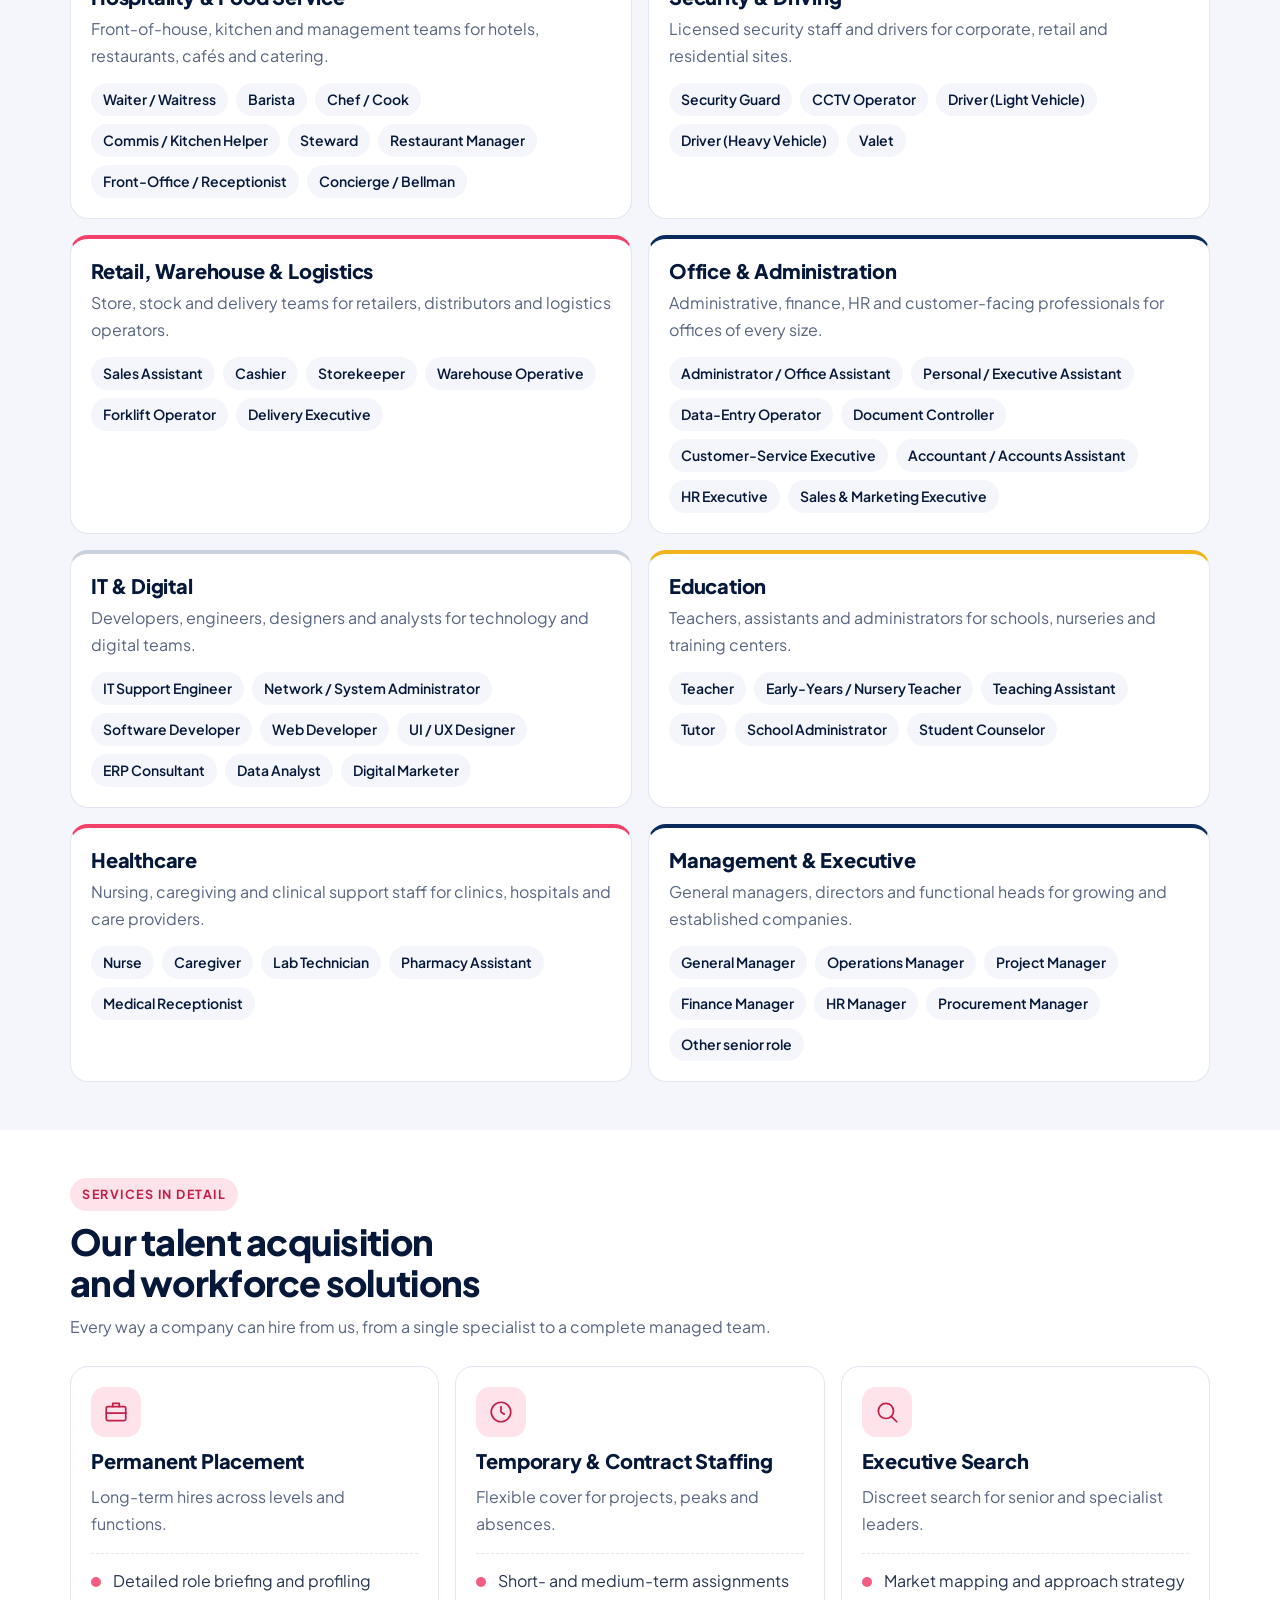
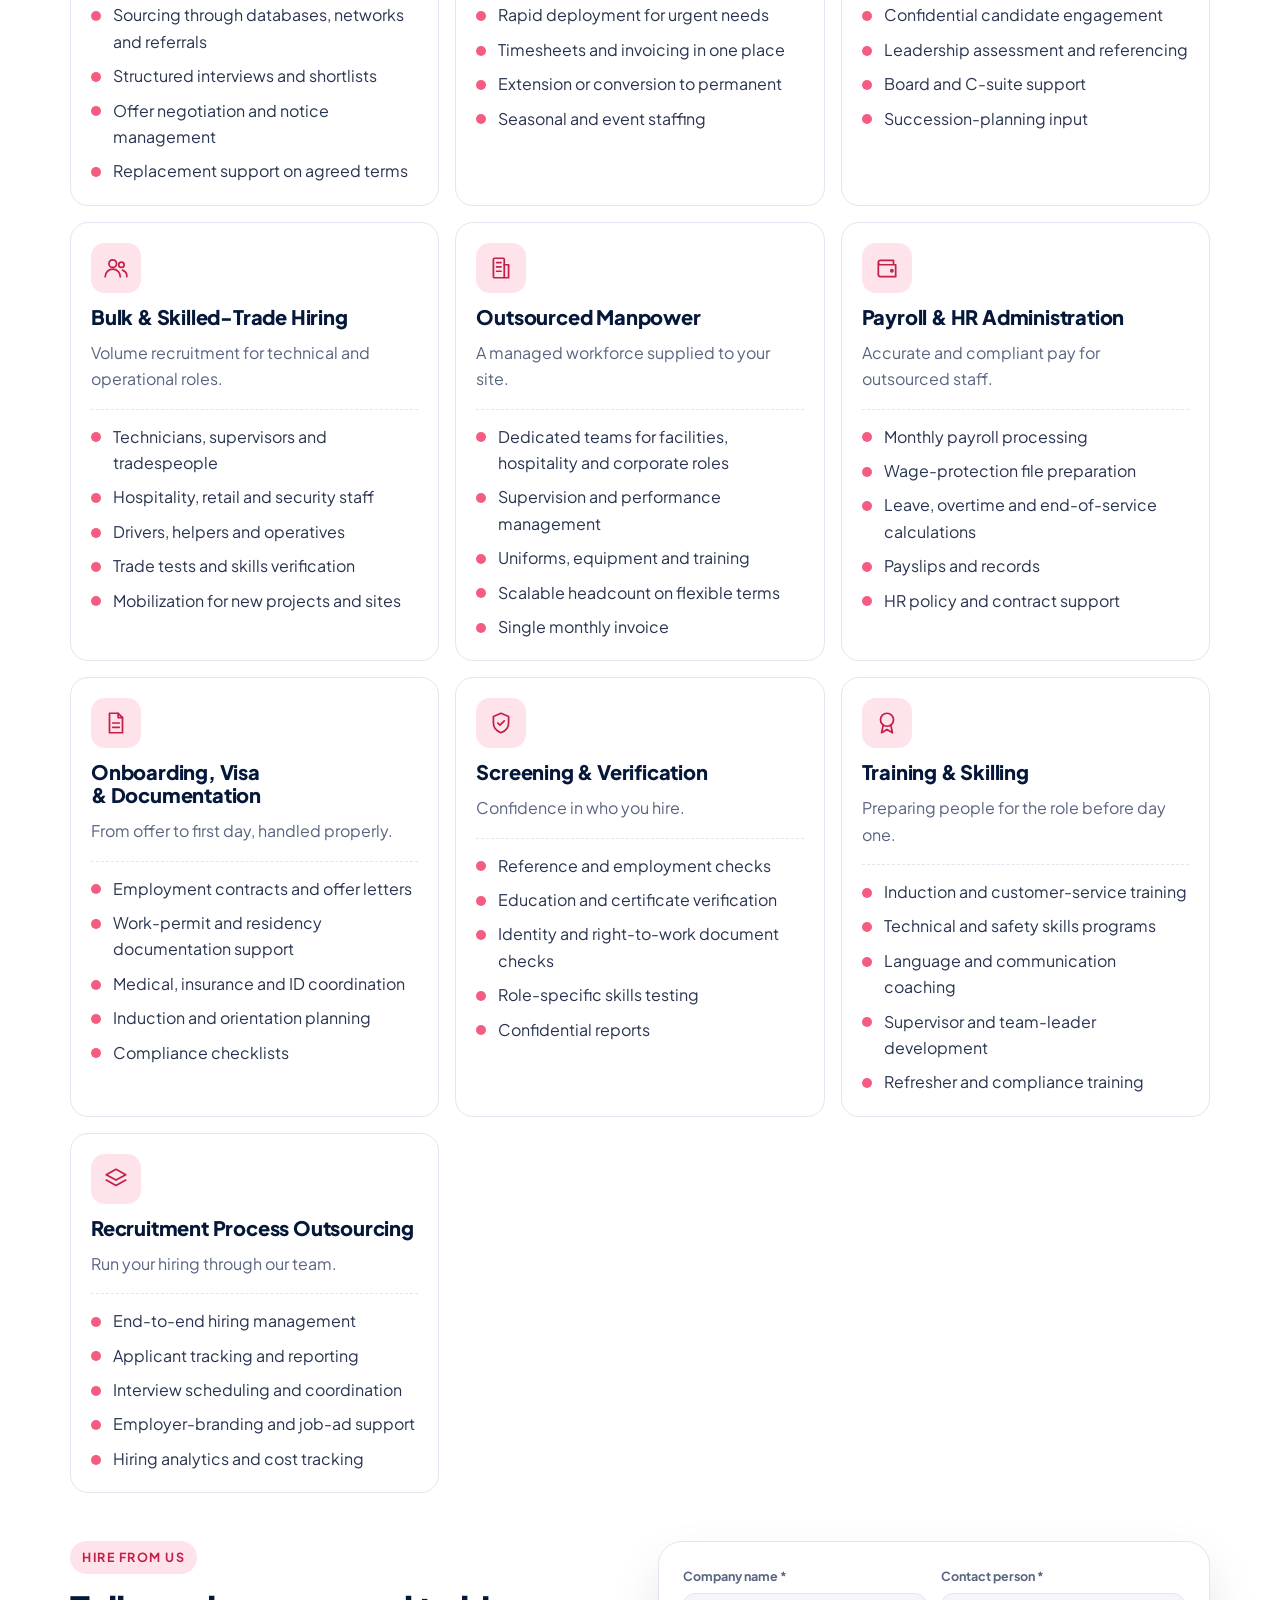
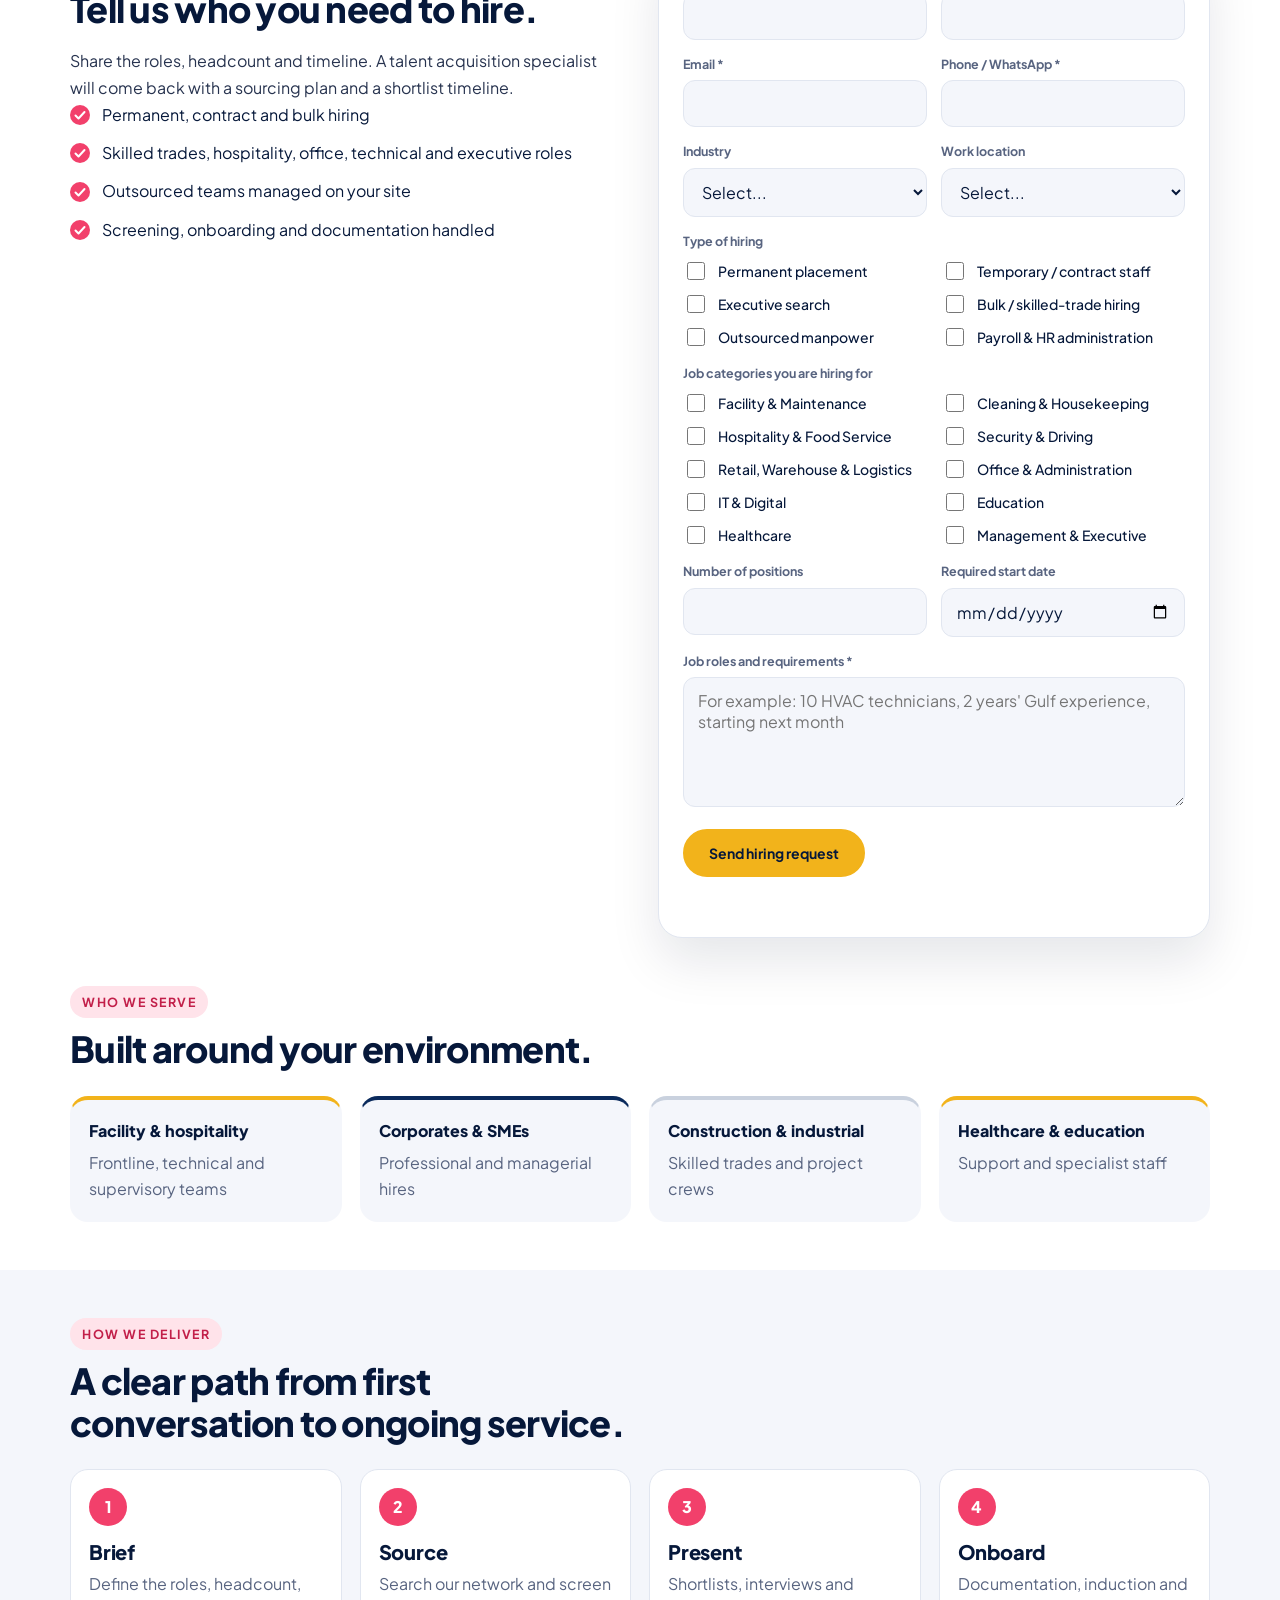
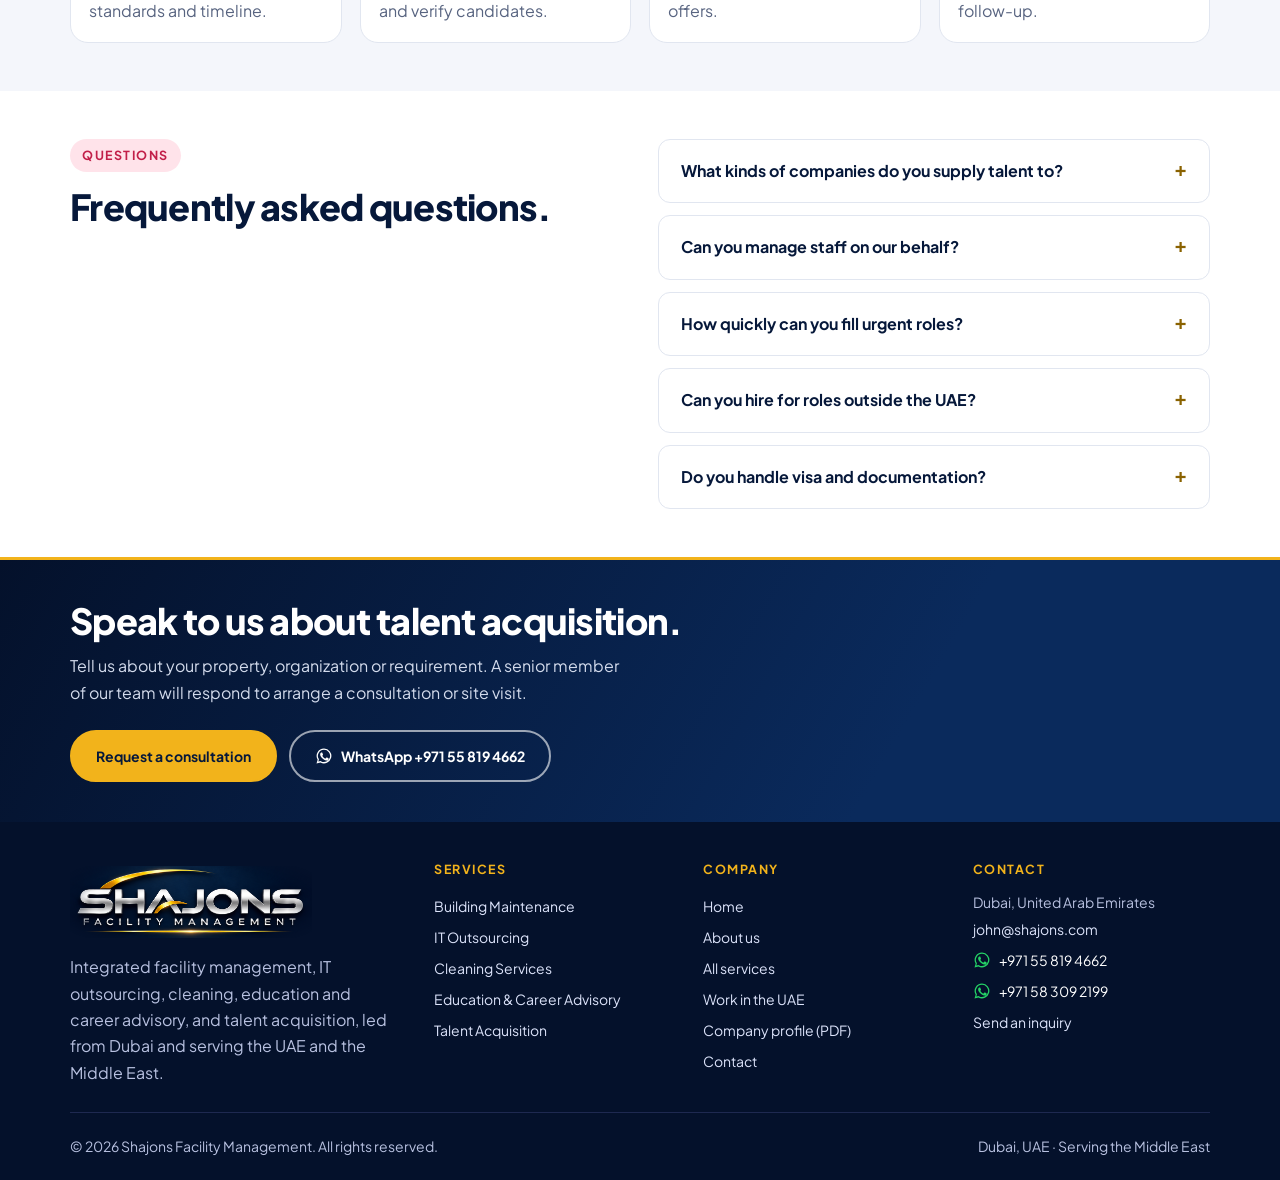
<file: recruitment-services.html>
<!doctype html>
<html lang="en">
<head>
<meta charset="utf-8">
<meta name="viewport" content="width=device-width, initial-scale=1, viewport-fit=cover">
<title>Talent Acquisition &amp; Recruitment Services in Dubai, UAE and the Middle East | Shajons Facility Management</title>
<meta name="description" content="Talent acquisition and recruitment agency in Dubai serving the UAE and the Middle East: permanent and contract hiring, executive search, bulk and skilled-trade recruitment, outsourced manpower, payroll and screening for employers.">
<link rel="canonical" href="https://shajons.com/recruitment-services.html">
<meta property="og:title" content="Talent Acquisition &amp; Recruitment Services in Dubai, UAE and the Middle East | Shajons Facility Management">
<meta property="og:description" content="Talent acquisition and recruitment agency in Dubai serving the UAE and the Middle East: permanent and contract hiring, executive search, bulk and skilled-trade recruitment, outsourced manpower, payroll and screening for employers.">
<meta property="og:type" content="website">
<meta property="og:url" content="https://shajons.com/recruitment-services.html">
<meta property="og:site_name" content="Shajons Facility Management">
<meta name="theme-color" content="#06183A">
<link rel="icon" href="img/favicon.png" type="image/png">
<meta property="og:image" content="https://shajons.com/img/og.png">
<link rel="preconnect" href="https://fonts.googleapis.com"><link rel="preconnect" href="https://fonts.gstatic.com" crossorigin>
<link href="https://fonts.googleapis.com/css2?family=Plus+Jakarta+Sans:wght@400;500;600;700;800&display=swap" rel="stylesheet">
<link rel="stylesheet" href="styles.css">

</head>
<body>
<svg xmlns="http://www.w3.org/2000/svg" aria-hidden="true" style="position:absolute;width:0;height:0;overflow:hidden">
<defs>
<symbol id="i-wrench" viewBox="0 0 24 24" fill="none" stroke="currentColor" stroke-width="1.6" stroke-linecap="round" stroke-linejoin="round"><path d="M14.7 6.3a4 4 0 0 0 5 5L12 19l-3-3 7.7-7.7"/><path d="M9 16 5 20a1.4 1.4 0 0 1-2-2l4-4"/><path d="M14.7 6.3a4 4 0 0 1 5-1l-2.4 2.4 1 1 2.4-2.4"/></symbol>
<symbol id="i-fan" viewBox="0 0 24 24" fill="none" stroke="currentColor" stroke-width="1.6" stroke-linecap="round" stroke-linejoin="round"><circle cx="12" cy="12" r="1.8"/><path d="M12 10.2C12 6 10 3 7 3c-2 0-2 3 0 5 1.5 1.4 3.200 2 5 2.200Z"/><path d="M13.800 12C18 12 21 10 21 7c0-2-3-2-5 0-1.400 1.500-2 3.200-2.200 5Z"/><path d="M12 13.800C12 18 14 21 17 21c2 0 2-3 0-5-1.500-1.400-3.200-2-5-2.200Z"/><path d="M10.200 12C6 12 3 14 3 17c0 2 3 2 5 0 1.400-1.500 2-3.200 2.200-5Z"/></symbol>
<symbol id="i-bolt" viewBox="0 0 24 24" fill="none" stroke="currentColor" stroke-width="1.6" stroke-linecap="round" stroke-linejoin="round"><path d="M13 2 4 14h7l-1 8 9-12h-7l1-8Z"/></symbol>
<symbol id="i-drop" viewBox="0 0 24 24" fill="none" stroke="currentColor" stroke-width="1.6" stroke-linecap="round" stroke-linejoin="round"><path d="M12 3s6 6.500 6 11a6 6 0 0 1-12 0c0-4.500 6-11 6-11Z"/><path d="M9.500 15a2.700 2.700 0 0 0 2.500 2"/></symbol>
<symbol id="i-flame" viewBox="0 0 24 24" fill="none" stroke="currentColor" stroke-width="1.6" stroke-linecap="round" stroke-linejoin="round"><path d="M12 3c1 3.500 5 5.500 5 10a5 5 0 0 1-10 0c0-2 1-3.200 2-4 .2 1.500 1 2.200 2 2.500C11 9 11 6 12 3Z"/></symbol>
<symbol id="i-lift" viewBox="0 0 24 24" fill="none" stroke="currentColor" stroke-width="1.6" stroke-linecap="round" stroke-linejoin="round"><rect x="4" y="3" width="16" height="18" rx="1.500"/><path d="M12 3v18"/><path d="m7.500 10 1.500-2 1.500 2M13.500 14l1.500 2 1.500-2"/></symbol>
<symbol id="i-sliders" viewBox="0 0 24 24" fill="none" stroke="currentColor" stroke-width="1.6" stroke-linecap="round" stroke-linejoin="round"><path d="M4 7h9M17 7h3M4 17h3M11 17h9"/><circle cx="15" cy="7" r="2"/><circle cx="9" cy="17" r="2"/></symbol>
<symbol id="i-brush" viewBox="0 0 24 24" fill="none" stroke="currentColor" stroke-width="1.6" stroke-linecap="round" stroke-linejoin="round"><rect x="4" y="3" width="14" height="6" rx="1"/><path d="M18 6h2v5h-8v3"/><rect x="10.500" y="14" width="3" height="7" rx="1"/></symbol>
<symbol id="i-leaf" viewBox="0 0 24 24" fill="none" stroke="currentColor" stroke-width="1.6" stroke-linecap="round" stroke-linejoin="round"><path d="M5 19c0-9 5-14 15-14 0 10-5 15-14 15"/><path d="M5 19c3-5 6-8 10-10"/></symbol>
<symbol id="i-gauge" viewBox="0 0 24 24" fill="none" stroke="currentColor" stroke-width="1.6" stroke-linecap="round" stroke-linejoin="round"><path d="M4 17a8 8 0 1 1 16 0"/><path d="m12 17 4-6"/><circle cx="12" cy="17" r="1"/></symbol>
<symbol id="i-headset" viewBox="0 0 24 24" fill="none" stroke="currentColor" stroke-width="1.6" stroke-linecap="round" stroke-linejoin="round"><path d="M4 14v-2a8 8 0 0 1 16 0v2"/><rect x="3" y="14" width="4" height="6" rx="1.500"/><rect x="17" y="14" width="4" height="6" rx="1.500"/><path d="M19 20c0 1.200-2 2-5 2"/></symbol>
<symbol id="i-monitor" viewBox="0 0 24 24" fill="none" stroke="currentColor" stroke-width="1.6" stroke-linecap="round" stroke-linejoin="round"><rect x="3" y="4" width="18" height="12" rx="1.500"/><path d="M8 20h8M12 16v4"/></symbol>
<symbol id="i-network" viewBox="0 0 24 24" fill="none" stroke="currentColor" stroke-width="1.6" stroke-linecap="round" stroke-linejoin="round"><rect x="9" y="3" width="6" height="5" rx="1"/><rect x="3" y="16" width="6" height="5" rx="1"/><rect x="15" y="16" width="6" height="5" rx="1"/><path d="M12 8v4M6 16v-4h12v4"/></symbol>
<symbol id="i-shield" viewBox="0 0 24 24" fill="none" stroke="currentColor" stroke-width="1.6" stroke-linecap="round" stroke-linejoin="round"><path d="M12 3 5 6v6c0 4.500 3 7.500 7 9 4-1.500 7-4.500 7-9V6l-7-3Z"/><path d="m9 12 2 2 4-4"/></symbol>
<symbol id="i-cloud" viewBox="0 0 24 24" fill="none" stroke="currentColor" stroke-width="1.6" stroke-linecap="round" stroke-linejoin="round"><path d="M7 18a4 4 0 0 1-.5-8A6 6 0 0 1 18 9.500 4.300 4.300 0 0 1 17.500 18H7Z"/></symbol>
<symbol id="i-code" viewBox="0 0 24 24" fill="none" stroke="currentColor" stroke-width="1.6" stroke-linecap="round" stroke-linejoin="round"><path d="m8 7-5 5 5 5M16 7l5 5-5 5M14 4l-4 16"/></symbol>
<symbol id="i-layout" viewBox="0 0 24 24" fill="none" stroke="currentColor" stroke-width="1.6" stroke-linecap="round" stroke-linejoin="round"><rect x="3" y="4" width="18" height="16" rx="1.500"/><path d="M3 9h18M9 9v11"/></symbol>
<symbol id="i-database" viewBox="0 0 24 24" fill="none" stroke="currentColor" stroke-width="1.6" stroke-linecap="round" stroke-linejoin="round"><ellipse cx="12" cy="6" rx="7" ry="3"/><path d="M5 6v6c0 1.700 3.100 3 7 3s7-1.300 7-3V6M5 12v6c0 1.700 3.100 3 7 3s7-1.300 7-3v-6"/></symbol>
<symbol id="i-phone" viewBox="0 0 24 24" fill="none" stroke="currentColor" stroke-width="1.6" stroke-linecap="round" stroke-linejoin="round"><rect x="7" y="2" width="10" height="20" rx="2"/><path d="M11 18h2"/></symbol>
<symbol id="i-receipt" viewBox="0 0 24 24" fill="none" stroke="currentColor" stroke-width="1.6" stroke-linecap="round" stroke-linejoin="round"><path d="M6 3h12v18l-3-2-3 2-3-2-3 2V3Z"/><path d="M9 8h6M9 12h6"/></symbol>
<symbol id="i-sparkle" viewBox="0 0 24 24" fill="none" stroke="currentColor" stroke-width="1.6" stroke-linecap="round" stroke-linejoin="round"><path d="M10 3c.6 4.500 2.500 6.400 7 7-4.500.6-6.400 2.500-7 7-.6-4.500-2.500-6.400-7-7 4.500-.6 6.400-2.500 7-7Z"/><path d="M18 15c.3 2 1 2.700 3 3-2 .3-2.700 1-3 3-.3-2-1-2.700-3-3 2-.3 2.700-1 3-3Z"/></symbol>
<symbol id="i-window" viewBox="0 0 24 24" fill="none" stroke="currentColor" stroke-width="1.6" stroke-linecap="round" stroke-linejoin="round"><rect x="4" y="3" width="16" height="18" rx="1"/><path d="M12 3v18M4 12h16"/></symbol>
<symbol id="i-recycle" viewBox="0 0 24 24" fill="none" stroke="currentColor" stroke-width="1.6" stroke-linecap="round" stroke-linejoin="round"><path d="M4 7h16M9 7V4h6v3M6 7l1 13h10l1-13M10 11v6M14 11v6"/></symbol>
<symbol id="i-bug" viewBox="0 0 24 24" fill="none" stroke="currentColor" stroke-width="1.6" stroke-linecap="round" stroke-linejoin="round"><rect x="8" y="8" width="8" height="12" rx="4"/><path d="M9 8a3 3 0 0 1 6 0M4 11h4M16 11h4M4 18h4M16 18h4M5 5l3 3M19 5l-3 3M12 12v8"/></symbol>
<symbol id="i-building" viewBox="0 0 24 24" fill="none" stroke="currentColor" stroke-width="1.6" stroke-linecap="round" stroke-linejoin="round"><rect x="5" y="3" width="10" height="18" rx="1"/><path d="M15 9h4v12h-4M8 7h4M8 11h4M8 15h4"/></symbol>
<symbol id="i-bed" viewBox="0 0 24 24" fill="none" stroke="currentColor" stroke-width="1.6" stroke-linecap="round" stroke-linejoin="round"><path d="M3 18V6M3 14h18v4M21 14v-2a3 3 0 0 0-3-3h-7v5"/><circle cx="7" cy="11" r="1.500"/></symbol>
<symbol id="i-cross" viewBox="0 0 24 24" fill="none" stroke="currentColor" stroke-width="1.6" stroke-linecap="round" stroke-linejoin="round"><rect x="4" y="4" width="16" height="16" rx="2"/><path d="M12 8v8M8 12h8"/></symbol>
<symbol id="i-cap" viewBox="0 0 24 24" fill="none" stroke="currentColor" stroke-width="1.6" stroke-linecap="round" stroke-linejoin="round"><path d="m2 9 10-5 10 5-10 5L2 9Z"/><path d="M6 11v5c2 2 10 2 12 0v-5M22 9v6"/></symbol>
<symbol id="i-book" viewBox="0 0 24 24" fill="none" stroke="currentColor" stroke-width="1.6" stroke-linecap="round" stroke-linejoin="round"><path d="M4 5a2 2 0 0 1 2-2h13v16H6a2 2 0 0 0-2 2V5Z"/><path d="M4 21h15M9 8h6"/></symbol>
<symbol id="i-globe" viewBox="0 0 24 24" fill="none" stroke="currentColor" stroke-width="1.6" stroke-linecap="round" stroke-linejoin="round"><circle cx="12" cy="12" r="9"/><path d="M3 12h18M12 3c3 3 3 15 0 18M12 3c-3 3-3 15 0 18"/></symbol>
<symbol id="i-compass" viewBox="0 0 24 24" fill="none" stroke="currentColor" stroke-width="1.6" stroke-linecap="round" stroke-linejoin="round"><circle cx="12" cy="12" r="9"/><path d="m15.500 8.500-2 5-5 2 2-5 5-2Z"/></symbol>
<symbol id="i-file" viewBox="0 0 24 24" fill="none" stroke="currentColor" stroke-width="1.6" stroke-linecap="round" stroke-linejoin="round"><path d="M6 3h8l4 4v14H6V3Z"/><path d="M14 3v4h4M9 12h6M9 16h6"/></symbol>
<symbol id="i-user" viewBox="0 0 24 24" fill="none" stroke="currentColor" stroke-width="1.6" stroke-linecap="round" stroke-linejoin="round"><circle cx="12" cy="8" r="4"/><path d="M4 21a8 8 0 0 1 16 0"/></symbol>
<symbol id="i-users" viewBox="0 0 24 24" fill="none" stroke="currentColor" stroke-width="1.6" stroke-linecap="round" stroke-linejoin="round"><circle cx="9" cy="8" r="3.500"/><path d="M2 20a7 7 0 0 1 14 0"/><circle cx="17" cy="9" r="2.500"/><path d="M18 14a6 6 0 0 1 4 6"/></symbol>
<symbol id="i-search" viewBox="0 0 24 24" fill="none" stroke="currentColor" stroke-width="1.6" stroke-linecap="round" stroke-linejoin="round"><circle cx="11" cy="11" r="7"/><path d="m21 21-5-5"/></symbol>
<symbol id="i-briefcase" viewBox="0 0 24 24" fill="none" stroke="currentColor" stroke-width="1.6" stroke-linecap="round" stroke-linejoin="round"><rect x="3" y="7" width="18" height="13" rx="1.500"/><path d="M9 7V4h6v3M3 13h18"/></symbol>
<symbol id="i-clock" viewBox="0 0 24 24" fill="none" stroke="currentColor" stroke-width="1.6" stroke-linecap="round" stroke-linejoin="round"><circle cx="12" cy="12" r="9"/><path d="M12 7v5l3 2"/></symbol>
<symbol id="i-wallet" viewBox="0 0 24 24" fill="none" stroke="currentColor" stroke-width="1.6" stroke-linecap="round" stroke-linejoin="round"><path d="M4 7a2 2 0 0 1 2-2h12v4M4 7v11a2 2 0 0 0 2 2h14V9H6a2 2 0 0 1-2-2Z"/><circle cx="16.500" cy="14.500" r="1"/></symbol>
<symbol id="i-badge" viewBox="0 0 24 24" fill="none" stroke="currentColor" stroke-width="1.6" stroke-linecap="round" stroke-linejoin="round"><circle cx="12" cy="9" r="6"/><path d="m8.500 14-1.500 7 5-3 5 3-1.500-7"/></symbol>
<symbol id="i-check" viewBox="0 0 24 24" fill="none" stroke="currentColor" stroke-width="2" stroke-linecap="round" stroke-linejoin="round"><path d="m5 12 5 5 9-10"/></symbol>
<symbol id="i-chart" viewBox="0 0 24 24" fill="none" stroke="currentColor" stroke-width="1.6" stroke-linecap="round" stroke-linejoin="round"><path d="M4 20V4M4 20h16"/><path d="M8 16v-4M12 16V8M16 16v-6"/></symbol>
<symbol id="i-kitchen" viewBox="0 0 24 24" fill="none" stroke="currentColor" stroke-width="1.6" stroke-linecap="round" stroke-linejoin="round"><path d="M6 14a4 4 0 0 1-1-7.800A5 5 0 0 1 15 5a4 4 0 0 1 3 7.200V14H6Z"/><path d="M6 14v6h12v-6"/></symbol>
<symbol id="i-layers" viewBox="0 0 24 24" fill="none" stroke="currentColor" stroke-width="1.6" stroke-linecap="round" stroke-linejoin="round"><path d="m12 3 9 5-9 5-9-5 9-5Z"/><path d="m3 13 9 5 9-5"/></symbol>
</defs>
<symbol id="i-whatsapp" viewBox="0 0 24 24"><path fill="currentColor" d="M12.04 2a9.9 9.9 0 0 0-8.5 14.9L2 22l5.25-1.38A9.9 9.9 0 1 0 12.04 2zm0 1.8a8.1 8.1 0 1 1-4.2 15.04l-.3-.18-3.1.82.83-3.02-.2-.31A8.1 8.1 0 0 1 12.04 3.8zM8.6 7.4c-.2 0-.5.07-.75.35-.26.28-.98.96-.98 2.34s1 2.7 1.14 2.88c.14.19 1.95 3.1 4.8 4.22 2.37.93 2.85.75 3.37.7.52-.05 1.66-.68 1.9-1.33.23-.65.23-1.2.16-1.33-.07-.12-.26-.19-.54-.33-.28-.14-1.66-.82-1.92-.91-.26-.1-.45-.14-.63.14-.19.28-.72.91-.88 1.1-.16.18-.33.2-.6.07-.28-.14-1.19-.44-2.26-1.4-.84-.75-1.4-1.67-1.57-1.95-.16-.28-.02-.43.12-.57.13-.12.28-.33.42-.5.14-.16.19-.28.28-.47.1-.19.05-.35-.02-.5-.07-.14-.62-1.52-.86-2.08-.22-.54-.45-.47-.63-.48h-.54z"/></symbol></svg>

<a class="skip" href="#main">Skip to content</a>
<header class="top"><div class="wrap"><a class="brand" href="index.html" aria-label="Shajons Facility Management home"><img src="img/logo.png" alt="Shajons Facility Management" width="960" height="286"></a><button class="menu" id="menu" aria-expanded="false" aria-controls="nav" type="button">Menu</button><nav class="links" id="nav" aria-label="Primary"><a href="index.html">Home</a><a href="about.html">About</a><div class="dd"><a href="services.html" aria-current="page">Services</a><div class="dd-menu"><a href="building-maintenance.html">Building Maintenance</a><a href="it-outsourcing.html">IT Outsourcing</a><a href="cleaning-services.html">Cleaning Services</a><a href="education-advisory.html">Education &amp; Career Advisory</a><a href="recruitment-services.html">Talent Acquisition</a></div></div><a href="contact.html">Contact</a><a class="btn" href="contact.html">Request a quote</a></nav></div></header>
<main id="main" class="s-recruitment">

<div class="pagehead"><div class="wrap"><div><div class="crumbs"><a href="index.html">Home</a> / <a href="services.html">Services</a> / Talent Acquisition</div>
<h1>Talent Acquisition</h1><p class="lede">Hire the workforce your business needs. Shajons sources, screens and supplies qualified talent to companies across the UAE and the wider Middle East, from skilled technicians and hospitality teams to senior executives.</p><div class="cta"><a class="btn" href="contact.html">Request a quote</a></div><div class="jump"><a href="#domains">Domains we supply</a><a href="#services">Solutions</a><a href="#employers">Hire from us</a><a href="#faq">FAQ</a></div></div>
<figure><img src="img/recruitment.jpg" alt="Talent Acquisition" width="800" height="560"></figure></div></div>
<section><div class="wrap two"><div><div class="eyebrow">Talent</div><h2>Talent Acquisition by Shajons.</h2><div class="prose"><p>The right hire changes a team, and the wrong one costs months. Companies across the Gulf need a talent partner who understands the roles, the labor market and the regulations in each country.</p><p>Shajons Talent Acquisition works as an extension of your HR team. You tell us the roles, headcount and timeline. We search our candidate network, screen and verify applicants, present shortlists, and handle offers, documentation and onboarding.</p><p>Because we also run facility, cleaning and IT operations, we understand frontline and technical roles from the inside. We can supply a single specialist, a full project crew, or an entire managed workforce.</p></div></div>
<div class="panel"><div class="eyebrow">What you get</div><ul class="checks"><li>Pre-screened candidates matched to the role and your culture</li><li>Speed for urgent and high-volume requirements</li><li>Coverage across industries from facility services to executive leadership</li><li>Onboarding, documentation and visa support handled for you</li><li>Optional management of outsourced staff, including payroll</li><li>One recruiter who knows your business</li></ul></div></div></section>


<section class="alt" id="domains"><div class="wrap"><div class="sec-head"><div class="eyebrow">Domains we supply</div><h2>Talent for every industry you operate in.</h2><p>We recruit and supply candidates across ten domains. Tell us the role and the headcount, and we will source, screen and present qualified people.</p></div><div class="dom-grid"><article class="dom"><h3>Facility &amp; Maintenance</h3><p>Technicians, engineers and supervisors for building maintenance and MEP operations.</p><ul><li>Facility Manager</li><li>Maintenance Supervisor</li><li>HVAC / AC Technician</li><li>Electrician</li><li>Plumber</li><li>Carpenter</li><li>Painter</li><li>Mason / Tiler</li><li>Handyman / MEP Technician</li><li>Fire &amp; Life-Safety Technician</li><li>Lift Technician</li><li>BMS Operator</li><li>Pest-Control Technician</li></ul></article><article class="dom"><h3>Cleaning &amp; Housekeeping</h3><p>Cleaning crews, housekeepers and supervisors for offices, hotels, hospitals and residential communities.</p><ul><li>Cleaner</li><li>Housekeeper</li><li>Cleaning Supervisor</li><li>Façade / Window Cleaner</li><li>Laundry Attendant</li><li>Janitor</li></ul></article><article class="dom"><h3>Hospitality &amp; Food Service</h3><p>Front-of-house, kitchen and management teams for hotels, restaurants, cafés and catering.</p><ul><li>Waiter / Waitress</li><li>Barista</li><li>Chef / Cook</li><li>Commis / Kitchen Helper</li><li>Steward</li><li>Restaurant Manager</li><li>Front-Office / Receptionist</li><li>Concierge / Bellman</li></ul></article><article class="dom"><h3>Security &amp; Driving</h3><p>Licensed security staff and drivers for corporate, retail and residential sites.</p><ul><li>Security Guard</li><li>CCTV Operator</li><li>Driver (Light Vehicle)</li><li>Driver (Heavy Vehicle)</li><li>Valet</li></ul></article><article class="dom"><h3>Retail, Warehouse &amp; Logistics</h3><p>Store, stock and delivery teams for retailers, distributors and logistics operators.</p><ul><li>Sales Assistant</li><li>Cashier</li><li>Storekeeper</li><li>Warehouse Operative</li><li>Forklift Operator</li><li>Delivery Executive</li></ul></article><article class="dom"><h3>Office &amp; Administration</h3><p>Administrative, finance, HR and customer-facing professionals for offices of every size.</p><ul><li>Administrator / Office Assistant</li><li>Personal / Executive Assistant</li><li>Data-Entry Operator</li><li>Document Controller</li><li>Customer-Service Executive</li><li>Accountant / Accounts Assistant</li><li>HR Executive</li><li>Sales &amp; Marketing Executive</li></ul></article><article class="dom"><h3>IT &amp; Digital</h3><p>Developers, engineers, designers and analysts for technology and digital teams.</p><ul><li>IT Support Engineer</li><li>Network / System Administrator</li><li>Software Developer</li><li>Web Developer</li><li>UI / UX Designer</li><li>ERP Consultant</li><li>Data Analyst</li><li>Digital Marketer</li></ul></article><article class="dom"><h3>Education</h3><p>Teachers, assistants and administrators for schools, nurseries and training centers.</p><ul><li>Teacher</li><li>Early-Years / Nursery Teacher</li><li>Teaching Assistant</li><li>Tutor</li><li>School Administrator</li><li>Student Counselor</li></ul></article><article class="dom"><h3>Healthcare</h3><p>Nursing, caregiving and clinical support staff for clinics, hospitals and care providers.</p><ul><li>Nurse</li><li>Caregiver</li><li>Lab Technician</li><li>Pharmacy Assistant</li><li>Medical Receptionist</li></ul></article><article class="dom"><h3>Management &amp; Executive</h3><p>General managers, directors and functional heads for growing and established companies.</p><ul><li>General Manager</li><li>Operations Manager</li><li>Project Manager</li><li>Finance Manager</li><li>HR Manager</li><li>Procurement Manager</li><li>Other senior role</li></ul></article></div></div></section>
<section class="" id="services"><div class="wrap"><div class="sec-head"><div class="eyebrow">Services in detail</div><h2>Our talent acquisition and workforce solutions</h2><p>Every way a company can hire from us, from a single specialist to a complete managed team.</p></div><div class="cat-grid"><article class="cat"><div class="ico"><svg aria-hidden="true" focusable="false"><use href="#i-briefcase"/></svg></div><h3>Permanent Placement</h3><p>Long-term hires across levels and functions.</p><ul><li>Detailed role briefing and profiling</li><li>Sourcing through databases, networks and referrals</li><li>Structured interviews and shortlists</li><li>Offer negotiation and notice management</li><li>Replacement support on agreed terms</li></ul></article><article class="cat"><div class="ico"><svg aria-hidden="true" focusable="false"><use href="#i-clock"/></svg></div><h3>Temporary &amp; Contract Staffing</h3><p>Flexible cover for projects, peaks and absences.</p><ul><li>Short- and medium-term assignments</li><li>Rapid deployment for urgent needs</li><li>Timesheets and invoicing in one place</li><li>Extension or conversion to permanent</li><li>Seasonal and event staffing</li></ul></article><article class="cat"><div class="ico"><svg aria-hidden="true" focusable="false"><use href="#i-search"/></svg></div><h3>Executive Search</h3><p>Discreet search for senior and specialist leaders.</p><ul><li>Market mapping and approach strategy</li><li>Confidential candidate engagement</li><li>Leadership assessment and referencing</li><li>Board and C-suite support</li><li>Succession-planning input</li></ul></article><article class="cat"><div class="ico"><svg aria-hidden="true" focusable="false"><use href="#i-users"/></svg></div><h3>Bulk &amp; Skilled-Trade Hiring</h3><p>Volume recruitment for technical and operational roles.</p><ul><li>Technicians, supervisors and tradespeople</li><li>Hospitality, retail and security staff</li><li>Drivers, helpers and operatives</li><li>Trade tests and skills verification</li><li>Mobilization for new projects and sites</li></ul></article><article class="cat"><div class="ico"><svg aria-hidden="true" focusable="false"><use href="#i-building"/></svg></div><h3>Outsourced Manpower</h3><p>A managed workforce supplied to your site.</p><ul><li>Dedicated teams for facilities, hospitality and corporate roles</li><li>Supervision and performance management</li><li>Uniforms, equipment and training</li><li>Scalable headcount on flexible terms</li><li>Single monthly invoice</li></ul></article><article class="cat"><div class="ico"><svg aria-hidden="true" focusable="false"><use href="#i-wallet"/></svg></div><h3>Payroll &amp; HR Administration</h3><p>Accurate and compliant pay for outsourced staff.</p><ul><li>Monthly payroll processing</li><li>Wage-protection file preparation</li><li>Leave, overtime and end-of-service calculations</li><li>Payslips and records</li><li>HR policy and contract support</li></ul></article><article class="cat"><div class="ico"><svg aria-hidden="true" focusable="false"><use href="#i-file"/></svg></div><h3>Onboarding, Visa &amp; Documentation</h3><p>From offer to first day, handled properly.</p><ul><li>Employment contracts and offer letters</li><li>Work-permit and residency documentation support</li><li>Medical, insurance and ID coordination</li><li>Induction and orientation planning</li><li>Compliance checklists</li></ul></article><article class="cat"><div class="ico"><svg aria-hidden="true" focusable="false"><use href="#i-shield"/></svg></div><h3>Screening &amp; Verification</h3><p>Confidence in who you hire.</p><ul><li>Reference and employment checks</li><li>Education and certificate verification</li><li>Identity and right-to-work document checks</li><li>Role-specific skills testing</li><li>Confidential reports</li></ul></article><article class="cat"><div class="ico"><svg aria-hidden="true" focusable="false"><use href="#i-badge"/></svg></div><h3>Training &amp; Skilling</h3><p>Preparing people for the role before day one.</p><ul><li>Induction and customer-service training</li><li>Technical and safety skills programs</li><li>Language and communication coaching</li><li>Supervisor and team-leader development</li><li>Refresher and compliance training</li></ul></article><article class="cat"><div class="ico"><svg aria-hidden="true" focusable="false"><use href="#i-layers"/></svg></div><h3>Recruitment Process Outsourcing</h3><p>Run your hiring through our team.</p><ul><li>End-to-end hiring management</li><li>Applicant tracking and reporting</li><li>Interview scheduling and coordination</li><li>Employer-branding and job-ad support</li><li>Hiring analytics and cost tracking</li></ul></article></div></div></section>


<section id="employers"><div class="wrap two"><div class="form-intro"><div class="eyebrow">Hire from us</div><h2>Tell us who you need to hire.</h2>
<div class="prose"><p>Share the roles, headcount and timeline. A talent acquisition specialist will come back with a sourcing plan and a shortlist timeline.</p></div>
<ul class="checks"><li>Permanent, contract and bulk hiring</li><li>Skilled trades, hospitality, office, technical and executive roles</li><li>Outsourced teams managed on your site</li><li>Screening, onboarding and documentation handled</li></ul></div>
<form class="enq" id="employer-form" name="employer" method="POST" data-netlify="true" netlify-honeypot="bot-field" novalidate>
<input type="hidden" name="form-name" value="employer"><p class="hp"><label>Do not fill this out <input name="bot-field" tabindex="-1" autocomplete="off"></label></p>
<div><label for="e-company">Company name *</label><input id="e-company" name="e-company" type="text" required autocomplete="organization" ></div><div><label for="e-name">Contact person *</label><input id="e-name" name="e-name" type="text" required autocomplete="name" ></div>
<div><label for="e-email">Email *</label><input id="e-email" name="e-email" type="email" required autocomplete="email" ></div><div><label for="e-phone">Phone / WhatsApp *</label><input id="e-phone" name="e-phone" type="tel" required autocomplete="tel" ></div>
<div><label for="e-industry">Industry</label><select id="e-industry" name="e-industry"><option value="">Select...</option><option>Facility management &amp; real estate</option><option>Hospitality &amp; restaurants</option><option>Retail</option><option>Construction &amp; industrial</option><option>Healthcare</option><option>Education</option><option>Corporate / professional services</option><option>Technology</option><option>Logistics &amp; warehousing</option><option>Government / semi-government</option><option>Other</option></select></div><div><label for="e-location">Work location</label><select id="e-location" name="e-location"><option value="">Select...</option><option>Dubai</option><option>Abu Dhabi</option><option>Sharjah</option><option>Other UAE emirate</option><option>Saudi Arabia</option><option>Qatar</option><option>Kuwait</option><option>Bahrain</option><option>Oman</option><option>Other Middle East location</option></select></div>
<div class="full"><span class="lbl">Type of hiring</span><div class="chk-grid"><label class="chk"><input type="checkbox" name="hire-type" value="Permanent placement"> Permanent placement</label><label class="chk"><input type="checkbox" name="hire-type" value="Temporary / contract staff"> Temporary / contract staff</label><label class="chk"><input type="checkbox" name="hire-type" value="Executive search"> Executive search</label><label class="chk"><input type="checkbox" name="hire-type" value="Bulk / skilled-trade hiring"> Bulk / skilled-trade hiring</label><label class="chk"><input type="checkbox" name="hire-type" value="Outsourced manpower"> Outsourced manpower</label><label class="chk"><input type="checkbox" name="hire-type" value="Payroll &amp; HR administration"> Payroll &amp; HR administration</label></div></div>
<div class="full"><span class="lbl">Job categories you are hiring for</span><div class="chk-grid"><label class="chk"><input type="checkbox" name="role-categories" value="Facility &amp; Maintenance"> Facility &amp; Maintenance</label><label class="chk"><input type="checkbox" name="role-categories" value="Cleaning &amp; Housekeeping"> Cleaning &amp; Housekeeping</label><label class="chk"><input type="checkbox" name="role-categories" value="Hospitality &amp; Food Service"> Hospitality &amp; Food Service</label><label class="chk"><input type="checkbox" name="role-categories" value="Security &amp; Driving"> Security &amp; Driving</label><label class="chk"><input type="checkbox" name="role-categories" value="Retail, Warehouse &amp; Logistics"> Retail, Warehouse &amp; Logistics</label><label class="chk"><input type="checkbox" name="role-categories" value="Office &amp; Administration"> Office &amp; Administration</label><label class="chk"><input type="checkbox" name="role-categories" value="IT &amp; Digital"> IT &amp; Digital</label><label class="chk"><input type="checkbox" name="role-categories" value="Education"> Education</label><label class="chk"><input type="checkbox" name="role-categories" value="Healthcare"> Healthcare</label><label class="chk"><input type="checkbox" name="role-categories" value="Management &amp; Executive"> Management &amp; Executive</label></div></div>
<div><label for="e-count">Number of positions</label><input id="e-count" name="e-count" type="number" min="1"></div><div><label for="e-start">Required start date</label><input id="e-start" name="e-start" type="date" ></div>
<div class="full"><label for="e-roles">Job roles and requirements *</label><textarea id="e-roles" name="roles" required placeholder="For example: 10 HVAC technicians, 2 years' Gulf experience, starting next month"></textarea></div>
<div class="full"><button class="btn" type="submit">Send hiring request</button></div>
<div class="full msg" role="status" aria-live="polite"></div></form></div></section>
<section><div class="wrap"><div class="sec-head"><div class="eyebrow">Who we serve</div><h2>Built around your environment.</h2></div><div class="tiles"><div><b>Facility &amp; hospitality</b><span>Frontline, technical and supervisory teams</span></div><div><b>Corporates &amp; SMEs</b><span>Professional and managerial hires</span></div><div><b>Construction &amp; industrial</b><span>Skilled trades and project crews</span></div><div><b>Healthcare &amp; education</b><span>Support and specialist staff</span></div></div></div></section>
<section class="alt"><div class="wrap"><div class="sec-head"><div class="eyebrow">How we deliver</div><h2>A clear path from first conversation to ongoing service.</h2></div><ol class="steps"><li><h3>Brief</h3><p>Define the roles, headcount, standards and timeline.</p></li><li><h3>Source</h3><p>Search our network and screen and verify candidates.</p></li><li><h3>Present</h3><p>Shortlists, interviews and offers.</p></li><li><h3>Onboard</h3><p>Documentation, induction and follow-up.</p></li></ol></div></section>
<section id="faq"><div class="wrap two"><div><div class="eyebrow">Questions</div><h2>Frequently asked questions.</h2></div><div class="faq"><details><summary>What kinds of companies do you supply talent to?</summary><p>Employers across facility services, hospitality, retail, construction, healthcare, education, logistics, technology and corporate sectors, from small businesses to large groups.</p></details><details><summary>Can you manage staff on our behalf?</summary><p>Yes. Under an outsourced-manpower agreement we employ, supervise and pay the team while they work at your site.</p></details><details><summary>How quickly can you fill urgent roles?</summary><p>Timelines depend on the role, but we maintain a pre-screened pool for common technical and frontline positions so that urgent requirements can be met quickly.</p></details><details><summary>Can you hire for roles outside the UAE?</summary><p>We are based in Dubai and support employers across the UAE and the wider Middle East. Tell us the country and the roles and we will confirm how we can help.</p></details><details><summary>Do you handle visa and documentation?</summary><p>We prepare and coordinate the documentation and processes needed through the relevant authorities and approved service channels.</p></details></div></div></section>
<div class="ctaband"><div class="wrap"><div><h2>Speak to us about talent acquisition.</h2><p>Tell us about your property, organization or requirement. A senior member of our team will respond to arrange a consultation or site visit.</p></div><div class="cta-r"><a class="btn gold" href="contact.html">Request a consultation</a><a class="btn light" href="https://wa.me/971558194662?text=Hello%20Shajons%2C%20I%20would%20like%20to%20make%20an%20inquiry." target="_blank" rel="noopener"><svg aria-hidden="true" focusable="false"><use href="#i-whatsapp"/></svg><span>WhatsApp +971 55 819 4662</span></a></div></div></div>
</main>
<footer><div class="wrap"><div class="cols"><div class="about"><a class="brand" href="index.html"><img src="img/logo.png" alt="Shajons Facility Management" width="960" height="286"></a><p>Integrated facility management, IT outsourcing, cleaning, education and career advisory, and talent acquisition, led from Dubai and serving the UAE and the Middle East.</p></div><div><h4>Services</h4><a href="building-maintenance.html">Building Maintenance</a><a href="it-outsourcing.html">IT Outsourcing</a><a href="cleaning-services.html">Cleaning Services</a><a href="education-advisory.html">Education &amp; Career Advisory</a><a href="recruitment-services.html">Talent Acquisition</a></div><div><h4>Company</h4><a href="index.html">Home</a><a href="about.html">About us</a><a href="services.html">All services</a><a href="work-in-uae.html">Work in the UAE</a><a href="Shajons-Company-Profile.pdf" download>Company profile (PDF)</a><a href="contact.html">Contact</a></div><div><h4>Contact</h4><span>Dubai, United Arab Emirates</span><a href="mailto:john@shajons.com">john@shajons.com</a><a class="wa-link" href="https://wa.me/971558194662?text=Hello%20Shajons%2C%20I%20would%20like%20to%20make%20an%20inquiry." target="_blank" rel="noopener"><svg aria-hidden="true" focusable="false"><use href="#i-whatsapp"/></svg><span>+971 55 819 4662</span></a><a class="wa-link" href="https://wa.me/971583092199?text=Hello%20Shajons%2C%20I%20would%20like%20to%20make%20an%20inquiry." target="_blank" rel="noopener"><svg aria-hidden="true" focusable="false"><use href="#i-whatsapp"/></svg><span>+971 58 309 2199</span></a><a href="contact.html">Send an inquiry</a></div></div><div class="legal"><span>&copy; <span id="yr">2026</span> Shajons Facility Management. All rights reserved.</span><span>Dubai, UAE &middot; Serving the Middle East</span></div></div></footer>
<a class="fab" href="https://wa.me/971558194662?text=Hello%20Shajons%2C%20I%20would%20like%20to%20make%20an%20inquiry." target="_blank" rel="noopener"><svg aria-hidden="true" focusable="false"><use href="#i-whatsapp"/></svg><span>WhatsApp us</span></a>
<script src="site.js"></script>
</body>
</html>
</file>
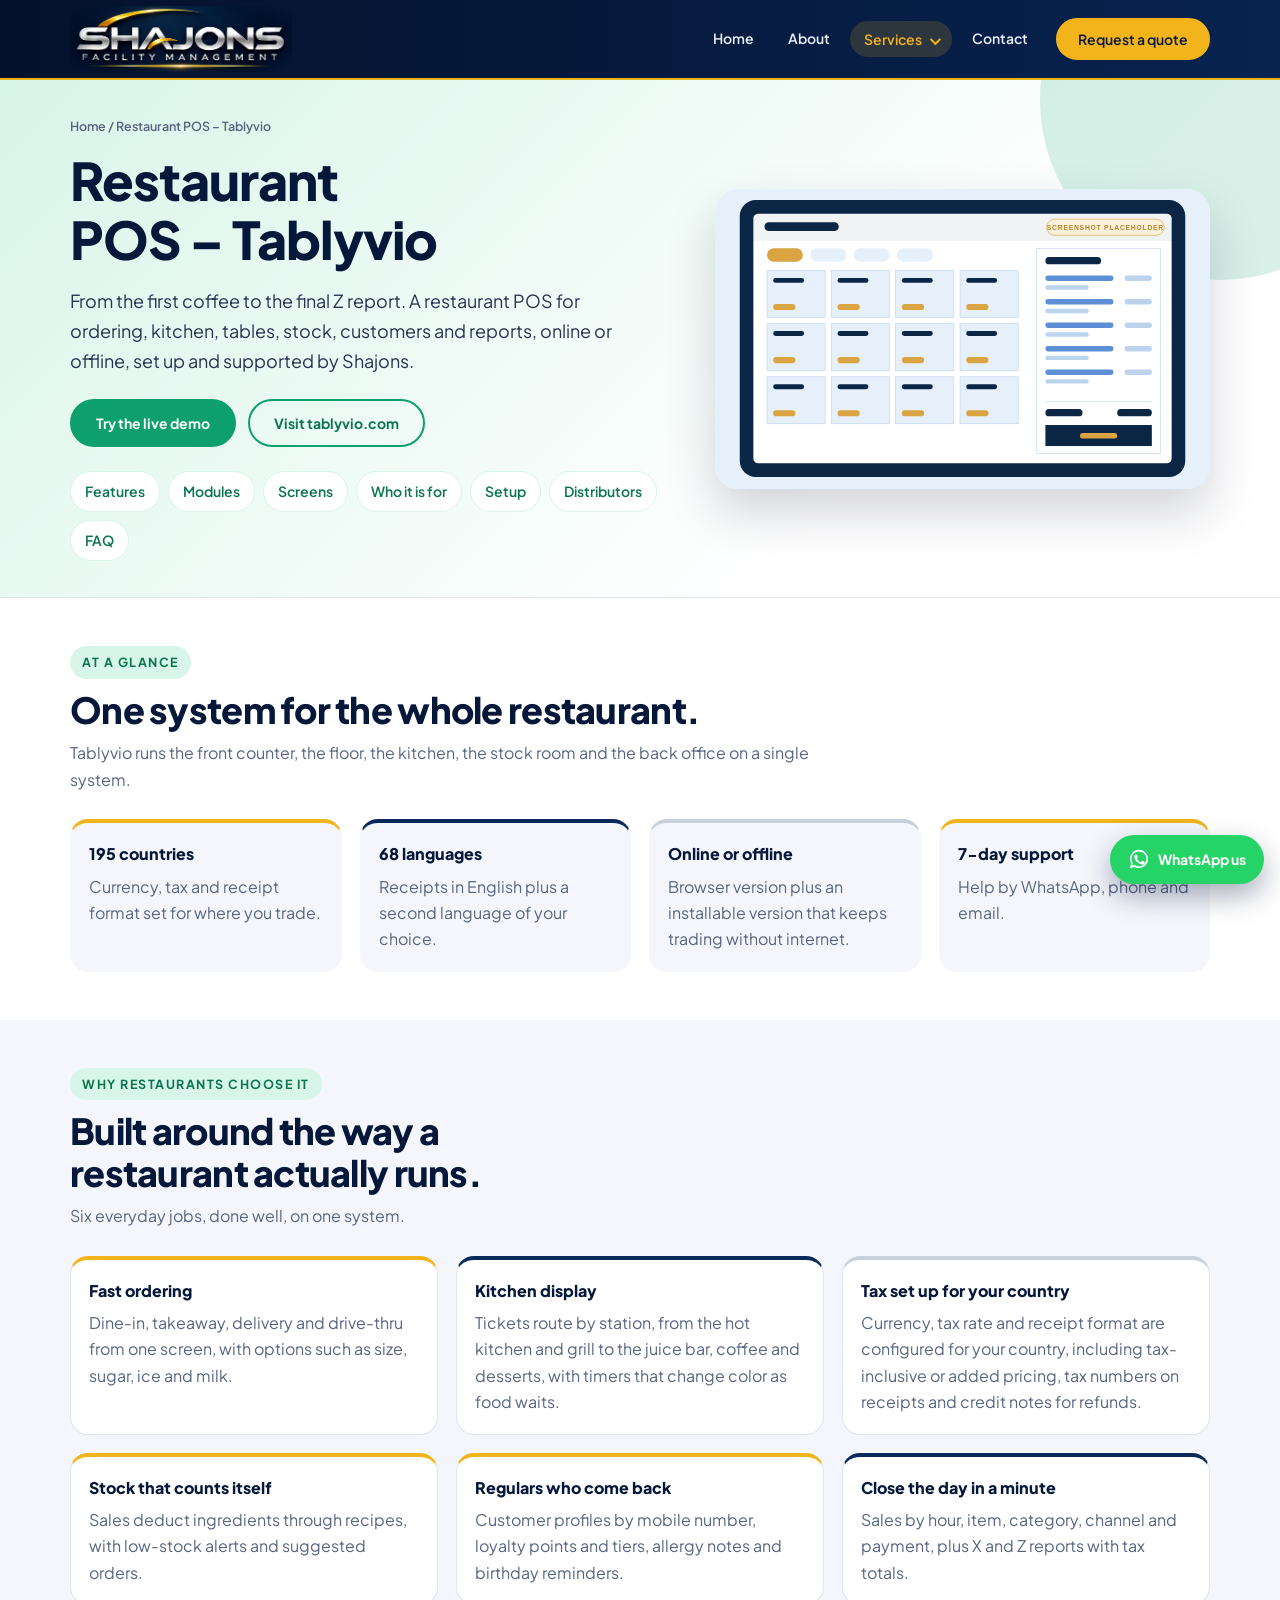
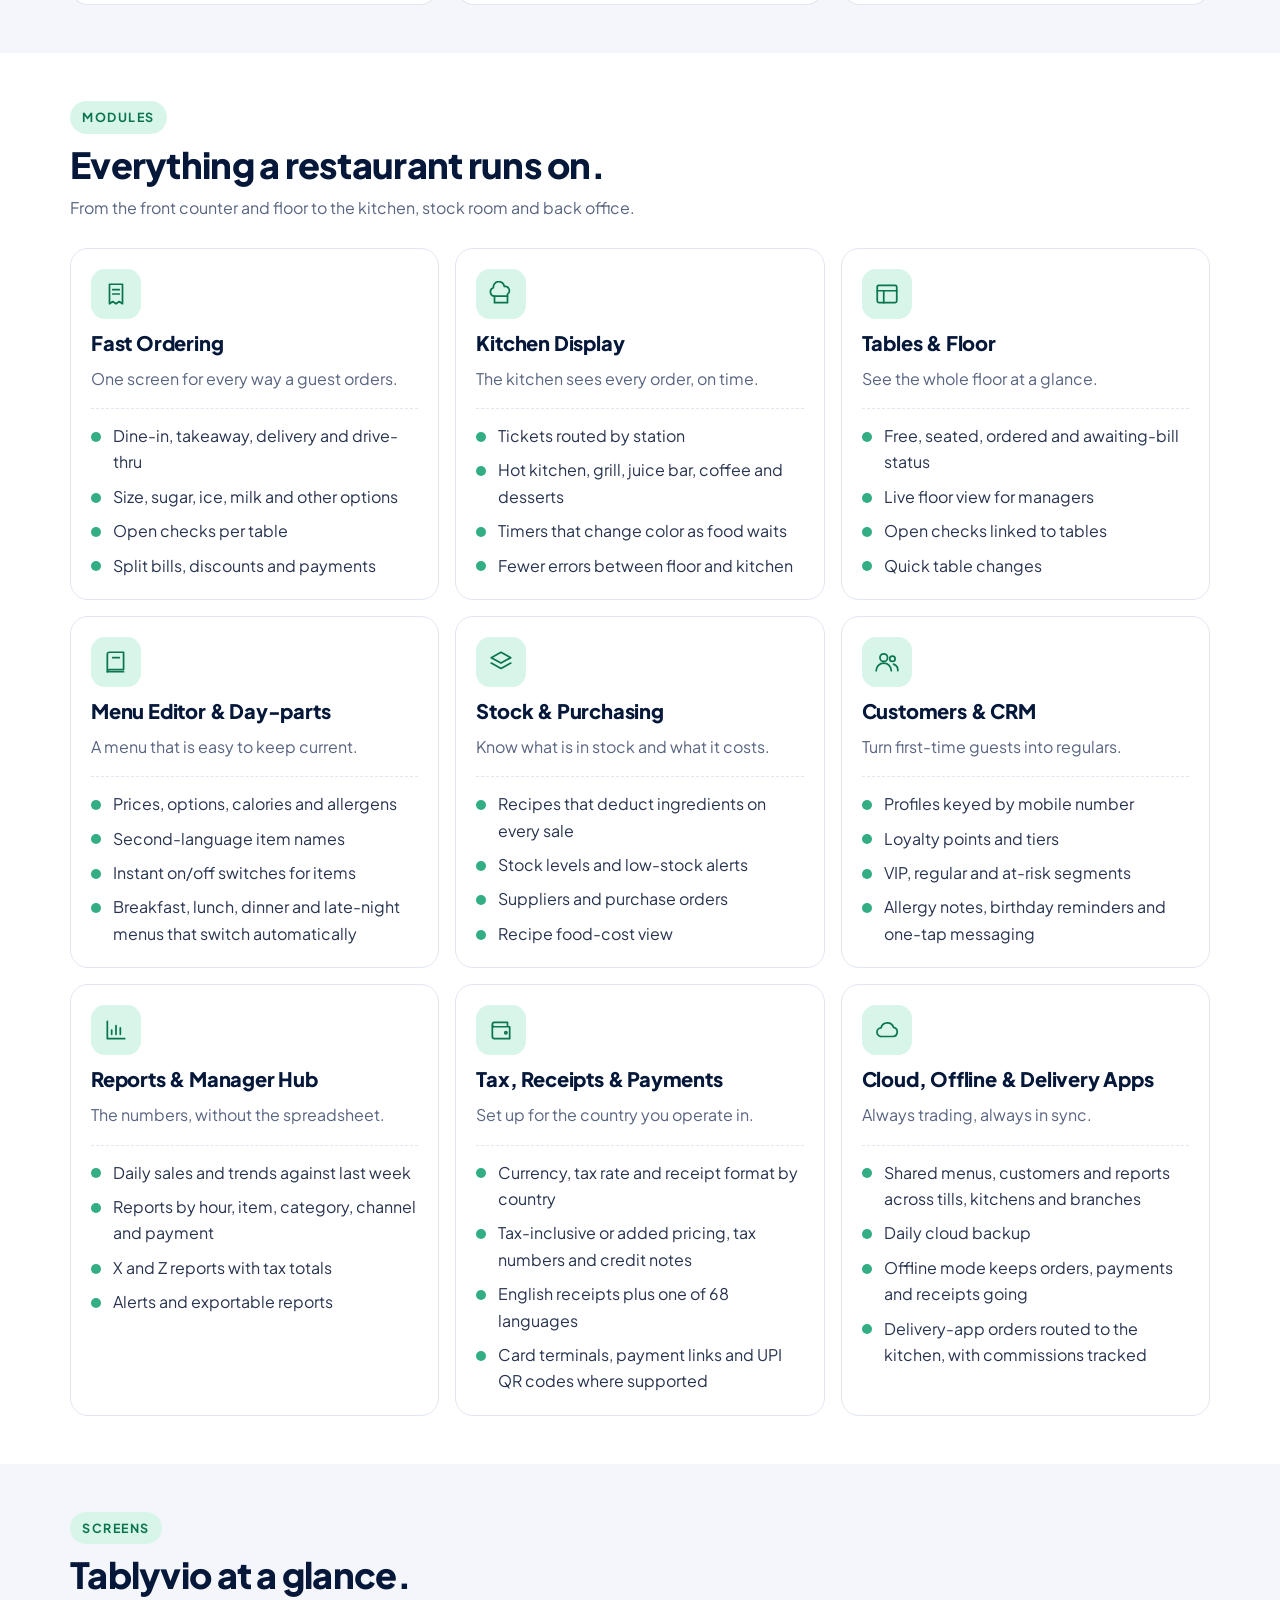
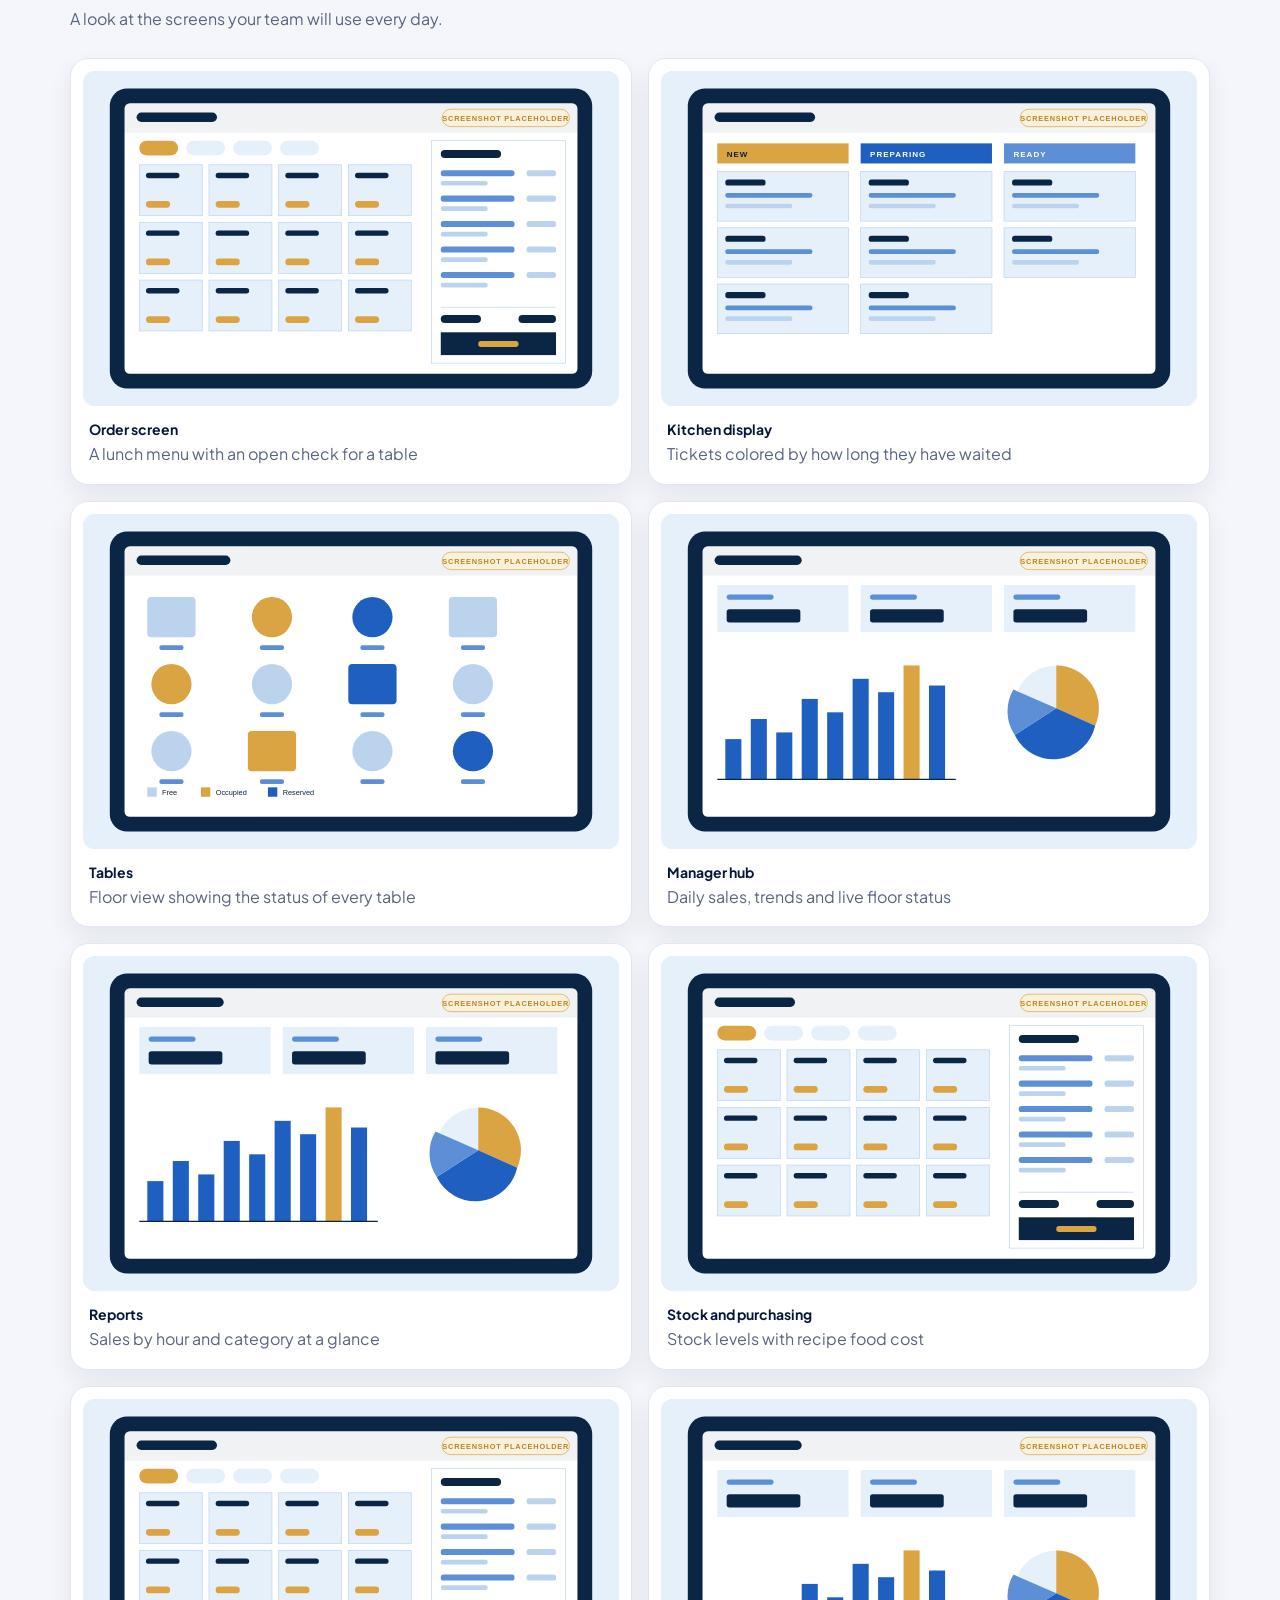
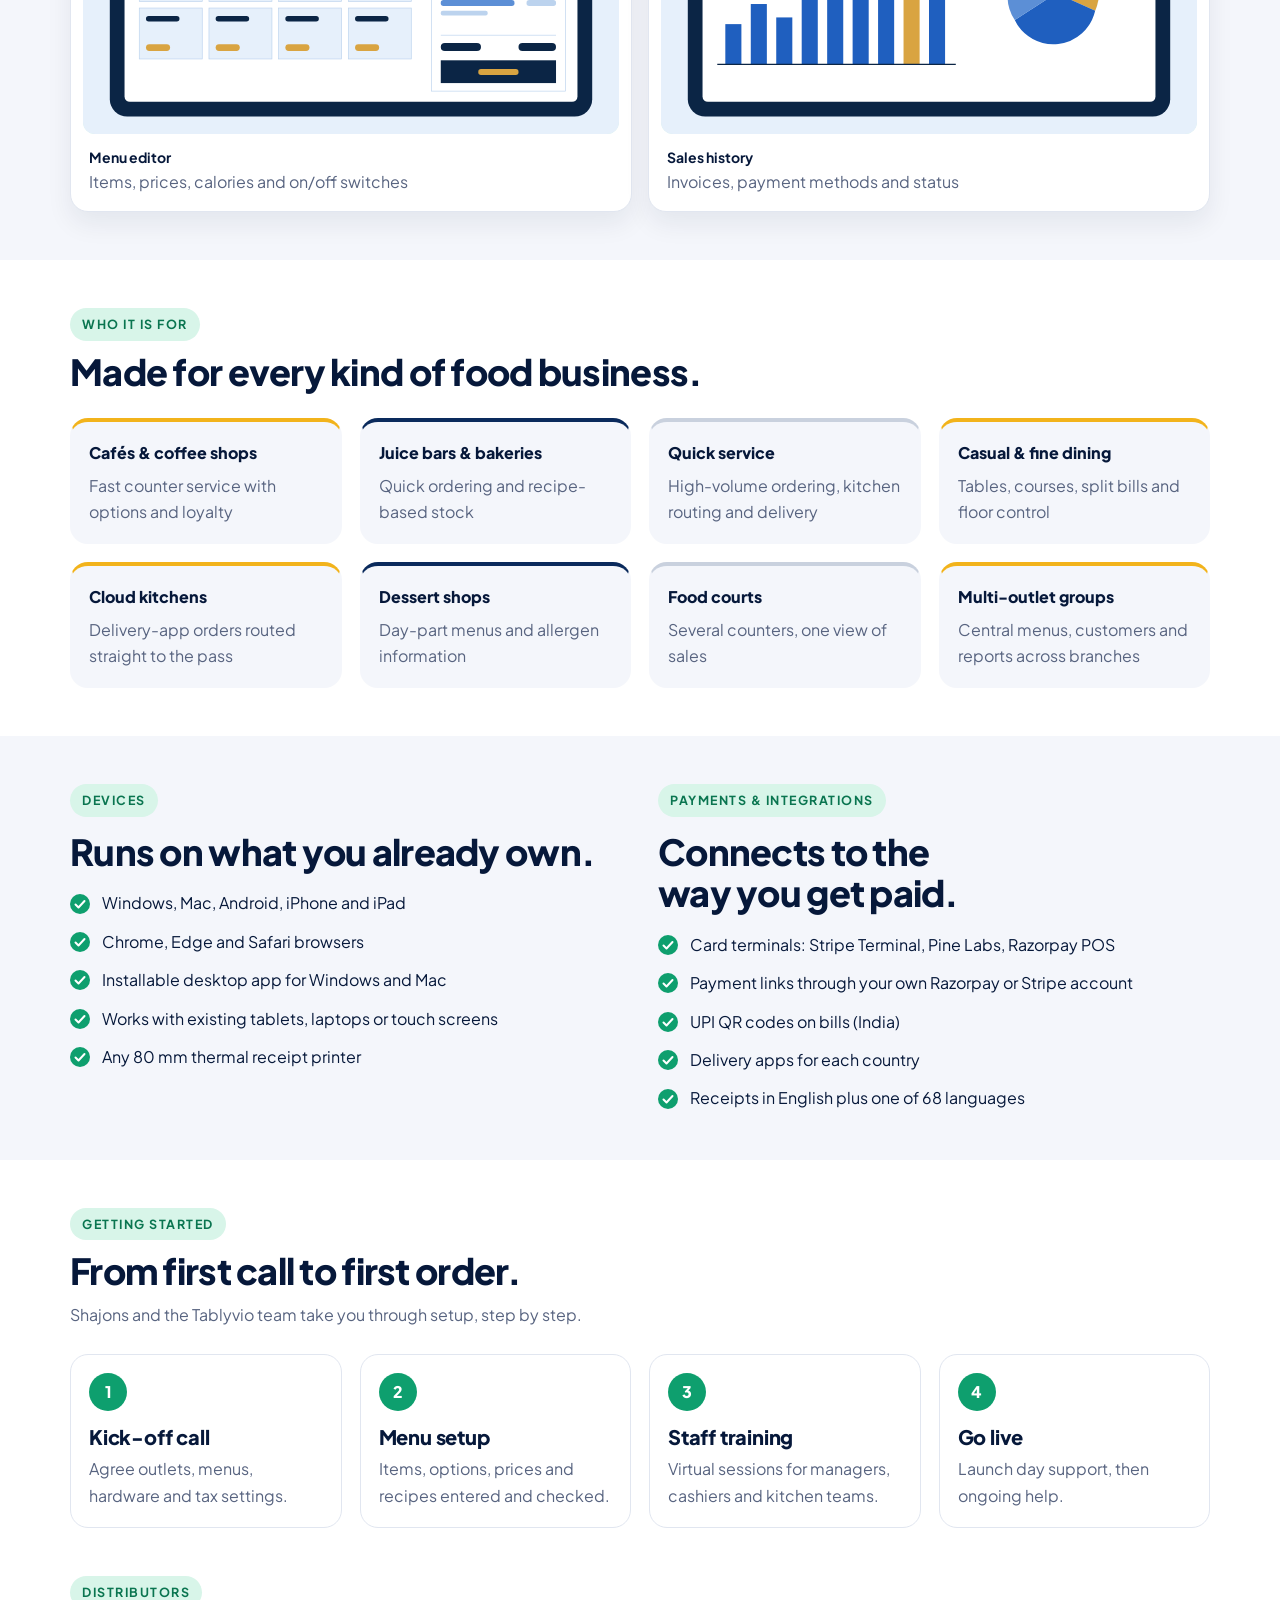
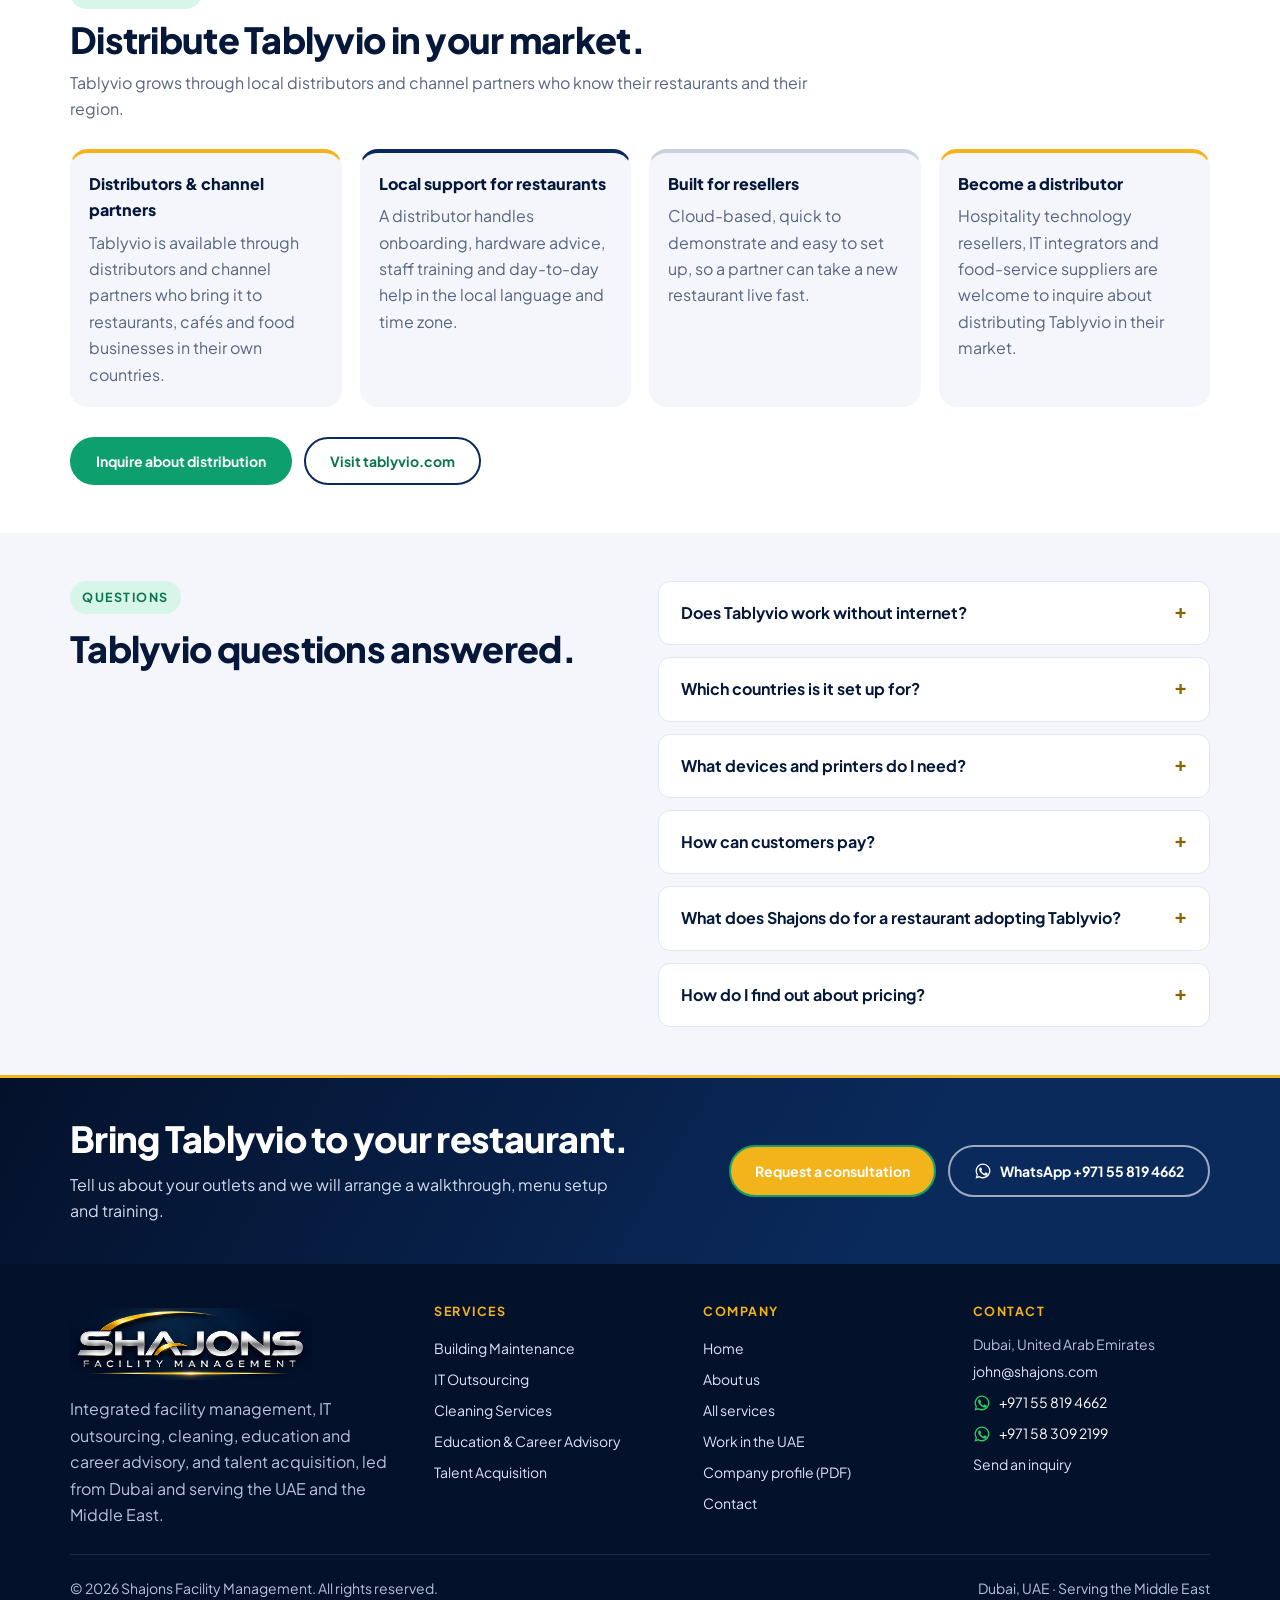
<file: restaurant-pos-tablyvio.html>
<!doctype html>
<html lang="en">
<head>
<meta charset="utf-8">
<meta name="viewport" content="width=device-width, initial-scale=1, viewport-fit=cover">
<title>Restaurant POS - Tablyvio | Shajons Facility Management</title>
<meta name="description" content="Tablyvio restaurant POS: fast ordering, kitchen display, tables, stock, customers and reports for cafés, restaurants and food businesses, supported by Shajons.">
<link rel="canonical" href="https://shajons.com/restaurant-pos-tablyvio.html">
<meta property="og:title" content="Restaurant POS - Tablyvio | Shajons Facility Management">
<meta property="og:description" content="Tablyvio restaurant POS: fast ordering, kitchen display, tables, stock, customers and reports for cafés, restaurants and food businesses, supported by Shajons.">
<meta property="og:type" content="website">
<meta property="og:url" content="https://shajons.com/restaurant-pos-tablyvio.html">
<meta property="og:site_name" content="Shajons Facility Management">
<meta name="theme-color" content="#06183A">
<link rel="icon" href="img/favicon.png" type="image/png">
<meta property="og:image" content="https://shajons.com/img/og.png">
<link rel="preconnect" href="https://fonts.googleapis.com"><link rel="preconnect" href="https://fonts.gstatic.com" crossorigin>
<link href="https://fonts.googleapis.com/css2?family=Plus+Jakarta+Sans:wght@400;500;600;700;800&display=swap" rel="stylesheet">
<link rel="stylesheet" href="styles.css">

</head>
<body>
<svg xmlns="http://www.w3.org/2000/svg" aria-hidden="true" style="position:absolute;width:0;height:0;overflow:hidden">
<defs>
<symbol id="i-wrench" viewBox="0 0 24 24" fill="none" stroke="currentColor" stroke-width="1.6" stroke-linecap="round" stroke-linejoin="round"><path d="M14.7 6.3a4 4 0 0 0 5 5L12 19l-3-3 7.7-7.7"/><path d="M9 16 5 20a1.4 1.4 0 0 1-2-2l4-4"/><path d="M14.7 6.3a4 4 0 0 1 5-1l-2.4 2.4 1 1 2.4-2.4"/></symbol>
<symbol id="i-fan" viewBox="0 0 24 24" fill="none" stroke="currentColor" stroke-width="1.6" stroke-linecap="round" stroke-linejoin="round"><circle cx="12" cy="12" r="1.8"/><path d="M12 10.2C12 6 10 3 7 3c-2 0-2 3 0 5 1.5 1.4 3.200 2 5 2.200Z"/><path d="M13.800 12C18 12 21 10 21 7c0-2-3-2-5 0-1.400 1.500-2 3.200-2.200 5Z"/><path d="M12 13.800C12 18 14 21 17 21c2 0 2-3 0-5-1.500-1.400-3.200-2-5-2.200Z"/><path d="M10.200 12C6 12 3 14 3 17c0 2 3 2 5 0 1.400-1.500 2-3.200 2.200-5Z"/></symbol>
<symbol id="i-bolt" viewBox="0 0 24 24" fill="none" stroke="currentColor" stroke-width="1.6" stroke-linecap="round" stroke-linejoin="round"><path d="M13 2 4 14h7l-1 8 9-12h-7l1-8Z"/></symbol>
<symbol id="i-drop" viewBox="0 0 24 24" fill="none" stroke="currentColor" stroke-width="1.6" stroke-linecap="round" stroke-linejoin="round"><path d="M12 3s6 6.500 6 11a6 6 0 0 1-12 0c0-4.500 6-11 6-11Z"/><path d="M9.500 15a2.700 2.700 0 0 0 2.500 2"/></symbol>
<symbol id="i-flame" viewBox="0 0 24 24" fill="none" stroke="currentColor" stroke-width="1.6" stroke-linecap="round" stroke-linejoin="round"><path d="M12 3c1 3.500 5 5.500 5 10a5 5 0 0 1-10 0c0-2 1-3.200 2-4 .2 1.500 1 2.200 2 2.500C11 9 11 6 12 3Z"/></symbol>
<symbol id="i-lift" viewBox="0 0 24 24" fill="none" stroke="currentColor" stroke-width="1.6" stroke-linecap="round" stroke-linejoin="round"><rect x="4" y="3" width="16" height="18" rx="1.500"/><path d="M12 3v18"/><path d="m7.500 10 1.500-2 1.500 2M13.500 14l1.500 2 1.500-2"/></symbol>
<symbol id="i-sliders" viewBox="0 0 24 24" fill="none" stroke="currentColor" stroke-width="1.6" stroke-linecap="round" stroke-linejoin="round"><path d="M4 7h9M17 7h3M4 17h3M11 17h9"/><circle cx="15" cy="7" r="2"/><circle cx="9" cy="17" r="2"/></symbol>
<symbol id="i-brush" viewBox="0 0 24 24" fill="none" stroke="currentColor" stroke-width="1.6" stroke-linecap="round" stroke-linejoin="round"><rect x="4" y="3" width="14" height="6" rx="1"/><path d="M18 6h2v5h-8v3"/><rect x="10.500" y="14" width="3" height="7" rx="1"/></symbol>
<symbol id="i-leaf" viewBox="0 0 24 24" fill="none" stroke="currentColor" stroke-width="1.6" stroke-linecap="round" stroke-linejoin="round"><path d="M5 19c0-9 5-14 15-14 0 10-5 15-14 15"/><path d="M5 19c3-5 6-8 10-10"/></symbol>
<symbol id="i-gauge" viewBox="0 0 24 24" fill="none" stroke="currentColor" stroke-width="1.6" stroke-linecap="round" stroke-linejoin="round"><path d="M4 17a8 8 0 1 1 16 0"/><path d="m12 17 4-6"/><circle cx="12" cy="17" r="1"/></symbol>
<symbol id="i-headset" viewBox="0 0 24 24" fill="none" stroke="currentColor" stroke-width="1.6" stroke-linecap="round" stroke-linejoin="round"><path d="M4 14v-2a8 8 0 0 1 16 0v2"/><rect x="3" y="14" width="4" height="6" rx="1.500"/><rect x="17" y="14" width="4" height="6" rx="1.500"/><path d="M19 20c0 1.200-2 2-5 2"/></symbol>
<symbol id="i-monitor" viewBox="0 0 24 24" fill="none" stroke="currentColor" stroke-width="1.6" stroke-linecap="round" stroke-linejoin="round"><rect x="3" y="4" width="18" height="12" rx="1.500"/><path d="M8 20h8M12 16v4"/></symbol>
<symbol id="i-network" viewBox="0 0 24 24" fill="none" stroke="currentColor" stroke-width="1.6" stroke-linecap="round" stroke-linejoin="round"><rect x="9" y="3" width="6" height="5" rx="1"/><rect x="3" y="16" width="6" height="5" rx="1"/><rect x="15" y="16" width="6" height="5" rx="1"/><path d="M12 8v4M6 16v-4h12v4"/></symbol>
<symbol id="i-shield" viewBox="0 0 24 24" fill="none" stroke="currentColor" stroke-width="1.6" stroke-linecap="round" stroke-linejoin="round"><path d="M12 3 5 6v6c0 4.500 3 7.500 7 9 4-1.500 7-4.500 7-9V6l-7-3Z"/><path d="m9 12 2 2 4-4"/></symbol>
<symbol id="i-cloud" viewBox="0 0 24 24" fill="none" stroke="currentColor" stroke-width="1.6" stroke-linecap="round" stroke-linejoin="round"><path d="M7 18a4 4 0 0 1-.5-8A6 6 0 0 1 18 9.500 4.300 4.300 0 0 1 17.500 18H7Z"/></symbol>
<symbol id="i-code" viewBox="0 0 24 24" fill="none" stroke="currentColor" stroke-width="1.6" stroke-linecap="round" stroke-linejoin="round"><path d="m8 7-5 5 5 5M16 7l5 5-5 5M14 4l-4 16"/></symbol>
<symbol id="i-layout" viewBox="0 0 24 24" fill="none" stroke="currentColor" stroke-width="1.6" stroke-linecap="round" stroke-linejoin="round"><rect x="3" y="4" width="18" height="16" rx="1.500"/><path d="M3 9h18M9 9v11"/></symbol>
<symbol id="i-database" viewBox="0 0 24 24" fill="none" stroke="currentColor" stroke-width="1.6" stroke-linecap="round" stroke-linejoin="round"><ellipse cx="12" cy="6" rx="7" ry="3"/><path d="M5 6v6c0 1.700 3.100 3 7 3s7-1.300 7-3V6M5 12v6c0 1.700 3.100 3 7 3s7-1.300 7-3v-6"/></symbol>
<symbol id="i-phone" viewBox="0 0 24 24" fill="none" stroke="currentColor" stroke-width="1.6" stroke-linecap="round" stroke-linejoin="round"><rect x="7" y="2" width="10" height="20" rx="2"/><path d="M11 18h2"/></symbol>
<symbol id="i-receipt" viewBox="0 0 24 24" fill="none" stroke="currentColor" stroke-width="1.6" stroke-linecap="round" stroke-linejoin="round"><path d="M6 3h12v18l-3-2-3 2-3-2-3 2V3Z"/><path d="M9 8h6M9 12h6"/></symbol>
<symbol id="i-sparkle" viewBox="0 0 24 24" fill="none" stroke="currentColor" stroke-width="1.6" stroke-linecap="round" stroke-linejoin="round"><path d="M10 3c.6 4.500 2.500 6.400 7 7-4.500.6-6.400 2.500-7 7-.6-4.500-2.500-6.400-7-7 4.500-.6 6.400-2.500 7-7Z"/><path d="M18 15c.3 2 1 2.700 3 3-2 .3-2.700 1-3 3-.3-2-1-2.700-3-3 2-.3 2.700-1 3-3Z"/></symbol>
<symbol id="i-window" viewBox="0 0 24 24" fill="none" stroke="currentColor" stroke-width="1.6" stroke-linecap="round" stroke-linejoin="round"><rect x="4" y="3" width="16" height="18" rx="1"/><path d="M12 3v18M4 12h16"/></symbol>
<symbol id="i-recycle" viewBox="0 0 24 24" fill="none" stroke="currentColor" stroke-width="1.6" stroke-linecap="round" stroke-linejoin="round"><path d="M4 7h16M9 7V4h6v3M6 7l1 13h10l1-13M10 11v6M14 11v6"/></symbol>
<symbol id="i-bug" viewBox="0 0 24 24" fill="none" stroke="currentColor" stroke-width="1.6" stroke-linecap="round" stroke-linejoin="round"><rect x="8" y="8" width="8" height="12" rx="4"/><path d="M9 8a3 3 0 0 1 6 0M4 11h4M16 11h4M4 18h4M16 18h4M5 5l3 3M19 5l-3 3M12 12v8"/></symbol>
<symbol id="i-building" viewBox="0 0 24 24" fill="none" stroke="currentColor" stroke-width="1.6" stroke-linecap="round" stroke-linejoin="round"><rect x="5" y="3" width="10" height="18" rx="1"/><path d="M15 9h4v12h-4M8 7h4M8 11h4M8 15h4"/></symbol>
<symbol id="i-bed" viewBox="0 0 24 24" fill="none" stroke="currentColor" stroke-width="1.6" stroke-linecap="round" stroke-linejoin="round"><path d="M3 18V6M3 14h18v4M21 14v-2a3 3 0 0 0-3-3h-7v5"/><circle cx="7" cy="11" r="1.500"/></symbol>
<symbol id="i-cross" viewBox="0 0 24 24" fill="none" stroke="currentColor" stroke-width="1.6" stroke-linecap="round" stroke-linejoin="round"><rect x="4" y="4" width="16" height="16" rx="2"/><path d="M12 8v8M8 12h8"/></symbol>
<symbol id="i-cap" viewBox="0 0 24 24" fill="none" stroke="currentColor" stroke-width="1.6" stroke-linecap="round" stroke-linejoin="round"><path d="m2 9 10-5 10 5-10 5L2 9Z"/><path d="M6 11v5c2 2 10 2 12 0v-5M22 9v6"/></symbol>
<symbol id="i-book" viewBox="0 0 24 24" fill="none" stroke="currentColor" stroke-width="1.6" stroke-linecap="round" stroke-linejoin="round"><path d="M4 5a2 2 0 0 1 2-2h13v16H6a2 2 0 0 0-2 2V5Z"/><path d="M4 21h15M9 8h6"/></symbol>
<symbol id="i-globe" viewBox="0 0 24 24" fill="none" stroke="currentColor" stroke-width="1.6" stroke-linecap="round" stroke-linejoin="round"><circle cx="12" cy="12" r="9"/><path d="M3 12h18M12 3c3 3 3 15 0 18M12 3c-3 3-3 15 0 18"/></symbol>
<symbol id="i-compass" viewBox="0 0 24 24" fill="none" stroke="currentColor" stroke-width="1.6" stroke-linecap="round" stroke-linejoin="round"><circle cx="12" cy="12" r="9"/><path d="m15.500 8.500-2 5-5 2 2-5 5-2Z"/></symbol>
<symbol id="i-file" viewBox="0 0 24 24" fill="none" stroke="currentColor" stroke-width="1.6" stroke-linecap="round" stroke-linejoin="round"><path d="M6 3h8l4 4v14H6V3Z"/><path d="M14 3v4h4M9 12h6M9 16h6"/></symbol>
<symbol id="i-user" viewBox="0 0 24 24" fill="none" stroke="currentColor" stroke-width="1.6" stroke-linecap="round" stroke-linejoin="round"><circle cx="12" cy="8" r="4"/><path d="M4 21a8 8 0 0 1 16 0"/></symbol>
<symbol id="i-users" viewBox="0 0 24 24" fill="none" stroke="currentColor" stroke-width="1.6" stroke-linecap="round" stroke-linejoin="round"><circle cx="9" cy="8" r="3.500"/><path d="M2 20a7 7 0 0 1 14 0"/><circle cx="17" cy="9" r="2.500"/><path d="M18 14a6 6 0 0 1 4 6"/></symbol>
<symbol id="i-search" viewBox="0 0 24 24" fill="none" stroke="currentColor" stroke-width="1.6" stroke-linecap="round" stroke-linejoin="round"><circle cx="11" cy="11" r="7"/><path d="m21 21-5-5"/></symbol>
<symbol id="i-briefcase" viewBox="0 0 24 24" fill="none" stroke="currentColor" stroke-width="1.6" stroke-linecap="round" stroke-linejoin="round"><rect x="3" y="7" width="18" height="13" rx="1.500"/><path d="M9 7V4h6v3M3 13h18"/></symbol>
<symbol id="i-clock" viewBox="0 0 24 24" fill="none" stroke="currentColor" stroke-width="1.6" stroke-linecap="round" stroke-linejoin="round"><circle cx="12" cy="12" r="9"/><path d="M12 7v5l3 2"/></symbol>
<symbol id="i-wallet" viewBox="0 0 24 24" fill="none" stroke="currentColor" stroke-width="1.6" stroke-linecap="round" stroke-linejoin="round"><path d="M4 7a2 2 0 0 1 2-2h12v4M4 7v11a2 2 0 0 0 2 2h14V9H6a2 2 0 0 1-2-2Z"/><circle cx="16.500" cy="14.500" r="1"/></symbol>
<symbol id="i-badge" viewBox="0 0 24 24" fill="none" stroke="currentColor" stroke-width="1.6" stroke-linecap="round" stroke-linejoin="round"><circle cx="12" cy="9" r="6"/><path d="m8.500 14-1.500 7 5-3 5 3-1.500-7"/></symbol>
<symbol id="i-check" viewBox="0 0 24 24" fill="none" stroke="currentColor" stroke-width="2" stroke-linecap="round" stroke-linejoin="round"><path d="m5 12 5 5 9-10"/></symbol>
<symbol id="i-chart" viewBox="0 0 24 24" fill="none" stroke="currentColor" stroke-width="1.6" stroke-linecap="round" stroke-linejoin="round"><path d="M4 20V4M4 20h16"/><path d="M8 16v-4M12 16V8M16 16v-6"/></symbol>
<symbol id="i-kitchen" viewBox="0 0 24 24" fill="none" stroke="currentColor" stroke-width="1.6" stroke-linecap="round" stroke-linejoin="round"><path d="M6 14a4 4 0 0 1-1-7.800A5 5 0 0 1 15 5a4 4 0 0 1 3 7.200V14H6Z"/><path d="M6 14v6h12v-6"/></symbol>
<symbol id="i-layers" viewBox="0 0 24 24" fill="none" stroke="currentColor" stroke-width="1.6" stroke-linecap="round" stroke-linejoin="round"><path d="m12 3 9 5-9 5-9-5 9-5Z"/><path d="m3 13 9 5 9-5"/></symbol>
</defs>
<symbol id="i-whatsapp" viewBox="0 0 24 24"><path fill="currentColor" d="M12.04 2a9.9 9.9 0 0 0-8.5 14.9L2 22l5.25-1.38A9.9 9.9 0 1 0 12.04 2zm0 1.8a8.1 8.1 0 1 1-4.2 15.04l-.3-.18-3.1.82.83-3.02-.2-.31A8.1 8.1 0 0 1 12.04 3.8zM8.6 7.4c-.2 0-.5.07-.75.35-.26.28-.98.96-.98 2.34s1 2.7 1.14 2.88c.14.19 1.95 3.1 4.8 4.22 2.37.93 2.85.75 3.37.7.52-.05 1.66-.68 1.9-1.33.23-.65.23-1.2.16-1.33-.07-.12-.26-.19-.54-.33-.28-.14-1.66-.82-1.92-.91-.26-.1-.45-.14-.63.14-.19.28-.72.91-.88 1.1-.16.18-.33.2-.6.07-.28-.14-1.19-.44-2.26-1.4-.84-.75-1.4-1.67-1.57-1.95-.16-.28-.02-.43.12-.57.13-.12.28-.33.42-.5.14-.16.19-.28.28-.47.1-.19.05-.35-.02-.5-.07-.14-.62-1.52-.86-2.08-.22-.54-.45-.47-.63-.48h-.54z"/></symbol></svg>

<a class="skip" href="#main">Skip to content</a>
<header class="top"><div class="wrap"><a class="brand" href="index.html" aria-label="Shajons Facility Management home"><img src="img/logo.png" alt="Shajons Facility Management" width="960" height="286"></a><button class="menu" id="menu" aria-expanded="false" aria-controls="nav" type="button">Menu</button><nav class="links" id="nav" aria-label="Primary"><a href="index.html">Home</a><a href="about.html">About</a><div class="dd"><a href="services.html" aria-current="page">Services</a><div class="dd-menu"><a href="building-maintenance.html">Building Maintenance</a><a href="it-outsourcing.html">IT Outsourcing</a><a href="cleaning-services.html">Cleaning Services</a><a href="education-advisory.html">Education &amp; Career Advisory</a><a href="recruitment-services.html">Talent Acquisition</a></div></div><a href="contact.html">Contact</a><a class="btn" href="contact.html">Request a quote</a></nav></div></header>
<main id="main" class="s-tablyvio">

<div class="pagehead"><div class="wrap"><div><div class="crumbs"><a href="index.html">Home</a> / Restaurant POS &ndash; Tablyvio</div>
<h1>Restaurant POS &ndash; Tablyvio</h1><p class="lede">From the first coffee to the final Z report. A restaurant POS for ordering, kitchen, tables, stock, customers and reports, online or offline, set up and supported by Shajons.</p>
<div class="cta"><a class="btn" href="https://www.tablyvio.com/demo/" target="_blank" rel="noopener">Try the live demo</a><a class="btn line" href="https://www.tablyvio.com" target="_blank" rel="noopener">Visit tablyvio.com</a></div>
<div class="jump"><a href="#features">Features</a><a href="#modules">Modules</a><a href="#screens">Screens</a><a href="#who">Who it is for</a><a href="#setup">Setup</a><a href="#distributors">Distributors</a><a href="#faq">FAQ</a></div></div>
<figure><img src="img/tablyvio-billing.svg" data-remote="https://tablyvio.com/assets/img/order.webp" data-remote2="https://www.tablyvio.com/assets/img/order.webp" alt="Tablyvio order screen" width="800" height="500" ></figure></div></div>
<section><div class="wrap"><div class="sec-head"><div class="eyebrow">At a glance</div><h2>One system for the whole restaurant.</h2><p>Tablyvio runs the front counter, the floor, the kitchen, the stock room and the back office on a single system.</p></div><div class="tiles"><div><b>195 countries</b><span>Currency, tax and receipt format set for where you trade.</span></div><div><b>68 languages</b><span>Receipts in English plus a second language of your choice.</span></div><div><b>Online or offline</b><span>Browser version plus an installable version that keeps trading without internet.</span></div><div><b>7-day support</b><span>Help by WhatsApp, phone and email.</span></div></div></div></section>
<section class="alt" id="features"><div class="wrap"><div class="sec-head"><div class="eyebrow">Why restaurants choose it</div><h2>Built around the way a restaurant actually runs.</h2><p>Six everyday jobs, done well, on one system.</p></div><div class="tiles three"><div><b>Fast ordering</b><span>Dine-in, takeaway, delivery and drive-thru from one screen, with options such as size, sugar, ice and milk.</span></div><div><b>Kitchen display</b><span>Tickets route by station, from the hot kitchen and grill to the juice bar, coffee and desserts, with timers that change color as food waits.</span></div><div><b>Tax set up for your country</b><span>Currency, tax rate and receipt format are configured for your country, including tax-inclusive or added pricing, tax numbers on receipts and credit notes for refunds.</span></div><div><b>Stock that counts itself</b><span>Sales deduct ingredients through recipes, with low-stock alerts and suggested orders.</span></div><div><b>Regulars who come back</b><span>Customer profiles by mobile number, loyalty points and tiers, allergy notes and birthday reminders.</span></div><div><b>Close the day in a minute</b><span>Sales by hour, item, category, channel and payment, plus X and Z reports with tax totals.</span></div></div></div></section>
<section id="modules"><div class="wrap"><div class="sec-head"><div class="eyebrow">Modules</div><h2>Everything a restaurant runs on.</h2><p>From the front counter and floor to the kitchen, stock room and back office.</p></div><div class="cat-grid"><article class="cat"><div class="ico"><svg aria-hidden="true" focusable="false"><use href="#i-receipt"/></svg></div><h3>Fast Ordering</h3><p>One screen for every way a guest orders.</p><ul><li>Dine-in, takeaway, delivery and drive-thru</li><li>Size, sugar, ice, milk and other options</li><li>Open checks per table</li><li>Split bills, discounts and payments</li></ul></article><article class="cat"><div class="ico"><svg aria-hidden="true" focusable="false"><use href="#i-kitchen"/></svg></div><h3>Kitchen Display</h3><p>The kitchen sees every order, on time.</p><ul><li>Tickets routed by station</li><li>Hot kitchen, grill, juice bar, coffee and desserts</li><li>Timers that change color as food waits</li><li>Fewer errors between floor and kitchen</li></ul></article><article class="cat"><div class="ico"><svg aria-hidden="true" focusable="false"><use href="#i-layout"/></svg></div><h3>Tables &amp; Floor</h3><p>See the whole floor at a glance.</p><ul><li>Free, seated, ordered and awaiting-bill status</li><li>Live floor view for managers</li><li>Open checks linked to tables</li><li>Quick table changes</li></ul></article><article class="cat"><div class="ico"><svg aria-hidden="true" focusable="false"><use href="#i-book"/></svg></div><h3>Menu Editor &amp; Day-parts</h3><p>A menu that is easy to keep current.</p><ul><li>Prices, options, calories and allergens</li><li>Second-language item names</li><li>Instant on/off switches for items</li><li>Breakfast, lunch, dinner and late-night menus that switch automatically</li></ul></article><article class="cat"><div class="ico"><svg aria-hidden="true" focusable="false"><use href="#i-layers"/></svg></div><h3>Stock &amp; Purchasing</h3><p>Know what is in stock and what it costs.</p><ul><li>Recipes that deduct ingredients on every sale</li><li>Stock levels and low-stock alerts</li><li>Suppliers and purchase orders</li><li>Recipe food-cost view</li></ul></article><article class="cat"><div class="ico"><svg aria-hidden="true" focusable="false"><use href="#i-users"/></svg></div><h3>Customers &amp; CRM</h3><p>Turn first-time guests into regulars.</p><ul><li>Profiles keyed by mobile number</li><li>Loyalty points and tiers</li><li>VIP, regular and at-risk segments</li><li>Allergy notes, birthday reminders and one-tap messaging</li></ul></article><article class="cat"><div class="ico"><svg aria-hidden="true" focusable="false"><use href="#i-chart"/></svg></div><h3>Reports &amp; Manager Hub</h3><p>The numbers, without the spreadsheet.</p><ul><li>Daily sales and trends against last week</li><li>Reports by hour, item, category, channel and payment</li><li>X and Z reports with tax totals</li><li>Alerts and exportable reports</li></ul></article><article class="cat"><div class="ico"><svg aria-hidden="true" focusable="false"><use href="#i-wallet"/></svg></div><h3>Tax, Receipts &amp; Payments</h3><p>Set up for the country you operate in.</p><ul><li>Currency, tax rate and receipt format by country</li><li>Tax-inclusive or added pricing, tax numbers and credit notes</li><li>English receipts plus one of 68 languages</li><li>Card terminals, payment links and UPI QR codes where supported</li></ul></article><article class="cat"><div class="ico"><svg aria-hidden="true" focusable="false"><use href="#i-cloud"/></svg></div><h3>Cloud, Offline &amp; Delivery Apps</h3><p>Always trading, always in sync.</p><ul><li>Shared menus, customers and reports across tills, kitchens and branches</li><li>Daily cloud backup</li><li>Offline mode keeps orders, payments and receipts going</li><li>Delivery-app orders routed to the kitchen, with commissions tracked</li></ul></article></div></div></section>
<section class="alt" id="screens"><div class="wrap"><div class="sec-head"><div class="eyebrow">Screens</div><h2>Tablyvio at a glance.</h2><p>A look at the screens your team will use every day.</p></div><div class="shots"><figure class="shot"><img src="img/tablyvio-billing.svg" data-remote="https://tablyvio.com/assets/img/order.webp" data-remote2="https://www.tablyvio.com/assets/img/order.webp" alt="Tablyvio order screen screen" width="800" height="500" loading="lazy"><figcaption>Order screen<small>A lunch menu with an open check for a table</small></figcaption></figure><figure class="shot"><img src="img/tablyvio-kitchen.svg" data-remote="https://tablyvio.com/assets/img/slide-kitchen.webp" data-remote2="https://www.tablyvio.com/assets/img/slide-kitchen.webp" alt="Tablyvio kitchen display screen" width="800" height="500" loading="lazy"><figcaption>Kitchen display<small>Tickets colored by how long they have waited</small></figcaption></figure><figure class="shot"><img src="img/tablyvio-tables.svg" data-remote="https://tablyvio.com/assets/img/slide-tables.webp" data-remote2="https://www.tablyvio.com/assets/img/slide-tables.webp" alt="Tablyvio tables screen" width="800" height="500" loading="lazy"><figcaption>Tables<small>Floor view showing the status of every table</small></figcaption></figure><figure class="shot"><img src="img/tablyvio-reports.svg" data-remote="https://tablyvio.com/assets/img/slide-manager.webp" data-remote2="https://www.tablyvio.com/assets/img/slide-manager.webp" alt="Tablyvio manager hub screen" width="800" height="500" loading="lazy"><figcaption>Manager hub<small>Daily sales, trends and live floor status</small></figcaption></figure><figure class="shot"><img src="img/tablyvio-reports.svg" data-remote="https://tablyvio.com/assets/img/slide-reports.webp" data-remote2="https://www.tablyvio.com/assets/img/slide-reports.webp" alt="Tablyvio reports screen" width="800" height="500" loading="lazy"><figcaption>Reports<small>Sales by hour and category at a glance</small></figcaption></figure><figure class="shot"><img src="img/tablyvio-billing.svg" data-remote="https://tablyvio.com/assets/img/slide-inventory.webp" data-remote2="https://www.tablyvio.com/assets/img/slide-inventory.webp" alt="Tablyvio stock and purchasing screen" width="800" height="500" loading="lazy"><figcaption>Stock and purchasing<small>Stock levels with recipe food cost</small></figcaption></figure><figure class="shot"><img src="img/tablyvio-billing.svg" data-remote="https://tablyvio.com/assets/img/menuedit.webp" data-remote2="https://www.tablyvio.com/assets/img/menuedit.webp" alt="Tablyvio menu editor screen" width="800" height="500" loading="lazy"><figcaption>Menu editor<small>Items, prices, calories and on/off switches</small></figcaption></figure><figure class="shot"><img src="img/tablyvio-reports.svg" data-remote="https://tablyvio.com/assets/img/sales.webp" data-remote2="https://www.tablyvio.com/assets/img/sales.webp" alt="Tablyvio sales history screen" width="800" height="500" loading="lazy"><figcaption>Sales history<small>Invoices, payment methods and status</small></figcaption></figure></div></div></section>
<section id="who"><div class="wrap"><div class="sec-head"><div class="eyebrow">Who it is for</div><h2>Made for every kind of food business.</h2></div><div class="tiles"><div><b>Cafés &amp; coffee shops</b><span>Fast counter service with options and loyalty</span></div><div><b>Juice bars &amp; bakeries</b><span>Quick ordering and recipe-based stock</span></div><div><b>Quick service</b><span>High-volume ordering, kitchen routing and delivery</span></div><div><b>Casual &amp; fine dining</b><span>Tables, courses, split bills and floor control</span></div><div><b>Cloud kitchens</b><span>Delivery-app orders routed straight to the pass</span></div><div><b>Dessert shops</b><span>Day-part menus and allergen information</span></div><div><b>Food courts</b><span>Several counters, one view of sales</span></div><div><b>Multi-outlet groups</b><span>Central menus, customers and reports across branches</span></div></div></div></section>
<section class="alt"><div class="wrap two"><div><div class="eyebrow">Devices</div><h2>Runs on what you already own.</h2><ul class="checks"><li>Windows, Mac, Android, iPhone and iPad</li><li>Chrome, Edge and Safari browsers</li><li>Installable desktop app for Windows and Mac</li><li>Works with existing tablets, laptops or touch screens</li><li>Any 80 mm thermal receipt printer</li></ul></div>
<div><div class="eyebrow">Payments &amp; integrations</div><h2>Connects to the way you get paid.</h2><ul class="checks"><li>Card terminals: Stripe Terminal, Pine Labs, Razorpay POS</li><li>Payment links through your own Razorpay or Stripe account</li><li>UPI QR codes on bills (India)</li><li>Delivery apps for each country</li><li>Receipts in English plus one of 68 languages</li></ul></div></div></section>
<section id="setup"><div class="wrap"><div class="sec-head"><div class="eyebrow">Getting started</div><h2>From first call to first order.</h2><p>Shajons and the Tablyvio team take you through setup, step by step.</p></div><ol class="steps"><li><h3>Kick-off call</h3><p>Agree outlets, menus, hardware and tax settings.</p></li><li><h3>Menu setup</h3><p>Items, options, prices and recipes entered and checked.</p></li><li><h3>Staff training</h3><p>Virtual sessions for managers, cashiers and kitchen teams.</p></li><li><h3>Go live</h3><p>Launch day support, then ongoing help.</p></li></ol></div></section>
<section id="distributors"><div class="wrap"><div class="sec-head"><div class="eyebrow">Distributors</div><h2>Distribute Tablyvio in your market.</h2><p>Tablyvio grows through local distributors and channel partners who know their restaurants and their region.</p></div><div class="tiles"><div><b>Distributors &amp; channel partners</b><span>Tablyvio is available through distributors and channel partners who bring it to restaurants, cafés and food businesses in their own countries.</span></div><div><b>Local support for restaurants</b><span>A distributor handles onboarding, hardware advice, staff training and day-to-day help in the local language and time zone.</span></div><div><b>Built for resellers</b><span>Cloud-based, quick to demonstrate and easy to set up, so a partner can take a new restaurant live fast.</span></div><div><b>Become a distributor</b><span>Hospitality technology resellers, IT integrators and food-service suppliers are welcome to inquire about distributing Tablyvio in their market.</span></div></div><div class="cta"><a class="btn" href="contact.html">Inquire about distribution</a><a class="btn line" href="https://www.tablyvio.com" target="_blank" rel="noopener">Visit tablyvio.com</a></div></div></section>
<section class="alt" id="faq"><div class="wrap two"><div><div class="eyebrow">Questions</div><h2>Tablyvio questions answered.</h2></div><div class="faq"><details><summary>Does Tablyvio work without internet?</summary><p>Yes. The installable version has an offline mode that keeps orders, payments and receipts going, and syncs when the connection returns.</p></details><details><summary>Which countries is it set up for?</summary><p>Tablyvio is configured for the country you trade in, covering currency, tax rate, tax-inclusive or added pricing, tax numbers on receipts and credit notes for refunds.</p></details><details><summary>What devices and printers do I need?</summary><p>Windows, Mac, Android, iPhone and iPad in Chrome, Edge or Safari, plus an installable app for Windows and Mac. Any 80 mm thermal receipt printer works.</p></details><details><summary>How can customers pay?</summary><p>Through card terminals such as Stripe Terminal, Pine Labs and Razorpay POS, payment links from your own Razorpay or Stripe account, and UPI QR codes in India.</p></details><details><summary>What does Shajons do for a restaurant adopting Tablyvio?</summary><p>We help with the kick-off call, menu setup, hardware advice, staff training and go-live support, as part of our IT Outsourcing service.</p></details><details><summary>How do I find out about pricing?</summary><p>Contact us with your outlets and requirements, or visit tablyvio.com, and we will take you through the options.</p></details></div></div></section>
<div class="ctaband"><div class="wrap"><div><h2>Bring Tablyvio to your restaurant.</h2><p>Tell us about your outlets and we will arrange a walkthrough, menu setup and training.</p></div><div class="cta-r"><a class="btn gold" href="contact.html">Request a consultation</a><a class="btn light" href="https://wa.me/971558194662?text=Hello%20Shajons%2C%20I%20would%20like%20to%20make%20an%20inquiry." target="_blank" rel="noopener"><svg aria-hidden="true" focusable="false"><use href="#i-whatsapp"/></svg><span>WhatsApp +971 55 819 4662</span></a></div></div></div>
</main>
<footer><div class="wrap"><div class="cols"><div class="about"><a class="brand" href="index.html"><img src="img/logo.png" alt="Shajons Facility Management" width="960" height="286"></a><p>Integrated facility management, IT outsourcing, cleaning, education and career advisory, and talent acquisition, led from Dubai and serving the UAE and the Middle East.</p></div><div><h4>Services</h4><a href="building-maintenance.html">Building Maintenance</a><a href="it-outsourcing.html">IT Outsourcing</a><a href="cleaning-services.html">Cleaning Services</a><a href="education-advisory.html">Education &amp; Career Advisory</a><a href="recruitment-services.html">Talent Acquisition</a></div><div><h4>Company</h4><a href="index.html">Home</a><a href="about.html">About us</a><a href="services.html">All services</a><a href="work-in-uae.html">Work in the UAE</a><a href="Shajons-Company-Profile.pdf" download>Company profile (PDF)</a><a href="contact.html">Contact</a></div><div><h4>Contact</h4><span>Dubai, United Arab Emirates</span><a href="mailto:john@shajons.com">john@shajons.com</a><a class="wa-link" href="https://wa.me/971558194662?text=Hello%20Shajons%2C%20I%20would%20like%20to%20make%20an%20inquiry." target="_blank" rel="noopener"><svg aria-hidden="true" focusable="false"><use href="#i-whatsapp"/></svg><span>+971 55 819 4662</span></a><a class="wa-link" href="https://wa.me/971583092199?text=Hello%20Shajons%2C%20I%20would%20like%20to%20make%20an%20inquiry." target="_blank" rel="noopener"><svg aria-hidden="true" focusable="false"><use href="#i-whatsapp"/></svg><span>+971 58 309 2199</span></a><a href="contact.html">Send an inquiry</a></div></div><div class="legal"><span>&copy; <span id="yr">2026</span> Shajons Facility Management. All rights reserved.</span><span>Dubai, UAE &middot; Serving the Middle East</span></div></div></footer>
<a class="fab" href="https://wa.me/971558194662?text=Hello%20Shajons%2C%20I%20would%20like%20to%20make%20an%20inquiry." target="_blank" rel="noopener"><svg aria-hidden="true" focusable="false"><use href="#i-whatsapp"/></svg><span>WhatsApp us</span></a>
<script src="site.js"></script>
</body>
</html>
</file>
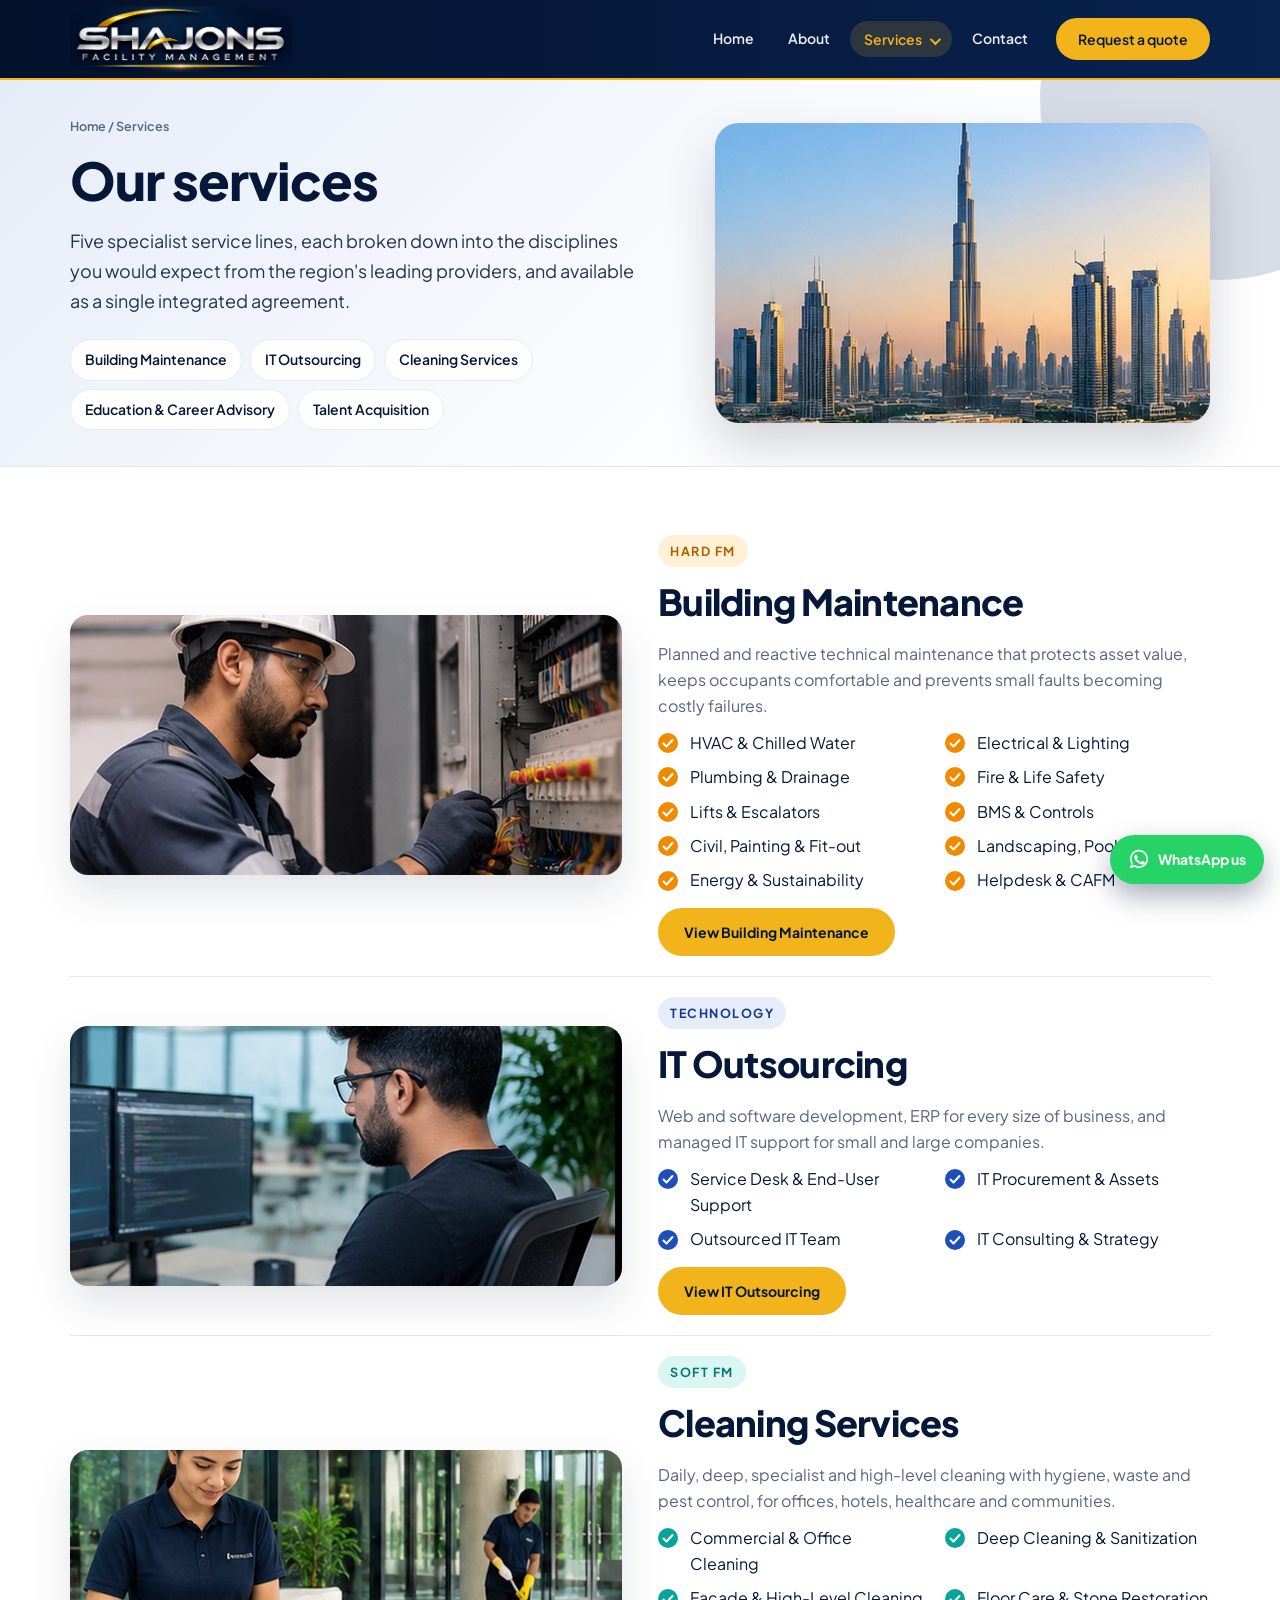
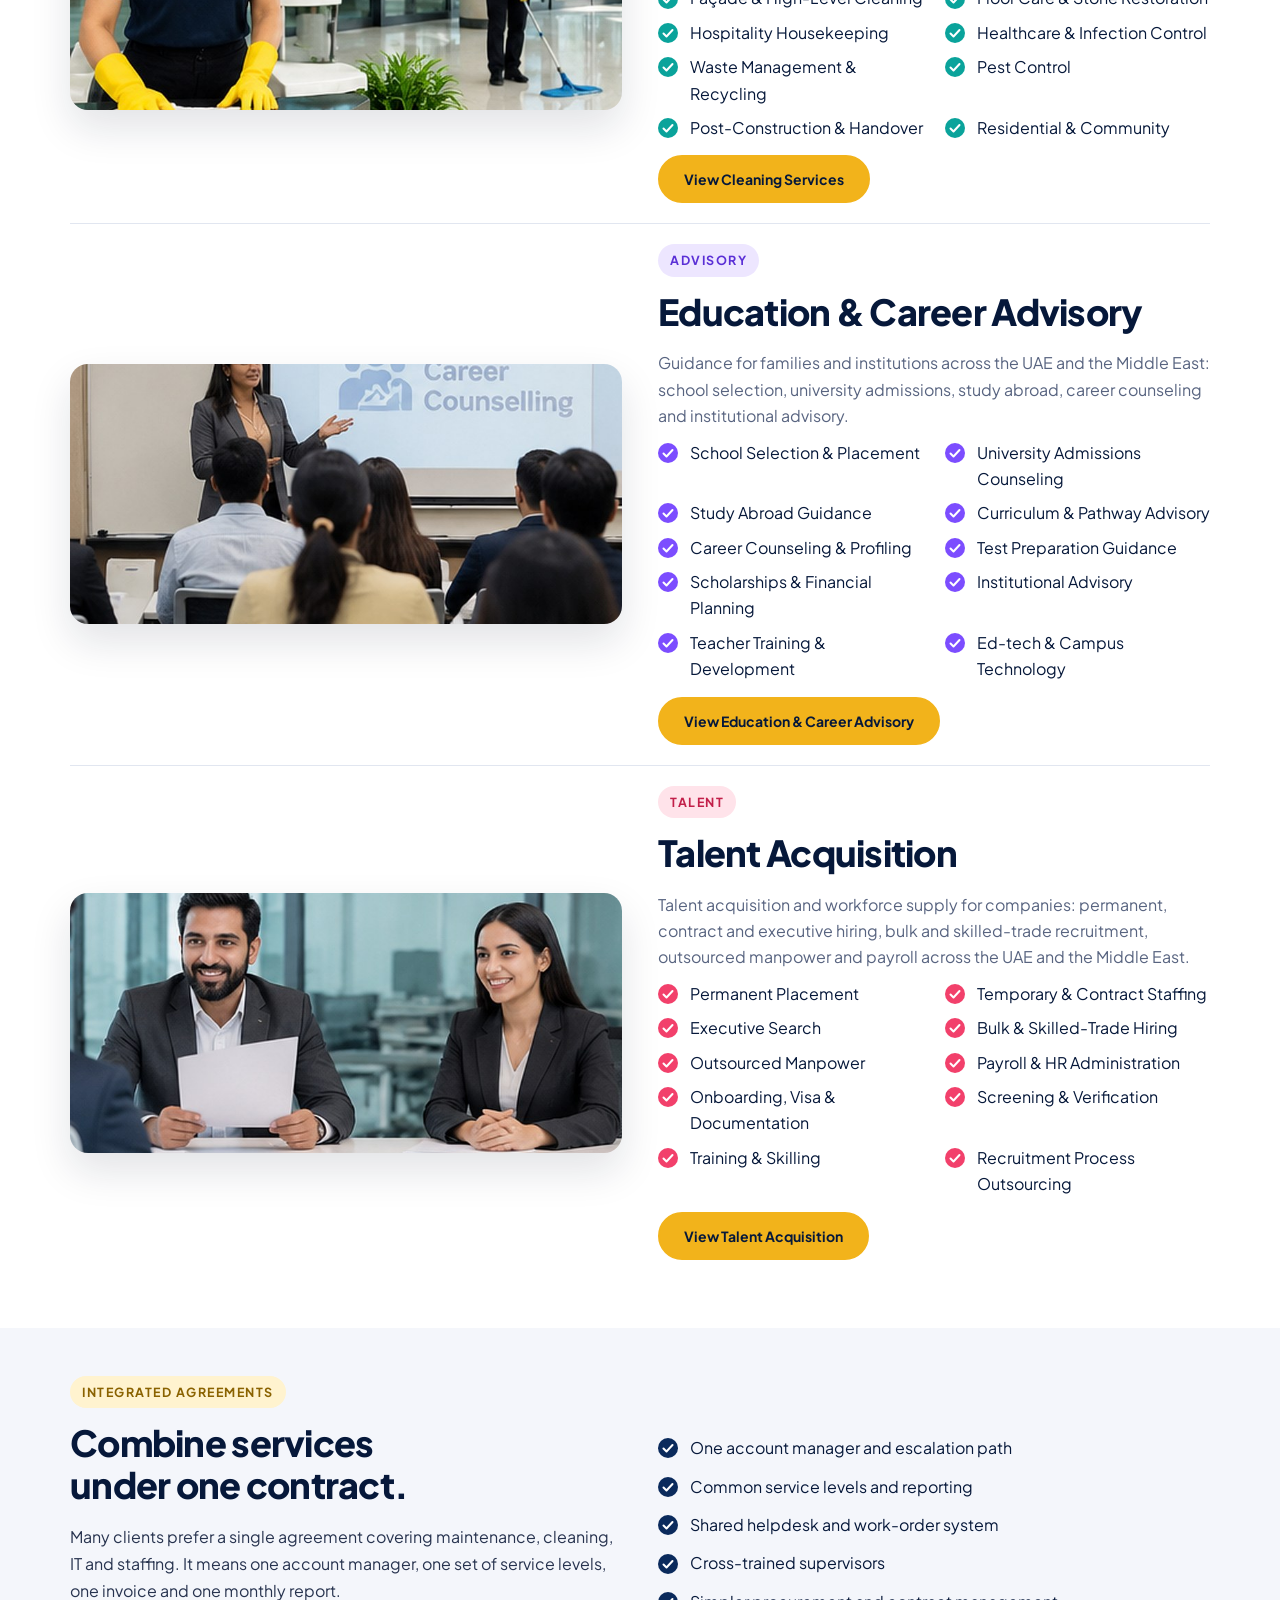
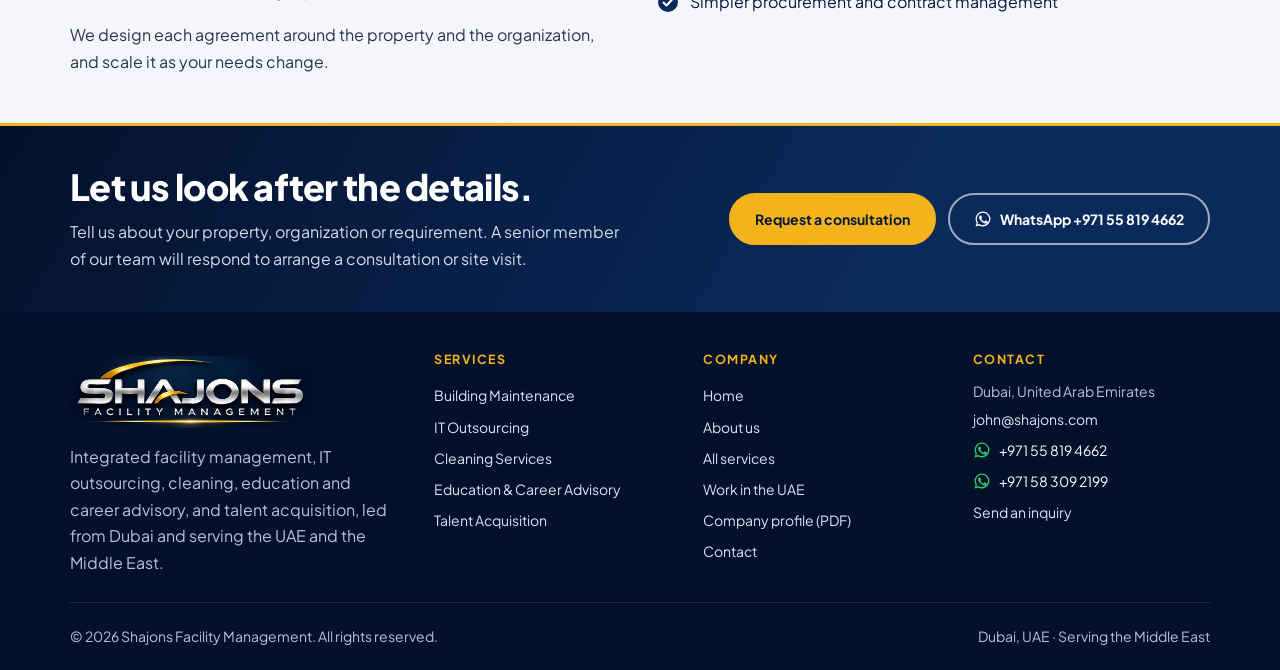
<file: services.html>
<!doctype html>
<html lang="en">
<head>
<meta charset="utf-8">
<meta name="viewport" content="width=device-width, initial-scale=1, viewport-fit=cover">
<title>Our Services | Shajons Facility Management</title>
<meta name="description" content="Building maintenance, IT outsourcing, cleaning services, education and career advisory, and talent acquisition in Dubai from Shajons Facility Management.">
<link rel="canonical" href="https://shajons.com/services.html">
<meta property="og:title" content="Our Services | Shajons Facility Management">
<meta property="og:description" content="Building maintenance, IT outsourcing, cleaning services, education and career advisory, and talent acquisition in Dubai from Shajons Facility Management.">
<meta property="og:type" content="website">
<meta property="og:url" content="https://shajons.com/services.html">
<meta property="og:site_name" content="Shajons Facility Management">
<meta name="theme-color" content="#06183A">
<link rel="icon" href="img/favicon.png" type="image/png">
<meta property="og:image" content="https://shajons.com/img/og.png">
<link rel="preconnect" href="https://fonts.googleapis.com"><link rel="preconnect" href="https://fonts.gstatic.com" crossorigin>
<link href="https://fonts.googleapis.com/css2?family=Plus+Jakarta+Sans:wght@400;500;600;700;800&display=swap" rel="stylesheet">
<link rel="stylesheet" href="styles.css">

</head>
<body>
<svg xmlns="http://www.w3.org/2000/svg" aria-hidden="true" style="position:absolute;width:0;height:0;overflow:hidden">
<defs>
<symbol id="i-wrench" viewBox="0 0 24 24" fill="none" stroke="currentColor" stroke-width="1.6" stroke-linecap="round" stroke-linejoin="round"><path d="M14.7 6.3a4 4 0 0 0 5 5L12 19l-3-3 7.7-7.7"/><path d="M9 16 5 20a1.4 1.4 0 0 1-2-2l4-4"/><path d="M14.7 6.3a4 4 0 0 1 5-1l-2.4 2.4 1 1 2.4-2.4"/></symbol>
<symbol id="i-fan" viewBox="0 0 24 24" fill="none" stroke="currentColor" stroke-width="1.6" stroke-linecap="round" stroke-linejoin="round"><circle cx="12" cy="12" r="1.8"/><path d="M12 10.2C12 6 10 3 7 3c-2 0-2 3 0 5 1.5 1.4 3.200 2 5 2.200Z"/><path d="M13.800 12C18 12 21 10 21 7c0-2-3-2-5 0-1.400 1.500-2 3.200-2.200 5Z"/><path d="M12 13.800C12 18 14 21 17 21c2 0 2-3 0-5-1.500-1.400-3.200-2-5-2.200Z"/><path d="M10.200 12C6 12 3 14 3 17c0 2 3 2 5 0 1.400-1.500 2-3.200 2.200-5Z"/></symbol>
<symbol id="i-bolt" viewBox="0 0 24 24" fill="none" stroke="currentColor" stroke-width="1.6" stroke-linecap="round" stroke-linejoin="round"><path d="M13 2 4 14h7l-1 8 9-12h-7l1-8Z"/></symbol>
<symbol id="i-drop" viewBox="0 0 24 24" fill="none" stroke="currentColor" stroke-width="1.6" stroke-linecap="round" stroke-linejoin="round"><path d="M12 3s6 6.500 6 11a6 6 0 0 1-12 0c0-4.500 6-11 6-11Z"/><path d="M9.500 15a2.700 2.700 0 0 0 2.500 2"/></symbol>
<symbol id="i-flame" viewBox="0 0 24 24" fill="none" stroke="currentColor" stroke-width="1.6" stroke-linecap="round" stroke-linejoin="round"><path d="M12 3c1 3.500 5 5.500 5 10a5 5 0 0 1-10 0c0-2 1-3.200 2-4 .2 1.500 1 2.200 2 2.500C11 9 11 6 12 3Z"/></symbol>
<symbol id="i-lift" viewBox="0 0 24 24" fill="none" stroke="currentColor" stroke-width="1.6" stroke-linecap="round" stroke-linejoin="round"><rect x="4" y="3" width="16" height="18" rx="1.500"/><path d="M12 3v18"/><path d="m7.500 10 1.500-2 1.500 2M13.500 14l1.500 2 1.500-2"/></symbol>
<symbol id="i-sliders" viewBox="0 0 24 24" fill="none" stroke="currentColor" stroke-width="1.6" stroke-linecap="round" stroke-linejoin="round"><path d="M4 7h9M17 7h3M4 17h3M11 17h9"/><circle cx="15" cy="7" r="2"/><circle cx="9" cy="17" r="2"/></symbol>
<symbol id="i-brush" viewBox="0 0 24 24" fill="none" stroke="currentColor" stroke-width="1.6" stroke-linecap="round" stroke-linejoin="round"><rect x="4" y="3" width="14" height="6" rx="1"/><path d="M18 6h2v5h-8v3"/><rect x="10.500" y="14" width="3" height="7" rx="1"/></symbol>
<symbol id="i-leaf" viewBox="0 0 24 24" fill="none" stroke="currentColor" stroke-width="1.6" stroke-linecap="round" stroke-linejoin="round"><path d="M5 19c0-9 5-14 15-14 0 10-5 15-14 15"/><path d="M5 19c3-5 6-8 10-10"/></symbol>
<symbol id="i-gauge" viewBox="0 0 24 24" fill="none" stroke="currentColor" stroke-width="1.6" stroke-linecap="round" stroke-linejoin="round"><path d="M4 17a8 8 0 1 1 16 0"/><path d="m12 17 4-6"/><circle cx="12" cy="17" r="1"/></symbol>
<symbol id="i-headset" viewBox="0 0 24 24" fill="none" stroke="currentColor" stroke-width="1.6" stroke-linecap="round" stroke-linejoin="round"><path d="M4 14v-2a8 8 0 0 1 16 0v2"/><rect x="3" y="14" width="4" height="6" rx="1.500"/><rect x="17" y="14" width="4" height="6" rx="1.500"/><path d="M19 20c0 1.200-2 2-5 2"/></symbol>
<symbol id="i-monitor" viewBox="0 0 24 24" fill="none" stroke="currentColor" stroke-width="1.6" stroke-linecap="round" stroke-linejoin="round"><rect x="3" y="4" width="18" height="12" rx="1.500"/><path d="M8 20h8M12 16v4"/></symbol>
<symbol id="i-network" viewBox="0 0 24 24" fill="none" stroke="currentColor" stroke-width="1.6" stroke-linecap="round" stroke-linejoin="round"><rect x="9" y="3" width="6" height="5" rx="1"/><rect x="3" y="16" width="6" height="5" rx="1"/><rect x="15" y="16" width="6" height="5" rx="1"/><path d="M12 8v4M6 16v-4h12v4"/></symbol>
<symbol id="i-shield" viewBox="0 0 24 24" fill="none" stroke="currentColor" stroke-width="1.6" stroke-linecap="round" stroke-linejoin="round"><path d="M12 3 5 6v6c0 4.500 3 7.500 7 9 4-1.500 7-4.500 7-9V6l-7-3Z"/><path d="m9 12 2 2 4-4"/></symbol>
<symbol id="i-cloud" viewBox="0 0 24 24" fill="none" stroke="currentColor" stroke-width="1.6" stroke-linecap="round" stroke-linejoin="round"><path d="M7 18a4 4 0 0 1-.5-8A6 6 0 0 1 18 9.500 4.300 4.300 0 0 1 17.500 18H7Z"/></symbol>
<symbol id="i-code" viewBox="0 0 24 24" fill="none" stroke="currentColor" stroke-width="1.6" stroke-linecap="round" stroke-linejoin="round"><path d="m8 7-5 5 5 5M16 7l5 5-5 5M14 4l-4 16"/></symbol>
<symbol id="i-layout" viewBox="0 0 24 24" fill="none" stroke="currentColor" stroke-width="1.6" stroke-linecap="round" stroke-linejoin="round"><rect x="3" y="4" width="18" height="16" rx="1.500"/><path d="M3 9h18M9 9v11"/></symbol>
<symbol id="i-database" viewBox="0 0 24 24" fill="none" stroke="currentColor" stroke-width="1.6" stroke-linecap="round" stroke-linejoin="round"><ellipse cx="12" cy="6" rx="7" ry="3"/><path d="M5 6v6c0 1.700 3.100 3 7 3s7-1.300 7-3V6M5 12v6c0 1.700 3.100 3 7 3s7-1.300 7-3v-6"/></symbol>
<symbol id="i-phone" viewBox="0 0 24 24" fill="none" stroke="currentColor" stroke-width="1.6" stroke-linecap="round" stroke-linejoin="round"><rect x="7" y="2" width="10" height="20" rx="2"/><path d="M11 18h2"/></symbol>
<symbol id="i-receipt" viewBox="0 0 24 24" fill="none" stroke="currentColor" stroke-width="1.6" stroke-linecap="round" stroke-linejoin="round"><path d="M6 3h12v18l-3-2-3 2-3-2-3 2V3Z"/><path d="M9 8h6M9 12h6"/></symbol>
<symbol id="i-sparkle" viewBox="0 0 24 24" fill="none" stroke="currentColor" stroke-width="1.6" stroke-linecap="round" stroke-linejoin="round"><path d="M10 3c.6 4.500 2.500 6.400 7 7-4.500.6-6.400 2.500-7 7-.6-4.500-2.500-6.400-7-7 4.500-.6 6.400-2.500 7-7Z"/><path d="M18 15c.3 2 1 2.700 3 3-2 .3-2.700 1-3 3-.3-2-1-2.700-3-3 2-.3 2.700-1 3-3Z"/></symbol>
<symbol id="i-window" viewBox="0 0 24 24" fill="none" stroke="currentColor" stroke-width="1.6" stroke-linecap="round" stroke-linejoin="round"><rect x="4" y="3" width="16" height="18" rx="1"/><path d="M12 3v18M4 12h16"/></symbol>
<symbol id="i-recycle" viewBox="0 0 24 24" fill="none" stroke="currentColor" stroke-width="1.6" stroke-linecap="round" stroke-linejoin="round"><path d="M4 7h16M9 7V4h6v3M6 7l1 13h10l1-13M10 11v6M14 11v6"/></symbol>
<symbol id="i-bug" viewBox="0 0 24 24" fill="none" stroke="currentColor" stroke-width="1.6" stroke-linecap="round" stroke-linejoin="round"><rect x="8" y="8" width="8" height="12" rx="4"/><path d="M9 8a3 3 0 0 1 6 0M4 11h4M16 11h4M4 18h4M16 18h4M5 5l3 3M19 5l-3 3M12 12v8"/></symbol>
<symbol id="i-building" viewBox="0 0 24 24" fill="none" stroke="currentColor" stroke-width="1.6" stroke-linecap="round" stroke-linejoin="round"><rect x="5" y="3" width="10" height="18" rx="1"/><path d="M15 9h4v12h-4M8 7h4M8 11h4M8 15h4"/></symbol>
<symbol id="i-bed" viewBox="0 0 24 24" fill="none" stroke="currentColor" stroke-width="1.6" stroke-linecap="round" stroke-linejoin="round"><path d="M3 18V6M3 14h18v4M21 14v-2a3 3 0 0 0-3-3h-7v5"/><circle cx="7" cy="11" r="1.500"/></symbol>
<symbol id="i-cross" viewBox="0 0 24 24" fill="none" stroke="currentColor" stroke-width="1.6" stroke-linecap="round" stroke-linejoin="round"><rect x="4" y="4" width="16" height="16" rx="2"/><path d="M12 8v8M8 12h8"/></symbol>
<symbol id="i-cap" viewBox="0 0 24 24" fill="none" stroke="currentColor" stroke-width="1.6" stroke-linecap="round" stroke-linejoin="round"><path d="m2 9 10-5 10 5-10 5L2 9Z"/><path d="M6 11v5c2 2 10 2 12 0v-5M22 9v6"/></symbol>
<symbol id="i-book" viewBox="0 0 24 24" fill="none" stroke="currentColor" stroke-width="1.6" stroke-linecap="round" stroke-linejoin="round"><path d="M4 5a2 2 0 0 1 2-2h13v16H6a2 2 0 0 0-2 2V5Z"/><path d="M4 21h15M9 8h6"/></symbol>
<symbol id="i-globe" viewBox="0 0 24 24" fill="none" stroke="currentColor" stroke-width="1.6" stroke-linecap="round" stroke-linejoin="round"><circle cx="12" cy="12" r="9"/><path d="M3 12h18M12 3c3 3 3 15 0 18M12 3c-3 3-3 15 0 18"/></symbol>
<symbol id="i-compass" viewBox="0 0 24 24" fill="none" stroke="currentColor" stroke-width="1.6" stroke-linecap="round" stroke-linejoin="round"><circle cx="12" cy="12" r="9"/><path d="m15.500 8.500-2 5-5 2 2-5 5-2Z"/></symbol>
<symbol id="i-file" viewBox="0 0 24 24" fill="none" stroke="currentColor" stroke-width="1.6" stroke-linecap="round" stroke-linejoin="round"><path d="M6 3h8l4 4v14H6V3Z"/><path d="M14 3v4h4M9 12h6M9 16h6"/></symbol>
<symbol id="i-user" viewBox="0 0 24 24" fill="none" stroke="currentColor" stroke-width="1.6" stroke-linecap="round" stroke-linejoin="round"><circle cx="12" cy="8" r="4"/><path d="M4 21a8 8 0 0 1 16 0"/></symbol>
<symbol id="i-users" viewBox="0 0 24 24" fill="none" stroke="currentColor" stroke-width="1.6" stroke-linecap="round" stroke-linejoin="round"><circle cx="9" cy="8" r="3.500"/><path d="M2 20a7 7 0 0 1 14 0"/><circle cx="17" cy="9" r="2.500"/><path d="M18 14a6 6 0 0 1 4 6"/></symbol>
<symbol id="i-search" viewBox="0 0 24 24" fill="none" stroke="currentColor" stroke-width="1.6" stroke-linecap="round" stroke-linejoin="round"><circle cx="11" cy="11" r="7"/><path d="m21 21-5-5"/></symbol>
<symbol id="i-briefcase" viewBox="0 0 24 24" fill="none" stroke="currentColor" stroke-width="1.6" stroke-linecap="round" stroke-linejoin="round"><rect x="3" y="7" width="18" height="13" rx="1.500"/><path d="M9 7V4h6v3M3 13h18"/></symbol>
<symbol id="i-clock" viewBox="0 0 24 24" fill="none" stroke="currentColor" stroke-width="1.6" stroke-linecap="round" stroke-linejoin="round"><circle cx="12" cy="12" r="9"/><path d="M12 7v5l3 2"/></symbol>
<symbol id="i-wallet" viewBox="0 0 24 24" fill="none" stroke="currentColor" stroke-width="1.6" stroke-linecap="round" stroke-linejoin="round"><path d="M4 7a2 2 0 0 1 2-2h12v4M4 7v11a2 2 0 0 0 2 2h14V9H6a2 2 0 0 1-2-2Z"/><circle cx="16.500" cy="14.500" r="1"/></symbol>
<symbol id="i-badge" viewBox="0 0 24 24" fill="none" stroke="currentColor" stroke-width="1.6" stroke-linecap="round" stroke-linejoin="round"><circle cx="12" cy="9" r="6"/><path d="m8.500 14-1.500 7 5-3 5 3-1.500-7"/></symbol>
<symbol id="i-check" viewBox="0 0 24 24" fill="none" stroke="currentColor" stroke-width="2" stroke-linecap="round" stroke-linejoin="round"><path d="m5 12 5 5 9-10"/></symbol>
<symbol id="i-chart" viewBox="0 0 24 24" fill="none" stroke="currentColor" stroke-width="1.6" stroke-linecap="round" stroke-linejoin="round"><path d="M4 20V4M4 20h16"/><path d="M8 16v-4M12 16V8M16 16v-6"/></symbol>
<symbol id="i-kitchen" viewBox="0 0 24 24" fill="none" stroke="currentColor" stroke-width="1.6" stroke-linecap="round" stroke-linejoin="round"><path d="M6 14a4 4 0 0 1-1-7.800A5 5 0 0 1 15 5a4 4 0 0 1 3 7.200V14H6Z"/><path d="M6 14v6h12v-6"/></symbol>
<symbol id="i-layers" viewBox="0 0 24 24" fill="none" stroke="currentColor" stroke-width="1.6" stroke-linecap="round" stroke-linejoin="round"><path d="m12 3 9 5-9 5-9-5 9-5Z"/><path d="m3 13 9 5 9-5"/></symbol>
</defs>
<symbol id="i-whatsapp" viewBox="0 0 24 24"><path fill="currentColor" d="M12.04 2a9.9 9.9 0 0 0-8.5 14.9L2 22l5.25-1.38A9.9 9.9 0 1 0 12.04 2zm0 1.8a8.1 8.1 0 1 1-4.2 15.04l-.3-.18-3.1.82.83-3.02-.2-.31A8.1 8.1 0 0 1 12.04 3.8zM8.6 7.4c-.2 0-.5.07-.75.35-.26.28-.98.96-.98 2.34s1 2.7 1.14 2.88c.14.19 1.95 3.1 4.8 4.22 2.37.93 2.85.75 3.37.7.52-.05 1.66-.68 1.9-1.33.23-.65.23-1.2.16-1.33-.07-.12-.26-.19-.54-.33-.28-.14-1.66-.82-1.92-.91-.26-.1-.45-.14-.63.14-.19.28-.72.91-.88 1.1-.16.18-.33.2-.6.07-.28-.14-1.19-.44-2.26-1.4-.84-.75-1.4-1.67-1.57-1.95-.16-.28-.02-.43.12-.57.13-.12.28-.33.42-.5.14-.16.19-.28.28-.47.1-.19.05-.35-.02-.5-.07-.14-.62-1.52-.86-2.08-.22-.54-.45-.47-.63-.48h-.54z"/></symbol></svg>

<a class="skip" href="#main">Skip to content</a>
<header class="top"><div class="wrap"><a class="brand" href="index.html" aria-label="Shajons Facility Management home"><img src="img/logo.png" alt="Shajons Facility Management" width="960" height="286"></a><button class="menu" id="menu" aria-expanded="false" aria-controls="nav" type="button">Menu</button><nav class="links" id="nav" aria-label="Primary"><a href="index.html">Home</a><a href="about.html">About</a><div class="dd"><a href="services.html" aria-current="page">Services</a><div class="dd-menu"><a href="building-maintenance.html">Building Maintenance</a><a href="it-outsourcing.html">IT Outsourcing</a><a href="cleaning-services.html">Cleaning Services</a><a href="education-advisory.html">Education &amp; Career Advisory</a><a href="recruitment-services.html">Talent Acquisition</a></div></div><a href="contact.html">Contact</a><a class="btn" href="contact.html">Request a quote</a></nav></div></header>
<main id="main" class="">

<div class="pagehead"><div class="wrap"><div><div class="crumbs"><a href="index.html">Home</a> / Services</div><h1>Our services</h1>
<p class="lede">Five specialist service lines, each broken down into the disciplines you would expect from the region's leading providers, and available as a single integrated agreement.</p>
<div class="jump"><a href="building-maintenance.html">Building Maintenance</a><a href="it-outsourcing.html">IT Outsourcing</a><a href="cleaning-services.html">Cleaning Services</a><a href="education-advisory.html">Education &amp; Career Advisory</a><a href="recruitment-services.html">Talent Acquisition</a></div></div>
<figure><img src="img/home.jpg" alt="modern skyline" width="800" height="560"></figure></div></div>
<section><div class="wrap"><article class="two center row s-maintenance"><figure class="pic"><img src="img/maintenance.jpg" alt="" width="800" height="560" loading="lazy"></figure><div><div class="eyebrow">Hard FM</div><h2>Building Maintenance</h2><p class="mb">Planned and reactive technical maintenance that protects asset value, keeps occupants comfortable and prevents small faults becoming costly failures.</p><ul class="checks two-col"><li>HVAC &amp; Chilled Water</li><li>Electrical &amp; Lighting</li><li>Plumbing &amp; Drainage</li><li>Fire &amp; Life Safety</li><li>Lifts &amp; Escalators</li><li>BMS &amp; Controls</li><li>Civil, Painting &amp; Fit-out</li><li>Landscaping, Pools &amp; External</li><li>Energy &amp; Sustainability</li><li>Helpdesk &amp; CAFM</li></ul><a class="btn" href="building-maintenance.html">View Building Maintenance</a></div></article><article class="two center row s-it"><figure class="pic"><img src="img/it.jpg" alt="" width="800" height="560" loading="lazy"></figure><div><div class="eyebrow">Technology</div><h2>IT Outsourcing</h2><p class="mb">Web and software development, ERP for every size of business, and managed IT support for small and large companies.</p><ul class="checks two-col"><li>Service Desk &amp; End-User Support</li><li>IT Procurement &amp; Assets</li><li>Outsourced IT Team</li><li>IT Consulting &amp; Strategy</li></ul><a class="btn" href="it-outsourcing.html">View IT Outsourcing</a></div></article><article class="two center row s-cleaning"><figure class="pic"><img src="img/cleaning.jpg" alt="" width="800" height="560" loading="lazy"></figure><div><div class="eyebrow">Soft FM</div><h2>Cleaning Services</h2><p class="mb">Daily, deep, specialist and high-level cleaning with hygiene, waste and pest control, for offices, hotels, healthcare and communities.</p><ul class="checks two-col"><li>Commercial &amp; Office Cleaning</li><li>Deep Cleaning &amp; Sanitization</li><li>Façade &amp; High-Level Cleaning</li><li>Floor Care &amp; Stone Restoration</li><li>Hospitality Housekeeping</li><li>Healthcare &amp; Infection Control</li><li>Waste Management &amp; Recycling</li><li>Pest Control</li><li>Post-Construction &amp; Handover</li><li>Residential &amp; Community</li></ul><a class="btn" href="cleaning-services.html">View Cleaning Services</a></div></article><article class="two center row s-education"><figure class="pic"><img src="img/education.jpg" alt="" width="800" height="560" loading="lazy"></figure><div><div class="eyebrow">Advisory</div><h2>Education &amp; Career Advisory</h2><p class="mb">Guidance for families and institutions across the UAE and the Middle East: school selection, university admissions, study abroad, career counseling and institutional advisory.</p><ul class="checks two-col"><li>School Selection &amp; Placement</li><li>University Admissions Counseling</li><li>Study Abroad Guidance</li><li>Curriculum &amp; Pathway Advisory</li><li>Career Counseling &amp; Profiling</li><li>Test Preparation Guidance</li><li>Scholarships &amp; Financial Planning</li><li>Institutional Advisory</li><li>Teacher Training &amp; Development</li><li>Ed-tech &amp; Campus Technology</li></ul><a class="btn" href="education-advisory.html">View Education &amp; Career Advisory</a></div></article><article class="two center row s-recruitment"><figure class="pic"><img src="img/recruitment.jpg" alt="" width="800" height="560" loading="lazy"></figure><div><div class="eyebrow">Talent</div><h2>Talent Acquisition</h2><p class="mb">Talent acquisition and workforce supply for companies: permanent, contract and executive hiring, bulk and skilled-trade recruitment, outsourced manpower and payroll across the UAE and the Middle East.</p><ul class="checks two-col"><li>Permanent Placement</li><li>Temporary &amp; Contract Staffing</li><li>Executive Search</li><li>Bulk &amp; Skilled-Trade Hiring</li><li>Outsourced Manpower</li><li>Payroll &amp; HR Administration</li><li>Onboarding, Visa &amp; Documentation</li><li>Screening &amp; Verification</li><li>Training &amp; Skilling</li><li>Recruitment Process Outsourcing</li></ul><a class="btn" href="recruitment-services.html">View Talent Acquisition</a></div></article></div></section>
<section class="alt"><div class="wrap two center"><div><div class="eyebrow">Integrated agreements</div><h2>Combine services under one contract.</h2>
<div class="prose"><p>Many clients prefer a single agreement covering maintenance, cleaning, IT and staffing. It means one account manager, one set of service levels, one invoice and one monthly report.</p><p>We design each agreement around the property and the organization, and scale it as your needs change.</p></div></div>
<ul class="checks"><li>One account manager and escalation path</li><li>Common service levels and reporting</li><li>Shared helpdesk and work-order system</li><li>Cross-trained supervisors</li><li>Simpler procurement and contract management</li></ul></div></section>
<div class="ctaband"><div class="wrap"><div><h2>Let us look after the details.</h2><p>Tell us about your property, organization or requirement. A senior member of our team will respond to arrange a consultation or site visit.</p></div><div class="cta-r"><a class="btn gold" href="contact.html">Request a consultation</a><a class="btn light" href="https://wa.me/971558194662?text=Hello%20Shajons%2C%20I%20would%20like%20to%20make%20an%20inquiry." target="_blank" rel="noopener"><svg aria-hidden="true" focusable="false"><use href="#i-whatsapp"/></svg><span>WhatsApp +971 55 819 4662</span></a></div></div></div>
</main>
<footer><div class="wrap"><div class="cols"><div class="about"><a class="brand" href="index.html"><img src="img/logo.png" alt="Shajons Facility Management" width="960" height="286"></a><p>Integrated facility management, IT outsourcing, cleaning, education and career advisory, and talent acquisition, led from Dubai and serving the UAE and the Middle East.</p></div><div><h4>Services</h4><a href="building-maintenance.html">Building Maintenance</a><a href="it-outsourcing.html">IT Outsourcing</a><a href="cleaning-services.html">Cleaning Services</a><a href="education-advisory.html">Education &amp; Career Advisory</a><a href="recruitment-services.html">Talent Acquisition</a></div><div><h4>Company</h4><a href="index.html">Home</a><a href="about.html">About us</a><a href="services.html">All services</a><a href="work-in-uae.html">Work in the UAE</a><a href="Shajons-Company-Profile.pdf" download>Company profile (PDF)</a><a href="contact.html">Contact</a></div><div><h4>Contact</h4><span>Dubai, United Arab Emirates</span><a href="mailto:john@shajons.com">john@shajons.com</a><a class="wa-link" href="https://wa.me/971558194662?text=Hello%20Shajons%2C%20I%20would%20like%20to%20make%20an%20inquiry." target="_blank" rel="noopener"><svg aria-hidden="true" focusable="false"><use href="#i-whatsapp"/></svg><span>+971 55 819 4662</span></a><a class="wa-link" href="https://wa.me/971583092199?text=Hello%20Shajons%2C%20I%20would%20like%20to%20make%20an%20inquiry." target="_blank" rel="noopener"><svg aria-hidden="true" focusable="false"><use href="#i-whatsapp"/></svg><span>+971 58 309 2199</span></a><a href="contact.html">Send an inquiry</a></div></div><div class="legal"><span>&copy; <span id="yr">2026</span> Shajons Facility Management. All rights reserved.</span><span>Dubai, UAE &middot; Serving the Middle East</span></div></div></footer>
<a class="fab" href="https://wa.me/971558194662?text=Hello%20Shajons%2C%20I%20would%20like%20to%20make%20an%20inquiry." target="_blank" rel="noopener"><svg aria-hidden="true" focusable="false"><use href="#i-whatsapp"/></svg><span>WhatsApp us</span></a>
<script src="site.js"></script>
</body>
</html>
</file>
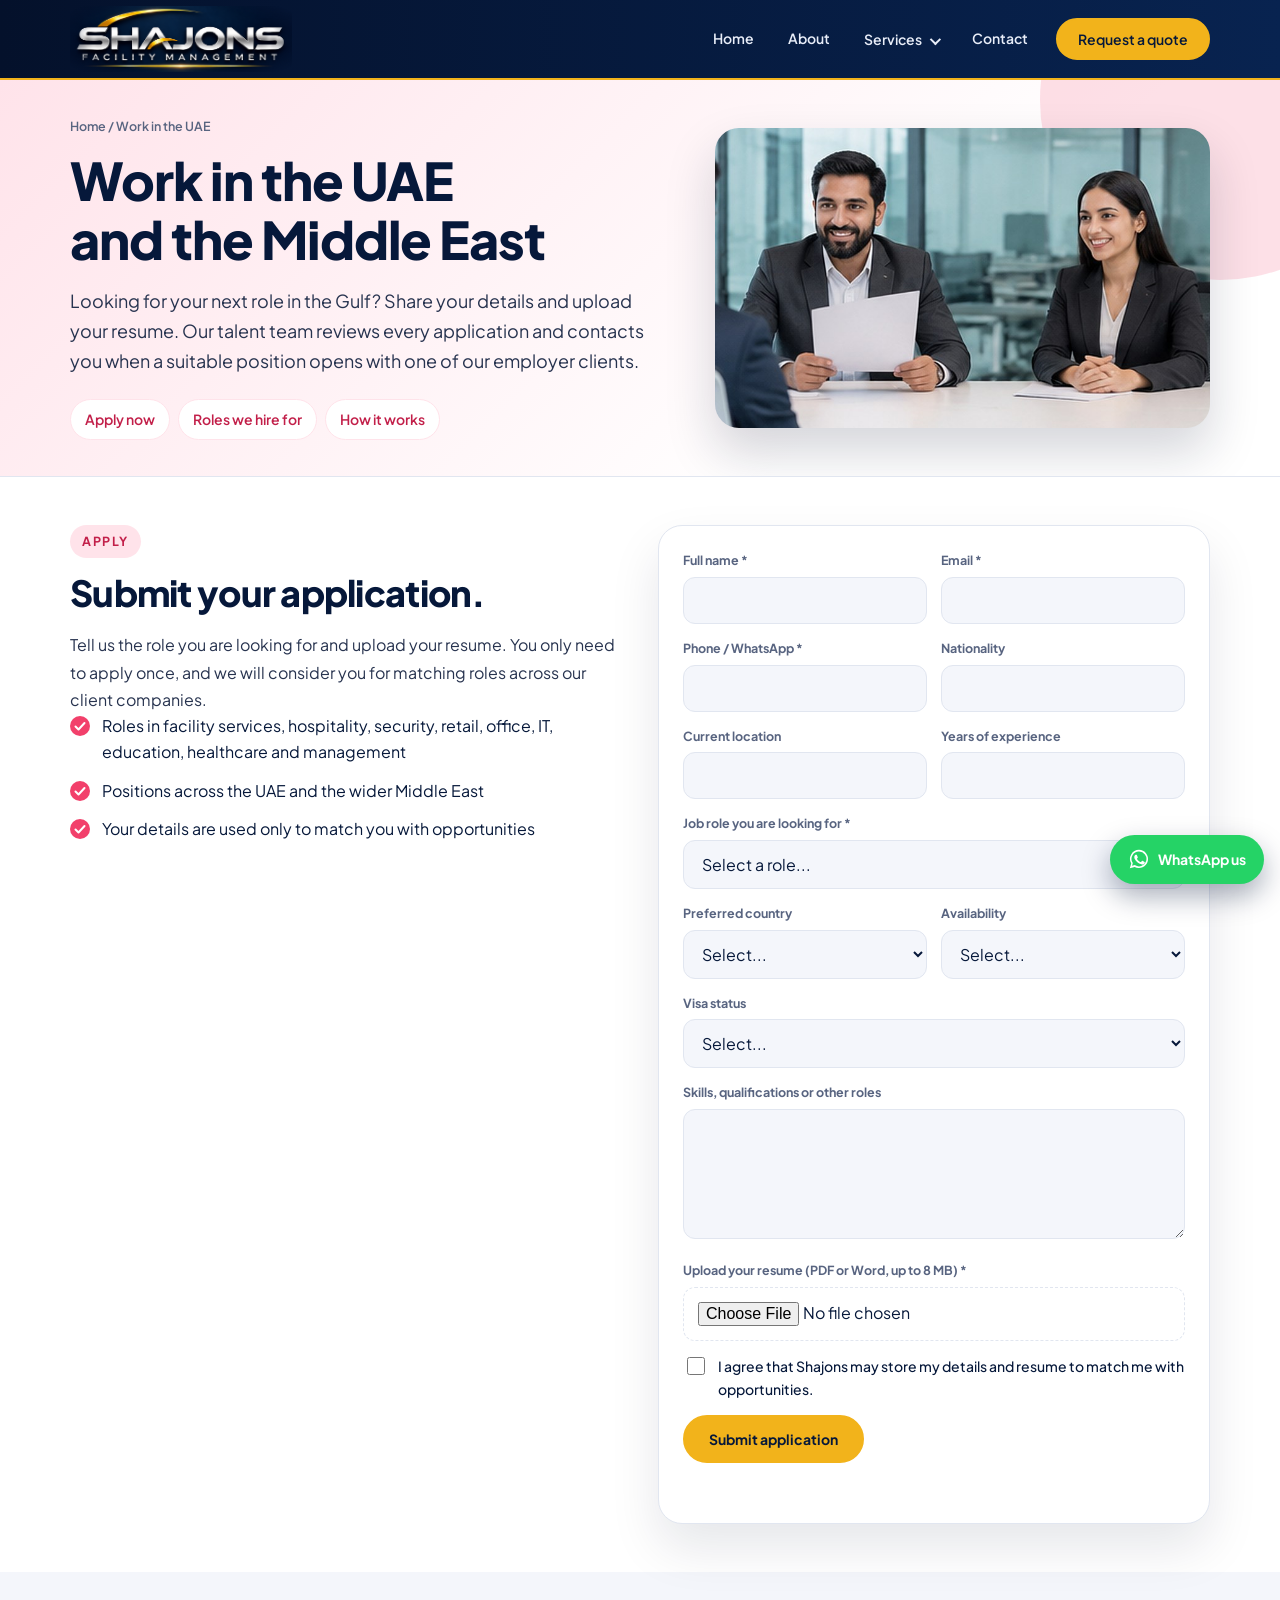
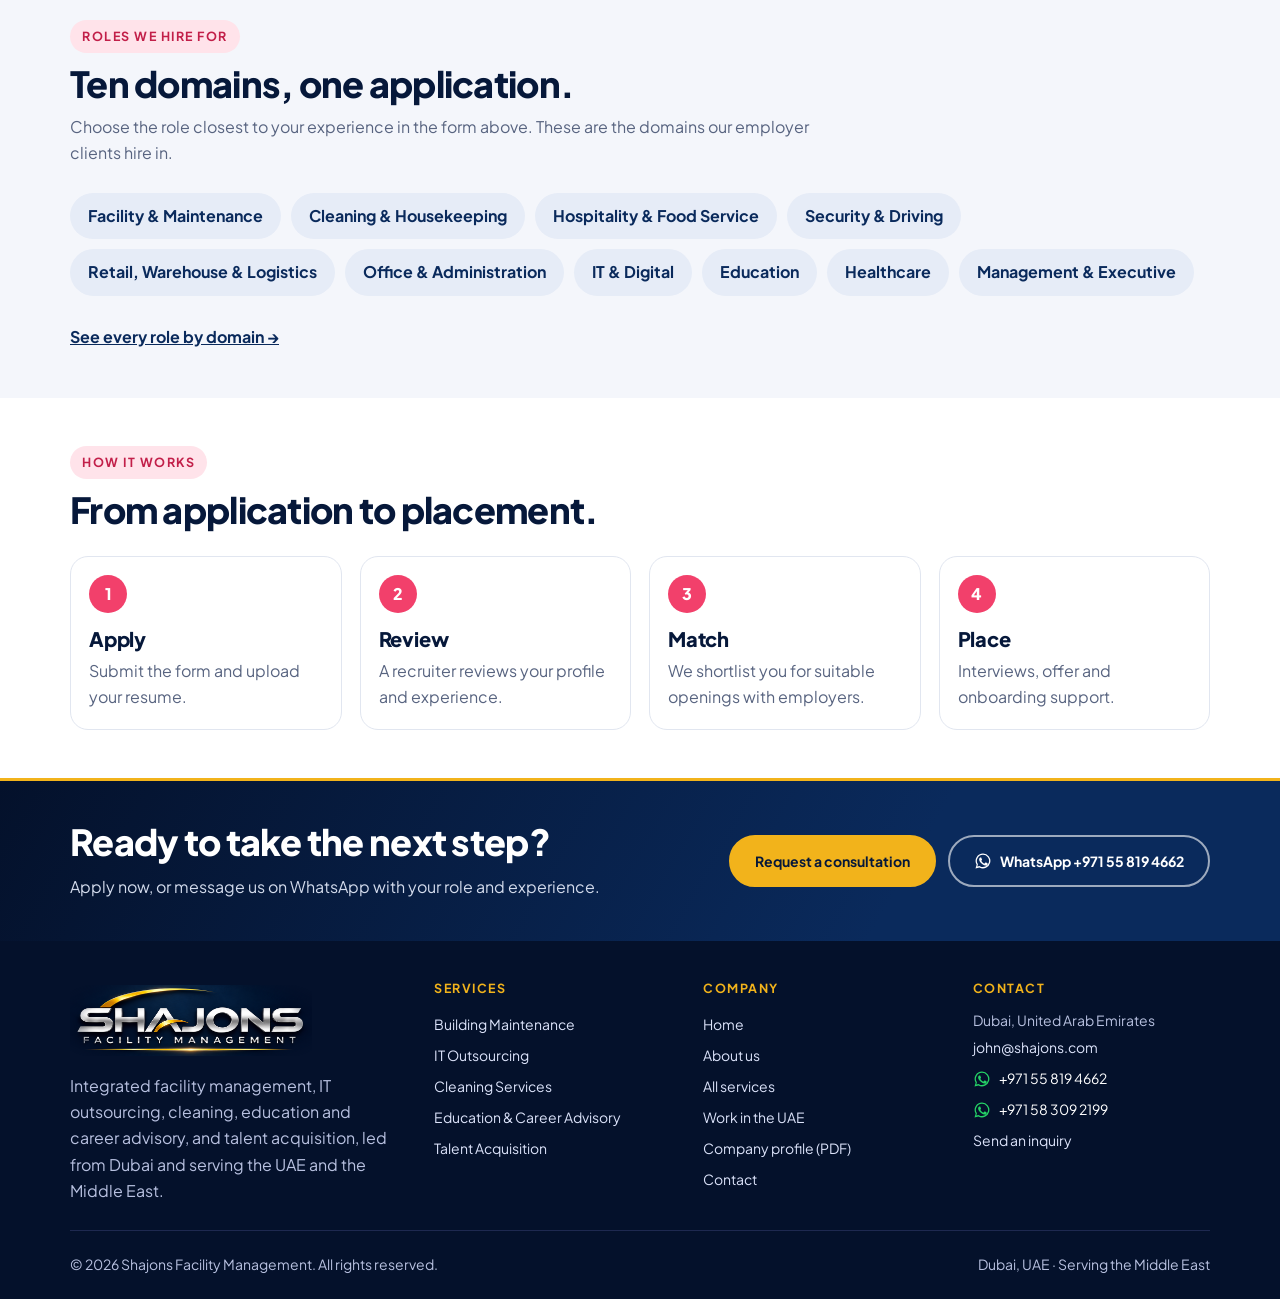
<file: work-in-uae.html>
<!doctype html>
<html lang="en">
<head>
<meta charset="utf-8">
<meta name="viewport" content="width=device-width, initial-scale=1, viewport-fit=cover">
<title>Work in the UAE and the Middle East | Shajons Facility Management</title>
<meta name="description" content="Find jobs in Dubai, the UAE and the Middle East. Submit your resume to Shajons Talent Acquisition for roles in facility services, hospitality, security, retail, office, IT, education, healthcare and management.">
<link rel="canonical" href="https://shajons.com/work-in-uae.html">
<meta property="og:title" content="Work in the UAE and the Middle East | Shajons Facility Management">
<meta property="og:description" content="Find jobs in Dubai, the UAE and the Middle East. Submit your resume to Shajons Talent Acquisition for roles in facility services, hospitality, security, retail, office, IT, education, healthcare and management.">
<meta property="og:type" content="website">
<meta property="og:url" content="https://shajons.com/work-in-uae.html">
<meta property="og:site_name" content="Shajons Facility Management">
<meta name="theme-color" content="#06183A">
<link rel="icon" href="img/favicon.png" type="image/png">
<meta property="og:image" content="https://shajons.com/img/og.png">
<link rel="preconnect" href="https://fonts.googleapis.com"><link rel="preconnect" href="https://fonts.gstatic.com" crossorigin>
<link href="https://fonts.googleapis.com/css2?family=Plus+Jakarta+Sans:wght@400;500;600;700;800&display=swap" rel="stylesheet">
<link rel="stylesheet" href="styles.css">

</head>
<body>
<svg xmlns="http://www.w3.org/2000/svg" aria-hidden="true" style="position:absolute;width:0;height:0;overflow:hidden">
<defs>
<symbol id="i-wrench" viewBox="0 0 24 24" fill="none" stroke="currentColor" stroke-width="1.6" stroke-linecap="round" stroke-linejoin="round"><path d="M14.7 6.3a4 4 0 0 0 5 5L12 19l-3-3 7.7-7.7"/><path d="M9 16 5 20a1.4 1.4 0 0 1-2-2l4-4"/><path d="M14.7 6.3a4 4 0 0 1 5-1l-2.4 2.4 1 1 2.4-2.4"/></symbol>
<symbol id="i-fan" viewBox="0 0 24 24" fill="none" stroke="currentColor" stroke-width="1.6" stroke-linecap="round" stroke-linejoin="round"><circle cx="12" cy="12" r="1.8"/><path d="M12 10.2C12 6 10 3 7 3c-2 0-2 3 0 5 1.5 1.4 3.200 2 5 2.200Z"/><path d="M13.800 12C18 12 21 10 21 7c0-2-3-2-5 0-1.400 1.500-2 3.200-2.200 5Z"/><path d="M12 13.800C12 18 14 21 17 21c2 0 2-3 0-5-1.500-1.400-3.200-2-5-2.200Z"/><path d="M10.200 12C6 12 3 14 3 17c0 2 3 2 5 0 1.400-1.500 2-3.200 2.200-5Z"/></symbol>
<symbol id="i-bolt" viewBox="0 0 24 24" fill="none" stroke="currentColor" stroke-width="1.6" stroke-linecap="round" stroke-linejoin="round"><path d="M13 2 4 14h7l-1 8 9-12h-7l1-8Z"/></symbol>
<symbol id="i-drop" viewBox="0 0 24 24" fill="none" stroke="currentColor" stroke-width="1.6" stroke-linecap="round" stroke-linejoin="round"><path d="M12 3s6 6.500 6 11a6 6 0 0 1-12 0c0-4.500 6-11 6-11Z"/><path d="M9.500 15a2.700 2.700 0 0 0 2.500 2"/></symbol>
<symbol id="i-flame" viewBox="0 0 24 24" fill="none" stroke="currentColor" stroke-width="1.6" stroke-linecap="round" stroke-linejoin="round"><path d="M12 3c1 3.500 5 5.500 5 10a5 5 0 0 1-10 0c0-2 1-3.200 2-4 .2 1.500 1 2.200 2 2.500C11 9 11 6 12 3Z"/></symbol>
<symbol id="i-lift" viewBox="0 0 24 24" fill="none" stroke="currentColor" stroke-width="1.6" stroke-linecap="round" stroke-linejoin="round"><rect x="4" y="3" width="16" height="18" rx="1.500"/><path d="M12 3v18"/><path d="m7.500 10 1.500-2 1.500 2M13.500 14l1.500 2 1.500-2"/></symbol>
<symbol id="i-sliders" viewBox="0 0 24 24" fill="none" stroke="currentColor" stroke-width="1.6" stroke-linecap="round" stroke-linejoin="round"><path d="M4 7h9M17 7h3M4 17h3M11 17h9"/><circle cx="15" cy="7" r="2"/><circle cx="9" cy="17" r="2"/></symbol>
<symbol id="i-brush" viewBox="0 0 24 24" fill="none" stroke="currentColor" stroke-width="1.6" stroke-linecap="round" stroke-linejoin="round"><rect x="4" y="3" width="14" height="6" rx="1"/><path d="M18 6h2v5h-8v3"/><rect x="10.500" y="14" width="3" height="7" rx="1"/></symbol>
<symbol id="i-leaf" viewBox="0 0 24 24" fill="none" stroke="currentColor" stroke-width="1.6" stroke-linecap="round" stroke-linejoin="round"><path d="M5 19c0-9 5-14 15-14 0 10-5 15-14 15"/><path d="M5 19c3-5 6-8 10-10"/></symbol>
<symbol id="i-gauge" viewBox="0 0 24 24" fill="none" stroke="currentColor" stroke-width="1.6" stroke-linecap="round" stroke-linejoin="round"><path d="M4 17a8 8 0 1 1 16 0"/><path d="m12 17 4-6"/><circle cx="12" cy="17" r="1"/></symbol>
<symbol id="i-headset" viewBox="0 0 24 24" fill="none" stroke="currentColor" stroke-width="1.6" stroke-linecap="round" stroke-linejoin="round"><path d="M4 14v-2a8 8 0 0 1 16 0v2"/><rect x="3" y="14" width="4" height="6" rx="1.500"/><rect x="17" y="14" width="4" height="6" rx="1.500"/><path d="M19 20c0 1.200-2 2-5 2"/></symbol>
<symbol id="i-monitor" viewBox="0 0 24 24" fill="none" stroke="currentColor" stroke-width="1.6" stroke-linecap="round" stroke-linejoin="round"><rect x="3" y="4" width="18" height="12" rx="1.500"/><path d="M8 20h8M12 16v4"/></symbol>
<symbol id="i-network" viewBox="0 0 24 24" fill="none" stroke="currentColor" stroke-width="1.6" stroke-linecap="round" stroke-linejoin="round"><rect x="9" y="3" width="6" height="5" rx="1"/><rect x="3" y="16" width="6" height="5" rx="1"/><rect x="15" y="16" width="6" height="5" rx="1"/><path d="M12 8v4M6 16v-4h12v4"/></symbol>
<symbol id="i-shield" viewBox="0 0 24 24" fill="none" stroke="currentColor" stroke-width="1.6" stroke-linecap="round" stroke-linejoin="round"><path d="M12 3 5 6v6c0 4.500 3 7.500 7 9 4-1.500 7-4.500 7-9V6l-7-3Z"/><path d="m9 12 2 2 4-4"/></symbol>
<symbol id="i-cloud" viewBox="0 0 24 24" fill="none" stroke="currentColor" stroke-width="1.6" stroke-linecap="round" stroke-linejoin="round"><path d="M7 18a4 4 0 0 1-.5-8A6 6 0 0 1 18 9.500 4.300 4.300 0 0 1 17.500 18H7Z"/></symbol>
<symbol id="i-code" viewBox="0 0 24 24" fill="none" stroke="currentColor" stroke-width="1.6" stroke-linecap="round" stroke-linejoin="round"><path d="m8 7-5 5 5 5M16 7l5 5-5 5M14 4l-4 16"/></symbol>
<symbol id="i-layout" viewBox="0 0 24 24" fill="none" stroke="currentColor" stroke-width="1.6" stroke-linecap="round" stroke-linejoin="round"><rect x="3" y="4" width="18" height="16" rx="1.500"/><path d="M3 9h18M9 9v11"/></symbol>
<symbol id="i-database" viewBox="0 0 24 24" fill="none" stroke="currentColor" stroke-width="1.6" stroke-linecap="round" stroke-linejoin="round"><ellipse cx="12" cy="6" rx="7" ry="3"/><path d="M5 6v6c0 1.700 3.100 3 7 3s7-1.300 7-3V6M5 12v6c0 1.700 3.100 3 7 3s7-1.300 7-3v-6"/></symbol>
<symbol id="i-phone" viewBox="0 0 24 24" fill="none" stroke="currentColor" stroke-width="1.6" stroke-linecap="round" stroke-linejoin="round"><rect x="7" y="2" width="10" height="20" rx="2"/><path d="M11 18h2"/></symbol>
<symbol id="i-receipt" viewBox="0 0 24 24" fill="none" stroke="currentColor" stroke-width="1.6" stroke-linecap="round" stroke-linejoin="round"><path d="M6 3h12v18l-3-2-3 2-3-2-3 2V3Z"/><path d="M9 8h6M9 12h6"/></symbol>
<symbol id="i-sparkle" viewBox="0 0 24 24" fill="none" stroke="currentColor" stroke-width="1.6" stroke-linecap="round" stroke-linejoin="round"><path d="M10 3c.6 4.500 2.500 6.400 7 7-4.500.6-6.400 2.500-7 7-.6-4.500-2.500-6.400-7-7 4.500-.6 6.400-2.500 7-7Z"/><path d="M18 15c.3 2 1 2.700 3 3-2 .3-2.700 1-3 3-.3-2-1-2.700-3-3 2-.3 2.700-1 3-3Z"/></symbol>
<symbol id="i-window" viewBox="0 0 24 24" fill="none" stroke="currentColor" stroke-width="1.6" stroke-linecap="round" stroke-linejoin="round"><rect x="4" y="3" width="16" height="18" rx="1"/><path d="M12 3v18M4 12h16"/></symbol>
<symbol id="i-recycle" viewBox="0 0 24 24" fill="none" stroke="currentColor" stroke-width="1.6" stroke-linecap="round" stroke-linejoin="round"><path d="M4 7h16M9 7V4h6v3M6 7l1 13h10l1-13M10 11v6M14 11v6"/></symbol>
<symbol id="i-bug" viewBox="0 0 24 24" fill="none" stroke="currentColor" stroke-width="1.6" stroke-linecap="round" stroke-linejoin="round"><rect x="8" y="8" width="8" height="12" rx="4"/><path d="M9 8a3 3 0 0 1 6 0M4 11h4M16 11h4M4 18h4M16 18h4M5 5l3 3M19 5l-3 3M12 12v8"/></symbol>
<symbol id="i-building" viewBox="0 0 24 24" fill="none" stroke="currentColor" stroke-width="1.6" stroke-linecap="round" stroke-linejoin="round"><rect x="5" y="3" width="10" height="18" rx="1"/><path d="M15 9h4v12h-4M8 7h4M8 11h4M8 15h4"/></symbol>
<symbol id="i-bed" viewBox="0 0 24 24" fill="none" stroke="currentColor" stroke-width="1.6" stroke-linecap="round" stroke-linejoin="round"><path d="M3 18V6M3 14h18v4M21 14v-2a3 3 0 0 0-3-3h-7v5"/><circle cx="7" cy="11" r="1.500"/></symbol>
<symbol id="i-cross" viewBox="0 0 24 24" fill="none" stroke="currentColor" stroke-width="1.6" stroke-linecap="round" stroke-linejoin="round"><rect x="4" y="4" width="16" height="16" rx="2"/><path d="M12 8v8M8 12h8"/></symbol>
<symbol id="i-cap" viewBox="0 0 24 24" fill="none" stroke="currentColor" stroke-width="1.6" stroke-linecap="round" stroke-linejoin="round"><path d="m2 9 10-5 10 5-10 5L2 9Z"/><path d="M6 11v5c2 2 10 2 12 0v-5M22 9v6"/></symbol>
<symbol id="i-book" viewBox="0 0 24 24" fill="none" stroke="currentColor" stroke-width="1.6" stroke-linecap="round" stroke-linejoin="round"><path d="M4 5a2 2 0 0 1 2-2h13v16H6a2 2 0 0 0-2 2V5Z"/><path d="M4 21h15M9 8h6"/></symbol>
<symbol id="i-globe" viewBox="0 0 24 24" fill="none" stroke="currentColor" stroke-width="1.6" stroke-linecap="round" stroke-linejoin="round"><circle cx="12" cy="12" r="9"/><path d="M3 12h18M12 3c3 3 3 15 0 18M12 3c-3 3-3 15 0 18"/></symbol>
<symbol id="i-compass" viewBox="0 0 24 24" fill="none" stroke="currentColor" stroke-width="1.6" stroke-linecap="round" stroke-linejoin="round"><circle cx="12" cy="12" r="9"/><path d="m15.500 8.500-2 5-5 2 2-5 5-2Z"/></symbol>
<symbol id="i-file" viewBox="0 0 24 24" fill="none" stroke="currentColor" stroke-width="1.6" stroke-linecap="round" stroke-linejoin="round"><path d="M6 3h8l4 4v14H6V3Z"/><path d="M14 3v4h4M9 12h6M9 16h6"/></symbol>
<symbol id="i-user" viewBox="0 0 24 24" fill="none" stroke="currentColor" stroke-width="1.6" stroke-linecap="round" stroke-linejoin="round"><circle cx="12" cy="8" r="4"/><path d="M4 21a8 8 0 0 1 16 0"/></symbol>
<symbol id="i-users" viewBox="0 0 24 24" fill="none" stroke="currentColor" stroke-width="1.6" stroke-linecap="round" stroke-linejoin="round"><circle cx="9" cy="8" r="3.500"/><path d="M2 20a7 7 0 0 1 14 0"/><circle cx="17" cy="9" r="2.500"/><path d="M18 14a6 6 0 0 1 4 6"/></symbol>
<symbol id="i-search" viewBox="0 0 24 24" fill="none" stroke="currentColor" stroke-width="1.6" stroke-linecap="round" stroke-linejoin="round"><circle cx="11" cy="11" r="7"/><path d="m21 21-5-5"/></symbol>
<symbol id="i-briefcase" viewBox="0 0 24 24" fill="none" stroke="currentColor" stroke-width="1.6" stroke-linecap="round" stroke-linejoin="round"><rect x="3" y="7" width="18" height="13" rx="1.500"/><path d="M9 7V4h6v3M3 13h18"/></symbol>
<symbol id="i-clock" viewBox="0 0 24 24" fill="none" stroke="currentColor" stroke-width="1.6" stroke-linecap="round" stroke-linejoin="round"><circle cx="12" cy="12" r="9"/><path d="M12 7v5l3 2"/></symbol>
<symbol id="i-wallet" viewBox="0 0 24 24" fill="none" stroke="currentColor" stroke-width="1.6" stroke-linecap="round" stroke-linejoin="round"><path d="M4 7a2 2 0 0 1 2-2h12v4M4 7v11a2 2 0 0 0 2 2h14V9H6a2 2 0 0 1-2-2Z"/><circle cx="16.500" cy="14.500" r="1"/></symbol>
<symbol id="i-badge" viewBox="0 0 24 24" fill="none" stroke="currentColor" stroke-width="1.6" stroke-linecap="round" stroke-linejoin="round"><circle cx="12" cy="9" r="6"/><path d="m8.500 14-1.500 7 5-3 5 3-1.500-7"/></symbol>
<symbol id="i-check" viewBox="0 0 24 24" fill="none" stroke="currentColor" stroke-width="2" stroke-linecap="round" stroke-linejoin="round"><path d="m5 12 5 5 9-10"/></symbol>
<symbol id="i-chart" viewBox="0 0 24 24" fill="none" stroke="currentColor" stroke-width="1.6" stroke-linecap="round" stroke-linejoin="round"><path d="M4 20V4M4 20h16"/><path d="M8 16v-4M12 16V8M16 16v-6"/></symbol>
<symbol id="i-kitchen" viewBox="0 0 24 24" fill="none" stroke="currentColor" stroke-width="1.6" stroke-linecap="round" stroke-linejoin="round"><path d="M6 14a4 4 0 0 1-1-7.800A5 5 0 0 1 15 5a4 4 0 0 1 3 7.200V14H6Z"/><path d="M6 14v6h12v-6"/></symbol>
<symbol id="i-layers" viewBox="0 0 24 24" fill="none" stroke="currentColor" stroke-width="1.6" stroke-linecap="round" stroke-linejoin="round"><path d="m12 3 9 5-9 5-9-5 9-5Z"/><path d="m3 13 9 5 9-5"/></symbol>
</defs>
<symbol id="i-whatsapp" viewBox="0 0 24 24"><path fill="currentColor" d="M12.04 2a9.9 9.9 0 0 0-8.5 14.9L2 22l5.25-1.38A9.9 9.9 0 1 0 12.04 2zm0 1.8a8.1 8.1 0 1 1-4.2 15.04l-.3-.18-3.1.82.83-3.02-.2-.31A8.1 8.1 0 0 1 12.04 3.8zM8.6 7.4c-.2 0-.5.07-.75.35-.26.28-.98.96-.98 2.34s1 2.7 1.14 2.88c.14.19 1.95 3.1 4.8 4.22 2.37.93 2.85.75 3.37.7.52-.05 1.66-.68 1.9-1.33.23-.65.23-1.2.16-1.33-.07-.12-.26-.19-.54-.33-.28-.14-1.66-.82-1.92-.91-.26-.1-.45-.14-.63.14-.19.28-.72.91-.88 1.1-.16.18-.33.2-.6.07-.28-.14-1.19-.44-2.26-1.4-.84-.75-1.4-1.67-1.57-1.95-.16-.28-.02-.43.12-.57.13-.12.28-.33.42-.5.14-.16.19-.28.28-.47.1-.19.05-.35-.02-.5-.07-.14-.62-1.52-.86-2.08-.22-.54-.45-.47-.63-.48h-.54z"/></symbol></svg>

<a class="skip" href="#main">Skip to content</a>
<header class="top"><div class="wrap"><a class="brand" href="index.html" aria-label="Shajons Facility Management home"><img src="img/logo.png" alt="Shajons Facility Management" width="960" height="286"></a><button class="menu" id="menu" aria-expanded="false" aria-controls="nav" type="button">Menu</button><nav class="links" id="nav" aria-label="Primary"><a href="index.html">Home</a><a href="about.html">About</a><div class="dd"><a href="services.html">Services</a><div class="dd-menu"><a href="building-maintenance.html">Building Maintenance</a><a href="it-outsourcing.html">IT Outsourcing</a><a href="cleaning-services.html">Cleaning Services</a><a href="education-advisory.html">Education &amp; Career Advisory</a><a href="recruitment-services.html">Talent Acquisition</a></div></div><a href="contact.html">Contact</a><a class="btn" href="contact.html">Request a quote</a></nav></div></header>
<main id="main" class="s-recruitment">

<div class="pagehead s-recruitment"><div class="wrap"><div><div class="crumbs"><a href="index.html">Home</a> / Work in the UAE</div>
<h1>Work in the UAE and the Middle East</h1><p class="lede">Looking for your next role in the Gulf? Share your details and upload your resume. Our talent team reviews every application and contacts you when a suitable position opens with one of our employer clients.</p>
<div class="jump"><a href="#apply">Apply now</a><a href="#roles">Roles we hire for</a><a href="#process">How it works</a></div></div>
<figure><img src="img/recruitment.jpg" alt="Candidate interview with a hiring manager" width="800" height="560"></figure></div></div>
<section id="apply"><div class="wrap two"><div class="form-intro"><div class="eyebrow">Apply</div><h2>Submit your application.</h2>
<div class="prose"><p>Tell us the role you are looking for and upload your resume. You only need to apply once, and we will consider you for matching roles across our client companies.</p></div>
<ul class="checks"><li>Roles in facility services, hospitality, security, retail, office, IT, education, healthcare and management</li><li>Positions across the UAE and the wider Middle East</li><li>Your details are used only to match you with opportunities</li></ul></div>
<form class="enq" id="candidate-form" name="candidate" method="POST" enctype="multipart/form-data" data-netlify="true" netlify-honeypot="bot-field" novalidate>
<input type="hidden" name="form-name" value="candidate"><p class="hp"><label>Do not fill this out <input name="bot-field" tabindex="-1" autocomplete="off"></label></p>
<div><label for="c-name">Full name *</label><input id="c-name" name="c-name" type="text" required autocomplete="name" ></div><div><label for="c-email">Email *</label><input id="c-email" name="c-email" type="email" required autocomplete="email" ></div>
<div><label for="c-phone">Phone / WhatsApp *</label><input id="c-phone" name="c-phone" type="tel" required autocomplete="tel" ></div><div><label for="c-nationality">Nationality</label><input id="c-nationality" name="c-nationality" type="text" ></div>
<div><label for="c-location">Current location</label><input id="c-location" name="c-location" type="text" ></div><div><label for="c-exp">Years of experience</label><input id="c-exp" name="c-exp" type="number" min="0" max="60"></div>
<div class="full"><label for="c-role">Job role you are looking for *</label><select id="c-role" name="role" required><option value="">Select a role...</option><optgroup label="Facility &amp; Maintenance"><option>Facility Manager</option><option>Maintenance Supervisor</option><option>HVAC / AC Technician</option><option>Electrician</option><option>Plumber</option><option>Carpenter</option><option>Painter</option><option>Mason / Tiler</option><option>Handyman / MEP Technician</option><option>Fire &amp; Life-Safety Technician</option><option>Lift Technician</option><option>BMS Operator</option><option>Pest-Control Technician</option></optgroup><optgroup label="Cleaning &amp; Housekeeping"><option>Cleaner</option><option>Housekeeper</option><option>Cleaning Supervisor</option><option>Façade / Window Cleaner</option><option>Laundry Attendant</option><option>Janitor</option></optgroup><optgroup label="Hospitality &amp; Food Service"><option>Waiter / Waitress</option><option>Barista</option><option>Chef / Cook</option><option>Commis / Kitchen Helper</option><option>Steward</option><option>Restaurant Manager</option><option>Front-Office / Receptionist</option><option>Concierge / Bellman</option></optgroup><optgroup label="Security &amp; Driving"><option>Security Guard</option><option>CCTV Operator</option><option>Driver (Light Vehicle)</option><option>Driver (Heavy Vehicle)</option><option>Valet</option></optgroup><optgroup label="Retail, Warehouse &amp; Logistics"><option>Sales Assistant</option><option>Cashier</option><option>Storekeeper</option><option>Warehouse Operative</option><option>Forklift Operator</option><option>Delivery Executive</option></optgroup><optgroup label="Office &amp; Administration"><option>Administrator / Office Assistant</option><option>Personal / Executive Assistant</option><option>Data-Entry Operator</option><option>Document Controller</option><option>Customer-Service Executive</option><option>Accountant / Accounts Assistant</option><option>HR Executive</option><option>Sales &amp; Marketing Executive</option></optgroup><optgroup label="IT &amp; Digital"><option>IT Support Engineer</option><option>Network / System Administrator</option><option>Software Developer</option><option>Web Developer</option><option>UI / UX Designer</option><option>ERP Consultant</option><option>Data Analyst</option><option>Digital Marketer</option></optgroup><optgroup label="Education"><option>Teacher</option><option>Early-Years / Nursery Teacher</option><option>Teaching Assistant</option><option>Tutor</option><option>School Administrator</option><option>Student Counselor</option></optgroup><optgroup label="Healthcare"><option>Nurse</option><option>Caregiver</option><option>Lab Technician</option><option>Pharmacy Assistant</option><option>Medical Receptionist</option></optgroup><optgroup label="Management &amp; Executive"><option>General Manager</option><option>Operations Manager</option><option>Project Manager</option><option>Finance Manager</option><option>HR Manager</option><option>Procurement Manager</option><option>Other senior role</option></optgroup><option>Other (describe below)</option></select></div>
<div><label for="c-country">Preferred country</label><select id="c-country" name="c-country"><option value="">Select...</option><option>United Arab Emirates</option><option>Saudi Arabia</option><option>Qatar</option><option>Kuwait</option><option>Bahrain</option><option>Oman</option><option>Any GCC country</option></select></div><div><label for="c-avail">Availability</label><select id="c-avail" name="c-avail"><option value="">Select...</option><option>Immediately</option><option>Within 2 weeks</option><option>Within a month</option><option>More than a month</option></select></div>
<div class="full"><label for="c-visa">Visa status</label><select id="c-visa" name="c-visa"><option value="">Select...</option><option>UAE residence visa</option><option>Visit / tourist visa</option><option>Canceled / not currently employed</option><option>Outside the UAE</option><option>Prefer not to say</option></select></div>
<div class="full"><label for="c-about">Skills, qualifications or other roles</label><textarea id="c-about" name="about"></textarea></div>
<div class="full"><label for="c-resume">Upload your resume (PDF or Word, up to 8 MB) *</label><input id="c-resume" name="resume" type="file" accept=".pdf,.doc,.docx,.rtf" required></div>
<div class="full"><label class="chk"><input type="checkbox" name="consent" value="yes" required> I agree that Shajons may store my details and resume to match me with opportunities.</label></div>
<div class="full"><button class="btn" type="submit">Submit application</button></div>
<div class="full msg" role="status" aria-live="polite"></div></form></div></section>
<section class="alt" id="roles"><div class="wrap"><div class="sec-head"><div class="eyebrow">Roles we hire for</div><h2>Ten domains, one application.</h2><p>Choose the role closest to your experience in the form above. These are the domains our employer clients hire in.</p></div><div class="chips big"><span>Facility &amp; Maintenance</span><span>Cleaning &amp; Housekeeping</span><span>Hospitality &amp; Food Service</span><span>Security &amp; Driving</span><span>Retail, Warehouse &amp; Logistics</span><span>Office &amp; Administration</span><span>IT &amp; Digital</span><span>Education</span><span>Healthcare</span><span>Management &amp; Executive</span></div>
<p class="more-link"><a href="recruitment-services.html#domains">See every role by domain &rarr;</a></p></div></section>
<section id="process"><div class="wrap"><div class="sec-head"><div class="eyebrow">How it works</div><h2>From application to placement.</h2></div><ol class="steps"><li><h3>Apply</h3><p>Submit the form and upload your resume.</p></li><li><h3>Review</h3><p>A recruiter reviews your profile and experience.</p></li><li><h3>Match</h3><p>We shortlist you for suitable openings with employers.</p></li><li><h3>Place</h3><p>Interviews, offer and onboarding support.</p></li></ol></div></section>
<div class="ctaband"><div class="wrap"><div><h2>Ready to take the next step?</h2><p>Apply now, or message us on WhatsApp with your role and experience.</p></div><div class="cta-r"><a class="btn gold" href="contact.html">Request a consultation</a><a class="btn light" href="https://wa.me/971558194662?text=Hello%20Shajons%2C%20I%20would%20like%20to%20make%20an%20inquiry." target="_blank" rel="noopener"><svg aria-hidden="true" focusable="false"><use href="#i-whatsapp"/></svg><span>WhatsApp +971 55 819 4662</span></a></div></div></div>
</main>
<footer><div class="wrap"><div class="cols"><div class="about"><a class="brand" href="index.html"><img src="img/logo.png" alt="Shajons Facility Management" width="960" height="286"></a><p>Integrated facility management, IT outsourcing, cleaning, education and career advisory, and talent acquisition, led from Dubai and serving the UAE and the Middle East.</p></div><div><h4>Services</h4><a href="building-maintenance.html">Building Maintenance</a><a href="it-outsourcing.html">IT Outsourcing</a><a href="cleaning-services.html">Cleaning Services</a><a href="education-advisory.html">Education &amp; Career Advisory</a><a href="recruitment-services.html">Talent Acquisition</a></div><div><h4>Company</h4><a href="index.html">Home</a><a href="about.html">About us</a><a href="services.html">All services</a><a href="work-in-uae.html">Work in the UAE</a><a href="Shajons-Company-Profile.pdf" download>Company profile (PDF)</a><a href="contact.html">Contact</a></div><div><h4>Contact</h4><span>Dubai, United Arab Emirates</span><a href="mailto:john@shajons.com">john@shajons.com</a><a class="wa-link" href="https://wa.me/971558194662?text=Hello%20Shajons%2C%20I%20would%20like%20to%20make%20an%20inquiry." target="_blank" rel="noopener"><svg aria-hidden="true" focusable="false"><use href="#i-whatsapp"/></svg><span>+971 55 819 4662</span></a><a class="wa-link" href="https://wa.me/971583092199?text=Hello%20Shajons%2C%20I%20would%20like%20to%20make%20an%20inquiry." target="_blank" rel="noopener"><svg aria-hidden="true" focusable="false"><use href="#i-whatsapp"/></svg><span>+971 58 309 2199</span></a><a href="contact.html">Send an inquiry</a></div></div><div class="legal"><span>&copy; <span id="yr">2026</span> Shajons Facility Management. All rights reserved.</span><span>Dubai, UAE &middot; Serving the Middle East</span></div></div></footer>
<a class="fab" href="https://wa.me/971558194662?text=Hello%20Shajons%2C%20I%20would%20like%20to%20make%20an%20inquiry." target="_blank" rel="noopener"><svg aria-hidden="true" focusable="false"><use href="#i-whatsapp"/></svg><span>WhatsApp us</span></a>
<script src="site.js"></script>
</body>
</html>
</file>
<file: styles.css>
/* Shajons Facility Management — one typeface (Plus Jakarta Sans), one type scale, vivid palette with a colour per service. */
:root{
  --ink:#06183A; --ink2:#0A2A5C; --text:#27334F; --muted:#586480; --line:#E1E6F0;
  --bg:#FFFFFF; --soft:#F4F6FB; --blue:#0A2A5C; --blue-d:#06183A; --blue-soft:#E6ECF7;
  --sun:#F2B31B; --sun-soft:#FFF3CF; --gold-d:#8A6200; --silver:#C9D1DE;
  --acc:var(--blue); --acc-d:var(--blue-d); --acc-soft:var(--blue-soft);
  --font:"Plus Jakarta Sans",system-ui,-apple-system,"Segoe UI",Roboto,sans-serif;
  /* type scale */
  --t-label:12.5px; --t-small:14px; --t-body:16px; --t-lede:18px; --t-h3:20px;
  --t-h2:clamp(26px,3.2vw,36px); --t-h1:clamp(32px,4.8vw,52px);
  --r:18px; --r-s:12px;
  color-scheme:light;
}
.s-maintenance{--acc:#F08A00;--acc-d:#B35F00;--acc-soft:#FFF1D6}
.s-it{--acc:#1E4FB8;--acc-d:#143A8C;--acc-soft:#E6ECF9}
.s-cleaning{--acc:#0AA39B;--acc-d:#07766F;--acc-soft:#D9F6F3}
.s-education{--acc:#7C4DFF;--acc-d:#5A2FD6;--acc-soft:#EDE6FF}
.s-recruitment{--acc:#F2406B;--acc-d:#C21F49;--acc-soft:#FFE3EA}
.s-tablyvio{--acc:#0E9F6E;--acc-d:#0A7550;--acc-soft:#D8F5E9}
*{box-sizing:border-box}
html{scroll-behavior:smooth;scroll-padding-top:90px;-webkit-text-size-adjust:100%}
body{margin:0;background:var(--bg);color:var(--text);font-family:var(--font);font-size:var(--t-body);line-height:1.65;-webkit-font-smoothing:antialiased}
img,svg{max-width:100%}
a{color:var(--blue)}
h1,h2,h3,h4{font-family:var(--font);font-weight:800;line-height:1.15;margin:0;color:var(--ink);text-wrap:balance;letter-spacing:-.02em}
h1{font-size:var(--t-h1)} h2{font-size:var(--t-h2)} h3{font-size:var(--t-h3);letter-spacing:-.01em} h4{font-size:var(--t-small)}
p{margin:0} ul,ol{margin:0;padding:0;list-style:none}
.wrap{max-width:1180px;margin:0 auto;padding-left:max(20px,env(safe-area-inset-left,0px));padding-right:max(20px,env(safe-area-inset-right,0px))}
.eyebrow{display:inline-block;font-size:var(--t-label);letter-spacing:.12em;text-transform:uppercase;font-weight:700;color:var(--acc-d);background:var(--acc-soft);padding:6px 12px;border-radius:99px}
:focus-visible{outline:3px solid var(--sun);outline-offset:2px}
.skip{position:absolute;left:-999px;top:8px;background:var(--ink);color:#fff;padding:10px 14px;z-index:100}
.skip:focus{left:8px}

/* buttons */
.btn{display:inline-flex;align-items:center;justify-content:center;gap:8px;font:700 var(--t-small)/1 var(--font);text-decoration:none;padding:15px 24px;border:2px solid var(--blue);background:var(--blue);color:#fff;cursor:pointer;border-radius:99px;transition:transform .15s,box-shadow .15s,background .15s}
.btn:hover{transform:translateY(-2px);box-shadow:0 10px 22px rgba(47,91,255,.28);background:var(--blue-d);border-color:var(--blue-d)}
.btn.line{background:transparent;color:var(--blue)}
.btn.line:hover{background:var(--blue-soft);box-shadow:none}
.btn.gold{background:var(--sun);border-color:var(--sun);color:var(--ink)}
.btn.gold:hover{background:#FFC52E;border-color:#FFC52E;box-shadow:0 10px 22px rgba(255,183,3,.35)}
.btn.light{background:transparent;border-color:rgba(255,255,255,.7);color:#fff}
.btn.light:hover{background:rgba(255,255,255,.14);box-shadow:none}
.s-tablyvio .btn{background:var(--acc);border-color:var(--acc)}
.s-tablyvio .btn:hover{background:var(--acc-d);border-color:var(--acc-d);box-shadow:0 10px 22px rgba(14,159,110,.3)}
.s-tablyvio .btn.line{background:transparent;color:var(--acc-d)}
.s-tablyvio .btn.line:hover{background:var(--acc-soft)}

/* header */
header.top{position:sticky;top:0;z-index:50;background:rgba(255,255,255,.94);backdrop-filter:blur(10px);border-bottom:1px solid var(--line);padding-top:env(safe-area-inset-top,0px)}
.top .wrap{display:flex;align-items:center;justify-content:space-between;gap:20px;min-height:72px}
.brand{display:flex;align-items:center;gap:12px;text-decoration:none;color:var(--ink);min-width:0}
.brand img{width:44px;height:44px;display:block;flex:none;border-radius:12px}
.brand b{display:block;font-weight:800;font-size:var(--t-lede);letter-spacing:.06em;line-height:1;color:var(--ink)}
.brand small{display:block;font-size:var(--t-label);font-weight:600;color:var(--muted);margin-top:4px;white-space:nowrap}
nav.links{display:flex;gap:6px;align-items:center}
nav.links a{font-size:var(--t-small);font-weight:600;text-decoration:none;color:var(--ink);padding:9px 14px;border-radius:99px}
nav.links a:hover{background:var(--soft);color:var(--blue)}
nav.links a[aria-current="page"]{background:var(--blue-soft);color:var(--blue-d)}
nav.links .btn{margin-left:8px;padding:12px 20px;color:#fff}
nav.links .btn:hover{background:var(--blue-d);color:#fff}
.menu{display:none;background:var(--soft);border:1px solid var(--line);color:var(--ink);padding:10px 16px;font:700 var(--t-small) var(--font);cursor:pointer;border-radius:99px}

/* hero (vivid) */
.hero{position:relative;overflow:hidden;color:#fff;background:linear-gradient(135deg,#0E1633 0%,#1B2E8F 55%,#3A5BFF 100%)}
.hero::before,.hero::after{content:"";position:absolute;border-radius:50%;filter:blur(2px);pointer-events:none}
.hero::before{width:420px;height:420px;right:-120px;top:-140px;background:radial-gradient(circle,rgba(255,183,3,.55),transparent 65%)}
.hero::after{width:380px;height:380px;left:-140px;bottom:-200px;background:radial-gradient(circle,rgba(242,64,107,.45),transparent 65%)}
.hero .wrap{position:relative;z-index:1;display:grid;grid-template-columns:minmax(0,1.05fr) minmax(0,.95fr);gap:56px;align-items:center;padding-block:72px}
.hero .eyebrow{background:rgba(255,255,255,.14);color:#fff}
.hero h1{color:#fff;margin:20px 0 18px}
.hero h1 em{font-style:normal;color:var(--sun)}
.hero .lede{max-width:560px;font-size:var(--t-lede);color:#D5DDFF}
.cta{display:flex;flex-wrap:wrap;gap:12px;margin-top:30px}
.hero .btn.line{border-color:rgba(255,255,255,.7);color:#fff}
.hero .btn.line:hover{background:rgba(255,255,255,.14)}
.hero .btn:not(.line){background:var(--sun);border-color:var(--sun);color:var(--ink)}
.hero .btn:not(.line):hover{background:#FFC52E;border-color:#FFC52E}
.hero figure{margin:0;position:relative}
.hero figure img{display:block;width:100%;height:auto;border-radius:24px;background:#fff;box-shadow:0 30px 60px rgba(5,10,40,.45)}
.float{position:absolute;display:flex;align-items:center;gap:10px;background:#fff;color:var(--ink);font-size:var(--t-small);font-weight:700;padding:10px 16px 10px 10px;border-radius:99px;box-shadow:0 14px 30px rgba(5,10,40,.25)}
.float i{width:30px;height:30px;border-radius:50%;display:grid;place-items:center;color:#fff;font-style:normal;flex:none}
.float svg{width:16px;height:16px}
.float.a{left:-18px;top:12%} .float.a i{background:#F08A00}
.float.b{right:-14px;top:44%} .float.b i{background:#0AA39B}
.float.c{left:8%;bottom:-16px} .float.c i{background:#F2406B}
.hero .proof{display:flex;flex-wrap:wrap;gap:10px 22px;margin-top:30px;font-size:var(--t-small);font-weight:600;color:#fff}
.hero .proof span{display:flex;align-items:center;gap:8px}
.hero .proof svg{width:18px;height:18px;color:var(--sun)}

/* page head */
.pagehead{position:relative;overflow:hidden;background:linear-gradient(135deg,var(--acc-soft),#fff 70%);border-bottom:1px solid var(--line)}
.pagehead::before{content:"";position:absolute;width:360px;height:360px;right:-120px;top:-160px;border-radius:50%;background:var(--acc);opacity:.16}
.pagehead .wrap{position:relative;display:grid;grid-template-columns:minmax(0,1.1fr) minmax(0,.9fr);gap:56px;align-items:center;padding-block:56px}
.crumbs{font-size:var(--t-label);font-weight:600;color:var(--muted)}
.crumbs a{color:var(--muted);text-decoration:none}
.crumbs a:hover{color:var(--acc-d)}
.pagehead h1{margin:14px 0 16px}
.pagehead p.lede{font-size:var(--t-lede);color:var(--text);max-width:580px}
.pagehead figure{margin:0}
.pagehead figure img{display:block;width:100%;height:auto;border-radius:24px;background:#fff;box-shadow:0 24px 50px rgba(14,22,51,.18)}
.pagehead .jump{display:flex;flex-wrap:wrap;gap:8px;margin-top:24px}
.pagehead .jump a{font-size:var(--t-small);font-weight:600;text-decoration:none;color:var(--acc-d);background:#fff;border:1.5px solid var(--acc-soft);padding:8px 14px;border-radius:99px}
.pagehead .jump a:hover{border-color:var(--acc);background:var(--acc-soft)}
.pagehead .cta{margin-top:24px}
.pagehead .btn{background:var(--acc);border-color:var(--acc)}
.pagehead .btn:hover{background:var(--acc-d);border-color:var(--acc-d)}
.pagehead .btn.line{background:transparent;color:var(--acc-d)}
.pagehead .btn.line:hover{background:var(--acc-soft)}

section{padding-block:84px}
section.alt{background:var(--soft)}
.sec-head{max-width:760px;margin-bottom:44px}
.sec-head h2{margin:14px 0 14px}
.sec-head p{color:var(--muted);font-size:var(--t-lede)}
.two{display:grid;grid-template-columns:minmax(0,1fr) minmax(0,1fr);gap:56px;align-items:start}
.two.center{align-items:center}
.two>div>h2{margin:14px 0 18px}
.prose{display:flex;flex-direction:column;gap:16px;color:var(--text)}
.prose p:first-child{color:var(--ink);font-size:var(--t-lede);font-weight:500}
.pic{margin:0}
.pic img{display:block;width:100%;height:auto;border-radius:var(--r);background:#fff;box-shadow:0 18px 40px rgba(14,22,51,.12)}
.panel{background:var(--acc-soft);border-radius:var(--r);padding:30px}
.panel .eyebrow{background:#fff;margin-bottom:16px}

/* trust strip */
.strip{background:#fff;border-bottom:1px solid var(--line)}
.strip .wrap{display:grid;grid-template-columns:repeat(4,minmax(0,1fr));gap:16px;padding-block:26px}
.strip .c{padding:18px 20px;border-radius:var(--r-s);background:var(--soft);border-top:4px solid var(--blue)}
.strip .c:nth-child(2){border-color:var(--sun)} .strip .c:nth-child(3){border-color:#0AA39B} .strip .c:nth-child(4){border-color:#F2406B}
.strip b{display:block;font-size:var(--t-body);font-weight:800;color:var(--ink);margin-bottom:4px}
.strip span{font-size:var(--t-small);color:var(--muted)}

/* service cards */
.svc-grid{display:grid;grid-template-columns:repeat(6,minmax(0,1fr));gap:24px}
.svc-card{grid-column:span 2;display:flex;flex-direction:column;background:#fff;border:1px solid var(--line);border-radius:var(--r);overflow:hidden;text-decoration:none;color:inherit;transition:transform .2s,box-shadow .2s}
.svc-card:nth-child(4),.svc-card:nth-child(5){grid-column:span 3}
.svc-card:hover{transform:translateY(-5px);box-shadow:0 22px 40px rgba(14,22,51,.14)}
.svc-card img{display:block;width:100%;height:auto;background:var(--acc-soft)}
.svc-card .body{padding:22px 24px 26px;display:flex;flex-direction:column;gap:10px;flex:1;border-top:5px solid var(--acc)}
.svc-card p{color:var(--muted);font-size:var(--t-small)}
.svc-card .tags{display:flex;flex-wrap:wrap;gap:6px;margin-top:auto;padding-top:6px}
.svc-card .tags span{font-size:var(--t-label);font-weight:600;background:var(--acc-soft);color:var(--acc-d);padding:4px 10px;border-radius:99px}
.svc-card .more{font-weight:700;font-size:var(--t-small);color:var(--acc-d);margin-top:6px}

/* category cards */
.cat-grid{display:grid;grid-template-columns:repeat(3,minmax(0,1fr));gap:22px}
.cat{background:#fff;border:1px solid var(--line);border-radius:var(--r);padding:26px;display:flex;flex-direction:column;gap:12px;transition:transform .2s,box-shadow .2s}
.cat:hover{transform:translateY(-3px);box-shadow:0 16px 30px rgba(14,22,51,.1)}
.cat .ico{width:50px;height:50px;background:var(--acc-soft);display:grid;place-items:center;color:var(--acc-d);border-radius:14px}
.cat .ico svg{width:26px;height:26px}
.cat p{font-size:var(--t-small);color:var(--muted)}
.cat ul{margin-top:4px;display:grid;gap:8px;border-top:1px dashed var(--line);padding-top:14px}
.cat li{position:relative;padding-left:22px;font-size:var(--t-small);color:var(--text)}
.cat li::before{content:"";position:absolute;left:0;top:.55em;width:10px;height:10px;border-radius:50%;background:var(--acc);opacity:.85}

/* checks, tiles */
.checks{display:grid;gap:12px}
.checks li{position:relative;padding-left:32px;color:var(--ink)}
.checks li::before{content:"";position:absolute;left:0;top:.2em;width:20px;height:20px;border-radius:50%;background:var(--acc) url("data:image/svg+xml,%3Csvg xmlns='http://www.w3.org/2000/svg' viewBox='0 0 20 20'%3E%3Cpath d='M5.5 10.5l3 3 6-6.5' fill='none' stroke='white' stroke-width='2' stroke-linecap='round' stroke-linejoin='round'/%3E%3C/svg%3E") center/20px no-repeat}
.tiles{display:grid;grid-template-columns:repeat(4,minmax(0,1fr));gap:18px}
.tiles.three{grid-template-columns:repeat(3,minmax(0,1fr))}
.tiles div{padding:24px;background:#fff;border:1px solid var(--line);border-radius:var(--r);border-top:4px solid var(--acc)}
section:not(.alt) .tiles div{background:var(--soft);border-color:transparent;border-top:4px solid var(--acc)}
.tiles div:nth-child(4n+2){--acc:#F08A00} .tiles div:nth-child(4n+3){--acc:#0AA39B} .tiles div:nth-child(4n+4){--acc:#F2406B}
.s-it .tiles div:nth-child(4n+1),.s-it .tiles div:nth-child(4n+2),.s-it .tiles div:nth-child(4n+3),.s-it .tiles div:nth-child(4n+4){}
.tiles b{display:block;font-size:var(--t-body);font-weight:800;color:var(--ink);margin-bottom:6px}
.tiles span{font-size:var(--t-small);color:var(--muted)}

/* steps */
.steps{display:grid;grid-template-columns:repeat(4,minmax(0,1fr));gap:18px;counter-reset:s}
.steps li{counter-increment:s;padding:24px;background:#fff;border:1px solid var(--line);border-radius:var(--r)}
.steps li::before{content:counter(s);display:grid;place-items:center;width:38px;height:38px;border-radius:50%;background:var(--acc);color:#fff;font-weight:800;margin-bottom:14px}
.steps h3{margin-bottom:8px}
.steps p{font-size:var(--t-small);color:var(--muted)}

/* compare */
.compare{display:grid;grid-template-columns:repeat(2,minmax(0,1fr));gap:22px}
.compare .col{background:#fff;border:1px solid var(--line);border-radius:var(--r);padding:30px}
.compare .col.feature{background:linear-gradient(160deg,#0E1633,#1B2E8F);border:0}
.compare .col.feature h3,.compare .col.feature li{color:#fff}
.compare .col.feature p{color:#D5DDFF}
.compare .col.feature .eyebrow{background:rgba(255,255,255,.14);color:#fff}
.compare .col.feature .checks li::before{background-color:var(--sun)}
.compare h3{margin:12px 0}
.compare p{color:var(--muted);font-size:var(--t-small);margin-bottom:16px}

/* Tablyvio */
.tab-hero{display:grid;grid-template-columns:minmax(0,.9fr) minmax(0,1.1fr);gap:56px;align-items:center;padding:44px;border-radius:28px;background:linear-gradient(135deg,#D8F5E9,#fff 70%)}
.tab-hero h2{margin:16px 0 14px}
.tab-badge{display:inline-flex;align-items:center;gap:10px;background:#0E9F6E;color:#fff;font-size:var(--t-label);font-weight:700;letter-spacing:.1em;text-transform:uppercase;padding:7px 14px;border-radius:99px}
.tab-badge i{width:8px;height:8px;background:#fff;display:block;border-radius:50%}
.shots{display:grid;grid-template-columns:repeat(2,minmax(0,1fr));gap:22px}
.shot{margin:0;background:#fff;border:1px solid var(--line);border-radius:var(--r);padding:12px;box-shadow:0 12px 26px rgba(14,22,51,.07)}
.shot img{display:block;width:100%;height:auto;border-radius:12px;background:var(--acc-soft)}
.shot figcaption{font-size:var(--t-small);color:var(--ink);padding:12px 6px 4px;font-weight:700}
.shot figcaption small{display:block;font-weight:500;color:var(--muted);font-size:var(--t-small)}
.note{font-size:var(--t-small);color:var(--muted);margin-top:22px}

/* founder */
.founder{display:grid;grid-template-columns:minmax(0,.7fr) minmax(0,1.3fr);gap:56px;align-items:start}
.portrait{aspect-ratio:4/5;background:linear-gradient(160deg,#2F5BFF,#7C4DFF);border-radius:28px;display:grid;place-items:center;position:relative;max-width:100%;color:#fff;overflow:hidden}
.portrait::before{content:"";position:absolute;width:200px;height:200px;border-radius:50%;background:var(--sun);opacity:.9;right:-60px;top:-60px}
.portrait .mono{font-size:120px;font-weight:800;line-height:1;position:relative}
.portrait small{position:absolute;bottom:24px;left:0;right:0;text-align:center;font-size:var(--t-small);font-weight:700}
.facts{display:grid;grid-template-columns:repeat(3,minmax(0,1fr));gap:16px;margin-top:28px}
.facts div{background:var(--soft);border-radius:var(--r-s);padding:18px;border-top:4px solid var(--blue)}
.facts div:nth-child(2){border-color:var(--sun)} .facts div:nth-child(3){border-color:#F2406B}
.facts b{display:block;font-size:var(--t-h2);font-weight:800;color:var(--ink);line-height:1.1}
.facts span{font-size:var(--t-small);color:var(--muted)}

/* faq */
.faq{display:grid;gap:12px}
.faq details{background:#fff;border:1px solid var(--line);border-radius:var(--r-s);padding:18px 22px}
.faq summary{cursor:pointer;font-weight:700;color:var(--ink);list-style:none;display:flex;justify-content:space-between;gap:16px}
.faq summary::-webkit-details-marker{display:none}
.faq summary::after{content:"+";color:var(--acc-d);font-size:var(--t-h3);line-height:1}
.faq details[open] summary::after{content:"\2212"}
.faq details[open]{border-color:var(--acc)}
.faq p{margin-top:12px;color:var(--muted)}

/* cta band */
.ctaband{position:relative;overflow:hidden;background:linear-gradient(120deg,#2F5BFF,#7C4DFF 60%,#F2406B);color:#fff;padding-block:68px}
.ctaband .wrap{display:flex;flex-wrap:wrap;gap:24px 48px;align-items:center;justify-content:space-between}
.ctaband h2{color:#fff;max-width:640px}
.ctaband p{color:#EAEDFF;margin-top:12px;max-width:560px}

/* contact */
.contact{display:grid;grid-template-columns:minmax(0,.85fr) minmax(0,1.15fr);gap:56px}
.contact h2{margin:14px 0 16px}
.contact dl{margin:28px 0 0;display:grid;gap:18px}
.contact dt{font-size:var(--t-label);font-weight:700;letter-spacing:.1em;text-transform:uppercase;color:var(--acc-d)}
.contact dd{margin:4px 0 0;color:var(--ink)}
form.enq{display:grid;grid-template-columns:repeat(2,minmax(0,1fr));gap:18px;background:#fff;border:1px solid var(--line);border-radius:24px;padding:32px;box-shadow:0 24px 50px rgba(14,22,51,.1)}
form.enq .full{grid-column:1/-1}
form.enq label{display:block;font-size:var(--t-label);font-weight:700;color:var(--muted);margin-bottom:6px}
form.enq input,form.enq select,form.enq textarea{width:100%;font:400 var(--t-body) var(--font);color:var(--ink);background:var(--soft);border:1.5px solid var(--line);padding:12px 14px;border-radius:12px}
form.enq textarea{min-height:130px;resize:vertical}
form.enq input:focus,form.enq select:focus,form.enq textarea:focus{outline:none;border-color:var(--blue);background:#fff}
.hp{position:absolute;left:-9999px}
#msg{font-size:var(--t-small);color:var(--blue-d);min-height:22px}

/* footer */
footer{background:#0A1129;color:#B8C1E0;padding-top:60px;font-size:var(--t-small)}
footer .cols{display:grid;grid-template-columns:1.4fr 1fr 1fr 1fr;gap:40px;padding-bottom:40px}
footer h4{font-size:var(--t-label);letter-spacing:.12em;text-transform:uppercase;color:var(--sun);font-weight:700;margin-bottom:14px}
footer a{color:#DCE3FA;text-decoration:none;display:block;padding:4px 0}
footer a:hover{color:var(--sun)}
footer .brand b{color:#fff} footer .brand small{color:#B8C1E0}
footer .about p{margin-top:16px;max-width:320px}
footer .legal{border-top:1px solid #1E2950;padding-block:22px;display:flex;flex-wrap:wrap;justify-content:space-between;gap:10px;font-size:var(--t-small)}

/* services dropdown */
.dd{position:relative}
.dd>a::after{content:"";display:inline-block;width:6px;height:6px;border-right:2px solid currentColor;border-bottom:2px solid currentColor;transform:rotate(45deg) translateY(-2px);margin-left:8px}
.dd-menu{display:none;position:absolute;top:100%;left:0;min-width:300px;background:#fff;border:1px solid var(--line);border-radius:16px;box-shadow:0 22px 40px rgba(14,22,51,.16);padding:10px;z-index:60}
.dd:hover .dd-menu,.dd:focus-within .dd-menu{display:block}
.dd-menu a{display:block;padding:11px 14px;border-radius:10px;font-size:var(--t-small)}
.dd-menu a.sub{padding-left:34px;color:var(--acc-d);font-weight:700;position:relative}
.dd-menu a.sub::before{content:"";position:absolute;left:18px;top:50%;width:8px;height:8px;border-left:2px solid #0E9F6E;border-bottom:2px solid #0E9F6E;transform:translateY(-70%)}
.dd-menu a.sub{--acc-d:#0A7550}

@media (max-width:1020px){
  nav.links{display:none}
  nav.links.open{display:flex;position:absolute;top:100%;left:0;right:0;flex-direction:column;align-items:stretch;gap:0;background:#fff;border-bottom:1px solid var(--line);padding:8px max(20px,env(safe-area-inset-left,0px)) 20px;box-shadow:0 14px 24px rgba(14,22,51,.1);max-height:80vh;overflow:auto}
  nav.links.open a{padding:14px 8px;border-radius:10px;font-size:var(--t-body)}
  nav.links.open .btn{margin:14px 0 0;text-align:center}
  .menu{display:block}
  .dd>a::after{display:none}
  .dd-menu{display:block;position:static;border:0;box-shadow:none;padding:0 0 0 12px;min-width:0}
  .dd-menu a{color:var(--muted);font-size:var(--t-small)}
  .dd-menu a.sub{padding-left:30px}
  .hero .wrap,.pagehead .wrap,.two,.tab-hero,.founder,.contact{grid-template-columns:minmax(0,1fr);gap:36px}
  .hero .wrap{padding-block:48px}
  .pagehead .wrap{padding-block:40px}
  .tab-hero{padding:28px}
  .svc-grid{grid-template-columns:minmax(0,1fr) minmax(0,1fr)}
  .svc-card,.svc-card:nth-child(4),.svc-card:nth-child(5){grid-column:span 1}
  .svc-card:nth-child(5){grid-column:span 2}
  .cat-grid{grid-template-columns:repeat(2,minmax(0,1fr))}
  .tiles,.tiles.three{grid-template-columns:repeat(2,minmax(0,1fr))}
  .steps{grid-template-columns:repeat(2,minmax(0,1fr))}
  .strip .wrap{grid-template-columns:repeat(2,minmax(0,1fr))}
  footer .cols{grid-template-columns:1fr 1fr}
  .portrait{max-width:320px}
  section{padding-block:60px}
  .float.a{left:8px} .float.b{right:8px}
}
@media (max-width:640px){
  .svc-grid,.cat-grid,.tiles,.tiles.three,.steps,.strip .wrap,.compare,.shots,.facts,form.enq{grid-template-columns:minmax(0,1fr)}
  .svc-card:nth-child(5){grid-column:span 1}
  .brand small{display:none}
  .tab-hero{padding:22px 18px;border-radius:20px}
  form.enq{padding:22px 18px}
  footer .cols{grid-template-columns:minmax(0,1fr);gap:28px}
  .cta .btn,.ctaband .btn{width:100%}
  .float{font-size:var(--t-label);padding:7px 12px 7px 7px}
  .float i{width:24px;height:24px}
  .float.c{left:4%}
  .facts b{font-size:26px}
  .hero::before{opacity:.7}
}
@media (prefers-reduced-motion:reduce){html{scroll-behavior:auto}*{transition:none!important}}

/* layout helpers */
.mb{color:var(--muted);margin-bottom:18px}
.prose.mb{margin-bottom:24px}
.gap-top{margin-top:64px} .gap-top-s{margin-top:44px}
.row{padding-block:32px;border-top:1px solid var(--line)}
.row:first-child{border-top:0}
.row h2{margin:12px 0 12px}
.checks.two-col{grid-template-columns:repeat(2,minmax(0,1fr));gap:8px 22px;margin-bottom:24px}
.alt-band{background:var(--soft)}
.alt-band section{padding-block:72px}
@media (max-width:640px){.checks.two-col{grid-template-columns:minmax(0,1fr)}}


/* ===== Logo theme: navy, gold, silver ===== */
header.top{background:linear-gradient(90deg,#04112B,#082350);border-bottom:2px solid var(--sun);backdrop-filter:none}
.top .wrap{min-height:78px}
.brand img{width:auto;height:66px;border-radius:0;object-fit:contain;-webkit-mask-image:radial-gradient(ellipse 62% 70% at 50% 50%,#000 70%,transparent 100%);mask-image:radial-gradient(ellipse 62% 70% at 50% 50%,#000 70%,transparent 100%)}
nav.links a{color:#E8EDF8}
nav.links a:hover{background:rgba(255,255,255,.1);color:var(--sun)}
nav.links a[aria-current="page"]{background:rgba(242,179,27,.16);color:var(--sun)}
nav.links .btn{background:var(--sun);border-color:var(--sun);color:var(--ink)}
nav.links .btn:hover{background:#FFC83D;border-color:#FFC83D;color:var(--ink)}
.menu{background:rgba(255,255,255,.08);border-color:rgba(255,255,255,.25);color:#fff}
.dd-menu a{color:var(--ink)} .dd-menu a:hover{background:var(--soft);color:var(--blue)}
.dd-menu a.sub{color:#0A7550}
.btn{background:var(--sun);border-color:var(--sun);color:var(--ink)}
.btn:hover{background:#FFC83D;border-color:#FFC83D;box-shadow:0 10px 22px rgba(242,179,27,.35)}
.btn.line{background:transparent;color:var(--blue);border-color:var(--blue)}
.btn.line:hover{background:var(--blue-soft)}
.btn.gold{background:var(--sun)}
.eyebrow{color:var(--gold-d);background:var(--sun-soft)}
.s-maintenance .eyebrow,.s-it .eyebrow,.s-cleaning .eyebrow,.s-education .eyebrow,.s-recruitment .eyebrow,.s-tablyvio .eyebrow{color:var(--acc-d);background:var(--acc-soft)}
.hero{background:radial-gradient(900px 500px at 85% 0%,rgba(242,179,27,.22),transparent 60%),radial-gradient(700px 500px at 0% 100%,rgba(201,209,222,.18),transparent 60%),linear-gradient(135deg,#04112B 0%,#082350 55%,#0F3C80 100%)}
.hero::before{background:radial-gradient(circle,rgba(242,179,27,.45),transparent 65%)}
.hero::after{background:radial-gradient(circle,rgba(201,209,222,.28),transparent 65%)}
.hero h1 em{color:var(--sun)}
.hero .lede{color:#D3DBEC}
.hero .btn.line{color:#fff;border-color:rgba(255,255,255,.7)}
.hero .btn.line:hover{background:rgba(255,255,255,.12)}
.hero .btn:not(.line){background:var(--sun);color:var(--ink)}
.strip .c{border-top-color:var(--blue)} .strip .c:nth-child(2){border-color:var(--sun)} .strip .c:nth-child(3){border-color:var(--silver)} .strip .c:nth-child(4){border-color:var(--sun)}
.tiles div{--acc:var(--sun)}
.tiles div:nth-child(4n+2){--acc:var(--blue)} .tiles div:nth-child(4n+3){--acc:var(--silver)} .tiles div:nth-child(4n+4){--acc:var(--sun)}
.facts div{border-top-color:var(--blue)} .facts div:nth-child(2){border-color:var(--sun)} .facts div:nth-child(3){border-color:var(--silver)}
.compare .col.feature{background:linear-gradient(160deg,#04112B,#0A2A5C)}
.ctaband{background:linear-gradient(120deg,#04112B,#0A2A5C 70%);border-top:3px solid var(--sun)}
.ctaband p{color:#D3DBEC}
.ctaband .wrap>.cta-r{display:flex;flex-wrap:wrap;gap:12px}
.ctaband .btn.light{border-color:rgba(255,255,255,.6);color:#fff;background:transparent}
.ctaband .btn.light:hover{background:rgba(255,255,255,.12)}
.ctaband .btn.light svg{width:18px;height:18px}
.pagehead .btn{background:var(--acc);border-color:var(--acc);color:#fff}
.s-tablyvio .btn{color:#fff}
.s-tablyvio .btn.line,.pagehead .btn.line{color:var(--acc-d);background:transparent}
.pagehead:not(.x){background:linear-gradient(135deg,var(--acc-soft),#fff 70%)}
.portrait{background:linear-gradient(160deg,#082350,#0F3C80)}
.portrait::before{background:var(--sun)}
.contact dt{color:var(--gold-d)}
form.enq input:focus,form.enq select:focus,form.enq textarea:focus{border-color:var(--blue)}
#msg{color:var(--blue)}
footer{background:#04112B}
footer .brand img{height:72px}
footer h4{color:var(--sun)}
footer .about p{margin-top:12px}
.faq summary::after{color:var(--gold-d)}

/* WhatsApp */
.wa-link{display:flex!important;align-items:center;gap:8px}
.wa-link svg{width:18px;height:18px;color:#25D366;flex:none}
footer .wa-link{color:#fff}
.wa-list{display:flex;flex-wrap:wrap;gap:10px}
.contact .wa-link{display:inline-flex!important;color:#0B6B3A;background:#E3F8EC;border:1.5px solid #BDEBD1;padding:10px 16px;border-radius:99px;font-weight:700;text-decoration:none}
.contact .wa-link:hover{background:#D0F3E0}
.fab{position:fixed;right:max(16px,env(safe-area-inset-right,0px));bottom:max(16px,env(safe-area-inset-bottom,0px));z-index:70;display:flex;align-items:center;gap:8px;background:#25D366;color:#fff;font-weight:700;font-size:var(--t-small);text-decoration:none;padding:13px 18px;border-radius:99px;box-shadow:0 12px 28px rgba(6,24,58,.35)}
.fab svg{width:22px;height:22px;color:#fff}
.fab:hover{background:#1EBE5A}

/* Founder: compact portrait with text beside it */
.founder{grid-template-columns:200px minmax(0,1fr);gap:40px;align-items:start}
.who{display:flex;flex-direction:column;align-items:center;gap:2px;text-align:center}
.who b{font-size:var(--t-h3);color:var(--ink);margin-top:12px}
.who>span{font-size:var(--t-small);color:var(--muted);font-weight:600}
.portrait{width:160px;height:160px;aspect-ratio:1;border-radius:50%;max-width:100%}
.portrait::before{width:90px;height:90px;right:-28px;top:-28px}
.portrait .mono{font-size:76px}
.founder .prose p:first-child{font-size:var(--t-lede)}
@media (max-width:1020px){.founder{grid-template-columns:200px minmax(0,1fr);gap:32px}.portrait{max-width:160px}}
@media (max-width:640px){
  .founder{grid-template-columns:minmax(0,1fr);gap:24px}
  .who{flex-direction:row;justify-content:flex-start;text-align:left;gap:16px;flex-wrap:wrap}
  .who b{margin-top:0;width:auto} .who>span{align-self:center}
  .portrait{width:84px;height:84px}.portrait .mono{font-size:40px}.portrait::before{width:46px;height:46px;right:-14px;top:-14px}
  .brand img{height:48px} .fab span{display:none}
  .fab{padding:14px}
  .fab{font-size:0}
}

/* ===== Promo, nav pill, forms, team ===== */
.pos-pill{display:inline-flex;align-items:center;gap:8px;background:rgba(14,159,110,.18);border:1.5px solid #0E9F6E;color:#fff!important;padding:8px 14px!important;margin-left:6px}
.pos-pill:hover{background:rgba(14,159,110,.32)!important;color:#fff!important}
.pos-pill em{font-style:normal;font-size:11px;font-weight:800;letter-spacing:.06em;text-transform:uppercase;background:var(--sun);color:var(--ink);padding:2px 7px;border-radius:99px}
.pos-dot{width:8px;height:8px;border-radius:50%;background:#3EE0A5;box-shadow:0 0 0 4px rgba(62,224,165,.25)}
nav.links .pos-pill[aria-current]{background:rgba(14,159,110,.3)}
.promo-wrap{background:#fff;padding-block:28px 0}
.promo{display:grid;grid-template-columns:150px minmax(0,1fr) auto;gap:24px;align-items:center;text-decoration:none;color:var(--ink);background:linear-gradient(120deg,#D8F5E9,#fff 80%);border:1.5px solid #A9E5CB;border-radius:24px;padding:16px 28px 16px 16px;transition:transform .2s,box-shadow .2s}
.promo:hover{transform:translateY(-3px);box-shadow:0 18px 36px rgba(14,159,110,.2)}
.promo-img img{display:block;width:100%;height:96px;object-fit:cover;border-radius:14px;background:#D8F5E9;box-shadow:0 8px 18px rgba(6,24,58,.15)}
.promo-text{display:flex;flex-direction:column;gap:6px;align-items:flex-start}
.promo-text b{font-size:var(--t-h3);line-height:1.25;letter-spacing:-.01em}
.promo-text>span:last-child{font-size:var(--t-small);color:var(--muted)}
.promo-go{background:#0E9F6E;color:#fff;font-weight:700;font-size:var(--t-small);padding:13px 22px;border-radius:99px;white-space:nowrap}
.more-link{margin-top:28px;font-weight:700}
.more-link a{color:var(--blue)}
.cat-grid.team .cat p{margin-bottom:0}
.form-intro h2{margin:14px 0 14px}
.form-intro .note-b{margin:18px 0;background:var(--sun-soft);border-left:4px solid var(--sun);padding:12px 16px;border-radius:8px;color:var(--ink);font-weight:600;font-size:var(--t-small)}
.chips{display:flex;flex-wrap:wrap;gap:8px}
.chips span{font-size:var(--t-label);font-weight:600;background:var(--blue-soft);color:var(--blue);padding:5px 11px;border-radius:99px}
form.enq .lbl{display:block;font-size:var(--t-label);font-weight:700;color:var(--muted);margin-bottom:8px}
form.enq .chk{display:flex;align-items:flex-start;gap:10px;font-size:var(--t-small);font-weight:500;color:var(--ink);margin:0}
form.enq .chk input{width:18px;height:18px;margin-top:2px;flex:none;accent-color:var(--blue)}
.chk-grid{display:grid;grid-template-columns:repeat(2,minmax(0,1fr));gap:10px 16px}
form.enq input[type=file]{background:#fff;border-style:dashed;padding:14px}
form.enq .msg{font-size:var(--t-small);color:var(--blue);min-height:22px}
#candidates .two,#employers .two{align-items:start}
@media (max-width:1020px){.promo{grid-template-columns:120px minmax(0,1fr)}.promo-go{grid-column:1/-1;text-align:center}.pos-pill{margin:6px 0 0}}
@media (max-width:640px){.promo{grid-template-columns:minmax(0,1fr);padding:16px}.promo-img img{height:150px}.chk-grid{grid-template-columns:minmax(0,1fr)}}

/* ===== Unified typography: one family, one body size for all running text ===== */
.prose p,.prose p:first-child,.founder .prose p:first-child{font-size:var(--t-body);font-weight:400;color:var(--text);line-height:1.7}
.cat p,.cat li,.tiles span,.steps p,.faq p,.svc-card p,.sec-head p,.compare p,.strip span,.checks li,.promo-text>span:last-child,.shot figcaption small,.contact dd,footer .about p,.who>span,.dom p,.dom li,.form-intro .note-b{font-size:var(--t-body);font-weight:400;line-height:1.65}
.checks li{color:var(--ink)}
.steps h3,.cat h3,.dom h3{font-size:var(--t-h3);font-weight:800}
.tiles b,.strip b{font-size:var(--t-body);font-weight:800}
.sec-head p{color:var(--muted)}
.hero .lede,.pagehead p.lede{font-size:var(--t-lede);font-weight:400;line-height:1.65}
.btn,button,input,select,textarea{font-family:var(--font)}

/* ===== Navigation and dropdown ===== */
nav.links .dd-menu a{color:var(--ink);padding:11px 14px;border-radius:10px;font-weight:600;display:block}
nav.links .dd-menu a:hover{background:var(--soft);color:var(--blue)}
@media (max-width:1020px){
  nav.links.open{background:#06183A;border-bottom:3px solid var(--sun)}
  nav.links.open a{color:#fff}
  nav.links.open .dd-menu{background:transparent;padding:0 0 0 12px}
  nav.links .dd-menu a,nav.links.open .dd-menu a{color:#C9D3EA;border-bottom:1px solid rgba(255,255,255,.12)!important;padding:13px 8px;border-radius:0;font-weight:500}
  nav.links.open .btn{color:var(--ink)}
}

/* ===== Hero service stack ===== */
.svc-stack{position:absolute;right:-14px;top:50%;transform:translateY(-50%);display:flex;flex-direction:column;gap:10px;z-index:2}
.svc-stack a{display:flex;align-items:center;gap:10px;background:#fff;color:var(--ink);font-size:var(--t-small);font-weight:700;padding:8px 18px 8px 8px;border-radius:99px;box-shadow:0 12px 26px rgba(5,10,40,.3);text-decoration:none;white-space:nowrap;transition:transform .15s}
.svc-stack a:hover{transform:translateX(-4px)}
.svc-stack i{width:30px;height:30px;border-radius:50%;display:grid;place-items:center;color:#fff;background:var(--acc);flex:none}
.svc-stack svg{width:16px;height:16px}
@media (max-width:1020px){.svc-stack{position:static;transform:none;flex-direction:row;flex-wrap:wrap;margin-top:14px}.hero .wrap{gap:28px}}

/* ===== Home pills ===== */
.pill-row{display:grid;grid-template-columns:repeat(2,minmax(0,1fr));gap:16px;margin-top:16px}
.pill{display:flex;align-items:center;gap:14px;text-decoration:none;color:var(--ink);border-radius:99px;padding:12px 24px 12px 12px;background:var(--acc-soft);border:1.5px solid var(--acc);transition:transform .2s,box-shadow .2s}
.pill:hover{transform:translateY(-3px);box-shadow:0 14px 28px rgba(6,24,58,.15)}
.pill i{width:46px;height:46px;border-radius:50%;display:grid;place-items:center;background:var(--acc);color:#fff;flex:none}
.pill i svg{width:22px;height:22px}
.pill span{display:flex;flex-direction:column;min-width:0;flex:1}
.pill b{font-size:var(--t-body);font-weight:800;color:var(--ink)}
.pill small{font-size:var(--t-small);color:var(--muted)}
.pill em{font-style:normal;font-weight:800;color:var(--acc-d);font-size:var(--t-h3)}
.pill-profile{--acc:#0A2A5C;--acc-soft:#E6ECF7;border-color:#0A2A5C;background:linear-gradient(120deg,#E6ECF7,#FFF3CF)}
@media (max-width:640px){.pill-row{grid-template-columns:minmax(0,1fr)}}

/* ===== Region, chips, domains ===== */
.chips.big{gap:10px}
.chips.big span{font-size:var(--t-body);padding:10px 18px;background:var(--blue-soft);color:var(--blue);font-weight:700}
.dom-grid{display:grid;grid-template-columns:repeat(2,minmax(0,1fr));gap:22px}
.dom{background:#fff;border:1px solid var(--line);border-radius:var(--r);padding:26px;border-top:4px solid var(--acc)}
.dom:nth-child(4n+2){--acc:var(--blue)} .dom:nth-child(4n+3){--acc:var(--silver)} .dom:nth-child(4n+4){--acc:var(--sun)}
.dom h3{margin-bottom:8px}
.dom p{color:var(--muted);margin-bottom:14px}
.dom ul{display:flex;flex-wrap:wrap;gap:8px}
.dom li{font-size:var(--t-small);font-weight:600;background:var(--soft);color:var(--ink);padding:5px 12px;border-radius:99px}
@media (max-width:760px){.dom-grid{grid-template-columns:minmax(0,1fr)}}

/* POS pill on home */
.pill-pos{grid-column:1/-1;padding:10px 26px 10px 10px}
.pill-img{flex:none!important;width:92px}
.pill-img img{display:block;width:92px;height:58px;object-fit:cover;border-radius:99px;background:#D8F5E9}
.pill-pos b{font-size:var(--t-h3)}
.pill-pos{background:linear-gradient(120deg,#D8F5E9,#fff 85%)}

/* smaller hero service pills */
.svc-stack{gap:7px;right:-12px}
.svc-stack a{font-size:12.5px;padding:5px 14px 5px 5px;gap:8px;box-shadow:0 8px 18px rgba(5,10,40,.28)}
.svc-stack i{width:22px;height:22px}
.svc-stack svg{width:12px;height:12px}
.pos-pill{padding:6px 12px!important;font-size:13px!important}
.pos-pill em{display:none}

/* ===== Compact executive spacing ===== */
section{padding-block:48px}
.alt-band section{padding-block:48px}
section:not(.alt)+section:not(.alt),.alt-band section+section{padding-top:0}
.sec-head{margin-bottom:26px}
.sec-head h2{margin:10px 0 10px}
.hero .wrap{padding-block:48px;gap:40px}
.pagehead .wrap{padding-block:36px;gap:40px}
.hero .cta{margin-top:22px}.hero .proof{margin-top:20px}
.two,.founder,.contact{gap:36px}
.svc-grid{gap:18px}.cat-grid,.compare,.shots,.dom-grid{gap:16px}
.cat,.dom,.compare .col{padding:20px}
.tiles div,.steps li{padding:18px}
.tab-hero{padding:30px;gap:36px}
.ctaband{padding-block:40px}
.gap-top{margin-top:36px}.gap-top-s{margin-top:26px}
footer{padding-top:40px}footer .cols{padding-bottom:26px;gap:32px}
form.enq{padding:24px;gap:14px}
.strip .c{padding:14px 18px}
@media (max-width:640px){section,.alt-band section{padding-block:36px}.hero .wrap{padding-block:32px}.pagehead .wrap{padding-block:28px}}
.row{padding-block:20px}
.row h2{margin:8px 0}
.row .pic img{max-height:260px;width:100%;object-fit:cover}
.row .checks{margin:10px 0 14px}
.svc-card .body{padding:16px 20px 18px;gap:8px}
.pagehead figure img{max-height:300px;width:100%;object-fit:cover}
.mb{margin-bottom:8px}
</file>
